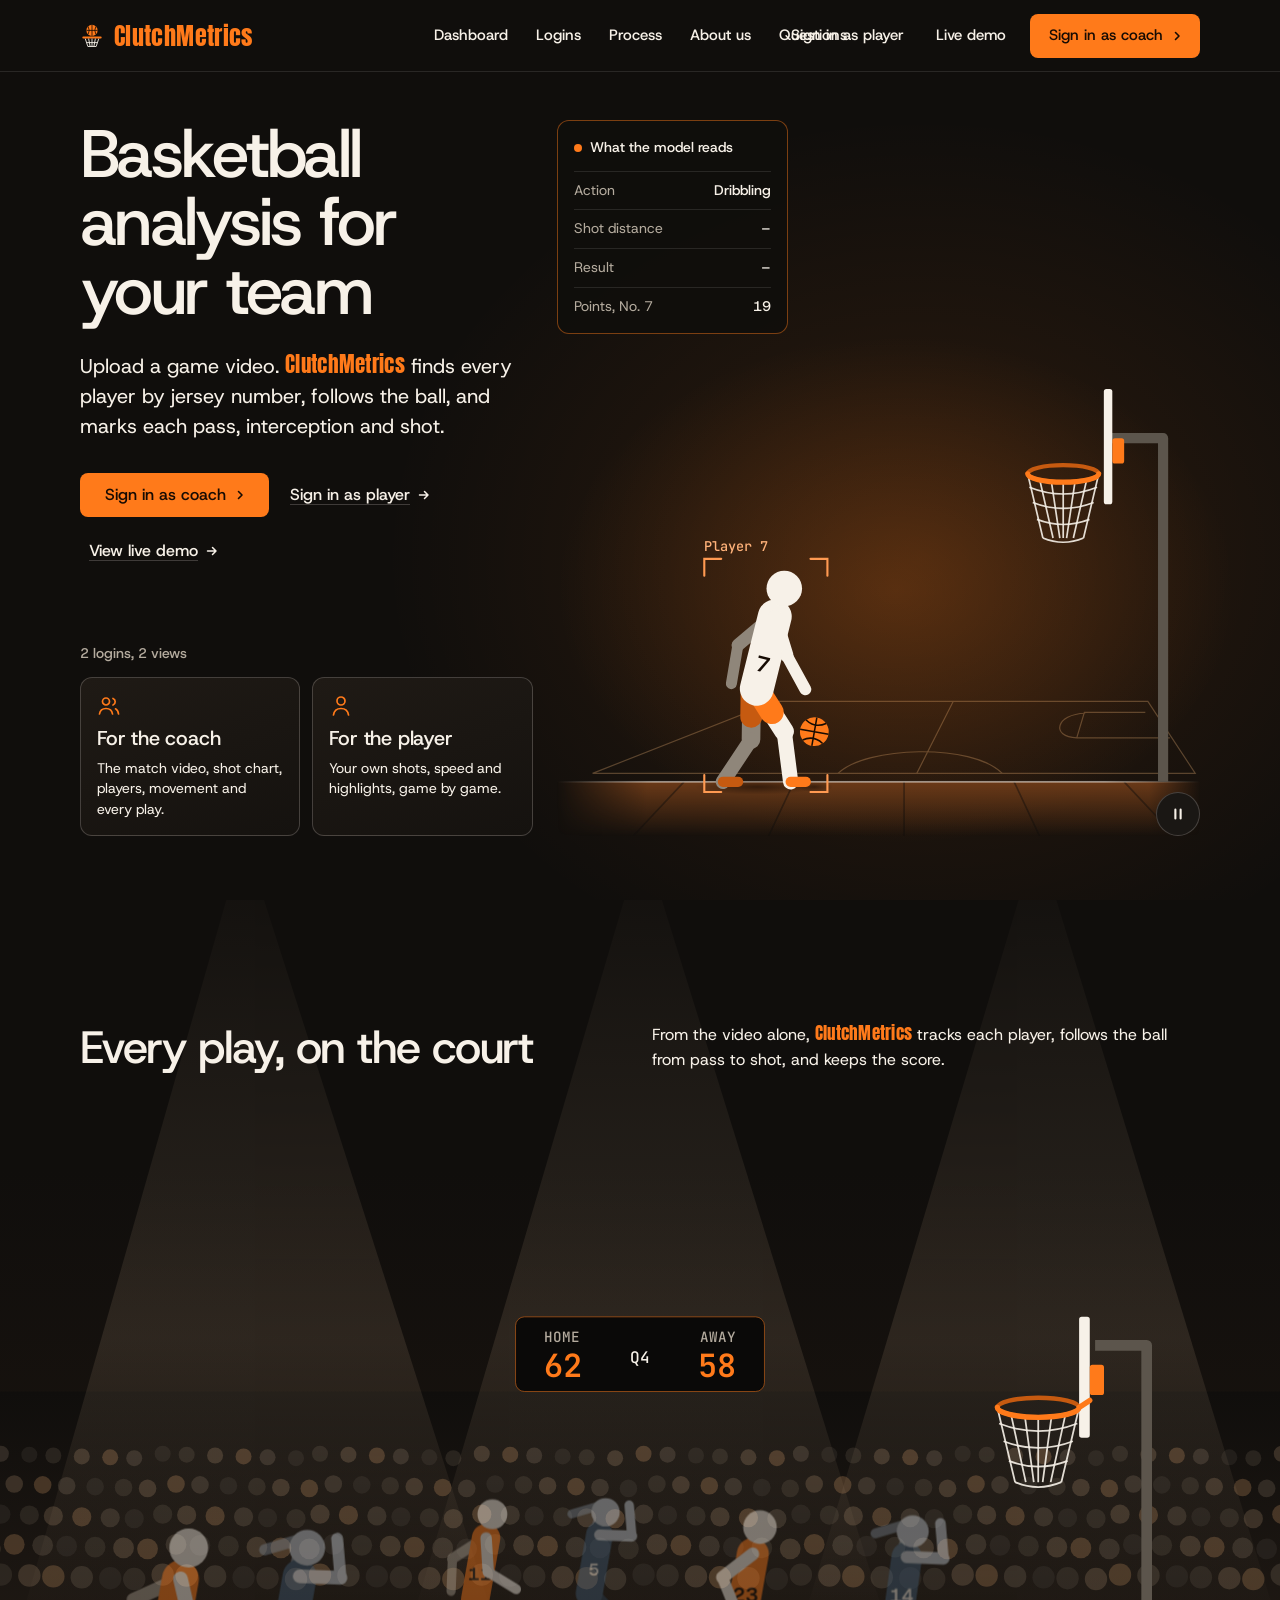
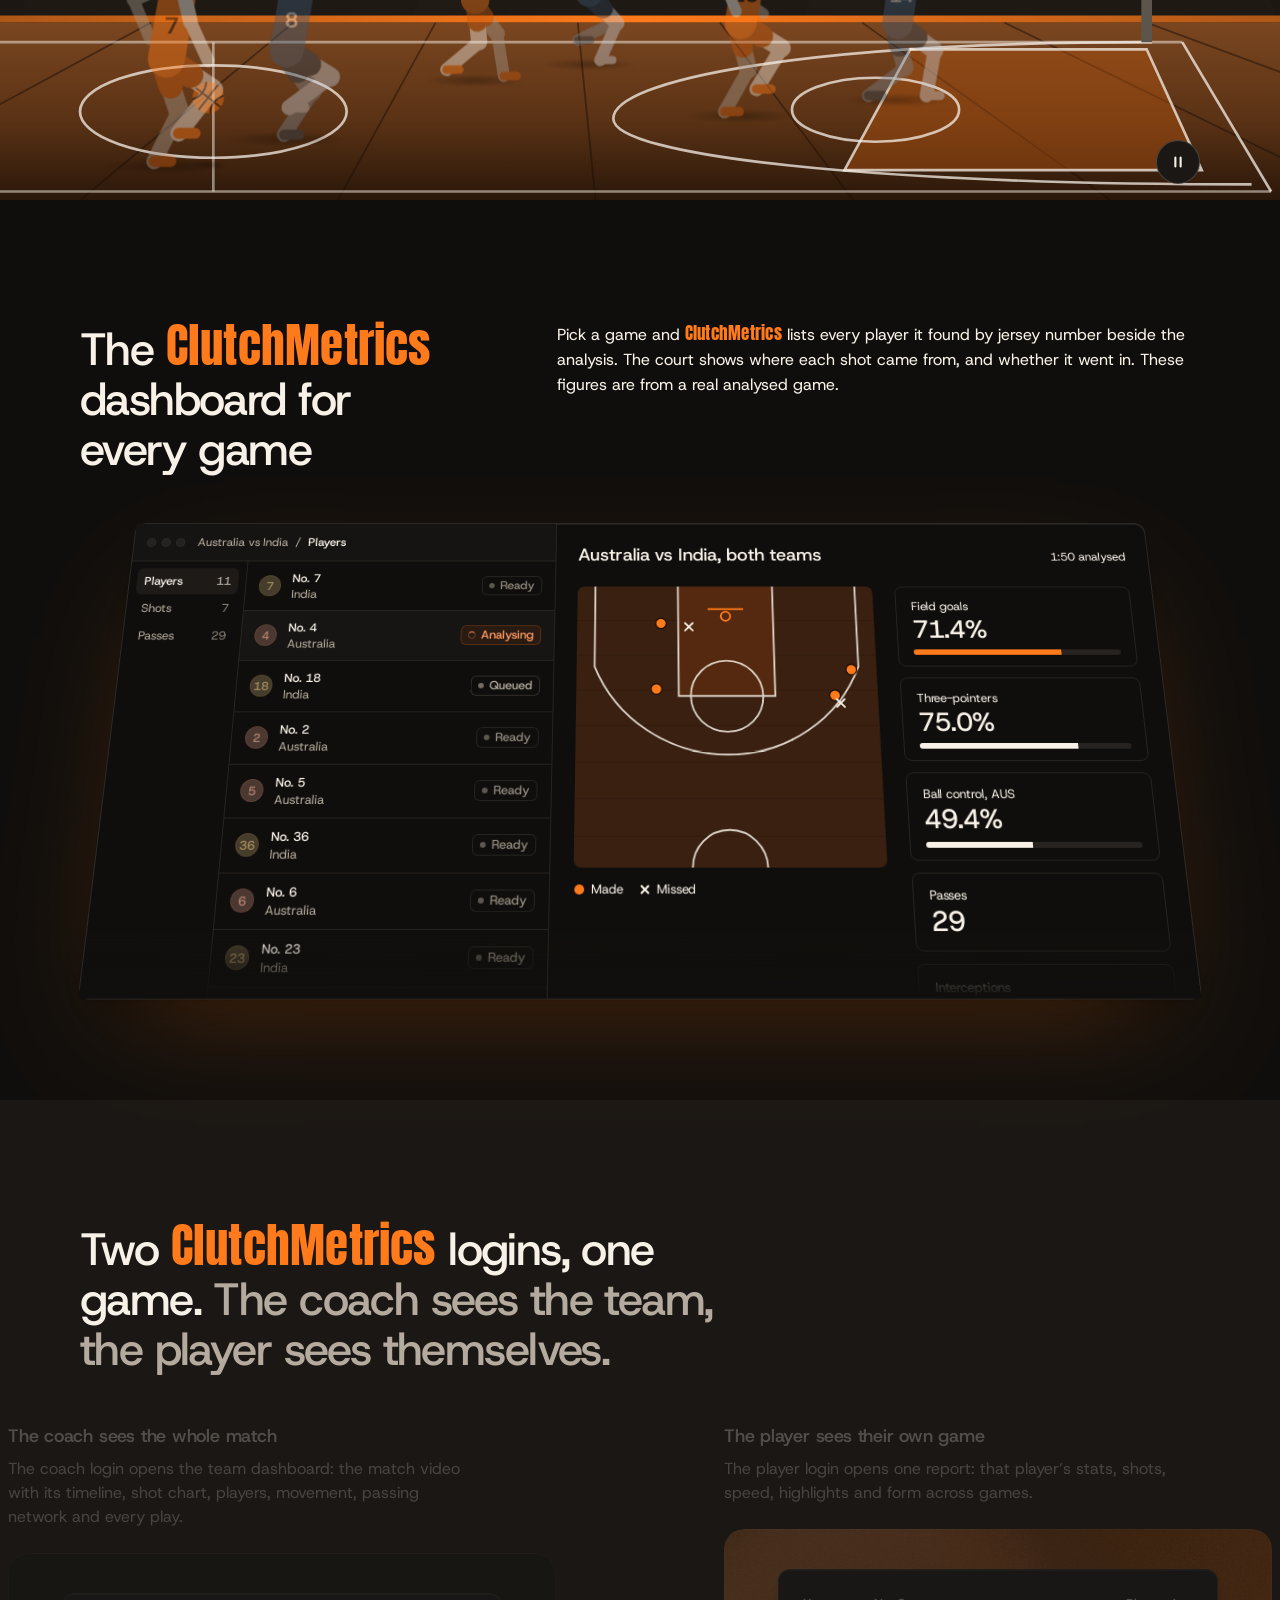
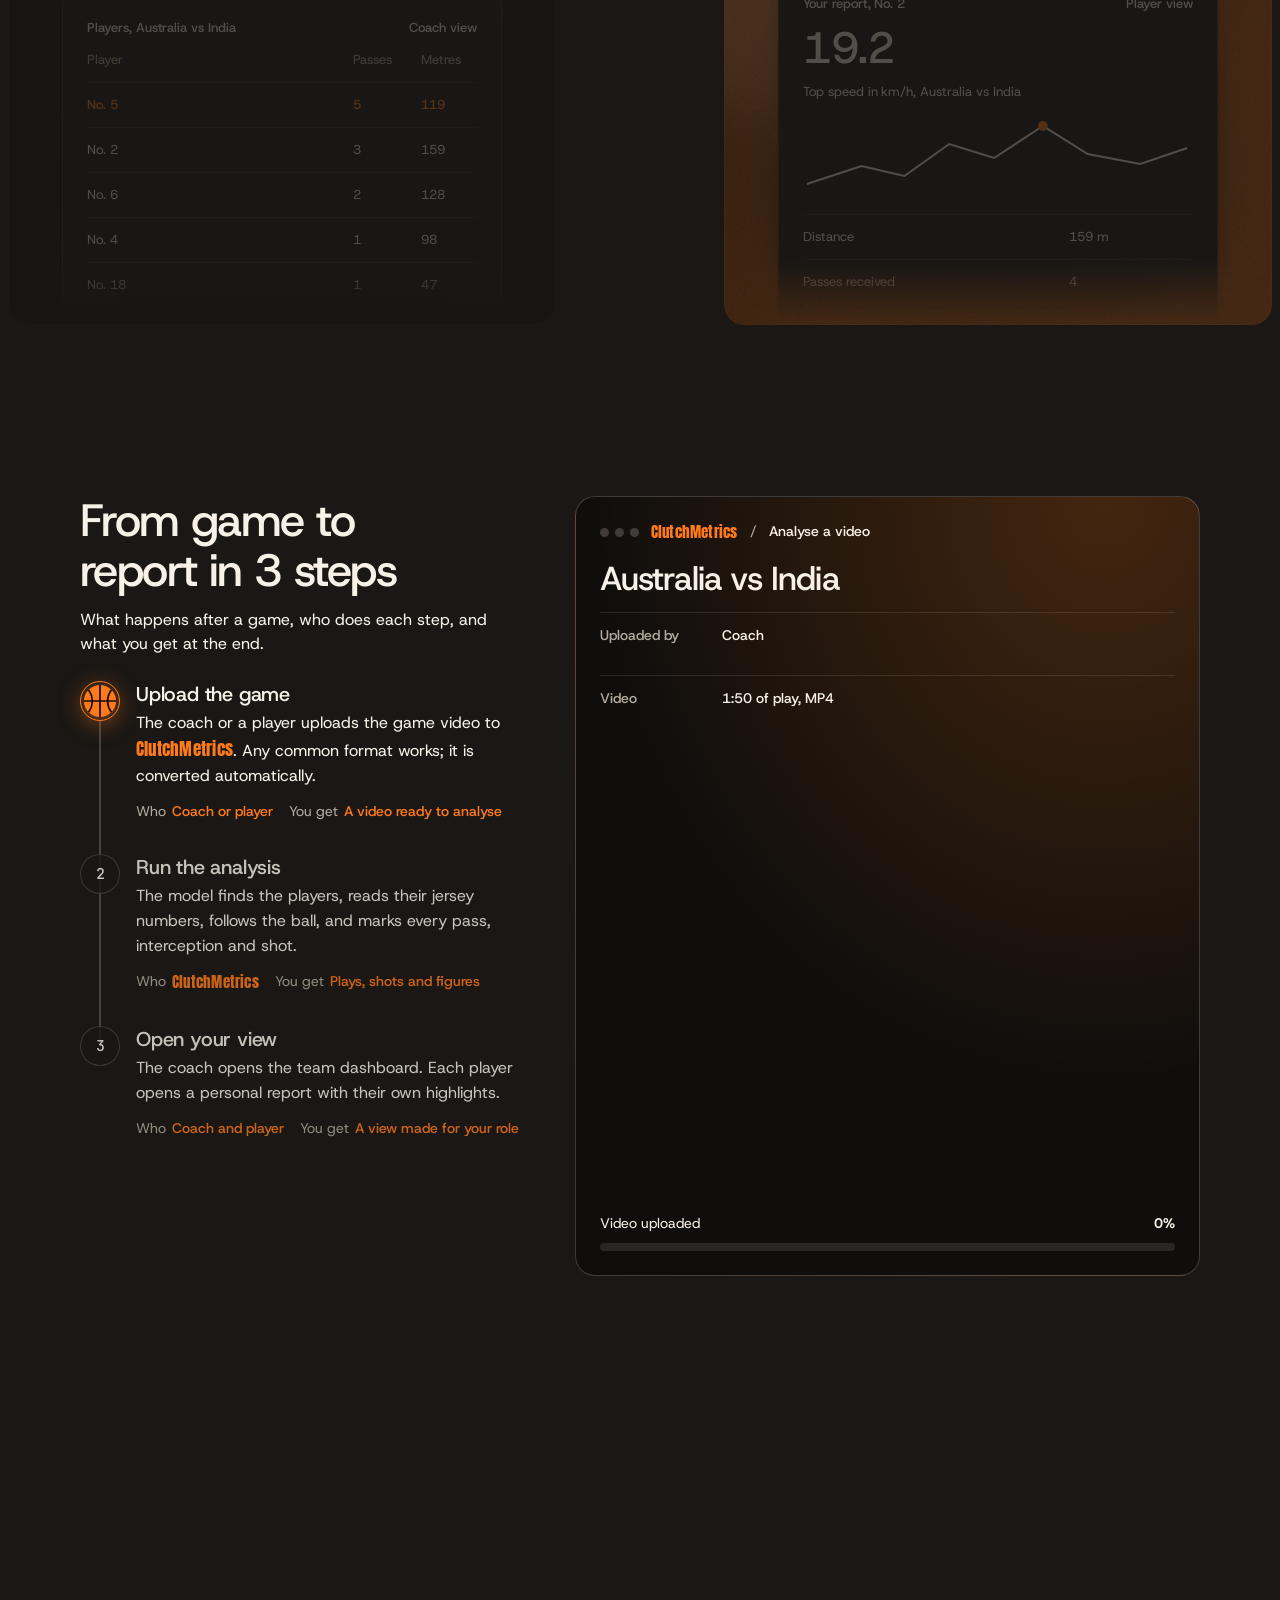
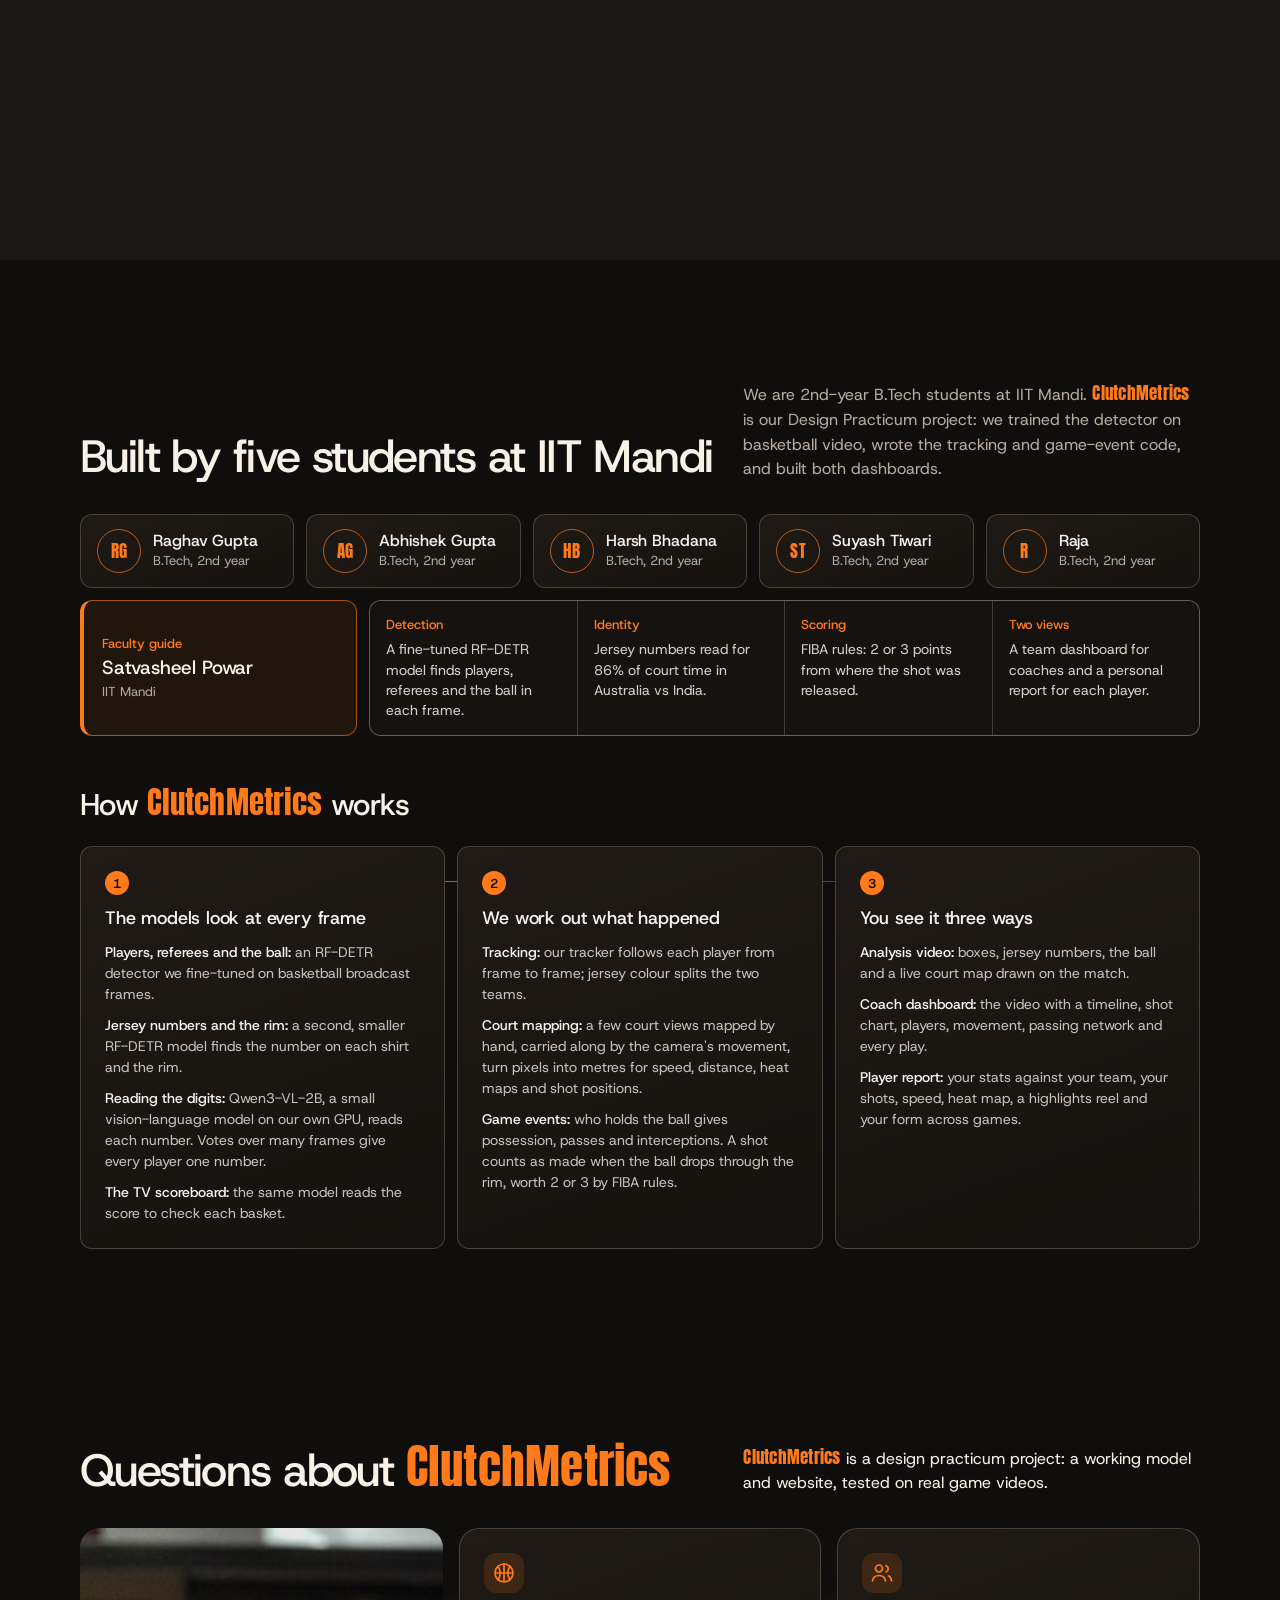
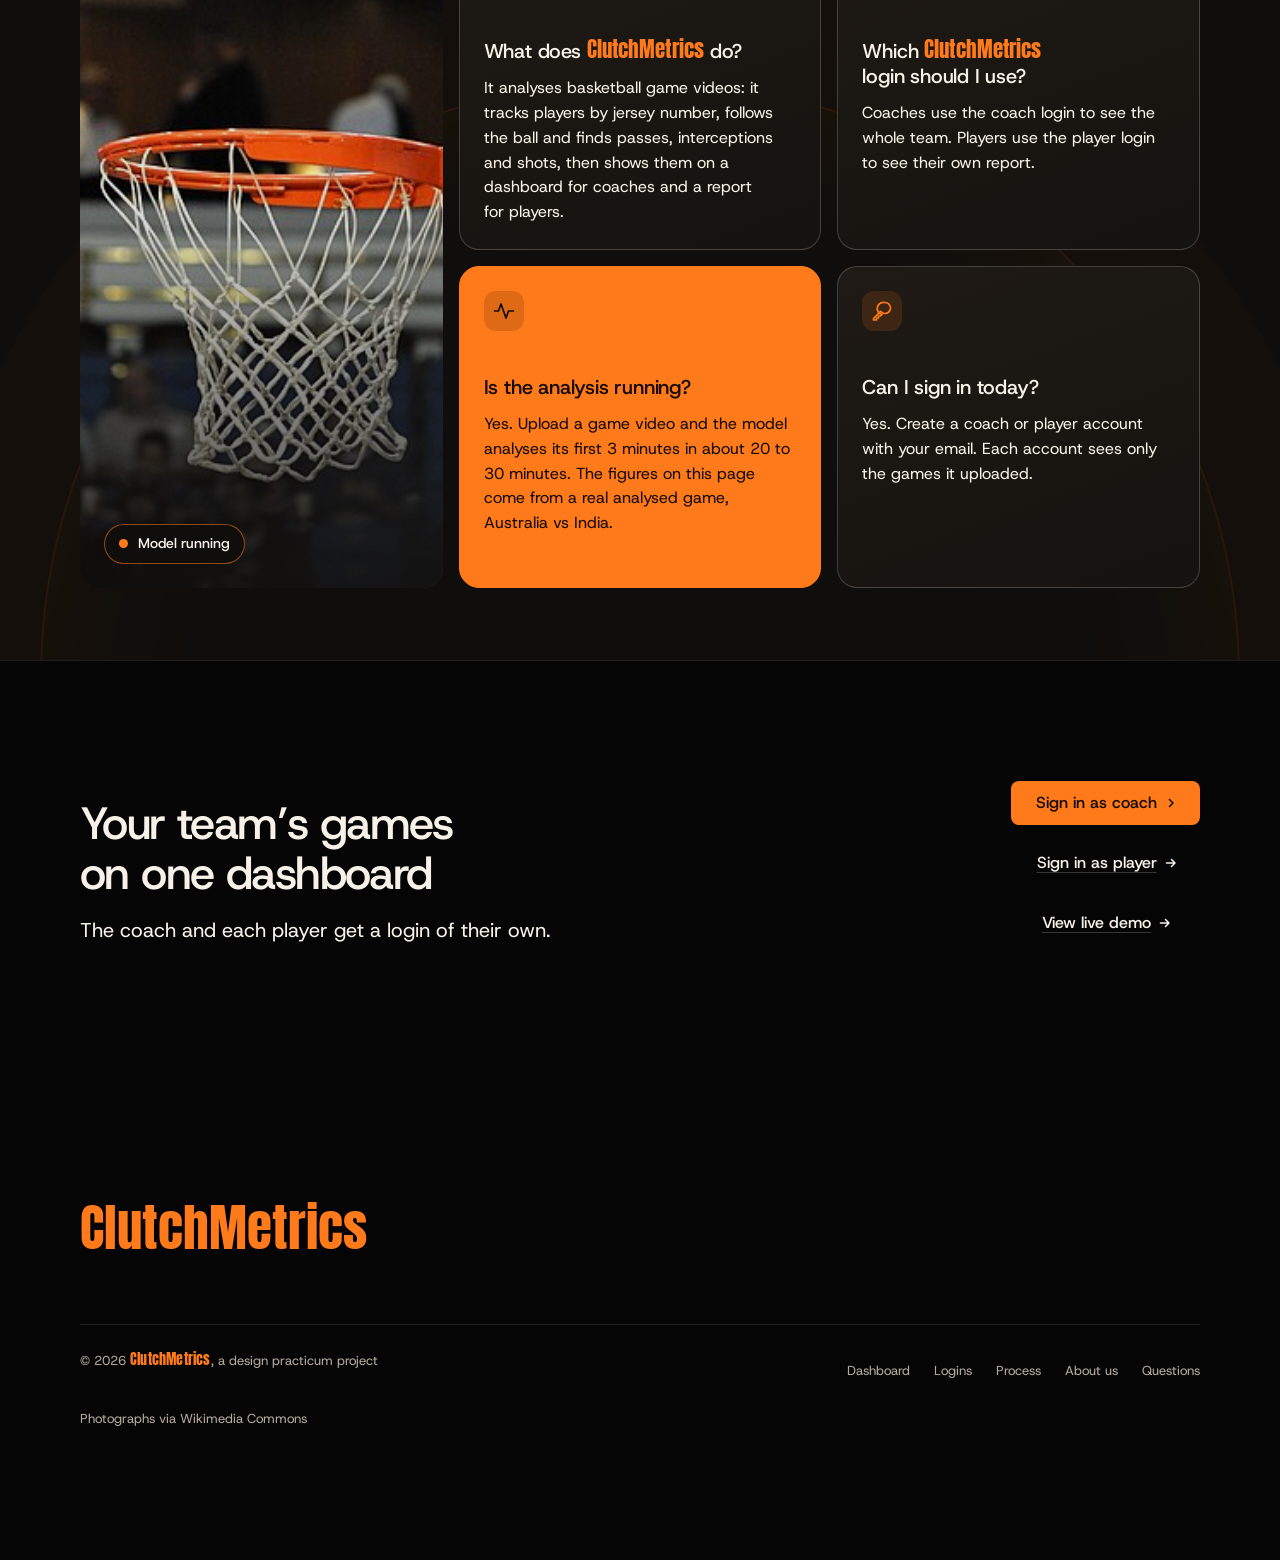
<file: website/index.html>
<!doctype html>
<html lang="en" style="color-scheme: dark" data-type="software" data-radius="soft" data-buttons="arrow" data-motion>
<head>
<meta charset="utf-8">
<meta name="viewport" content="width=device-width, initial-scale=1, viewport-fit=cover">
<title>ClutchMetrics: basketball analysis for coaches and players</title>
<meta name="description" content="ClutchMetrics turns each game into shot charts and player reports, with one login for the coach and another for the player.">
<meta property="og:type" content="website">
<meta property="og:title" content="ClutchMetrics: basketball analysis for coaches and players">
<meta property="og:description" content="Shot charts and player reports from every game, with separate coach and player logins.">
<meta property="og:image" content="share.jpg">
<meta name="twitter:card" content="summary_large_image">
<link rel="icon" href="favicon.svg" type="image/svg+xml">
<meta name="theme-color" content="#100e0c">
<!-- <link rel="canonical" href="https://the-final-domain/"> -->
<meta name="site-kind" content="software">
<meta name="page-type" content="software">
<link rel="preconnect" href="https://fonts.googleapis.com">
<link rel="preconnect" href="https://fonts.gstatic.com" crossorigin>
<link href="https://fonts.googleapis.com/css2?family=Host+Grotesk:wght@400..700&family=JetBrains+Mono:wght@400..500&display=swap" rel="stylesheet">
<link href="https://fonts.googleapis.com/css2?family=Anton&display=swap" rel="stylesheet">
<link rel="stylesheet" href="assets/system.css">
<link rel="stylesheet" href="assets/ui/cards.css">
<link rel="stylesheet" href="assets/motion/motion.css">
<link rel="stylesheet" href="assets/backgrounds/backgrounds.css">
<link rel="stylesheet" href="assets/layout/layout.css">
<link rel="stylesheet" href="assets/icons/icon.css">
<style>
:root {
  --p-bg: #100e0c; --p-surface: #1a1714; --p-ink: #f7f1e8; --p-muted: #b4ab9e;
  --p-accent: #ff7a1a; --p-accent-ink: #160b03; --p-action: #ff7a1a; --p-action-ink: #160b03;
  --p-inv-bg: #0a0908; --p-inv-surface: #1a1714; --p-inv-ink: #f7f1e8; --p-inv-muted: #b4ab9e;
  --p-inv-accent: #ff7a1a; --p-inv-accent-ink: #160b03; --p-inv-action: #ff7a1a; --p-inv-action-ink: #160b03;
  --font-display: "Host Grotesk", system-ui, sans-serif;
  --font-text: "Host Grotesk", system-ui, sans-serif;
  --font-mono: "JetBrains Mono", ui-monospace, "SFMono-Regular", Menlo, Consolas, monospace;
  --display-weight: 500;
  --display-tracking: -0.035em;
  --display-tracking-xl: -0.04em;
}
</style>
<link rel="stylesheet" href="assets/ui/base.css">
<link rel="stylesheet" href="assets/ui/window/fragment.css">
<script>document.documentElement.classList.add('m-enter');setTimeout(()=>document.documentElement.classList.add('m-enter-done'),700)</script>
<script src="assets/backgrounds/backgrounds.js"></script>
<style>
  /* the hero's animated scene */
  .scene { position: relative; }
  .scene__svg { position: absolute; inset: 0; width: 100%; height: 100%; overflow: visible; }
  .scene__num { font: 700 26px var(--font-display); fill: #160b03; stroke: none; }
  .scene__score { font: 600 34px var(--font-display); fill: #ff7a1a; }
  .scene__pause { position: absolute; right: 0; bottom: 0; width: 44px; height: 44px; display: grid; place-items: center; border: 1px solid var(--line-strong); border-radius: 50%; background: var(--surface); color: var(--ink); cursor: pointer; touch-action: manipulation; }
  .scene__pause:hover { border-color: var(--accent); color: var(--accent); }
  .scene__pause[aria-pressed="true"] svg path { d: path("M5 3 13 8 5 13Z"); fill: currentColor; stroke-width: 1; }
  .hero { background: radial-gradient(60% 70% at 72% 62%, rgb(255 122 26 / .12), transparent 70%); }

  /* the court, in dark hardwood */
  .court { display: block; width: 100%; height: 100%; }
  .court__floor { fill: #3a2010; }
  .court__paint { fill: #54290f; }
  .court__plank { stroke: #2c180b; stroke-width: 1; }
  .court__line { fill: none; stroke: #f7f1e8; stroke-opacity: .85; stroke-width: 3; }
  .court__rim { fill: none; stroke: #ff7a1a; stroke-width: 3; }
  .shot--in { fill: #ff7a1a; stroke: #160b03; stroke-width: 2; }
  .shot--out { fill: none; stroke: #f7f1e8; stroke-width: 3; stroke-linecap: round; }

  /* the chart plots itself once, on first view */
  [data-shot] { transform-box: fill-box; transform-origin: center; }
  .is-waiting [data-shot] { opacity: 0; transform: scale(0); }
  .is-plotted [data-shot] { animation: shot-in .42s cubic-bezier(.22, 1.4, .36, 1) backwards; animation-delay: calc(var(--i) * 55ms); }
  @keyframes shot-in { from { opacity: 0; transform: scale(0); } to { opacity: 1; transform: scale(1); } }
  .meter i { transform-origin: left; }
  .is-waiting .meter i { transform: scaleX(0); }
  .is-plotted .meter i { animation: meter-in 1.1s cubic-bezier(.22, 1, .36, 1) backwards; }
  @keyframes meter-in { from { transform: scaleX(0); } to { transform: scaleX(1); } }

  /* a soft orange light on what the pointer is over */
  .app.ui { box-shadow: 0 40px 120px -50px rgb(255 122 26 / .35), var(--u-shadow); }
  #logins .panel { transition: box-shadow .3s ease; }
  #logins .card:hover .panel { box-shadow: 0 0 0 1px rgb(255 122 26 / .6), 0 24px 70px -24px rgb(255 122 26 / .55); }
  .btn--primary:hover { box-shadow: 0 8px 32px -6px rgb(255 122 26 / .7); }
  .app .ui-win__sub { color: var(--u-muted); }
  .closing .close__word { color: var(--accent); }

  /* app frame (sections-library.md, app-frame) */
  #dashboard .wrap { display: flex; flex-direction: column; }
  .app.ui { display: grid; grid-template-columns: minmax(0, 5fr) minmax(0, 7fr); margin-top: var(--s-7); background: var(--u-bg); border: 1px solid var(--u-border); border-radius: var(--u-r); }
  .app > .app__pane { position: relative; min-width: 0; min-height: 0; overflow: hidden; }
  .app > .app__pane + .app__pane { border-left: 1px solid var(--u-line); }
  .app > .app__pane > .ui-panel { width: 100%; border: 0; border-radius: 0; box-shadow: none; }
  .app > .app__pane::after { content: ""; position: absolute; inset: auto 0 0 0; height: 64px; background: linear-gradient(transparent, var(--u-bg)); pointer-events: none; }
  .game { display: grid; grid-template-columns: minmax(0, 1.25fr) minmax(0, 1fr); gap: var(--s-5); padding: var(--s-5); font-size: 13px; }
  .game__head { grid-column: 1 / -1; display: flex; justify-content: space-between; align-items: baseline; gap: var(--s-4); }
  .game__head b { font: 500 20px/1.2 var(--font-display); }
  .game__court { border-radius: var(--r-sm); overflow: hidden; aspect-ratio: 500 / 470; }
  .game__stats { display: grid; align-content: start; gap: var(--s-3); }
  .game__tile { padding: var(--s-3) var(--s-4); border: 1px solid var(--u-line); border-radius: var(--r-sm); font-variant-numeric: tabular-nums; }
  .game__tile b { display: block; font: 500 28px/1.15 var(--font-display); letter-spacing: -.02em; }
  .game__left { display: grid; gap: var(--s-3); align-content: start; }
  .game__legend { display: flex; gap: var(--s-4); }
  .game__legend span { display: inline-flex; align-items: center; gap: 6px; }
  .game__legend svg { width: 12px; height: 12px; }
  .meter { height: 6px; margin-top: 6px; background: var(--u-line); border-radius: 3px; overflow: hidden; }
  .meter i { display: block; height: 100%; background: var(--u-ink); }
  .meter i.is-mark { background: var(--accent); }

  /* the coach and player views */
  #logins .panel { --p-h: 372px; }
  .view { font-size: 13px; padding: var(--s-5); display: grid; gap: var(--s-3); }
  .view__title { display: flex; justify-content: space-between; gap: var(--s-4); font-weight: 500; }
  .view__row { display: grid; grid-template-columns: minmax(0, 1fr) 56px 56px; gap: var(--s-3); padding-top: var(--s-3); border-top: 1px solid var(--u-line); font-variant-numeric: tabular-nums; }
  .view__row--head { color: var(--u-muted, #5d6470); border-top: 0; padding-top: 0; }
  .view__row.is-mark { color: var(--accent); font-weight: 500; }
  .view__big { font: 500 44px/1 var(--font-display); letter-spacing: -.03em; font-variant-numeric: tabular-nums; }
  .view__line { width: 100%; height: 88px; display: block; }
  .view__line path { fill: none; stroke: var(--u-ink); stroke-width: 2; }
  .view__line circle { fill: var(--accent); }

  .foot-nav { display: flex; flex-wrap: wrap; gap: var(--s-2) var(--s-5); }
  .foot-nav a { display: inline-flex; align-items: center; min-height: 44px; }
  .closing .close__word { font-size: calc(min(100vw - 2 * var(--gut), 1280px) * .27); line-height: 1; overflow: visible; }

  @media (max-width: 1023px) {
    .app.ui { grid-template-columns: minmax(0, 1fr); grid-template-rows: auto minmax(0, 1fr); }
    .app > .app__pane--list { max-height: 252px; }
    .app > .app__pane--list::after { display: none; }
    .app .ui-win__side { display: none; }
    .app .ui-win__body { grid-template-columns: minmax(0, 1fr); }
    .app > .app__pane + .app__pane { border-left: 0; border-top: 1px solid var(--u-line); }
  }
  @media (max-width: 639px) {
    .app.ui { grid-template-rows: minmax(0, 1fr); }
    .app > .app__pane--list { display: none; }
    .app > .app__pane + .app__pane { border-top: 0; }
    .game { grid-template-columns: minmax(0, 1fr); }
    #logins .panel { --p-h: 240px; }
  }
  @media (prefers-reduced-motion: reduce) { html { scroll-behavior: auto; } #logins .panel { transition: none; } }
  @media (max-width: 1023px) { .scene { min-height: 280px; } }
</style>
<link rel="stylesheet" href="scroll-fx.css?v=3">
<link rel="stylesheet" href="court-scene.css?v=5">
<link rel="stylesheet" href="cursor.css">
<link rel="stylesheet" href="stat-motion.css?v=1">
<link rel="stylesheet" href="courtside.css?v=1">
</head>
<body>
<!-- type: software
     deal: hero triptych, nav nav-centre, close close-word, footer footer-dark, rhythm surface-pairs, buttons arrow, mark arc, ground sky, effect grain-gradient on the two view panels
     moments: pinned-chapters in #process, because three steps read best beside one frame
     voice: plain courtside language, short sentences, the coach and player named in every section -->

<header class="nav nav--centre">
  <div class="wrap nav__bar">
    <a class="skip-link" href="#top">Skip to content</a>
    <a class="nav__logo" href="#top" translate="no"><svg class="logo" viewBox="0 0 32 32" aria-hidden="true"><circle cx="16" cy="8.500" r="7.500" fill="#ff7a1a"/><path d="M8.500 8.500h15M16 1v15M10.800 3.200q3 5.300 0 10.600M21.200 3.200q-3 5.300 0 10.600" fill="none" stroke="#160b03" stroke-width="1.100"/><path d="M4.500 18h23" fill="none" stroke="#ff7a1a" stroke-width="2.800" stroke-linecap="round"/><path d="M7 19.500 10.500 30h11L25 19.500M11.500 19.500 13.500 30M20.500 19.500 18.500 30M16 19.500V30M8.800 24.800h14.400" fill="none" stroke="#f7f1e8" stroke-width="1.200" stroke-linejoin="round"/></svg><span class="brand" translate="no">ClutchMetrics</span></a>
    <nav class="nav__links" aria-label="Main">
      <div class="nav__item"><a class="nav__link" href="#dashboard">Dashboard</a></div>
      <div class="nav__item"><a class="nav__link" href="#logins">Logins</a></div>
      <div class="nav__item"><a class="nav__link" href="#process">Process</a></div>
      <div class="nav__item"><a class="nav__link" href="#about">About us</a></div>
      <div class="nav__item"><a class="nav__link" href="#questions">Questions</a></div>
    </nav>
    <div class="nav__actions">
      <a class="nav__link" href="login-player.html">Sign in as player</a>
      <a class="nav__link" href="coach-dashboard.html?demo=1">Live demo</a>
      <a class="btn btn--primary" href="login-coach.html">Sign in as coach<svg class="m-arrow" viewBox="0 0 12 12" aria-hidden="true"><path class="m-arrow__stem" d="M1 6h8"/><path class="m-arrow__head" d="M4.5 2.5 8 6l-3.5 3.5"/></svg></a>
    </div>
    <button class="nav__toggle" type="button" aria-expanded="false" aria-label="Menu">
      <svg width="18" height="18" viewBox="0 0 18 18" aria-hidden="true"><path d="M2 5h14M2 13h14" stroke="currentColor" stroke-width="1.6" stroke-linecap="round"/></svg>
    </button>
  </div>
</header>

<main id="top">
  <section class="hero" data-enter aria-labelledby="hero-h">
    <div class="wrap">
      <div class="hero-text grid hero-split">
        <div class="hero-copy span-5">
          <h1 id="hero-h">Basketball analysis for your team</h1>
          <p class="t-lead">Upload a game video. <span class="brand" translate="no">ClutchMetrics</span> finds every player by jersey number, follows the ball, and marks each pass, interception and shot.</p>
          <div class="btn-row">
            <a class="btn btn--primary" href="login-coach.html">Sign in as coach<svg class="m-arrow" viewBox="0 0 12 12" aria-hidden="true"><path class="m-arrow__stem" d="M1 6h8"/><path class="m-arrow__head" d="M4.5 2.5 8 6l-3.5 3.5"/></svg></a>
            <a class="btn btn--secondary" href="login-player.html">Sign in as player</a>
            <a class="btn btn--secondary" href="coach-dashboard.html?demo=1">View live demo</a>
          </div>
          <div class="hero-roles">
            <p class="hero-roles__label">2 logins, 2 views</p>
            <div class="role"><svg class="role__icon" viewBox="0 0 24 24" aria-hidden="true"><path d="M9 11a3.500 3.500 0 1 0 0-7 3.500 3.500 0 0 0 0 7ZM2.500 20c.5-3.600 3-5.500 6.500-5.500s6 1.900 6.500 5.500M16 4.500a3.500 3.500 0 0 1 0 6.500M18.500 14.800c1.700.8 2.700 2.500 3 5.200"/></svg><h2 class="role__title">For the coach</h2><p>The match video, shot chart, players, movement and every play.</p></div>
            <div class="role"><svg class="role__icon" viewBox="0 0 24 24" aria-hidden="true"><path d="M12 11a4 4 0 1 0 0-8 4 4 0 0 0 0 8ZM4.500 21c.6-4.300 3.500-6.500 7.500-6.500s6.900 2.200 7.500 6.500"/></svg><h2 class="role__title">For the player</h2><p>Your own shots, speed and highlights, game by game.</p></div>
          </div>
        </div>
        <div class="hero-visual span-7 start-6 scene">
          <svg class="scene__svg" data-scene viewBox="0 0 760 620" preserveAspectRatio="xMidYMax meet" role="img" aria-label="A basketball player dribbles, jumps and shoots, and the ball drops through the net for 2 points">
            <defs>
              <radialGradient id="scene-pool"><stop offset="0" stop-color="#ff7a1a" stop-opacity=".30"/><stop offset="1" stop-color="#ff7a1a" stop-opacity="0"/></radialGradient>
              <linearGradient id="scene-floor" x1="0" x2="0" y1="0" y2="1"><stop offset="0" stop-color="#6b3a18"/><stop offset="1" stop-color="#6b3a18" stop-opacity="0"/></linearGradient>
              <linearGradient id="scene-edge"><stop offset="0" stop-color="#f7f1e8" stop-opacity="0"/><stop offset=".15" stop-color="#f7f1e8" stop-opacity=".55"/><stop offset=".85" stop-color="#f7f1e8" stop-opacity=".55"/><stop offset="1" stop-color="#f7f1e8" stop-opacity="0"/></linearGradient>
              <linearGradient id="scene-fade-x"><stop offset="0" stop-color="#fff" stop-opacity="0"/><stop offset=".14" stop-color="#fff"/><stop offset=".92" stop-color="#fff"/><stop offset="1" stop-color="#fff" stop-opacity="0"/></linearGradient>
              <mask id="scene-fade" maskUnits="userSpaceOnUse" x="0" y="540" width="760" height="80"><rect y="540" width="760" height="80" fill="url(#scene-fade-x)"/></mask>
              <radialGradient id="scene-shadow"><stop offset="0" stop-color="#000" stop-opacity=".8"/><stop offset="1" stop-color="#000" stop-opacity="0"/></radialGradient>
            </defs>
            <g class="arena-lines" fill="none" stroke="currentColor" aria-hidden="true">
              <path pathLength="1" d="M42 546 258 461H698L754 546Z"/>
              <path pathLength="1" d="M468 461 425 546M332 546C365 514 490 510 526 546"/>
              <path pathLength="1" d="M695 474H623L614 504H724M624 475C589 476 583 503 614 504"/>
            </g>
            <ellipse data-p="pool" cx="400" cy="330" rx="400" ry="300" fill="url(#scene-pool)"/>
            <g mask="url(#scene-fade)"><rect y="556" width="760" height="64" fill="url(#scene-floor)"/>
            <path d="M90 620 150 556M250 620 280 556M410 620 410 556M570 620 540 556M730 620 670 556" stroke="#100e0c" stroke-opacity=".45" stroke-width="2"/></g>
            <rect y="555" width="760" height="2" fill="url(#scene-edge)"/>

            <path d="M716 556V150H654" fill="none" stroke="#5c554c" stroke-width="12" stroke-linejoin="round"/>
            <rect x="646" y="92" width="10" height="136" rx="3" fill="#f7f1e8"/>
            <rect x="656" y="150" width="14" height="30" rx="3" fill="#ff7a1a"/>
            <ellipse cx="598" cy="192" rx="42" ry="10" fill="none" stroke="#c65a10" stroke-width="5"/>

            <ellipse data-p="playerShadow" rx="74" ry="9" fill="url(#scene-shadow)"/>
            <ellipse data-p="ballShadow" rx="24" ry="6" fill="url(#scene-shadow)"/>
            <path data-p="trail" fill="none" stroke="#ff7a1a" stroke-width="3" stroke-linecap="round" stroke-linejoin="round" opacity="0"/>

            <g fill="none" stroke-linecap="round">
              <g stroke="#8f867a">
                <line data-p="farArmU" stroke-width="15"/><line data-p="farArmL" stroke-width="13"/>
                <line data-p="farThigh" stroke-width="22"/><line data-p="farShin" stroke-width="17"/>
              </g>
              <line data-p="farShoe" stroke="#c65a10" stroke-width="12"/>
              <line data-p="shortsF" stroke="#c65a10" stroke-width="26"/>
              <g stroke="#f7f1e8">
                <line data-p="nearThigh" stroke-width="23"/><line data-p="nearShin" stroke-width="18"/>
              </g>
              <line data-p="nearShoe" stroke="#ff7a1a" stroke-width="12"/>
              <line data-p="shortsN" stroke="#ff7a1a" stroke-width="28"/>
              <line data-p="torso" stroke="#f7f1e8" stroke-width="40"/>
              <g data-p="number"><text class="scene__num" text-anchor="middle" y="9">7</text></g>
            </g>
            <circle data-p="head" r="21" fill="#f7f1e8"/>

            <g data-p="ball">
              <circle r="17" fill="#ff7a1a"/>
              <path d="M-17 0H17M0-17V17M-12-12Q-4 0-12 12M12-12Q4 0 12 12" fill="none" stroke="#160b03" stroke-width="1.8"/>
            </g>
            <g fill="none" stroke-linecap="round">
              <g stroke="#f7f1e8">
                <line data-p="nearArmU" stroke-width="16"/><line data-p="nearArmL" stroke-width="14"/>
              </g>
            </g>

            <g data-p="net" fill="none" stroke="#f7f1e8" stroke-opacity=".9" stroke-width="2">
              <path d="M556 192 574 268M570 198 586 268M584 201 594 268M598 202 598 268M612 201 602 268M626 198 610 268M640 192 622 268"/>
              <path d="M558 208Q598 224 638 208M562 226Q598 240 634 226M567 246Q598 258 629 246M574 268Q598 278 622 268"/>
            </g>
            <ellipse data-p="flash" rx="42" ry="10" fill="none" stroke="#ffb27a" stroke-width="3" opacity="0"/>
            <path data-p="rimFront" d="M556 192A42 10 0 0 0 640 192" fill="none" stroke="#ff7a1a" stroke-width="6" stroke-linecap="round"/>
            <g data-p="sparks"></g>
            <g data-p="trackPlayer" fill="none" stroke="#ff9a52" stroke-width="2.5" stroke-linecap="round">
              <path data-p="trackCorners"/>
              <text data-p="trackLabel" class="scene__tag" stroke="none">Player 7</text>
            </g>
            <g data-p="trackBall" opacity="0"><circle r="27" fill="none" stroke="#ff9a52" stroke-width="2" stroke-dasharray="5 6"/><text class="scene__tag" text-anchor="middle" y="-37">Ball</text></g>
            <g data-p="arcTag" opacity="0" transform="translate(446 -16)"><text class="scene__stat" text-anchor="middle">Shot, 4.2 m out</text></g>
            <g data-p="score" opacity="0"><text class="scene__score" text-anchor="end">+2</text></g>
          </svg>
          <div class="read" data-read aria-hidden="true">
            <p class="read__title"><span class="read__dot"></span>What the model reads</p>
            <div class="read__row"><span>Action</span><b data-read-action>Dribbling</b></div>
            <div class="read__row"><span>Shot distance</span><b data-read-arc>–</b></div>
            <div class="read__row"><span>Result</span><b data-read-result>–</b></div>
            <div class="read__row"><span>Points, No. 7</span><b data-read-points>19</b></div>
          </div>
          <button class="scene__pause" type="button" data-scene-pause aria-pressed="false" aria-label="Pause the animation">
            <svg viewBox="0 0 16 16" width="14" height="14" aria-hidden="true"><path d="M5 3v10M11 3v10" stroke="currentColor" stroke-width="2.4" stroke-linecap="round"/></svg>
          </button>
        </div>
      </div>
    </div>
  </section>

  <section class="court-sec" id="court" aria-labelledby="court-h">
    <div class="wrap court-sec__wrap"><div class="court-sec__head">
      <h2 id="court-h">Every play, on the court</h2>
      <p>From the video alone, <span class="brand" translate="no">ClutchMetrics</span> tracks each player, follows the ball from pass to shot, and keeps the score.</p>
    </div></div>
    <div class="court-stage">
      <svg class="court-stage__svg" data-court-scene viewBox="0 0 1440 640" preserveAspectRatio="xMidYMax meet" role="img" aria-label="Six players on a court run one play: a guard dribbles and passes to the wing, the wing lobs to a cutting team-mate, he dunks for 2 points and the crowd reacts">
        <defs>
          <linearGradient id="court-wood" x1="0" x2="0" y1="0" y2="1"><stop offset="0" stop-color="#7a4620"/><stop offset=".55" stop-color="#5a3215"/><stop offset="1" stop-color="#2a170a"/></linearGradient>
          <linearGradient id="court-beam" x1="0" x2="0" y1="0" y2="1"><stop offset="0" stop-color="#ffd9b0" stop-opacity=".02"/><stop offset=".62" stop-color="#ffd9b0" stop-opacity=".2"/><stop offset="1" stop-color="#ffd9b0" stop-opacity="0"/></linearGradient>
          <radialGradient id="court-shadow"><stop offset="0" stop-color="#000" stop-opacity=".85"/><stop offset="1" stop-color="#000" stop-opacity="0"/></radialGradient>
          <linearGradient id="court-led"><stop offset="0" stop-color="#ff7a1a" stop-opacity=".2"/><stop offset=".5" stop-color="#ff7a1a"/><stop offset="1" stop-color="#ff7a1a" stop-opacity=".2"/></linearGradient>
          <linearGradient id="court-stands" x1="0" x2="0" y1="0" y2="1"><stop offset="0" stop-color="#100e0c"/><stop offset="1" stop-color="#1e1813"/></linearGradient>
        </defs>

        <rect x="-900" y="180" width="3240" height="260" fill="url(#court-stands)"/>
        <g data-c="crowd"></g>
        <g data-c="beams" fill="url(#court-beam)">
          <path d="M268 -420 282 -420 560 450 20 450Z"/>
          <path d="M716 -420 730 -420 1000 450 460 450Z"/>
          <path d="M1160 -420 1174 -420 1440 450 900 450Z"/>
        </g>

        <g class="scoreboard">
          <rect x="580" y="96" width="280" height="84" rx="10" fill="#0a0908" stroke="#ff7a1a" stroke-opacity=".55"/>
          <text x="612" y="124" class="scoreboard__label">HOME</text><text x="828" y="124" class="scoreboard__label" text-anchor="end">AWAY</text>
          <text x="612" y="164" class="scoreboard__num" data-c="home">62</text><text x="828" y="164" class="scoreboard__num" text-anchor="end">58</text>
          <text x="720" y="148" class="scoreboard__clock" text-anchor="middle">Q4</text>
        </g>

        <rect x="-900" y="432" width="3240" height="8" fill="url(#court-led)"/>
        <rect x="-900" y="440" width="3240" height="200" fill="url(#court-wood)"/>
        <path d="M-200 640 170 440M90 640 330 440M380 640 490 440M670 640 650 440M960 640 810 440M1250 640 970 440M1540 640 1130 440M1830 640 1290 440" stroke="#1d0f06" stroke-opacity=".5" stroke-width="2"/>
        <g fill="none" stroke="#f7f1e8" stroke-opacity=".75" stroke-width="3">
          <path d="M-900 462H1330M-900 630H1430" stroke-opacity=".5"/>
          <path d="M1330 462 1430 630"/>
          <path d="M1024 470H1290L1352 606H950Z" fill="#b5540f" fill-opacity=".42"/>
          <ellipse cx="985" cy="538" rx="94" ry="36"/>
          <path d="M1296 462C900 462 690 505 690 548C690 590 980 622 1408 622"/>
          <ellipse cx="240" cy="540" rx="150" ry="52"/>
          <path d="M240 462V630" stroke-opacity=".5"/>
        </g>

        <g data-c="board">
          <path d="M1290 462V128H1232" fill="none" stroke="#5c554c" stroke-width="12" stroke-linejoin="round"/>
          <rect x="1214" y="96" width="12" height="136" rx="3" fill="#f7f1e8"/>
          <rect x="1226" y="150" width="16" height="34" rx="3" fill="#ff7a1a"/>
        </g>
        <ellipse cx="1168" cy="198" rx="46" ry="11" fill="none" stroke="#c65a10" stroke-width="5"/>

        <g data-c="players"></g>
        <g data-c="ballLayer">
          <ellipse data-c="ballShadow" ry="5" fill="url(#court-shadow)"/>
          <g data-c="ball"><circle r="17" fill="#ff7a1a"/><path d="M-17 0H17M0-17V17M-12-12Q-4 0-12 12M12-12Q4 0 12 12" fill="none" stroke="#160b03" stroke-width="1.8"/></g>
        </g>

        <g data-c="net" fill="none" stroke="#f7f1e8" stroke-opacity=".9" stroke-width="2">
          <path d="M1122 198 1142 282M1137 204 1154 282M1153 208 1163 282M1168 209 1168 282M1183 208 1173 282M1199 204 1182 282M1214 198 1194 282"/>
          <path d="M1124 216Q1168 233 1212 216M1129 236Q1168 251 1207 236M1135 258Q1168 271 1201 258M1142 282Q1168 293 1194 282"/>
        </g>
        <path data-c="rim" d="M1122 198A46 11 0 0 0 1214 198L1226 190" fill="none" stroke="#ff7a1a" stroke-width="6" stroke-linecap="round"/>
        <g data-c="sparks"></g>
        <g data-c="points" opacity="0"><text class="court__points" text-anchor="end">+2</text></g>
        <g data-c="tagPass" opacity="0" transform="translate(640 270)"><text class="court__tag" text-anchor="middle">Pass</text></g>
        <g data-c="tagAssist" opacity="0" transform="translate(1000 60)"><text class="court__tag" text-anchor="middle">Shot</text></g>
      </svg>
      <button class="scene__pause court-stage__pause" type="button" data-court-pause aria-pressed="false" aria-label="Pause the animation">
        <svg viewBox="0 0 16 16" width="14" height="14" aria-hidden="true"><path d="M5 3v10M11 3v10" stroke="currentColor" stroke-width="2.4" stroke-linecap="round"/></svg>
      </button>
    </div>
  </section>

  <section class="section" id="dashboard" aria-labelledby="dashboard-h">
    <div class="wrap">
      <div class="grid grid--top">
        <h2 class="span-5" id="dashboard-h">The <span class="brand" translate="no">ClutchMetrics</span> dashboard for every game</h2>
        <p class="span-7 start-6">Pick a game and <span class="brand" translate="no">ClutchMetrics</span> lists every player it found by jersey number beside the analysis. The court shows where each shot came from, and whether it went in. These figures are from a real analysed game.</p>
      </div>
      <div class="ui app fill" role="img" aria-label="The ClutchMetrics dashboard for Australia vs India: the players found by jersey number beside a half-court shot chart, with field goals, three-pointers, ball control, passes and interceptions" data-ui-pause-host>
        <div class="app__pane app__pane--list" data-ui-loop>
          <div class="ui ui-panel ui-win" data-ui="window" data-open="Queued" data-work="Analysing" data-done="Ready">
            <div class="ui-win__bar">
              <span class="ui-dots" aria-hidden="true"><i></i><i></i><i></i></span>
              <span class="ui-win__crumb">Australia vs India <i>/</i> <b>Players</b></span>
              <span class="ui-spacer"></span>
            </div>
            <div class="ui-win__body">
              <nav class="ui-win__side" aria-hidden="true">
                <span class="ui-win__nav is-on">Players<em>11</em></span>
                <span class="ui-win__nav">Shots<em>7</em></span>
                <span class="ui-win__nav">Passes<em>29</em></span>
              </nav>
              <div class="ui-win__main">
                <div class="ui-win__cols" aria-hidden="true"><span>No.</span><span>Team</span><span>Status</span><span>Pts</span></div>
                <ul class="ui-win__rows">
                  <li class="ui-win__row" data-row><span class="ui-avatar" data-tone="2">7</span><span class="ui-win__who">No. 7</span><span class="ui-win__sub">India</span><span class="ui-win__st" data-st>Queued</span><span class="ui-win__age">5</span></li>
                  <li class="ui-win__row" data-row><span class="ui-avatar" data-tone="1">4</span><span class="ui-win__who">No. 4</span><span class="ui-win__sub">Australia</span><span class="ui-win__st" data-st>Queued</span><span class="ui-win__age">3</span></li>
                  <li class="ui-win__row" data-row><span class="ui-avatar" data-tone="2">18</span><span class="ui-win__who">No. 18</span><span class="ui-win__sub">India</span><span class="ui-win__st" data-st>Queued</span><span class="ui-win__age">2</span></li>
                  <li class="ui-win__row" data-row><span class="ui-avatar" data-tone="1">2</span><span class="ui-win__who">No. 2</span><span class="ui-win__sub">Australia</span><span class="ui-win__st is-done" data-st>Ready</span><span class="ui-win__age">0</span></li>
                  <li class="ui-win__row" data-row><span class="ui-avatar" data-tone="1">5</span><span class="ui-win__who">No. 5</span><span class="ui-win__sub">Australia</span><span class="ui-win__st is-done" data-st>Ready</span><span class="ui-win__age">0</span></li>
                  <li class="ui-win__row" data-row><span class="ui-avatar" data-tone="2">36</span><span class="ui-win__who">No. 36</span><span class="ui-win__sub">India</span><span class="ui-win__st is-done" data-st>Ready</span><span class="ui-win__age">0</span></li>
                  <li class="ui-win__row" data-row><span class="ui-avatar" data-tone="1">6</span><span class="ui-win__who">No. 6</span><span class="ui-win__sub">Australia</span><span class="ui-win__st is-done" data-st>Ready</span><span class="ui-win__age">0</span></li>
                  <li class="ui-win__row" data-row><span class="ui-avatar" data-tone="2">23</span><span class="ui-win__who">No. 23</span><span class="ui-win__sub">India</span><span class="ui-win__st is-done" data-st>Ready</span><span class="ui-win__age">0</span></li>
                  <li class="ui-win__row" data-row><span class="ui-avatar" data-tone="1">16</span><span class="ui-win__who">No. 16</span><span class="ui-win__sub">Australia</span><span class="ui-win__st is-done" data-st>Ready</span><span class="ui-win__age">0</span></li>
                  <li class="ui-win__row" data-row><span class="ui-avatar" data-tone="1">18</span><span class="ui-win__who">No. 18</span><span class="ui-win__sub">Australia</span><span class="ui-win__st is-done" data-st>Ready</span><span class="ui-win__age">0</span></li>
                </ul>
              </div>
            </div>
          </div>
        </div>
        <div class="app__pane app__pane--open">
          <div class="game" data-plot>
            <div class="game__head"><b>Australia vs India, both teams</b><span>1:50 analysed</span></div>
            <div class="game__left"><div class="game__court">
              <svg class="court" viewBox="0 0 500 470" aria-hidden="true">
                <rect class="court__floor" width="500" height="470"/>
                <path class="court__plank" d="M0 60H500M0 120H500M0 180H500M0 240H500M0 300H500M0 360H500M0 420H500"/>
                <rect class="court__paint" x="170" width="160" height="190"/>
                <path class="court__line" d="M170 0V190H330V0M190 190A60 60 0 0 0 310 190M190 190A60 60 0 0 1 310 190M30 0V140A237.5 237.5 0 0 0 470 140V0M190 470A60 60 0 0 1 310 470"/>
                <path class="court__rim" d="M220 40H280"/>
                <circle class="court__rim" cx="250" cy="52.5" r="8"/>
                <circle data-shot class="shot--in" cx="458" cy="145" r="9"/><circle data-shot class="shot--in" cx="429" cy="189" r="9"/><circle data-shot class="shot--in" cx="133" cy="178" r="9"/><circle data-shot class="shot--in" cx="141" cy="65" r="9"/>
                <path data-shot class="shot--out" d="M431.5 195.5l13 13m0-13l-13 13"/><path data-shot class="shot--out" d="M181.5 64.5l13 13m0-13l-13 13"/>
              </svg>
            </div>
            <div class="game__legend">
              <span><svg viewBox="0 0 12 12" aria-hidden="true"><circle cx="6" cy="6" r="5" fill="#ff7a1a"/></svg>Made</span>
              <span><svg viewBox="0 0 12 12" aria-hidden="true"><path d="M2 2l8 8m0-8l-8 8" stroke="#f7f1e8" stroke-width="2"/></svg>Missed</span>
            </div></div>
            <div class="game__stats">
              <div class="game__tile">Field goals<b data-count="71.4" data-places="1" data-unit="%">71.4%</b><div class="meter"><i class="is-mark" style="width: 71.4%"></i></div></div>
              <div class="game__tile">Three-pointers<b data-count="75" data-places="1" data-unit="%">75.0%</b><div class="meter"><i style="width: 75%"></i></div></div>
              <div class="game__tile">Ball control, AUS<b data-count="49.4" data-places="1" data-unit="%">49.4%</b><div class="meter"><i style="width: 49.4%"></i></div></div>
              <div class="game__tile">Passes<b data-count="29">29</b></div>
              <div class="game__tile">Interceptions<b data-count="2">2</b></div>
            </div>
          </div>
        </div>
      </div>
    </div>
  </section>

  <section class="section ground-surface" id="logins" aria-labelledby="logins-h">
    <div class="wrap">
      <div class="section-head">
        <h2 id="logins-h">Two <span class="brand" translate="no">ClutchMetrics</span> logins, one game. <span class="muted">The coach sees the team, the player sees themselves.</span></h2>
      </div>
      <div class="grid">
        <article class="card card--row card--open span-6 m-nolift">
          <h3>The coach sees the whole match</h3>
          <p>The coach login opens the team dashboard: the match video with its timeline, shot chart, players, movement, passing network and every play.</p>
          <div class="panel" data-fx="grain-gradient" data-fx-seed="31" data-fx-palette='{"bg":"#b4581c","surface":"#d9762e","ink":"#160b03","muted":"#3a2413","accent":"#f09a54"}' data-fx-params='{"speed":0,"grainMotion":0,"calm":0.2}'>
            <div class="stage stage--fade-b"><div class="at-rise fit" style="--fit-max:440px;--ax:max(24px, 50% - 220px);--ay:40px;--ay-sm:16px">
              <div class="ui ui-panel view" role="img" aria-label="Coach view: Australia's players in the game against India, with passes made and metres covered">
                <div class="view__title"><span>Players, Australia vs India</span><span>Coach view</span></div>
                <div class="view__row view__row--head"><span>Player</span><span>Passes</span><span>Metres</span></div>
                <div class="view__row is-mark"><span>No. 5</span><span>5</span><span>119</span></div>
                <div class="view__row"><span>No. 2</span><span>3</span><span>159</span></div>
                <div class="view__row"><span>No. 6</span><span>2</span><span>128</span></div>
                <div class="view__row"><span>No. 4</span><span>1</span><span>98</span></div>
                <div class="view__row"><span>No. 18</span><span>1</span><span>47</span></div>
                <div class="view__row"><span>No. 16</span><span>0</span><span>101</span></div>
              </div>
            </div></div>
          </div>
        </article>
        <article class="card card--row card--open span-6 m-nolift">
          <h3>The player sees their own game</h3>
          <p>The player login opens one report: that player’s stats, shots, speed, highlights and form across games.</p>
          <div class="panel" data-fx="grain-gradient" data-fx-seed="58" data-fx-palette='{"bg":"#b4581c","surface":"#d9762e","ink":"#160b03","muted":"#3a2413","accent":"#f09a54"}' data-fx-params='{"speed":0,"grainMotion":0,"calm":0.2}'>
            <div class="stage stage--fade-b"><div class="at-rise fit" style="--fit-max:440px;--ax:max(24px, 50% - 220px);--ay:40px;--ay-sm:16px">
              <div class="ui ui-panel view" role="img" aria-label="Player view: number 2 of Australia reached 19.2 km/h and covered 159 metres, the most in his team">
                <div class="view__title"><span>Your report, No. 2</span><span>Player view</span></div>
                <div class="view__big">19.2</div>
                <span>Top speed in km/h, Australia vs India</span>
                <svg class="view__line" viewBox="0 0 400 88" preserveAspectRatio="none" aria-hidden="true"><path vector-effect="non-scaling-stroke" d="M4 70L60 52L104 62L150 30L196 44L246 12L292 40L346 50L394 34"/><circle cx="246" cy="12" r="5"/></svg>
                <div class="view__row"><span>Distance</span><span>159 m</span><span></span></div>
                <div class="view__row"><span>Passes received</span><span>4</span><span></span></div>
                <div class="view__row"><span>Interceptions</span><span>1</span><span></span></div>
              </div>
            </div></div>
          </div>
        </article>
      </div>
    </div>
  </section>

  <section class="process ground-surface" id="process" data-process aria-labelledby="process-h">
    <div class="process__stage"><div class="wrap process__grid">
      <div class="process__head">
        <h2 id="process-h">From game to report in 3 steps</h2>
        <p>What happens after a game, who does each step, and what you get at the end.</p>
      </div>
      <ol class="steps">
        <svg class="steps__ball" viewBox="-18 -18 36 36" aria-hidden="true"><circle r="17" fill="#ff7a1a"/><path d="M-17 0H17M0-17V17M-12-12Q-4 0-12 12M12-12Q4 0 12 12" fill="none" stroke="#160b03" stroke-width="1.8"/></svg>
        <li class="step is-on">
          <span class="step__disc" aria-hidden="true">1</span>
          <h3>Upload the game</h3>
          <p>The coach or a player uploads the game video to <span class="brand" translate="no">ClutchMetrics</span>. Any common format works; it is converted automatically.</p>
          <dl class="step__meta"><div><dt>Who</dt><dd>Coach or player</dd></div><div><dt>You get</dt><dd>A video ready to analyse</dd></div></dl>
        </li>
        <li class="step">
          <span class="step__disc" aria-hidden="true">2</span>
          <h3>Run the analysis</h3>
          <p>The model finds the players, reads their jersey numbers, follows the ball, and marks every pass, interception and shot.</p>
          <dl class="step__meta"><div><dt>Who</dt><dd><span class="brand" translate="no">ClutchMetrics</span></dd></div><div><dt>You get</dt><dd>Plays, shots and figures</dd></div></dl>
        </li>
        <li class="step">
          <span class="step__disc" aria-hidden="true">3</span>
          <h3>Open your view</h3>
          <p>The coach opens the team dashboard. Each player opens a personal report with their own highlights.</p>
          <dl class="step__meta"><div><dt>Who</dt><dd>Coach and player</dd></div><div><dt>You get</dt><dd>A view made for your role</dd></div></dl>
        </li>
      </ol>
      <div class="screens">
        <div class="screen is-on" role="group" aria-label="Step 1 on screen: uploading the Australia vs India video, with the ten steps the model will run">
          <div class="screen__bar"><span class="screen__dots" aria-hidden="true"><i></i><i></i><i></i></span><span class="brand" translate="no">ClutchMetrics</span> / <b>Analyse a video</b></div>
          <p class="screen__title">Australia vs India</p>
          <div class="field"><span>Uploaded by</span><b>Coach</b></div>
          <div class="field"><span>Video</span><b>1:50 of play, MP4</b></div>
          <div class="roster"><div class="roster__tile" style="--at: 0.080"><b>Convert</b><span>the video</span></div><div class="roster__tile" style="--at: 0.135"><b>Find</b><span>players</span></div><div class="roster__tile" style="--at: 0.190"><b>Track</b><span>both teams</span></div><div class="roster__tile" style="--at: 0.245"><b>Follow</b><span>the ball</span></div><div class="roster__tile" style="--at: 0.300"><b>Read</b><span>numbers</span></div><div class="roster__tile" style="--at: 0.355"><b>Map</b><span>the court</span></div><div class="roster__tile" style="--at: 0.410"><b>Find</b><span>passes</span></div><div class="roster__tile" style="--at: 0.465"><b>Find</b><span>shots</span></div><div class="roster__tile" style="--at: 0.520"><b>Draw</b><span>the video</span></div><div class="roster__tile" style="--at: 0.575"><b>Build</b><span>dashboards</span></div></div>
          <div class="upload">
            <div class="upload__row"><span>Video uploaded</span><b data-count="100" data-unit="%">100%</b></div>
            <div class="bar"><i></i></div>
          </div>
        </div>
        <div class="screen" role="group" aria-label="Step 2 on screen: the analysis marks 38 plays in 1 minute 50 seconds of Australia vs India: 7 shots, 29 passes and 2 interceptions, with 11 players identified">
          <div class="screen__bar"><span class="screen__dots" aria-hidden="true"><i></i><i></i><i></i></span><span class="brand" translate="no">ClutchMetrics</span> / <b>Analysis</b><span class="screen__status">Analysing</span></div>
          <p class="screen__title">Every play, in order</p>
          <div class="quarters" data-timeline>
            <div class="quarter"><span>0:00</span><div class="quarter__track" data-quarter="0"></div></div>
            <div class="quarter"><span>0:28</span><div class="quarter__track" data-quarter="1"></div></div>
            <div class="quarter"><span>0:55</span><div class="quarter__track" data-quarter="2"></div></div>
            <div class="quarter"><span>1:23</span><div class="quarter__track" data-quarter="3"></div></div>
            <div class="playhead" aria-hidden="true"><i></i></div>
          </div>
          <div class="legend"><span><i class="is-made"></i>Shot made</span><span><i></i>Shot missed</span><span><i class="is-play"></i>Pass or interception</span></div>
          <div class="tiles">
            <div class="tile-n">Plays<b data-count="38">38</b></div>
            <div class="tile-n">Shots<b data-count="7">7</b></div>
            <div class="tile-n">Players<b data-count="11">11</b></div>
          </div>
        </div>
        <div class="screen" role="group" aria-label="Step 3 on screen: the coach view and the player view of Australia vs India, each with its login">
          <div class="screen__bar"><span class="screen__dots" aria-hidden="true"><i></i><i></i><i></i></span><span class="brand" translate="no">ClutchMetrics</span> / <b>Results</b><span class="screen__status"><svg viewBox="0 0 16 16" width="14" height="14" aria-hidden="true"><path d="m3 8.4 3 3 7-7" fill="none" stroke="currentColor" stroke-width="1.8" stroke-linecap="round" stroke-linejoin="round"/></svg> Ready</span></div>
          <p class="screen__title">One game, 2 views</p>
          <div class="results">
            <article class="result">
              <h4>Coach view</h4>
              <span>Passes made, Australia</span>
              <span class="result__big">14</span>
              <div class="lineups">
                <div class="lineup" style="--v: 1"><div class="lineup__row"><span>No. 5</span><b>5</b></div><div class="bar"><i></i></div></div>
                <div class="lineup" style="--v: .6"><div class="lineup__row"><span>No. 2</span><b>3</b></div><div class="bar"><i></i></div></div>
                <div class="lineup lineup--low" style="--v: .4"><div class="lineup__row"><span>No. 6</span><b>2</b></div><div class="bar"><i></i></div></div>
              </div>
              <a class="link" href="login-coach.html">Sign in as coach</a>
            </article>
            <article class="result">
              <h4>Player view</h4>
              <span>Top speed, No. 2 (km/h)</span>
              <span class="result__big">19.2</span>
              <svg class="trend" viewBox="0 0 300 110" preserveAspectRatio="none" aria-hidden="true"><path vector-effect="non-scaling-stroke" d="M4 88L46 66L80 78L114 40L148 58L184 14L218 50L258 62L296 44"/></svg>
              <div class="result__row"><span>Distance covered</span><b>159 m</b></div>
              <a class="link" href="login-player.html">Sign in as player</a>
            </article>
          </div>
        </div>
      </div>
    </div></div>
  </section>

  <section class="section about" id="about" aria-labelledby="about-h">
    <div class="wrap">
      <div class="about__head">
        <h2 id="about-h">Built by five students at IIT Mandi</h2>
        <p>We are 2nd-year B.Tech students at IIT Mandi. <span class="brand" translate="no">ClutchMetrics</span> is our Design Practicum project: we trained the detector on basketball video, wrote the tracking and game-event code, and built both dashboards.</p>
      </div>

      <ul class="about__team" aria-label="The team">
        <li class="member"><span class="member__mark" aria-hidden="true">RG</span><h3>Raghav Gupta</h3><p>B.Tech, 2nd year</p></li>
        <li class="member"><span class="member__mark" aria-hidden="true">AG</span><h3>Abhishek Gupta</h3><p>B.Tech, 2nd year</p></li>
        <li class="member"><span class="member__mark" aria-hidden="true">HB</span><h3>Harsh Bhadana</h3><p>B.Tech, 2nd year</p></li>
        <li class="member"><span class="member__mark" aria-hidden="true">ST</span><h3>Suyash Tiwari</h3><p>B.Tech, 2nd year</p></li>
        <li class="member"><span class="member__mark" aria-hidden="true">R</span><h3>Raja</h3><p>B.Tech, 2nd year</p></li>
      </ul>

      <div class="about__foot">
        <div class="guide">
          <span class="guide__label">Faculty guide</span>
          <p class="guide__name">Satvasheel Powar</p>
          <p class="guide__where">IIT Mandi</p>
        </div>
        <dl class="about__facts" aria-label="What we built">
          <div><dt>Detection</dt><dd>A fine-tuned RF-DETR model finds players, referees and the ball in each frame.</dd></div>
          <div><dt>Identity</dt><dd>Jersey numbers read for 86% of court time in Australia vs India.</dd></div>
          <div><dt>Scoring</dt><dd>FIBA rules: 2 or 3 points from where the shot was released.</dd></div>
          <div><dt>Two views</dt><dd>A team dashboard for coaches and a personal report for each player.</dd></div>
        </dl>
      </div>

      <div class="how" aria-labelledby="how-h">
        <h3 class="how__title" id="how-h">How <span class="brand" translate="no">ClutchMetrics</span> works</h3>
        <ol class="how__steps">
          <li class="how__step">
            <span class="how__no" aria-hidden="true">1</span>
            <h4>The models look at every frame</h4>
            <ul>
              <li><b>Players, referees and the ball:</b> an RF-DETR detector we fine-tuned on basketball broadcast frames.</li>
              <li><b>Jersey numbers and the rim:</b> a second, smaller RF-DETR model finds the number on each shirt and the rim.</li>
              <li><b>Reading the digits:</b> Qwen3-VL-2B, a small vision-language model on our own GPU, reads each number. Votes over many frames give every player one number.</li>
              <li><b>The TV scoreboard:</b> the same model reads the score to check each basket.</li>
            </ul>
          </li>
          <li class="how__step">
            <span class="how__no" aria-hidden="true">2</span>
            <h4>We work out what happened</h4>
            <ul>
              <li><b>Tracking:</b> our tracker follows each player from frame to frame; jersey colour splits the two teams.</li>
              <li><b>Court mapping:</b> a few court views mapped by hand, carried along by the camera's movement, turn pixels into metres for speed, distance, heat maps and shot positions.</li>
              <li><b>Game events:</b> who holds the ball gives possession, passes and interceptions. A shot counts as made when the ball drops through the rim, worth 2 or 3 by FIBA rules.</li>
            </ul>
          </li>
          <li class="how__step">
            <span class="how__no" aria-hidden="true">3</span>
            <h4>You see it three ways</h4>
            <ul>
              <li><b>Analysis video:</b> boxes, jersey numbers, the ball and a live court map drawn on the match.</li>
              <li><b>Coach dashboard:</b> the video with a timeline, shot chart, players, movement, passing network and every play.</li>
              <li><b>Player report:</b> your stats against your team, your shots, speed, heat map, a highlights reel and your form across games.</li>
            </ul>
          </li>
        </ol>
      </div>
    </div>
  </section>

  <section class="section asks" id="questions" aria-labelledby="questions-h">
    <div class="wrap">
      <div class="asks__head">
        <h2 id="questions-h">Questions about <span class="brand" translate="no">ClutchMetrics</span></h2>
        <p><span class="brand" translate="no">ClutchMetrics</span> is a design practicum project: a working model and website, tested on real game videos.</p>
      </div>
      <div class="asks__grid">
        <figure class="asks__photo">
          <img src="assets/img/photo-f9917549-960.jpg" srcset="assets/img/photo-f9917549-500.jpg 500w, assets/img/photo-f9917549-960.jpg 960w" sizes="(max-width: 1023px) 100vw, 34vw" width="960" height="744" alt="An orange rim and white net in an indoor arena" loading="lazy" decoding="async" data-source="stand-in" data-subject="a basketball rim in an arena">
          <div class="asks__status"><span class="asks__dot" aria-hidden="true"></span>Model running</div>
        </figure>
        <article class="ask"><svg class="ask__icon" viewBox="0 0 24 24" aria-hidden="true"><path d="M12 3a9 9 0 1 0 0 18 9 9 0 0 0 0-18ZM3 12h18M12 3v18M6 5.2c3 3.8 3 9.8 0 13.6M18 5.2c-3 3.8-3 9.8 0 13.6"/></svg><h3>What does <span class="brand" translate="no">ClutchMetrics</span> do?</h3><p>It analyses basketball game videos: it tracks players by jersey number, follows the ball and finds passes, interceptions and shots, then shows them on a dashboard for coaches and a report for players.</p></article>
        <article class="ask"><svg class="ask__icon" viewBox="0 0 24 24" aria-hidden="true"><path d="M9 11a3.5 3.5 0 1 0 0-7 3.5 3.5 0 0 0 0 7ZM2.5 20c.5-3.6 3-5.5 6.5-5.5s6 1.900 6.500 5.500M16 4.500a3.500 3.500 0 0 1 0 6.500M18.500 14.800c1.700.8 2.700 2.500 3 5.200"/></svg><h3>Which <span class="brand" translate="no">ClutchMetrics</span> login should I use?</h3><p>Coaches use the coach login to see the whole team. Players use the player login to see their own report.</p></article>
        <article class="ask ask--hot"><svg class="ask__icon" viewBox="0 0 24 24" aria-hidden="true"><path d="M2.500 12h4l2.500-7 5 14 2.500-7h5"/></svg><h3>Is the analysis running?</h3><p>Yes. Upload a game video and the model analyses its first 3 minutes in about 20 to 30 minutes. The figures on this page come from a real analysed game, Australia vs India.</p></article>
        <article class="ask"><svg class="ask__icon" viewBox="0 0 24 24" aria-hidden="true"><path d="M15 3.500a5.500 5.500 0 1 1-4.400 8.800L3.500 19.500V21h3v-2h2v-2h2l1.400-1.400A5.500 5.500 0 0 1 15 3.500Z"/></svg><h3>Can I sign in today?</h3><p>Yes. Create a coach or player account with your email. Each account sees only the games it uploaded.</p></article>
      </div>
    </div>
  </section>
</main>

<footer class="footer closing footer--dark ground-inverse" id="contact" aria-labelledby="close-h">
  <div class="wrap">
    <div class="closing__cta close--word">
      <div class="section-head--split">
        <div><h2 id="close-h">Your team’s games on one dashboard</h2><p class="t-lead">The coach and each player get a login of their own.</p></div>
        <div class="btn-row">
          <a class="btn btn--primary" href="login-coach.html">Sign in as coach<svg class="m-arrow" viewBox="0 0 12 12" aria-hidden="true"><path class="m-arrow__stem" d="M1 6h8"/><path class="m-arrow__head" d="M4.5 2.5 8 6l-3.5 3.5"/></svg></a>
          <a class="btn btn--secondary" href="login-player.html">Sign in as player</a>
          <a class="btn btn--secondary" href="coach-dashboard.html?demo=1">View live demo</a>
        </div>
      </div>
      <p class="close__word" aria-hidden="true" translate="no"><span class="brand" translate="no">ClutchMetrics</span></p>
    </div>
    <div class="closing__links">
      <div class="footer__legal">
        <span>&copy; 2026 <span class="brand" translate="no">ClutchMetrics</span>, a design practicum project</span>
        <nav aria-label="Footer" class="foot-nav"><a href="#dashboard">Dashboard</a><a href="#logins">Logins</a><a href="#process">Process</a><a href="#about">About us</a><a href="#questions">Questions</a></nav>
        <a class="credits" href="credits.html">Photographs via Wikimedia Commons</a>
      </div>
    </div>
  </div>
</footer>

<nav class="actionbar" aria-label="Quick actions">
  <a class="btn btn--primary" href="login-coach.html">Sign in as coach</a>
  <a class="btn btn--secondary" href="login-player.html">Sign in as player</a>
</nav>

<script type="module" src="assets/system.js"></script>
<script type="module" src="assets/motion/motion.js"></script>
<script type="module" src="assets/layout/layout.js"></script>
<script type="module" src="hero-scene.js?v=2"></script>
<script type="module" src="scroll-fx.js?v=2"></script>
<script type="module" src="court-scene.js"></script>
</body>
</html>
</file>
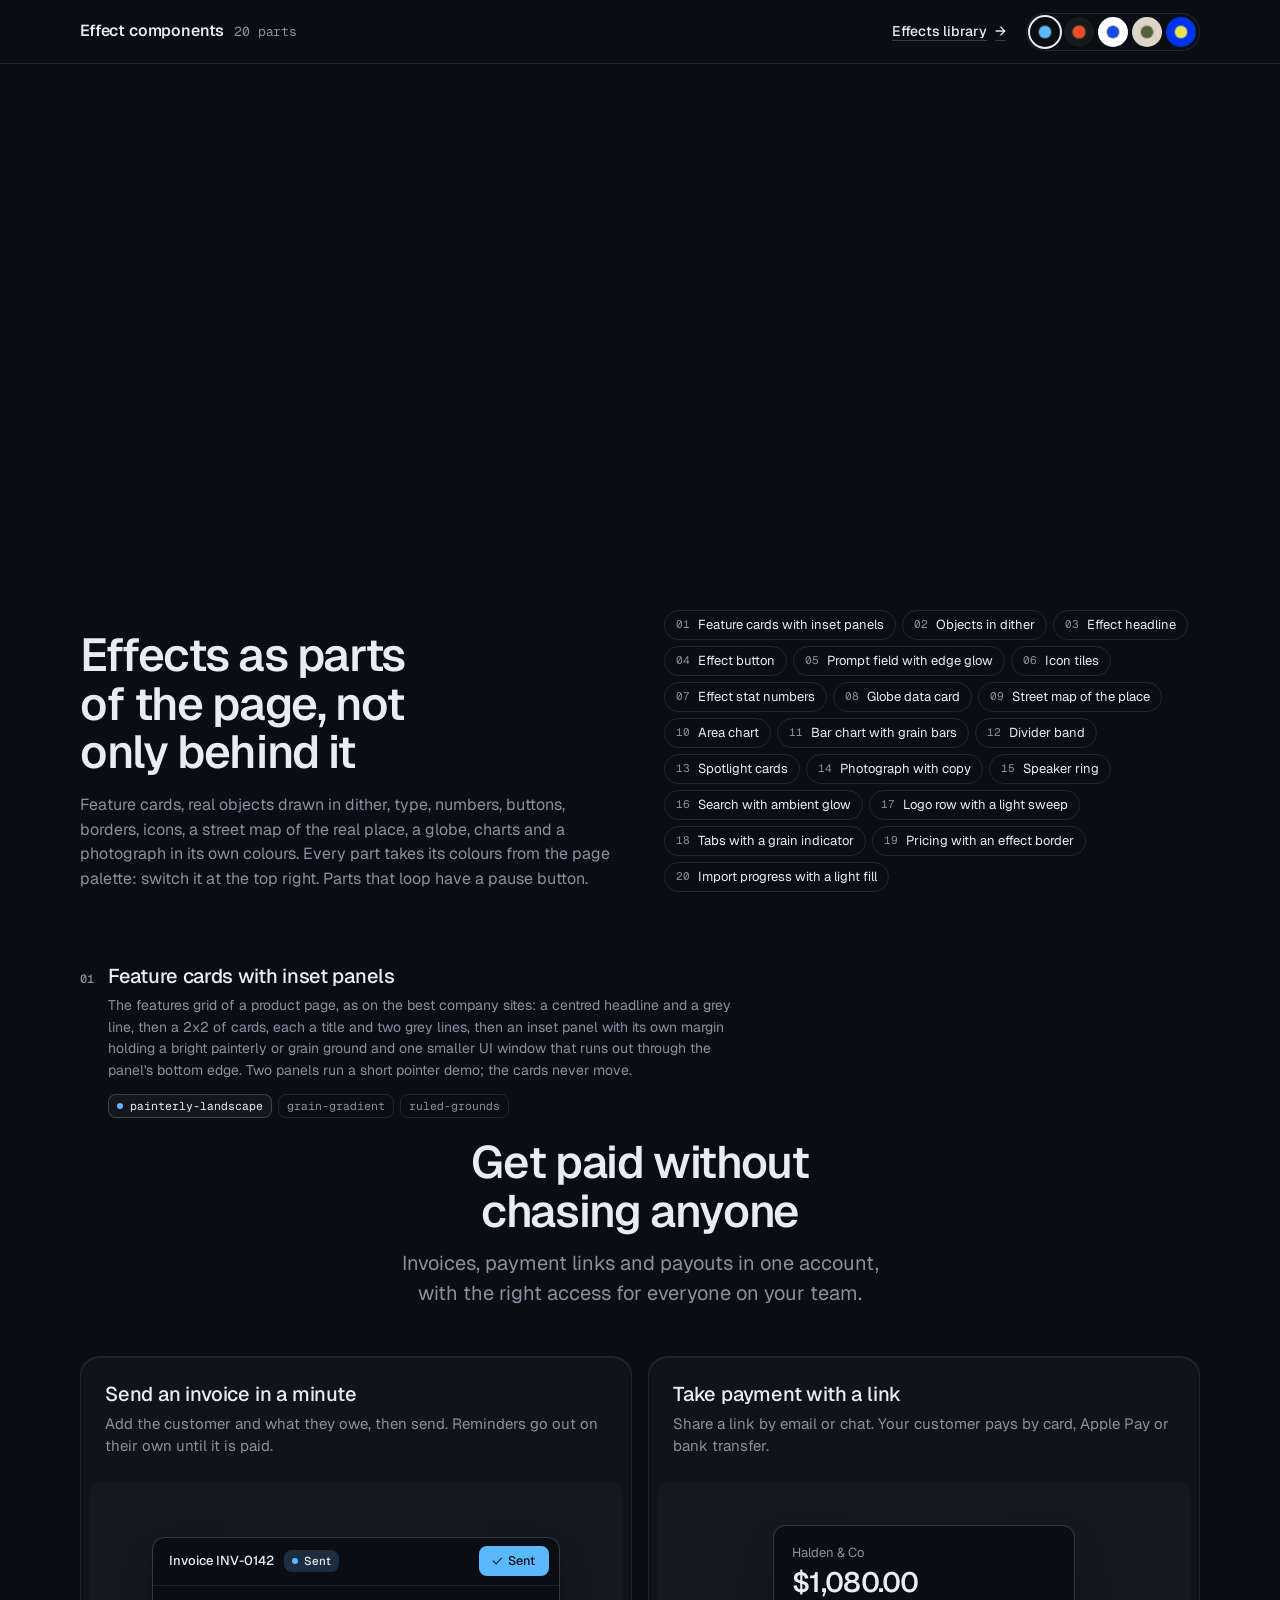
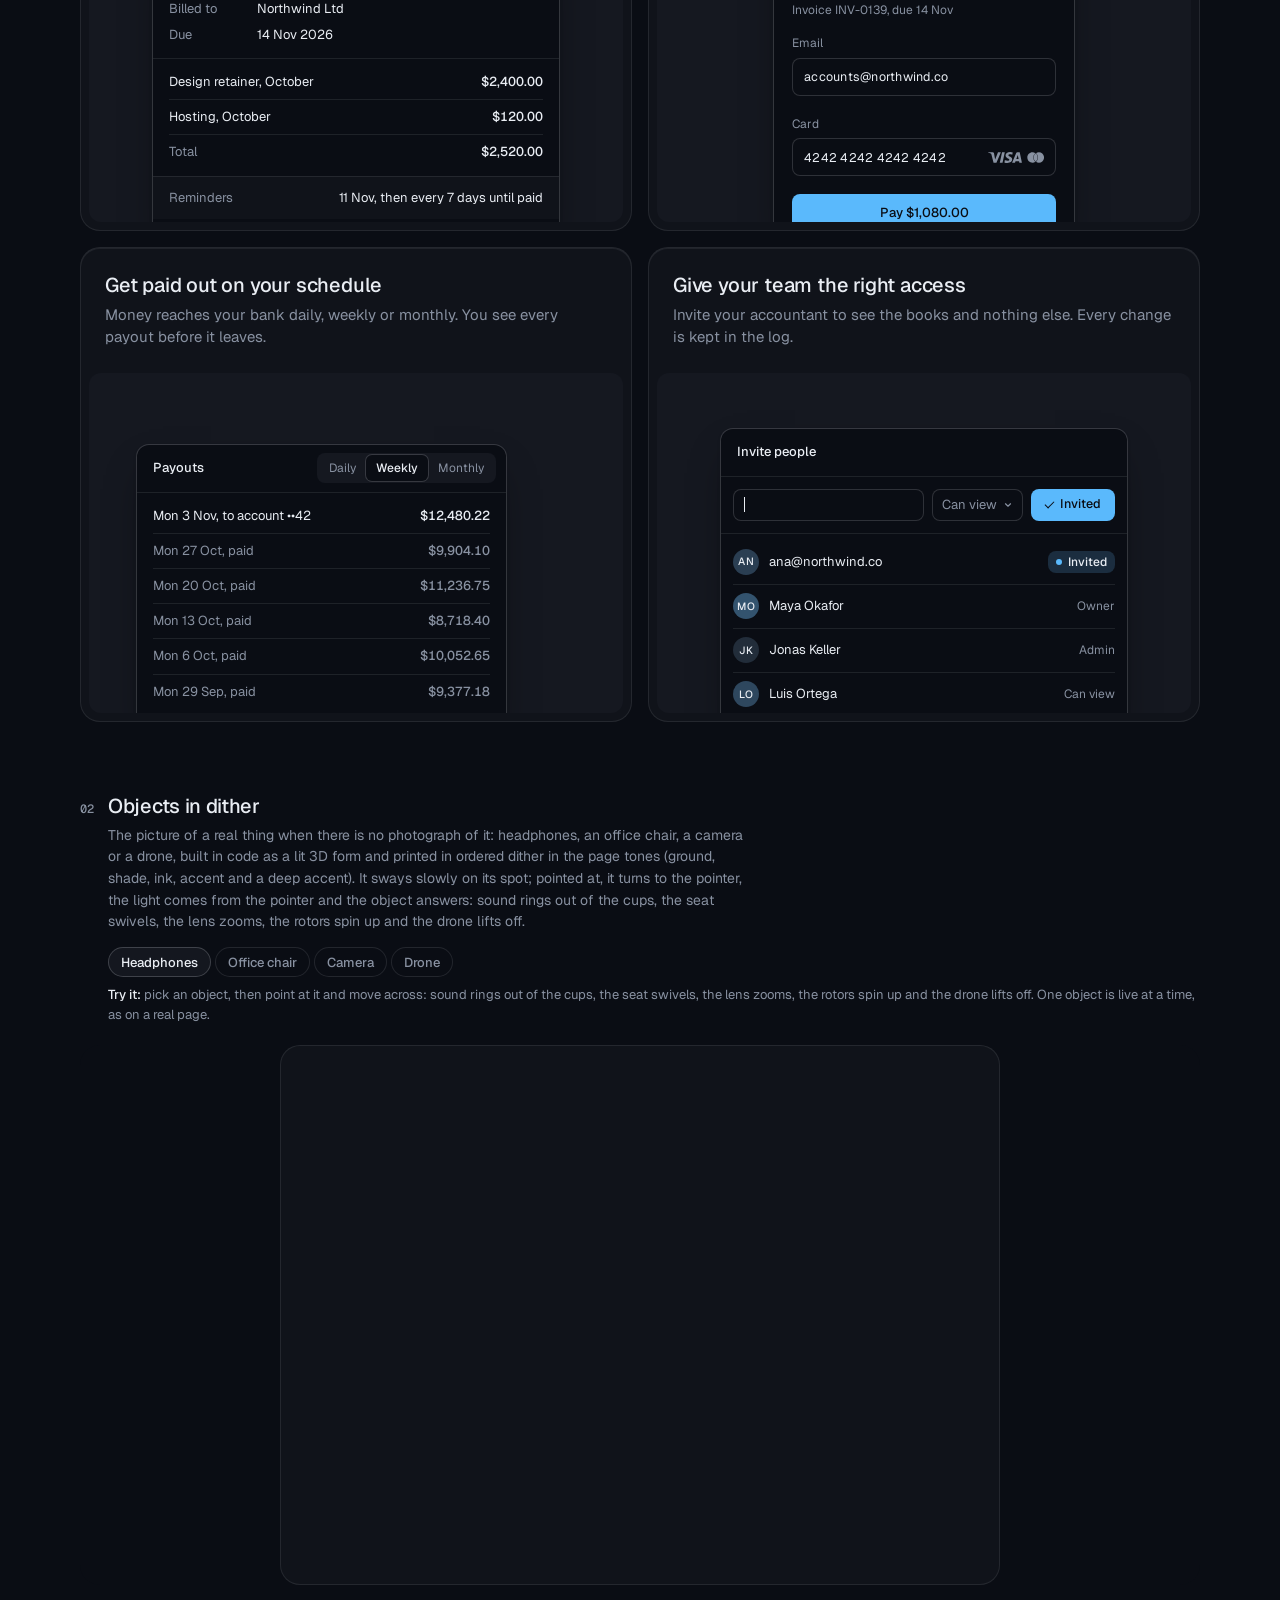
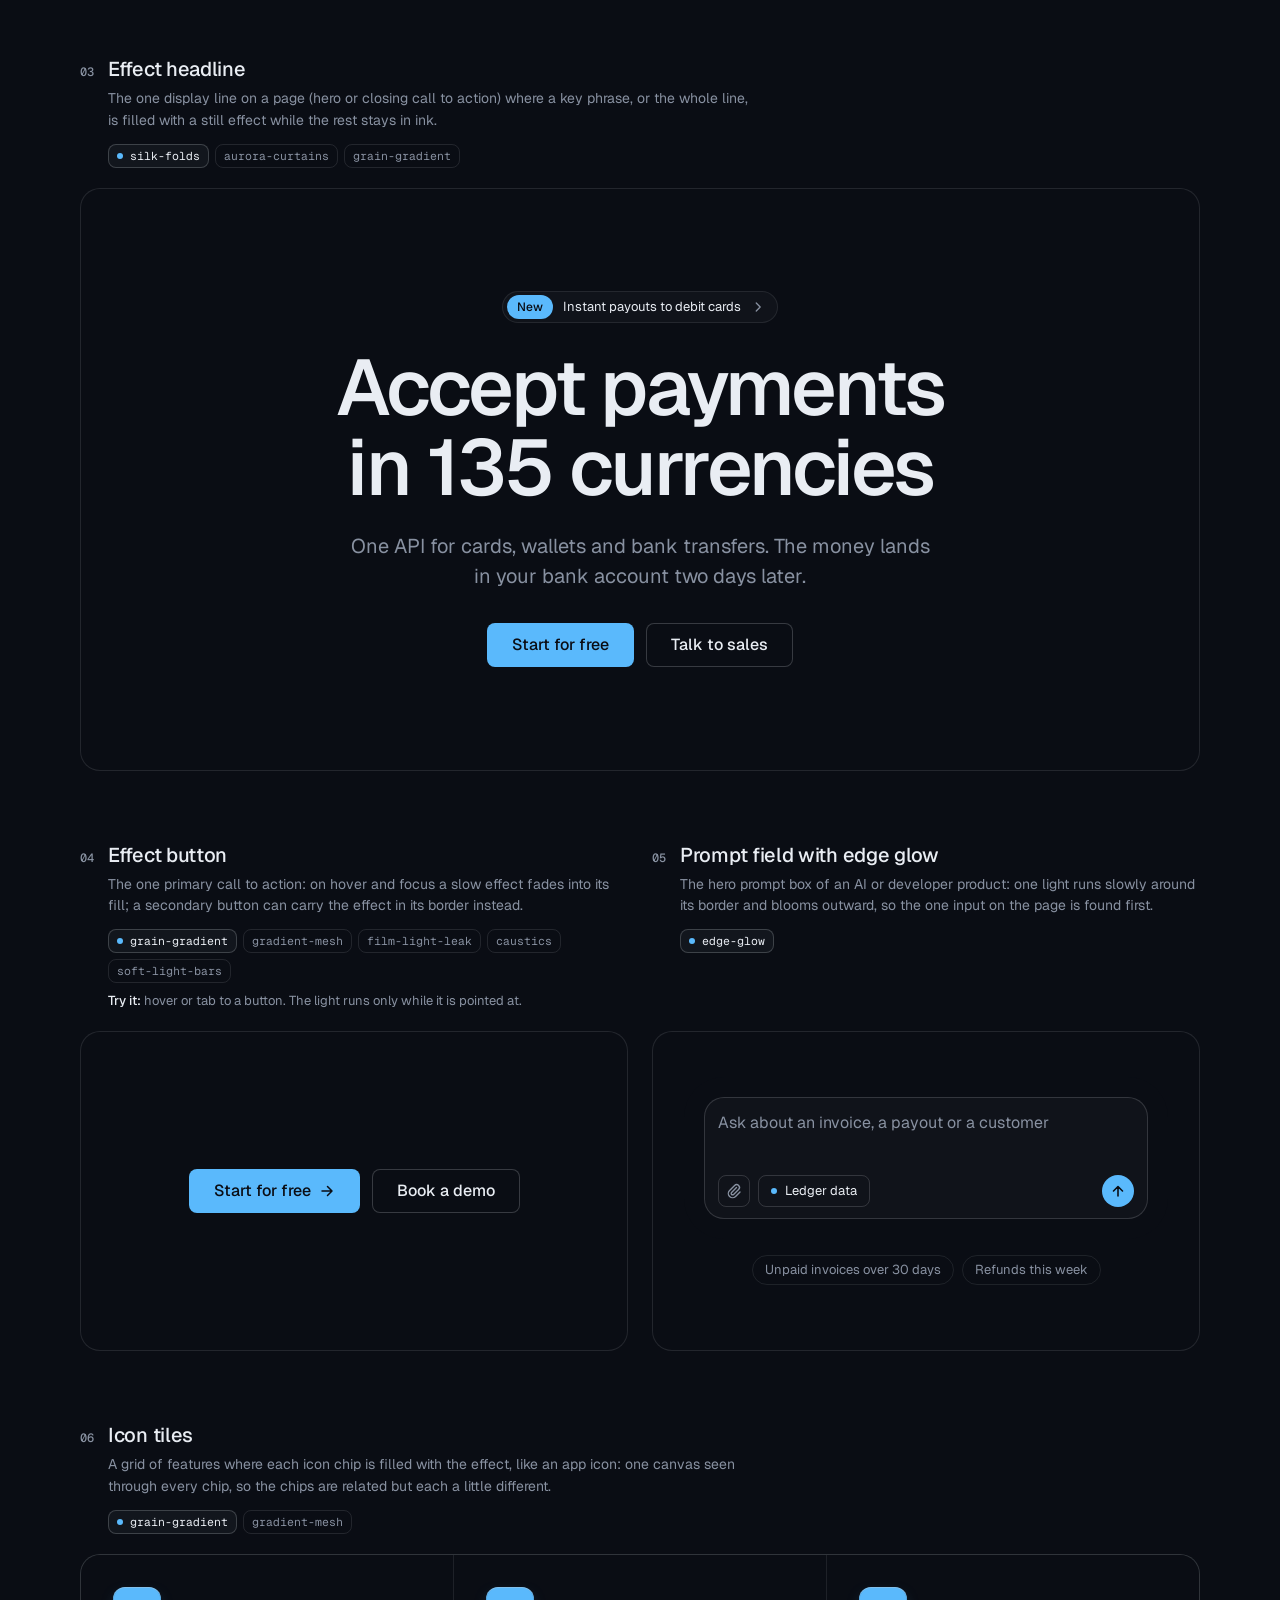
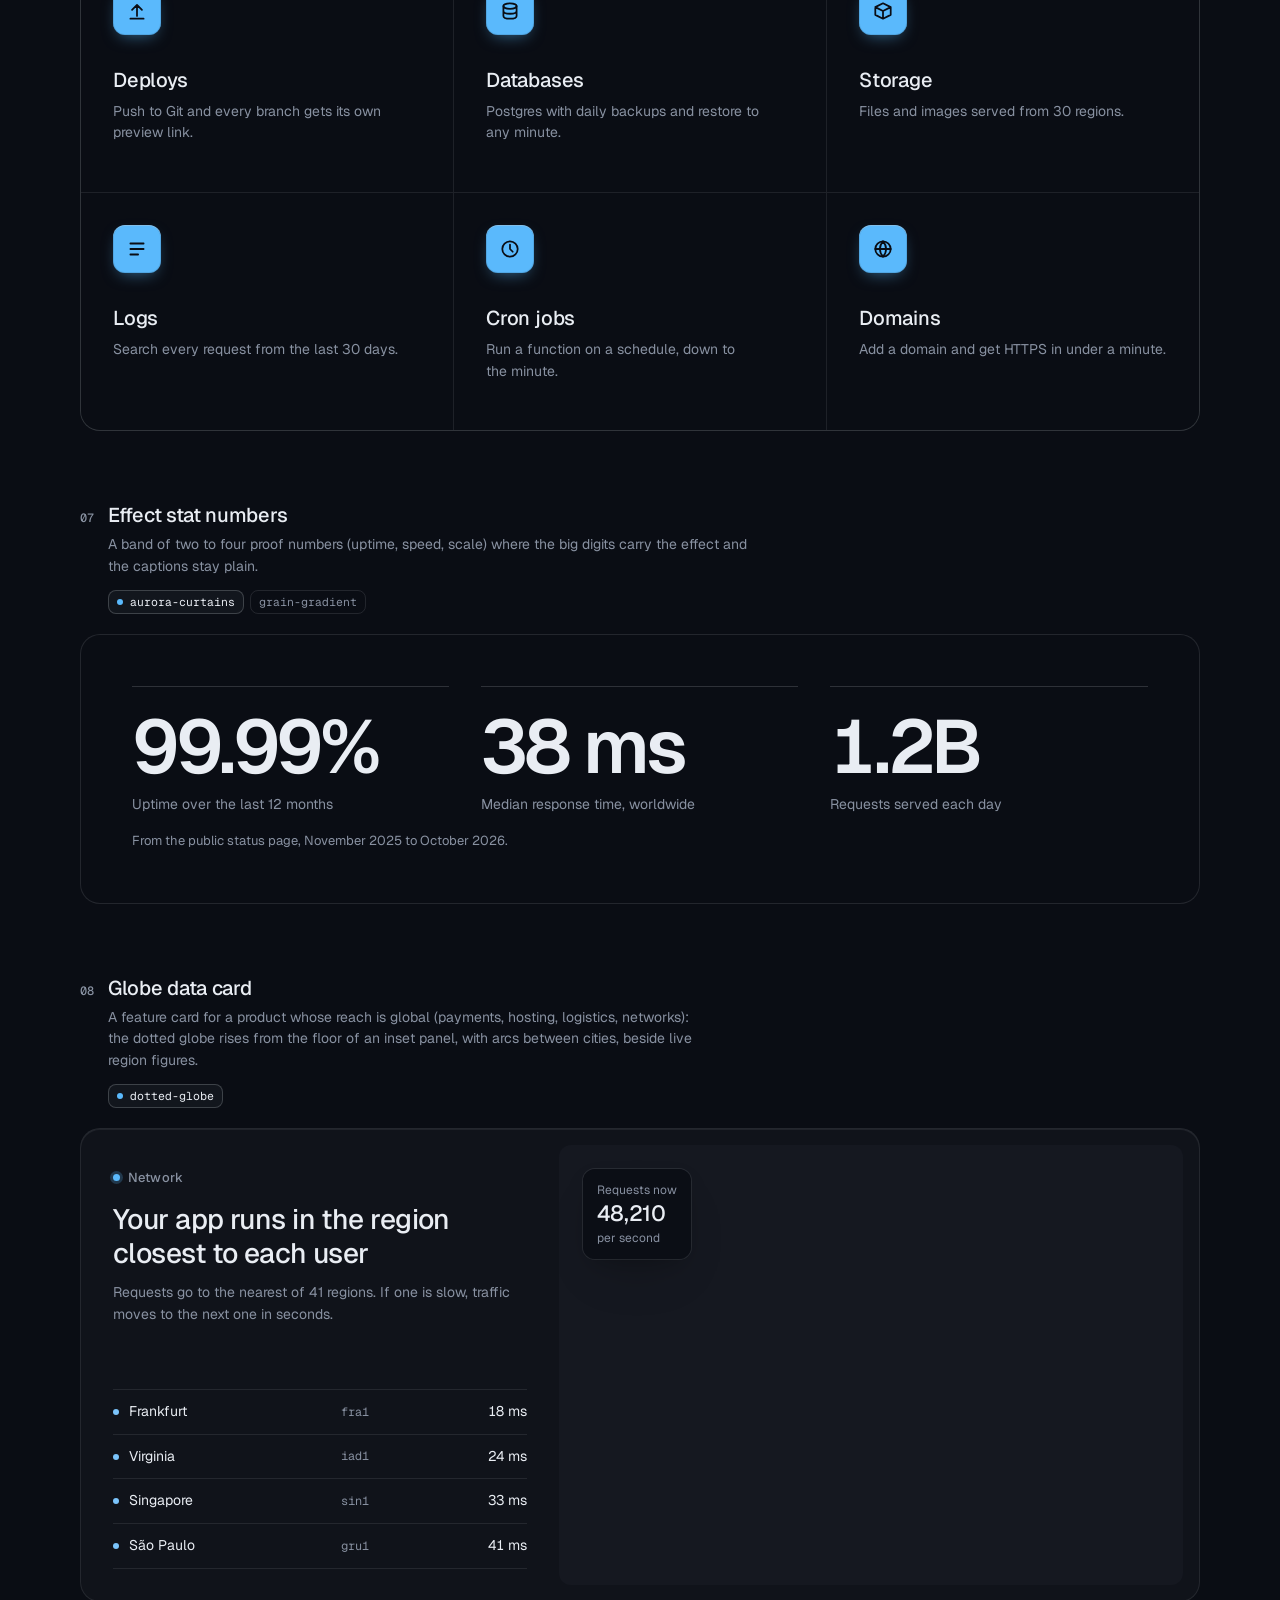
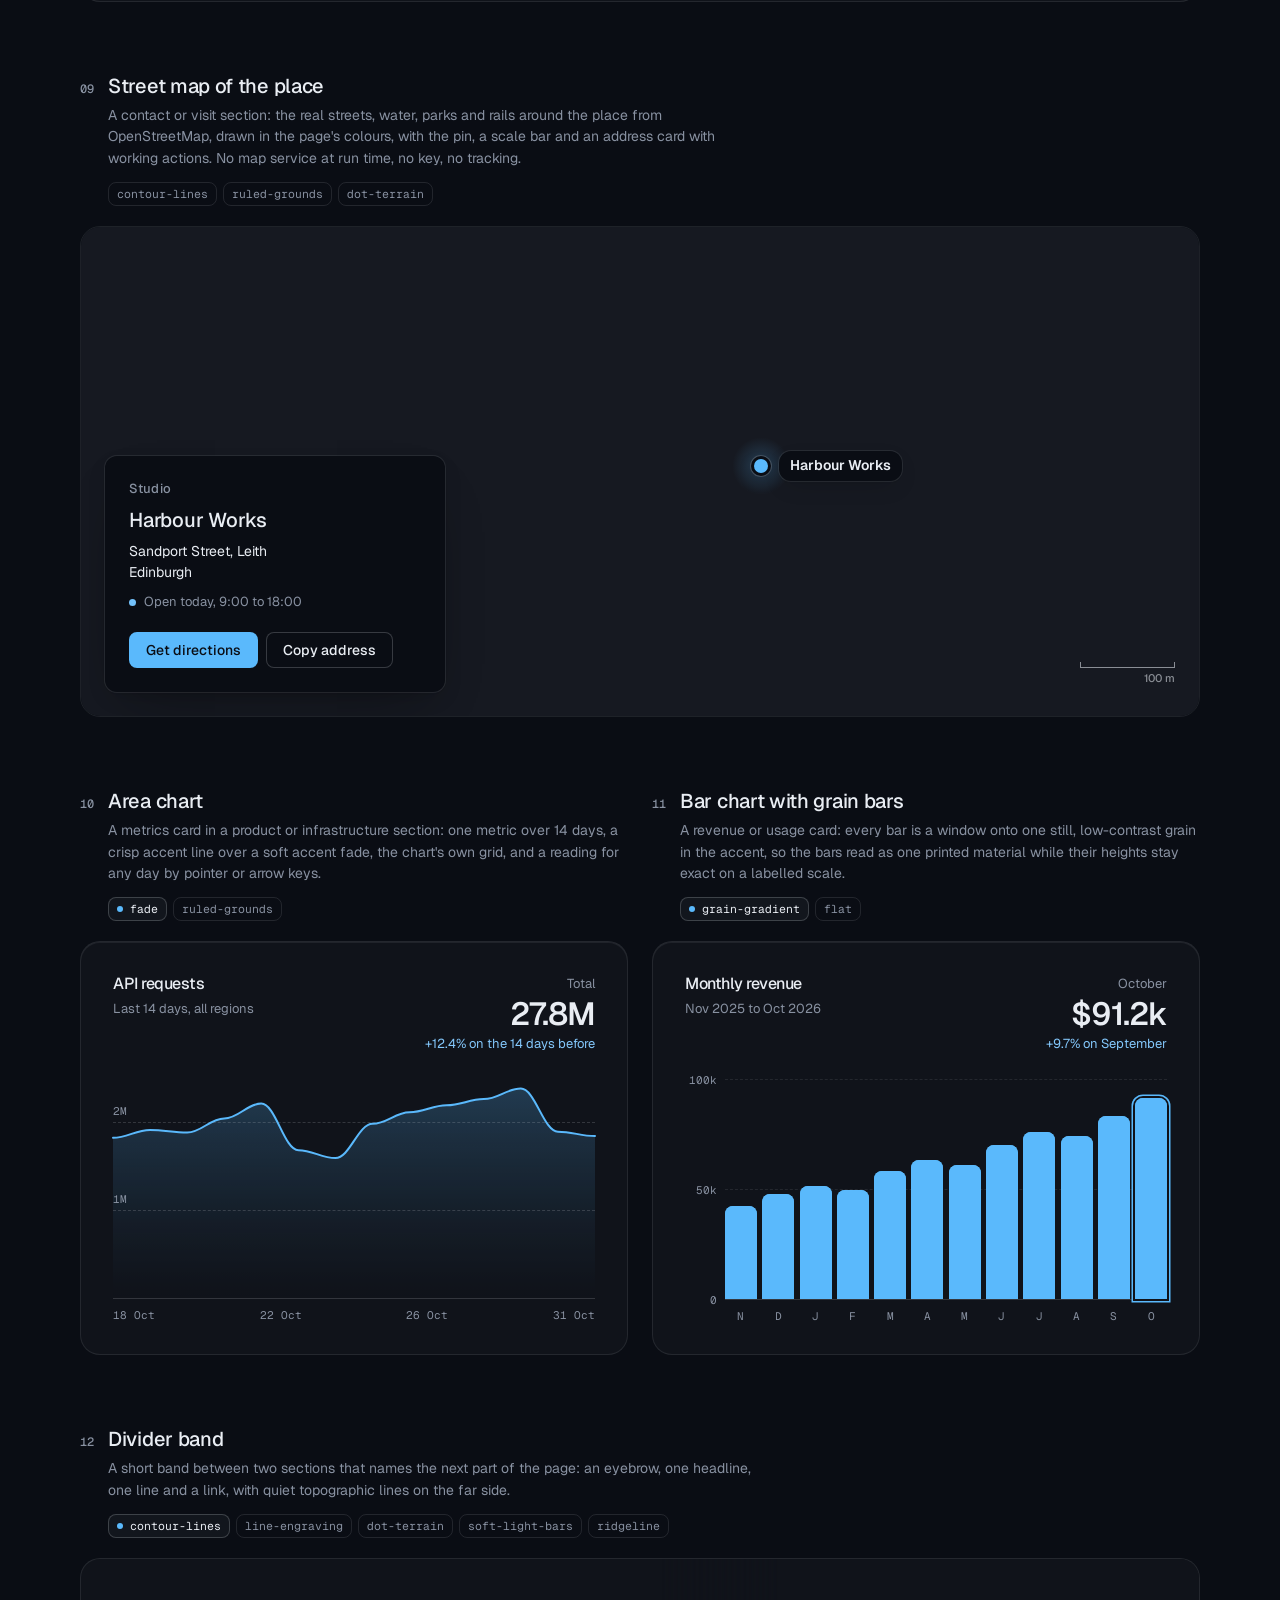
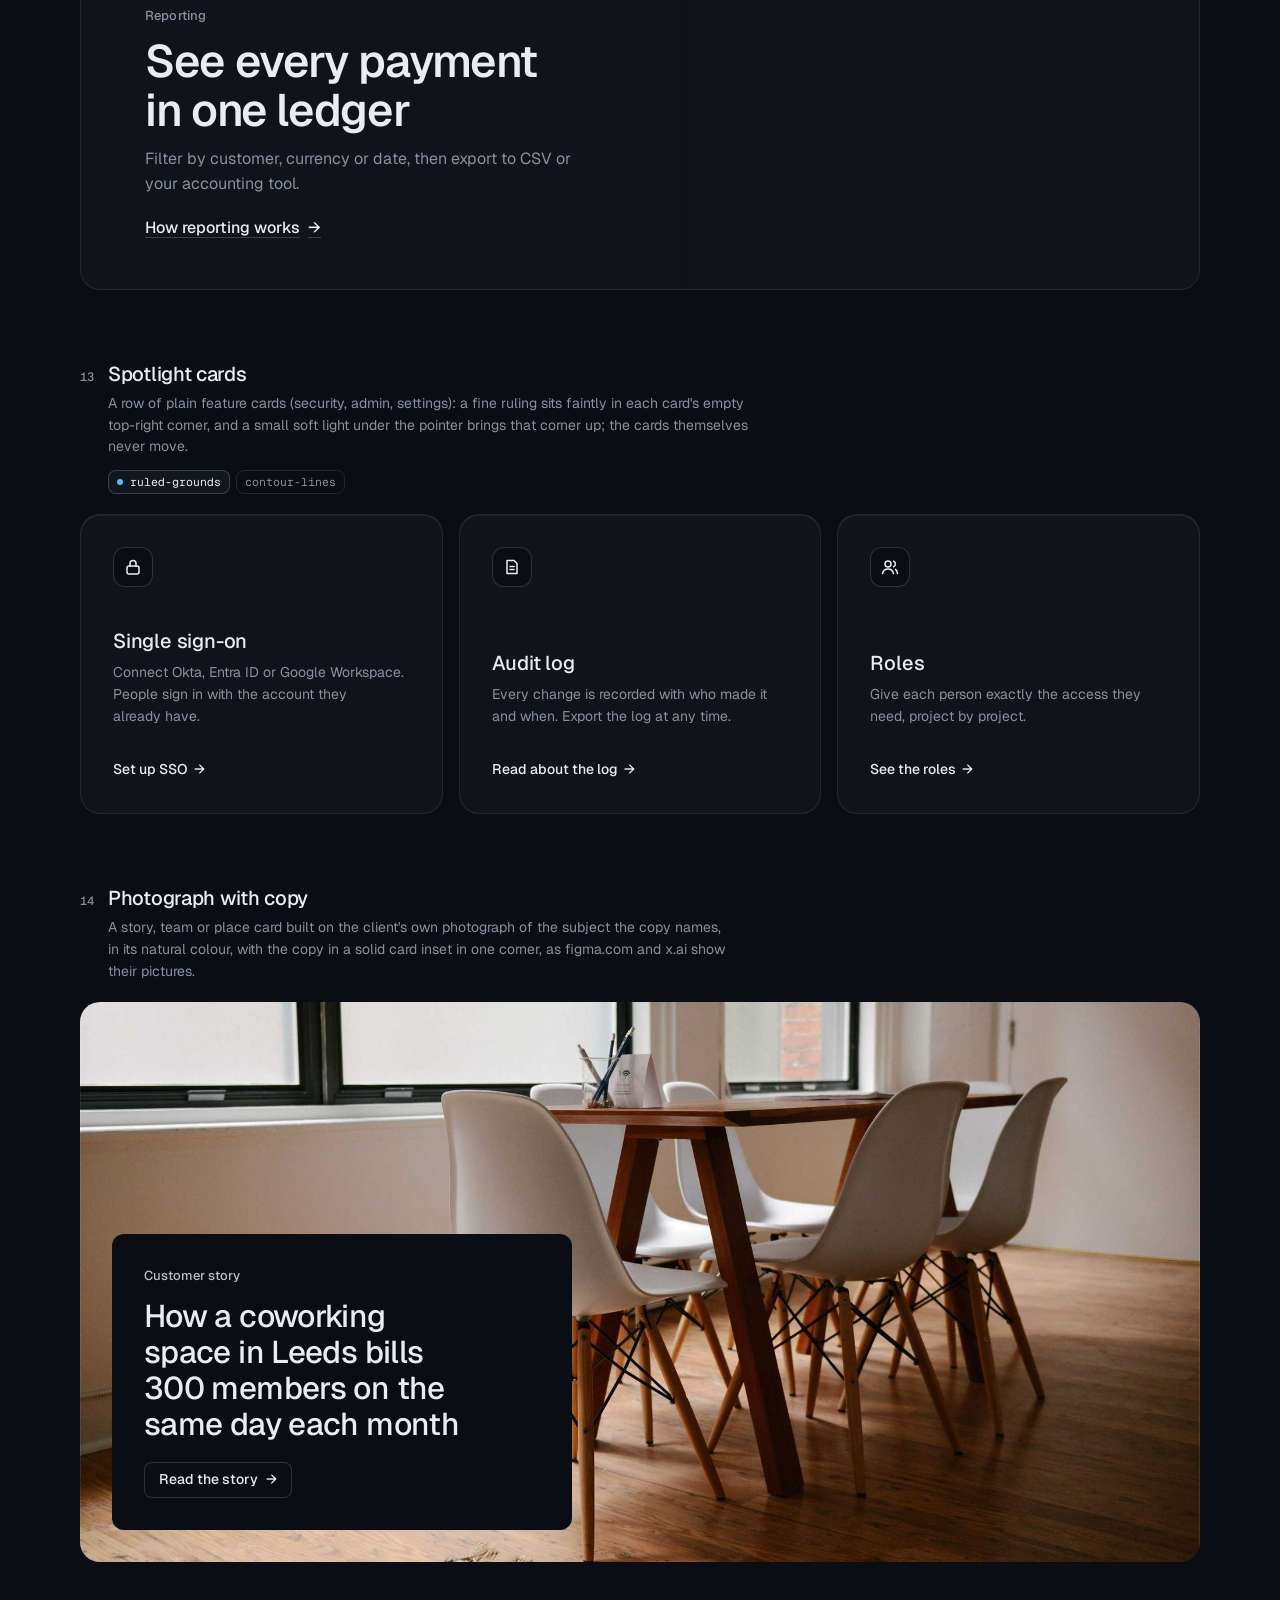
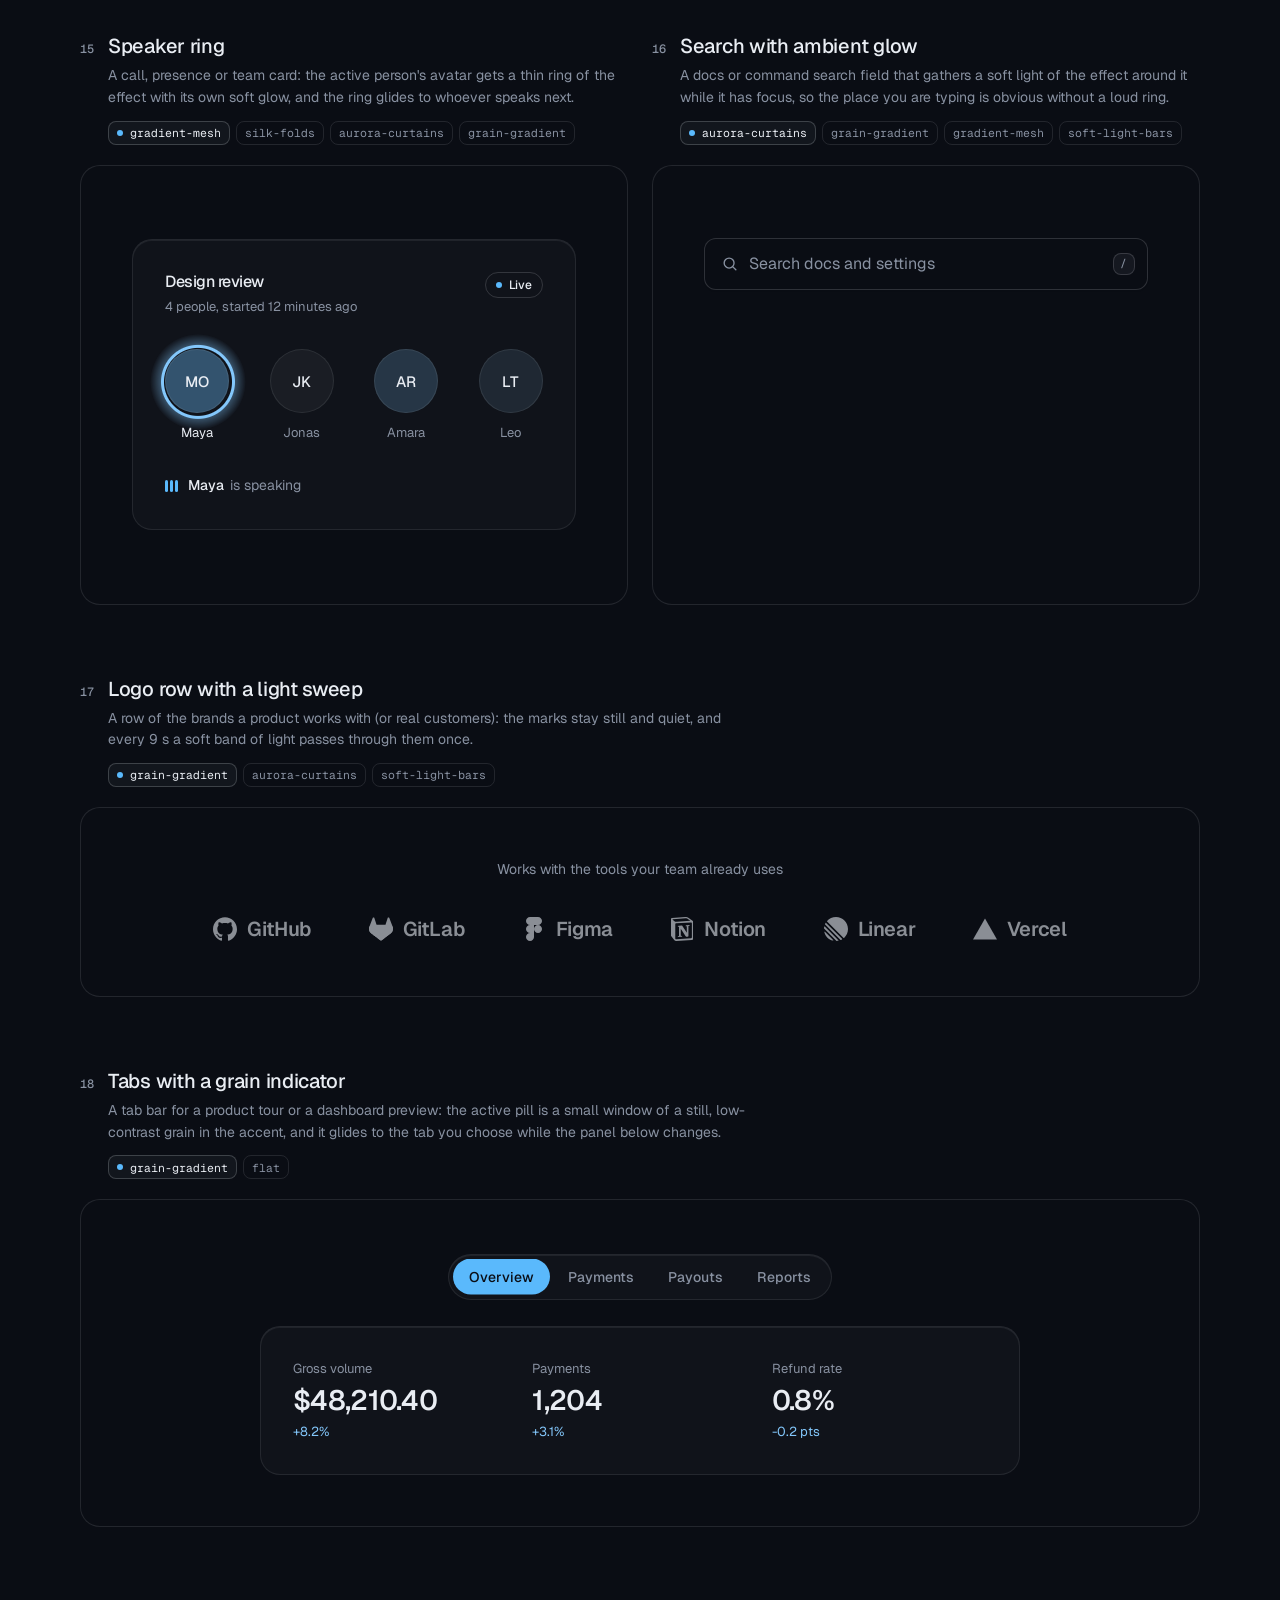
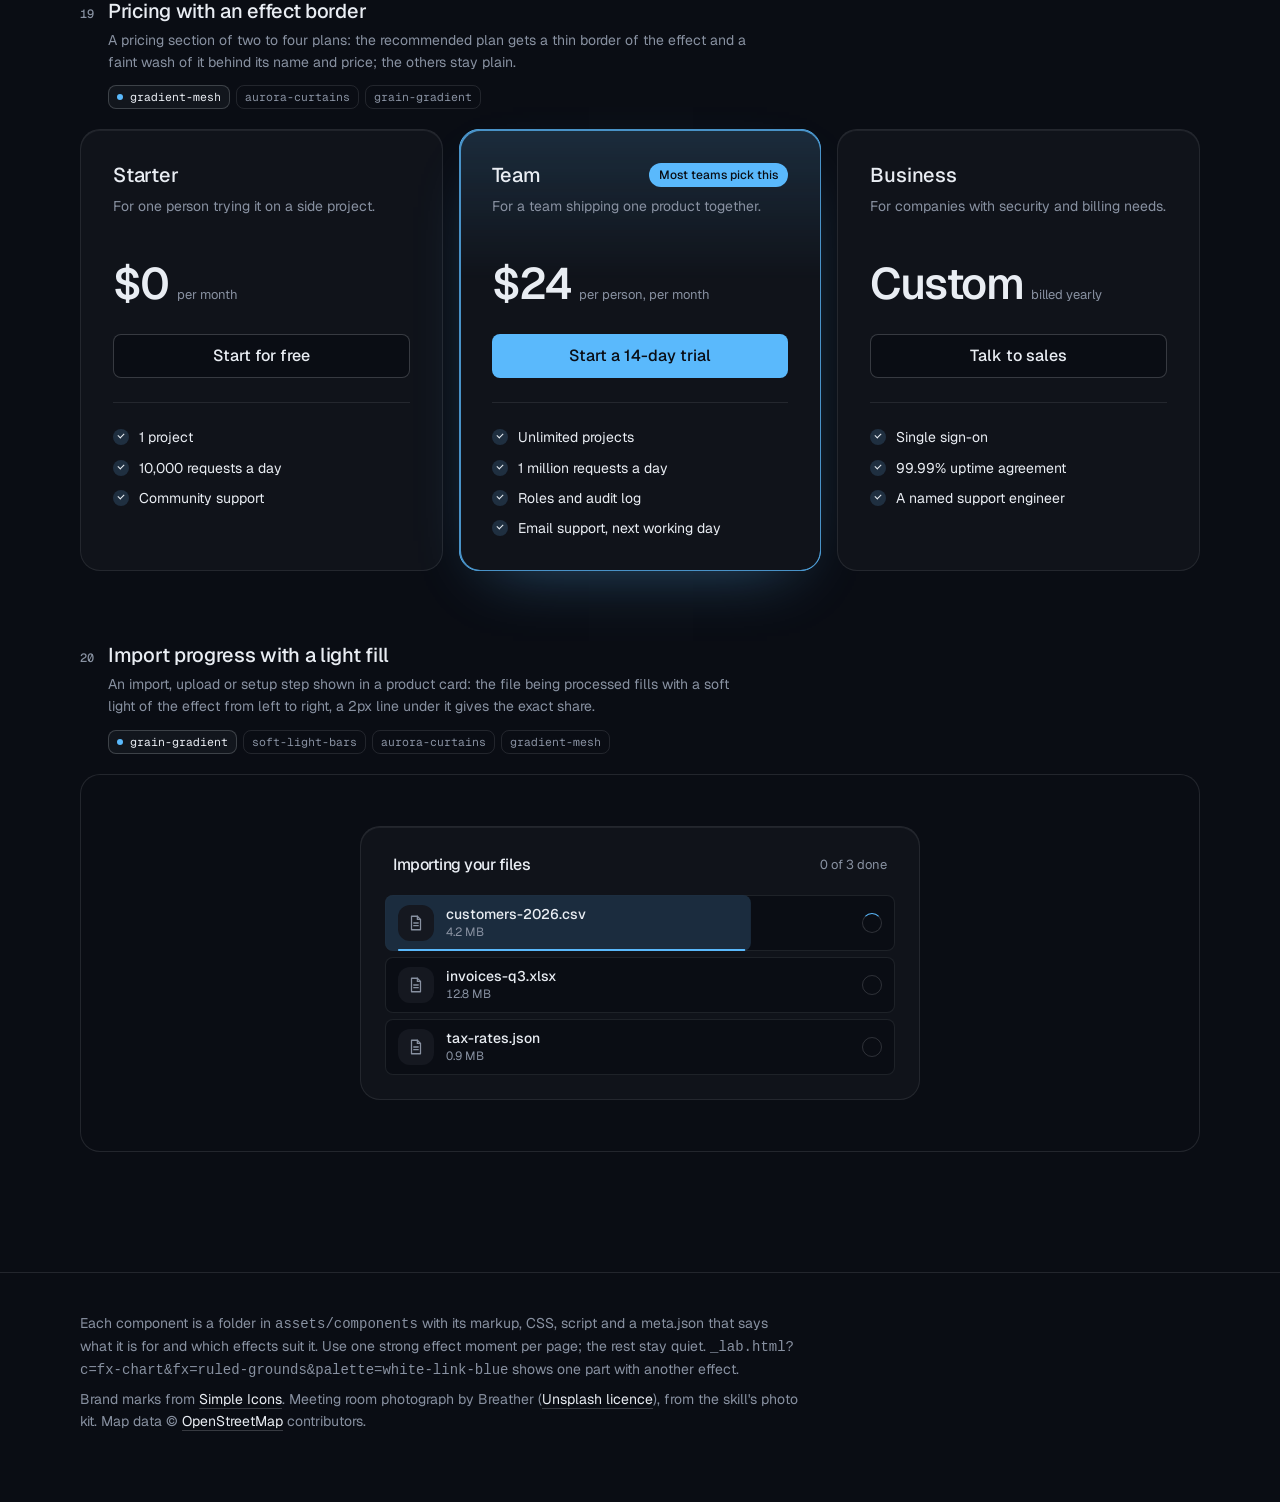
<file: website/assets/components/index.html>
<!doctype html>
<html lang="en" data-radius="soft">
<head>
<script>window.__tpGlMax = 16;   /* a gallery shows many live effects at once; a page of a site keeps the default 4 (fx.js) */</script>
<meta charset="utf-8">
<meta name="viewport" content="width=device-width, initial-scale=1">
<title>Effect components</title>
<link rel="preconnect" href="https://fonts.googleapis.com">
<link rel="preconnect" href="https://fonts.gstatic.com" crossorigin>
<link href="https://fonts.googleapis.com/css2?family=Geist:wght@100..900&family=Geist+Mono:wght@400..600&display=swap" rel="stylesheet">
<link rel="stylesheet" href="../system.css">
<link rel="stylesheet" href="./base.css">
<style>
  :root {
    --font-display: "Geist", system-ui, sans-serif;
    --font-text: "Geist", system-ui, sans-serif;
    --font-mono: "Geist Mono", ui-monospace, monospace;
    --display-weight: 560;
    --display-tracking: -0.03em;
    --container: 1200px;
  }
  body { min-height: 100vh; }
  .top {
    position: sticky; top: 0; z-index: 50; height: 64px; background: var(--bg);
    border-bottom: 1px solid var(--line);
  }
  .top .container { height: 100%; display: flex; align-items: center; justify-content: space-between; gap: 16px; }
  .brand { display: flex; align-items: center; gap: 10px; font-weight: 560; letter-spacing: -0.01em; }
  .brand small { font: 400 13px/1 var(--font-mono); color: var(--muted); }
  .top nav { display: flex; align-items: center; gap: 20px; }
  .top nav a.link { font-size: 14px; }
  .swatches { display: flex; gap: 4px; padding: 3px; border: 1px solid var(--line); border-radius: 999px; background: var(--bg); }
  .swatches button {
    width: 30px; height: 30px; border-radius: 999px; border: 0; padding: 0; cursor: pointer; position: relative;
    background: var(--sw-bg);
  }
  .swatches button::after {
    content: ""; position: absolute; inset: 9px; border-radius: 999px; background: var(--sw-accent);
    box-shadow: 0 0 0 1px color-mix(in oklab, var(--sw-ink) 25%, transparent);
  }
  .swatches button[aria-pressed="true"] { box-shadow: 0 0 0 2px var(--ink); }
  .swatches button:focus-visible { outline-offset: 3px; }

  .intro { padding-block: 64px 40px; display: grid; grid-template-columns: minmax(0, 6fr) minmax(0, 6fr); gap: 48px; align-items: end; }
  .intro h1 { font-size: clamp(34px, 2.2vw + 18px, 52px); line-height: 1.05; max-width: 15ch; }
  .intro p { margin-top: 16px; color: var(--muted); font-size: var(--t-body); line-height: 1.55; max-width: 52ch; }
  .index { display: flex; flex-wrap: wrap; gap: 6px; justify-content: flex-start; }
  @media (max-width: 1023px) { .intro { grid-template-columns: minmax(0, 1fr); gap: 28px; } }
  .index a {
    display: inline-flex; align-items: center; gap: 8px; height: 30px; padding: 0 11px; border-radius: 999px;
    border: 1px solid var(--line); font-size: 13px; color: var(--ink);
    transition: border-color var(--dur) var(--ease), background-color var(--dur) var(--ease);
  }
  .index a span { font-family: var(--font-mono); font-size: 11px; color: var(--muted); }
  .index a:hover { border-color: var(--line-strong); background: color-mix(in oklab, var(--ink) 4%, var(--bg)); }

  /* every part spans two rows of the list (its notes, its stage) as a subgrid, so the two parts of a
     half-width pair share one notes height and one stage height: their stages start and end level */
  .list { display: grid; grid-template-columns: repeat(2, minmax(0, 1fr)); column-gap: 24px; row-gap: 0; padding-bottom: 120px; }
  .sc { grid-column: 1 / -1; grid-row: span 2; display: grid; grid-template-rows: subgrid; row-gap: 20px; min-width: 0; scroll-margin-top: 88px; padding-top: 72px; }
  .sc:first-child { padding-top: 0; }
  .sc.is-half { grid-column: auto; }
  .sc.is-half .sc__stage:not(.is-center) { display: grid; }
  .sc__meta { display: grid; grid-template-columns: auto 1fr; column-gap: 14px; row-gap: 6px; align-items: baseline; align-content: start; }
  .sc__note { grid-column: 2; margin: 2px 0 0; font-size: 13px; color: var(--muted); }
  .sc__note::before { content: "Try it: "; color: var(--ink); font-weight: 500; }
  .sc__no { font: 500 12px/1 var(--font-mono); color: var(--muted); padding-top: 2px; }
  .sc__name { font: 500 20px/1.25 var(--font-text); letter-spacing: -0.015em; margin: 0; }
  .sc__for { grid-column: 2; color: var(--muted); font-size: 14px; line-height: 1.55; max-width: 72ch; margin: 0; }
  .sc__fx { grid-column: 2; display: flex; flex-wrap: wrap; gap: 6px; margin-top: 6px; }
  .sc__fx li {
    font: 400 11.5px/1 var(--font-mono); color: var(--muted); height: 24px; display: inline-flex; align-items: center;
    padding: 0 8px; border-radius: var(--r-sm); border: 1px solid var(--line);
  }
  .sc__fx li.is-on { color: var(--ink); border-color: var(--line-strong); background: color-mix(in oklab, var(--ink) 5%, var(--bg)); }
  .sc__fx li.is-on::before { content: ""; width: 6px; height: 6px; border-radius: 99px; background: var(--accent); margin-right: 7px; }
  .sc__stage {
    position: relative; min-width: 0; border: 1px solid var(--line); border-radius: var(--r-lg);
    padding: clamp(20px, 4vw, 56px); background: var(--bg);
  }
  .sc__stage.is-tall { padding-block: clamp(56px, 8vw, 120px); }
  .sc__stage.is-flush { padding: 0; border: 0; }
  .sc__stage.is-center { display: grid; place-items: center; min-height: 320px; }
  /* one object, at a size a page would give it */
  #fx-dither-object .sc__stage { display: grid; justify-items: center; }
  #fx-dither-object .cx-obj { width: min(100%, 720px); }
  .sc__pick { grid-column: 2; display: flex; flex-wrap: wrap; gap: 4px; margin-top: 8px; }
  .sc__pick button {
    height: 30px; padding: 0 12px; border-radius: 999px; border: 1px solid var(--line); background: var(--bg);
    font: 500 13px/1 var(--font-text); color: var(--muted); cursor: pointer;
  }
  .sc__pick button:hover { color: var(--ink); border-color: var(--line-strong); }
  .sc__pick button[aria-pressed="true"] { color: var(--ink); border-color: var(--line-strong); background: color-mix(in oklab, var(--ink) 6%, var(--bg)); }
  /* the search list opens below its field: leave it room inside the frame */
  #fx-search .sc__stage { min-height: 440px; place-items: start center; padding-top: 72px; }
  .sc__stage:empty::after { content: "Loading"; color: var(--muted); font-size: 13px; }

  .foot { border-top: 1px solid var(--line); padding: 40px 0 64px; color: var(--muted); font-size: 14px; }
  .foot p { max-width: 80ch; margin: 0 0 8px; }
  .foot a { color: var(--ink); text-decoration: underline; text-decoration-color: var(--line-strong); text-underline-offset: 4px; }

  @media (max-width: 899px) {
    .list { grid-template-columns: minmax(0, 1fr); }
    .sc.is-half { grid-column: 1 / -1; }
    .top nav a.link { display: none; }
  }
  @media (max-width: 639px) {
    .intro { padding-block: 48px 32px; }
    .sc { padding-top: 48px; }
    .sc__meta { grid-template-columns: 1fr; }
    .sc__no { display: none; }
    .sc__for, .sc__fx, .sc__note, .sc__pick { grid-column: 1; }
    .sc__stage.is-center { min-height: 240px; }
    .brand small { display: none; }
  }
</style>
</head>
<body>
<header class="top">
  <div class="container">
    <div class="brand">Effect components <small id="count"></small></div>
    <nav aria-label="Palette and links">
      <a class="link" href="../effects/gallery.html">Effects library</a>
      <div class="swatches" id="swatches" role="group" aria-label="Page palette"></div>
    </nav>
  </div>
</header>

<main>
  <section class="intro container">
    <div>
      <h1>Effects as parts of the page, not only behind it</h1>
      <p id="lede">Feature cards, real objects drawn in dither, type, numbers, buttons, borders, icons, a street map of the real place, a globe, charts and a photograph in its own colours. Every part takes its colours from the page palette: switch it at the top right. Parts that loop have a pause button.</p>
    </div>
    <nav class="index" id="index" aria-label="Components"></nav>
  </section>
  <div class="container list" id="list"></div>
</main>

<footer class="foot">
  <div class="container">
    <p>Each component is a folder in <code>assets/components</code> with its markup, CSS, script and a meta.json that says what it is for and which effects suit it. Use one strong effect moment per page; the rest stay quiet. <code>_lab.html?c=fx-chart&amp;fx=ruled-grounds&amp;palette=white-link-blue</code> shows one part with another effect.</p>
    <p>Brand marks from <a href="https://simpleicons.org/">Simple Icons</a>. Meeting room photograph by Breather (<a href="https://unsplash.com/photos/DEdM9Vs6s8w">Unsplash licence</a>), from the skill's photo kit. Map data © <a href="https://www.openstreetmap.org/copyright">OpenStreetMap</a> contributors.</p>
  </div>
</footer>

<script type="module">
  import fx from '../effects/fx.js';

  // component id, layout and stage style, in page order
  const COMPONENTS = [
    { id: 'fx-feature-card', stage: 'is-flush' },
    { id: 'fx-dither-object', stage: 'is-flush', note: 'pick an object, then point at it and move across: sound rings out of the cups, the seat swivels, the lens zooms, the rotors spin up and the drone lifts off. One object is live at a time, as on a real page.' },
    { id: 'fx-headline', stage: 'is-tall' },
    { id: 'fx-button', half: true, stage: 'is-center', note: 'hover or tab to a button. The light runs only while it is pointed at.' },
    { id: 'fx-prompt', half: true, stage: 'is-center' },
    { id: 'fx-icon-tiles', stage: 'is-flush' },
    { id: 'fx-stat' },
    { id: 'fx-globe', stage: 'is-flush' },
    { id: 'fx-map', stage: 'is-flush' },
    { id: 'fx-chart', half: true, stage: 'is-flush' },
    { id: 'fx-bars', half: true, stage: 'is-flush' },
    { id: 'fx-band', stage: 'is-flush' },
    { id: 'fx-spotlight', stage: 'is-flush' },
    { id: 'fx-photo', stage: 'is-flush' },
    { id: 'fx-avatar', half: true, stage: 'is-center' },
    { id: 'fx-search', half: true, stage: 'is-center' },
    { id: 'fx-logos' },
    { id: 'fx-tabs' },
    { id: 'fx-pricing', stage: 'is-flush' },
    { id: 'fx-progress', stage: 'is-center' },
  ];

  const PALETTES = [
    { id: 'blue-black-cornflower', name: 'Night, cornflower', bg: '#0a0d14', surface: '#131824', ink: '#e9edf3', muted: '#8891a1', accent: '#5ab9fc', accentInk: '#0a0d14' },
    { id: 'graphite-safety-orange', name: 'Graphite, orange', bg: '#18191b', surface: '#222427', ink: '#eff0f1', muted: '#9c9ea3', accent: '#ff4a1f', accentInk: '#18191b' },
    { id: 'white-link-blue', name: 'White, blue', bg: '#ffffff', surface: '#f4f4f4', ink: '#111111', muted: '#6b6b6b', accent: '#1a4be0', accentInk: '#ffffff' },
    { id: 'moss-sand', name: 'Sand, moss', bg: '#ddd6c6', surface: '#d2cab8', ink: '#2a2a26', muted: '#59574e', accent: '#4f6238', accentInk: '#ffffff' },
    { id: 'cobalt-field', name: 'Cobalt field', bg: '#0034eb', surface: '#002fd6', ink: '#ffffff', muted: '#dfe4f2', accent: '#e9e34a', accentInk: '#111111' },
  ];

  const q = new URLSearchParams(location.search);
  if (q.has('time')) fx.setClock(+q.get('time'));
  if (q.has('fallback')) fx.config.forceFallback = true;
  const only = q.get('only') ? q.get('only').split(',') : null;
  const list = document.getElementById('list');
  const index = document.getElementById('index');
  const swatches = document.getElementById('swatches');

  /*
    The budget: a laptop's integrated GPU shares its memory with everything else, so this page never
    holds more than 4 live WebGL contexts. A part is started when it comes near the viewport and
    destroyed when it leaves it; still parts draw once and free their context; fx.js frees any idle
    off-screen context past 4. liveGL() counts the contexts that are open right now.
  */
  fx.config.maxLive = 4;
  const contexts = new Set();
  let peakGL = 0;
  const getContext = HTMLCanvasElement.prototype.getContext;
  HTMLCanvasElement.prototype.getContext = function (type, ...rest) {
    const c = getContext.call(this, type, ...rest);
    if (c && /webgl/i.test(type) && !contexts.has(c)) { contexts.add(c); peakGL = Math.max(peakGL, liveGL()); }
    return c;
  };
  function liveGL() {
    for (const c of contexts) if (c.isContextLost()) contexts.delete(c);
    return contexts.size;
  }

  // the dither object: one live at a time, switched here (a real page shows one object)
  const OBJECTS = {
    headphones: ['Headphones', 'Over-ear, wireless'],
    chair: ['Office chair', 'Swivel seat on five castors'],
    camera: ['Camera', 'Mirrorless, with a zoom lens'],
    drone: ['Drone', 'Four rotors and a camera'],
  };
  let object = OBJECTS[q.get('object')] ? q.get('object') : 'headphones';
  // print (ordered dither, the default) or studio (a smooth shaded render: no picker until it is anti-aliased; ?render=studio)
  let render = q.get('render') === 'studio' ? 'studio' : 'print';

  function applyPalette(p) {
    const c = fx.color;
    const action = c.contrast(p.accent, p.bg) >= 2.2 ? p.accent : p.ink;
    const actionInk = action === p.accent ? p.accentInk : p.bg;
    const s = document.documentElement.style;
    const set = (k, v) => s.setProperty(k, v);
    set('--p-bg', p.bg); set('--p-surface', p.surface); set('--p-ink', p.ink); set('--p-muted', p.muted);
    set('--p-accent', p.accent); set('--p-accent-ink', p.accentInk); set('--p-action', action); set('--p-action-ink', actionInk);
    document.documentElement.style.colorScheme = c.isDark(p.bg) ? 'dark' : 'light';
    for (const b of swatches.children) b.setAttribute('aria-pressed', String(b.dataset.id === p.id));
  }

  async function load(entry) {
    const base = `./${entry.id}/`;
    const [meta, html, mod] = await Promise.all([
      fetch(base + 'meta.json').then(r => (r.ok ? r.json() : null)),
      fetch(base + 'component.html').then(r => (r.ok ? r.text() : null)),
      import(base + 'component.js').catch(err => { console.warn(entry.id, err); return null; }),
    ]).catch(() => [null, null, null]);
    if (!meta || !html || !mod) return null;
    const link = document.createElement('link');
    link.rel = 'stylesheet';
    link.href = base + 'component.css';
    document.head.append(link);
    await new Promise(r => { link.onload = link.onerror = r; });
    return { ...entry, meta, html, mod };
  }

  function section(e, n) {
    const s = document.createElement('section');
    s.className = 'sc' + (e.half ? ' is-half' : '');
    s.id = e.id;
    const fxList = (e.meta.effects || []).map(id => `<li class="${id === e.meta.default ? 'is-on' : ''}">${id}</li>`).join('');
    const pick = e.id === 'fx-dither-object'
      ? `<div class="sc__pick" role="group" aria-label="Object">${Object.keys(OBJECTS).map(k => `<button type="button" data-object="${k}" aria-pressed="${k === object}">${OBJECTS[k][0]}</button>`).join('')}</div>`
      : '';
    s.innerHTML = `
      <div class="sc__meta">
        <span class="sc__no">${String(n).padStart(2, '0')}</span>
        <h2 class="sc__name">${e.meta.name}</h2>
        <p class="sc__for">${e.meta.for}</p>
        ${fxList ? `<ul class="sc__fx" aria-label="Effects that suit it">${fxList}</ul>` : ''}
        ${pick}
        ${e.note ? `<p class="sc__note">${e.note}</p>` : ''}
      </div>
      <div class="sc__stage ${e.stage || ''}"></div>`;
    return s;
  }

  // the markup is placed at once (the page keeps its full height); the scripts run only near the viewport
  function markup(e) {
    const stage = e.section.querySelector('.sc__stage');
    stage.innerHTML = e.html;
    if (e.id === 'fx-dither-object') {
      const fig = stage.querySelector('.cx-obj');
      fig.dataset.cxObject = object;
      if (render === 'studio') fig.dataset.cxRender = 'studio'; else delete fig.dataset.cxRender;
      fig.querySelector('.cx-obj__stage').removeAttribute('aria-label');
    }
    return stage;
  }
  function start(e) {
    if (e.ctrl) return;
    const stage = markup(e);
    try { e.ctrl = e.mod.default(stage.firstElementChild || stage) || { destroy() {} }; } catch (err) { console.error(e.id, err); e.ctrl = { destroy() {} }; }
  }
  function stop(e) {
    if (!e.ctrl) return;
    try { e.ctrl.destroy?.(); } catch (err) { console.warn(e.id, err); }
    fx.unmountAll(e.section);
    e.ctrl = null;
  }

  function setPalette(p, entries) {
    entries.forEach(stop);
    applyPalette(p);
    try { localStorage.setItem('cx-palette', p.id); } catch (_) {}
    requestAnimationFrame(() => entries.forEach(e => (e.near ? start(e) : markup(e))));
  }

  let saved = null;
  try { saved = localStorage.getItem('cx-palette'); } catch (_) {}
  const first = PALETTES.find(p => p.id === q.get('palette')) || PALETTES.find(p => p.id === saved) || PALETTES[0];
  for (const p of PALETTES) {
    const b = document.createElement('button');
    b.type = 'button';
    b.dataset.id = p.id;
    b.title = p.name;
    b.setAttribute('aria-label', p.name);
    b.style.setProperty('--sw-bg', p.bg);
    b.style.setProperty('--sw-accent', p.accent);
    b.style.setProperty('--sw-ink', p.ink);
    swatches.append(b);
  }
  applyPalette(first);

  const wanted = COMPONENTS.filter(c => !only || only.includes(c.id));
  const entries = (await Promise.all(wanted.map(load))).filter(Boolean);
  document.getElementById('count').textContent = `${entries.length} parts`;
  entries.forEach((e, i) => {
    e.section = section(e, i + 1);
    list.append(e.section);
    markup(e);
    const a = document.createElement('a');
    a.href = '#' + e.id;
    a.innerHTML = `<span>${String(i + 1).padStart(2, '0')}</span>${e.meta.name}`;
    index.append(a);
  });
  await document.fonts.ready;
  const near = new IntersectionObserver(seen => {
    for (const en of seen) {
      const e = entries.find(x => x.section === en.target);
      if (!e) continue;
      e.near = en.isIntersecting;
      if (e.near) start(e); else stop(e);
    }
  }, { rootMargin: '10% 0px' });
  entries.forEach(e => near.observe(e.section));
  setTimeout(() => { document.documentElement.dataset.ready = '1'; }, 1500);

  swatches.addEventListener('click', ev => {
    const b = ev.target.closest('button');
    if (!b) return;
    const p = PALETTES.find(x => x.id === b.dataset.id);
    if (p) setPalette(p, entries);
  });
  list.addEventListener('click', ev => {
    const b = ev.target.closest('[data-object], [data-render]');
    if (!b || !(OBJECTS[b.dataset.object] || b.dataset.render)) return;
    if (b.dataset.render) render = b.dataset.render; else object = b.dataset.object;
    b.parentElement.querySelectorAll('button').forEach(x => x.setAttribute('aria-pressed', String(x === b)));
    const e = entries.find(x => x.id === 'fx-dither-object');
    stop(e);
    if (e.near) start(e); else markup(e);
  });
  window.__cx = {
    entries,
    setPalette: id => setPalette(PALETTES.find(p => p.id === id), entries),
    setObject: k => list.querySelector(`[data-object="${k}"]`)?.click(),
    gl: () => ({ live: liveGL(), peak: peakGL, started: entries.filter(e => e.ctrl).map(e => e.id) }),
  };
</script>

</body>
</html>
</file>
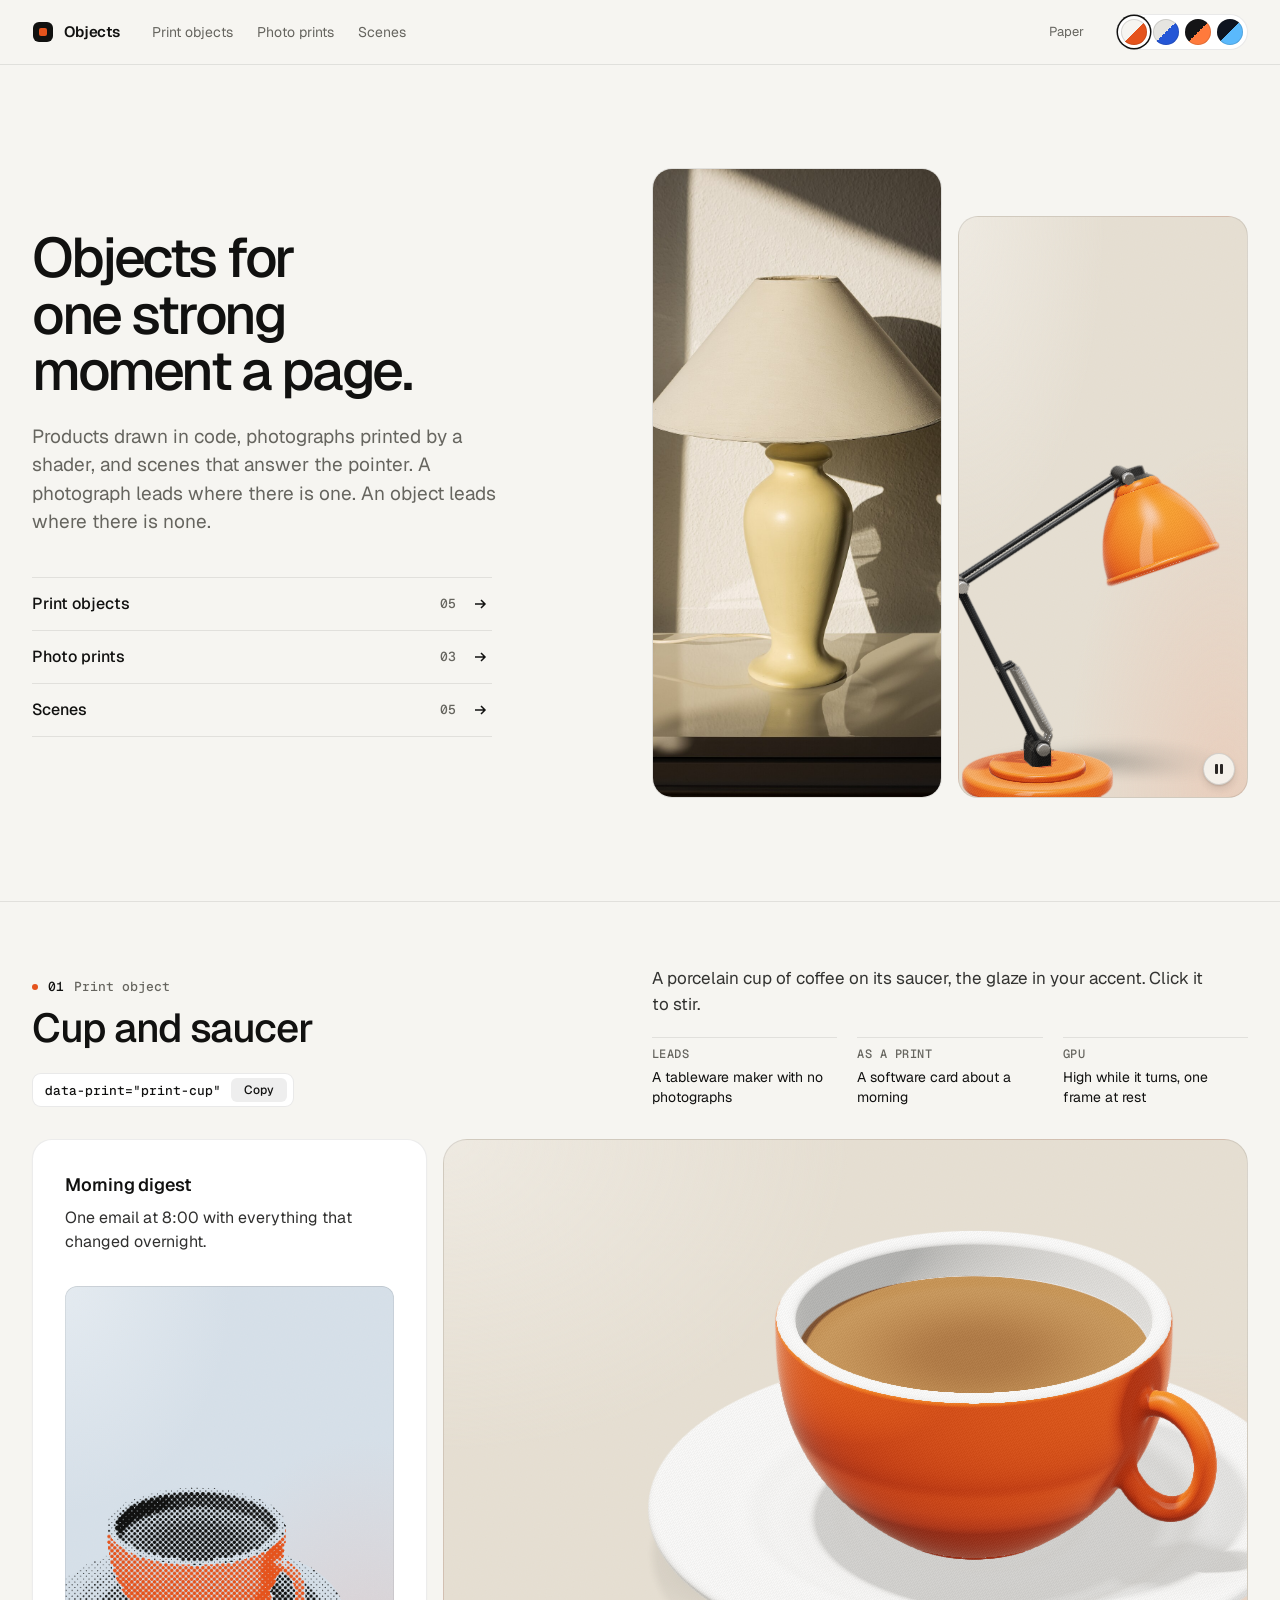
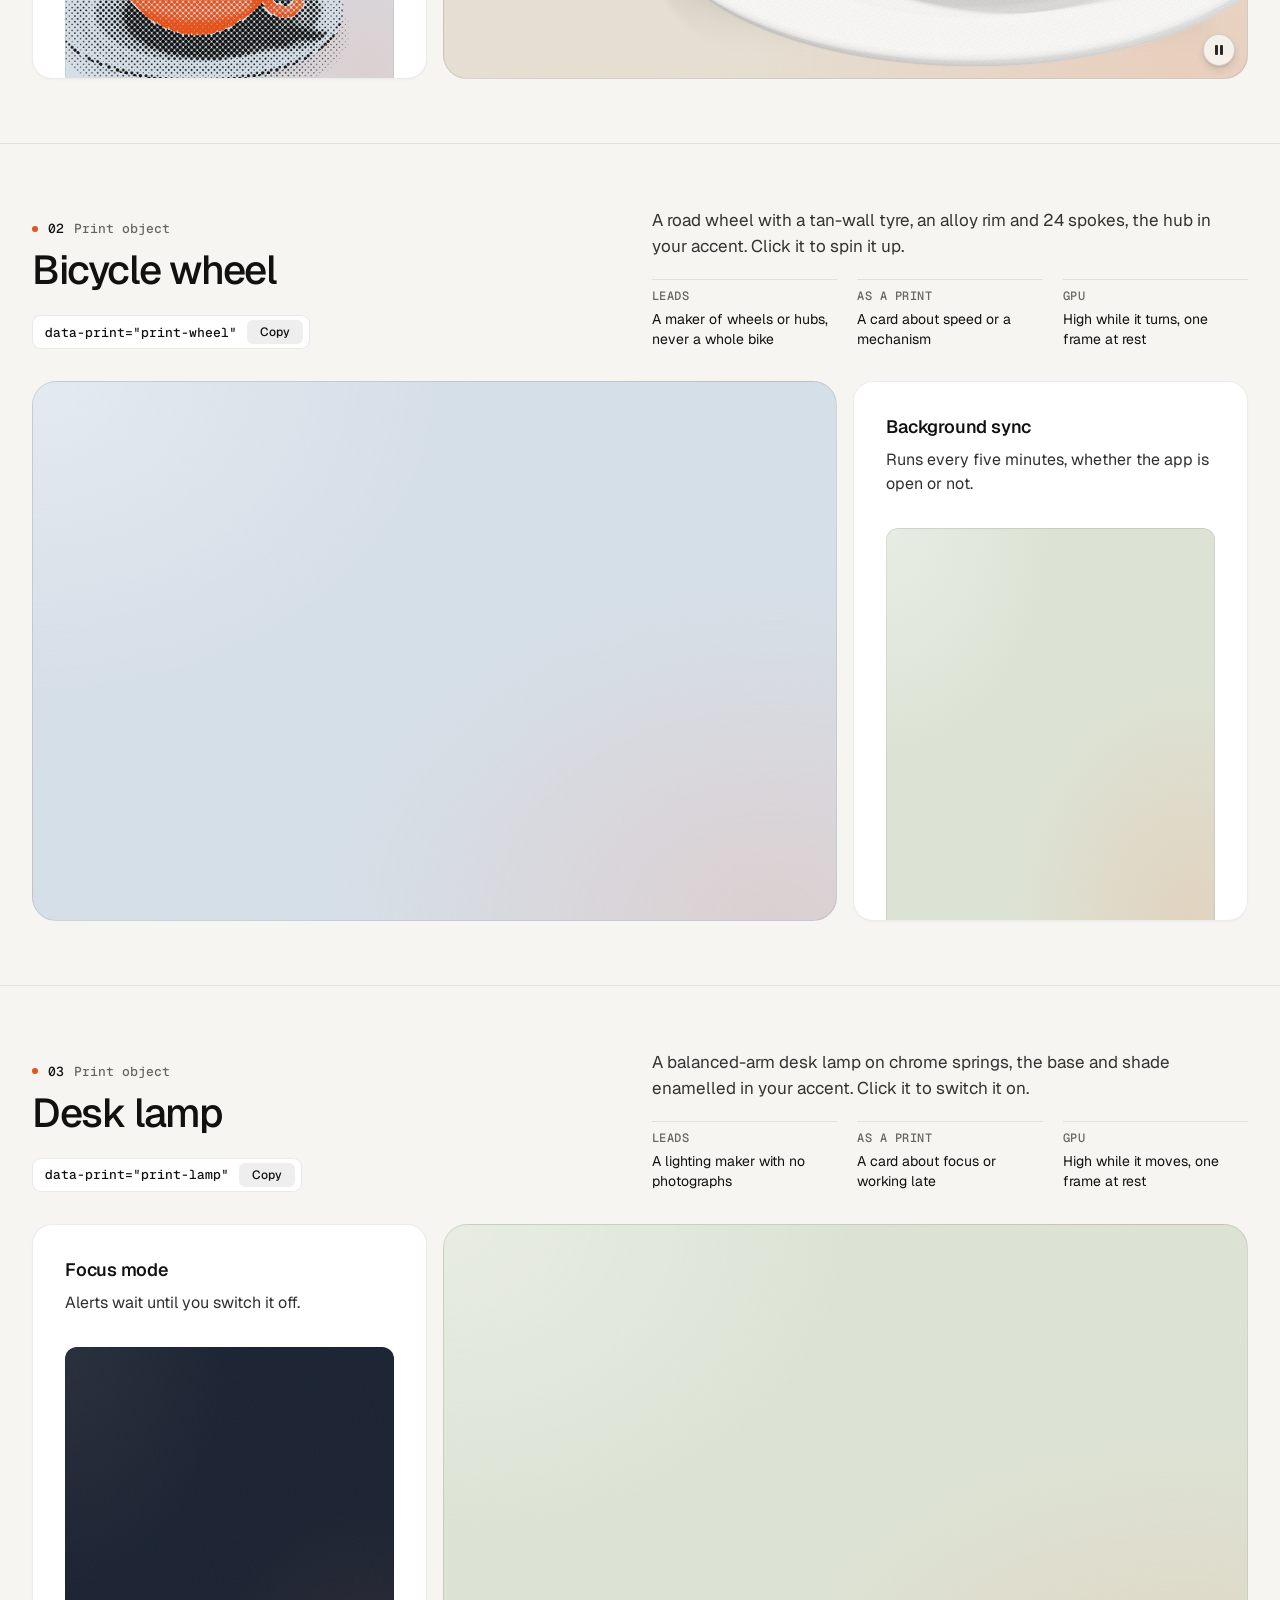
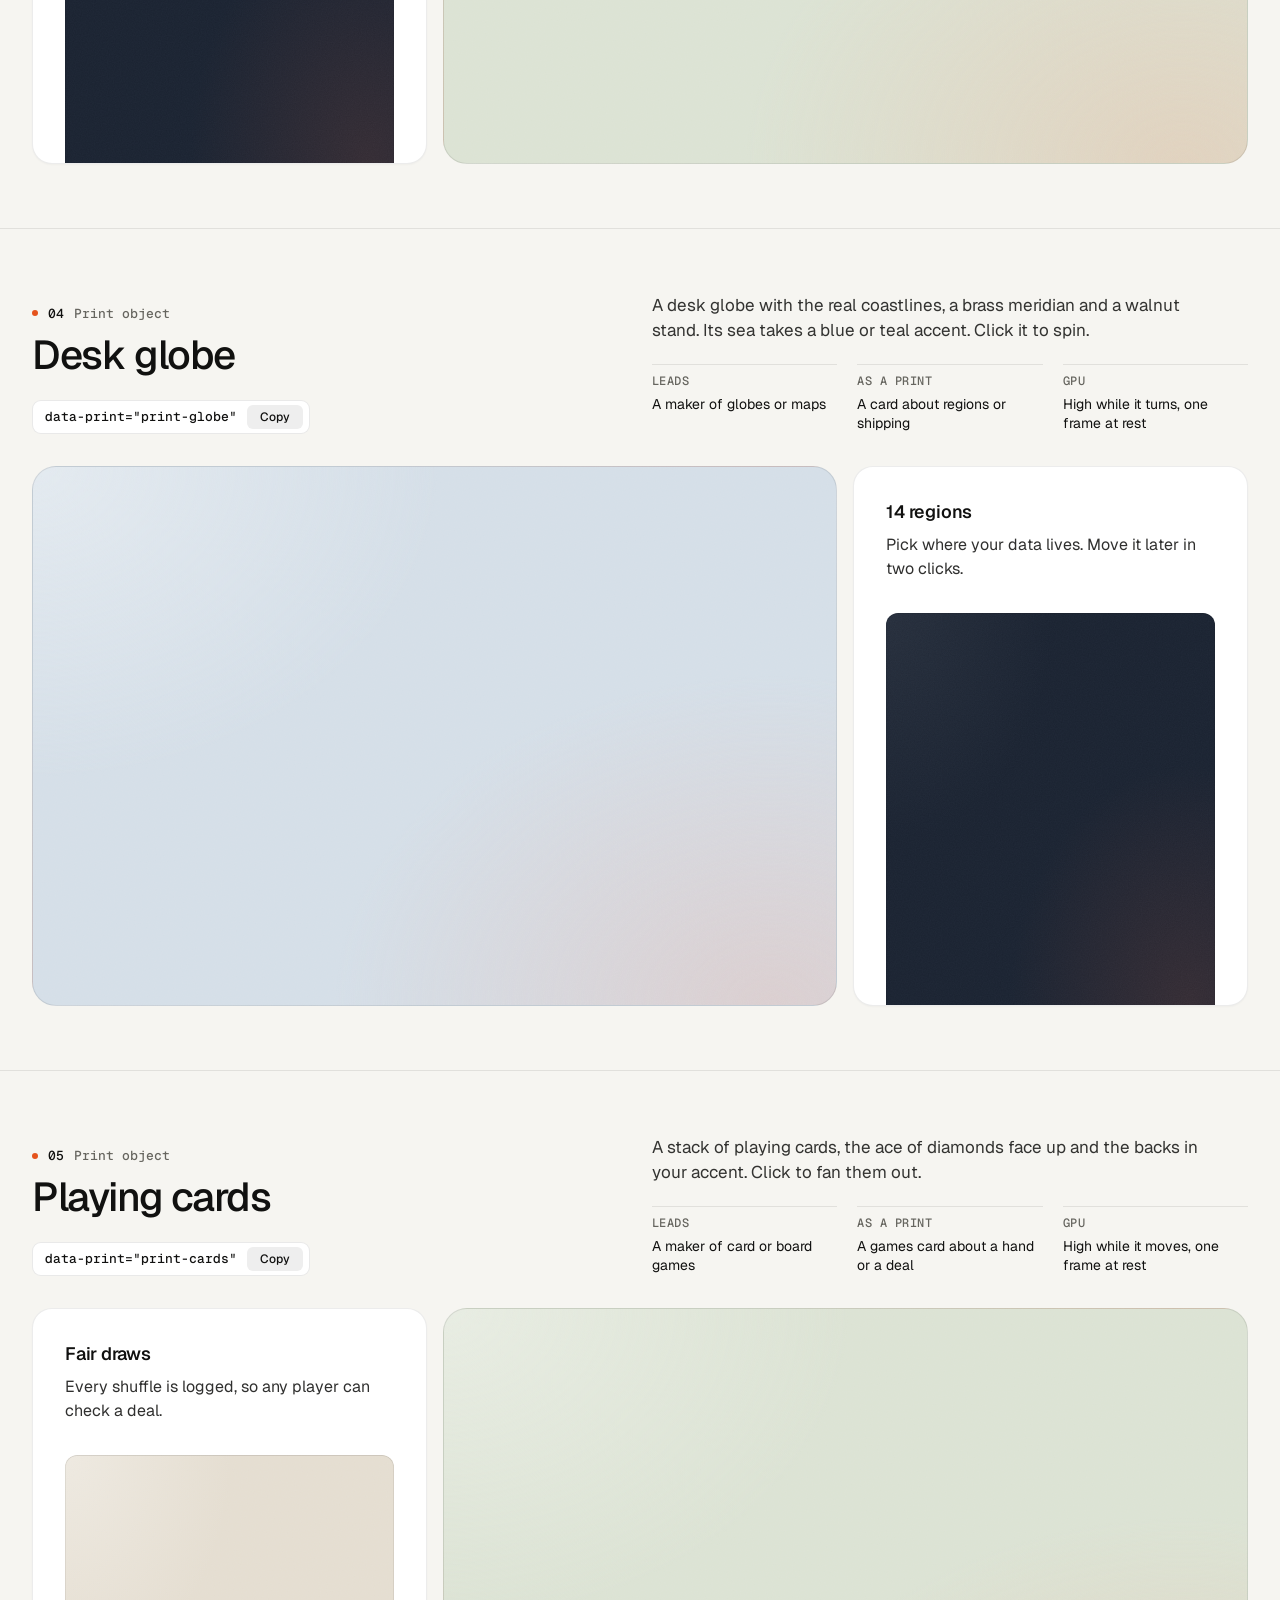
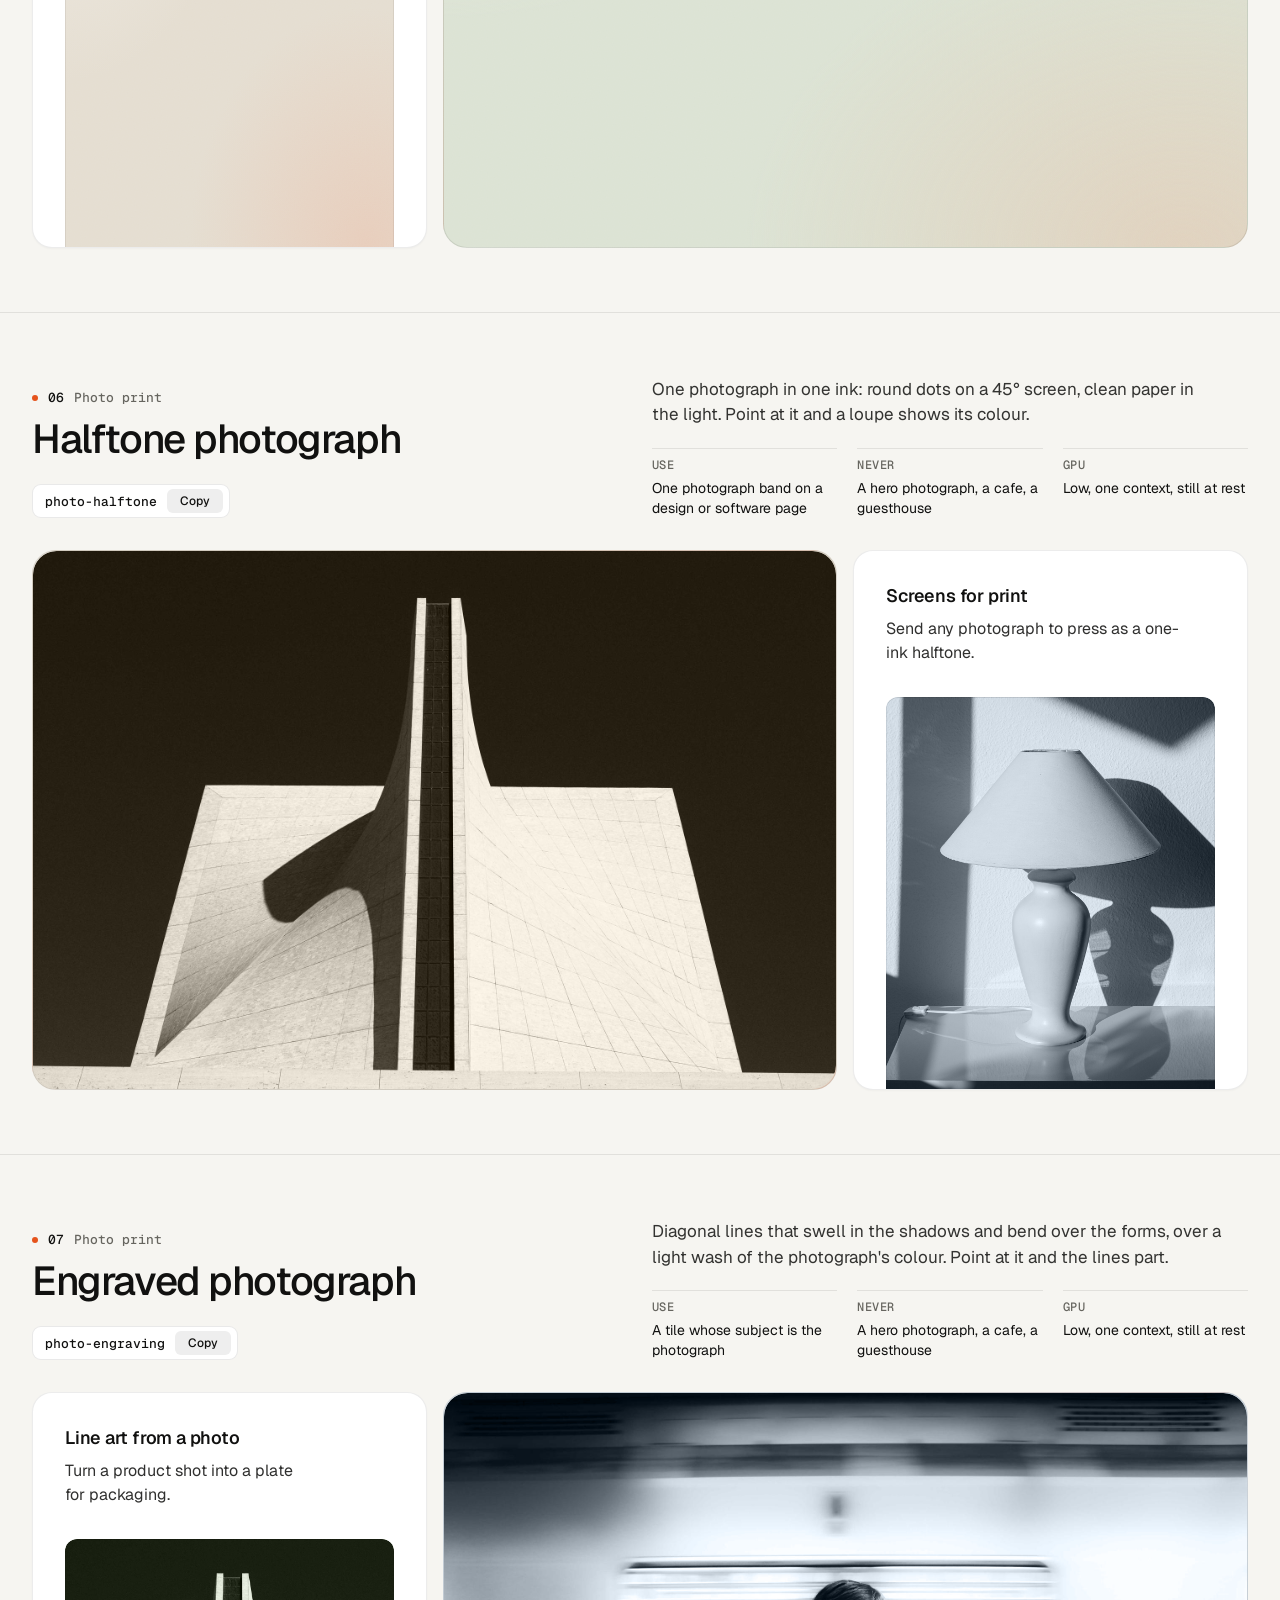
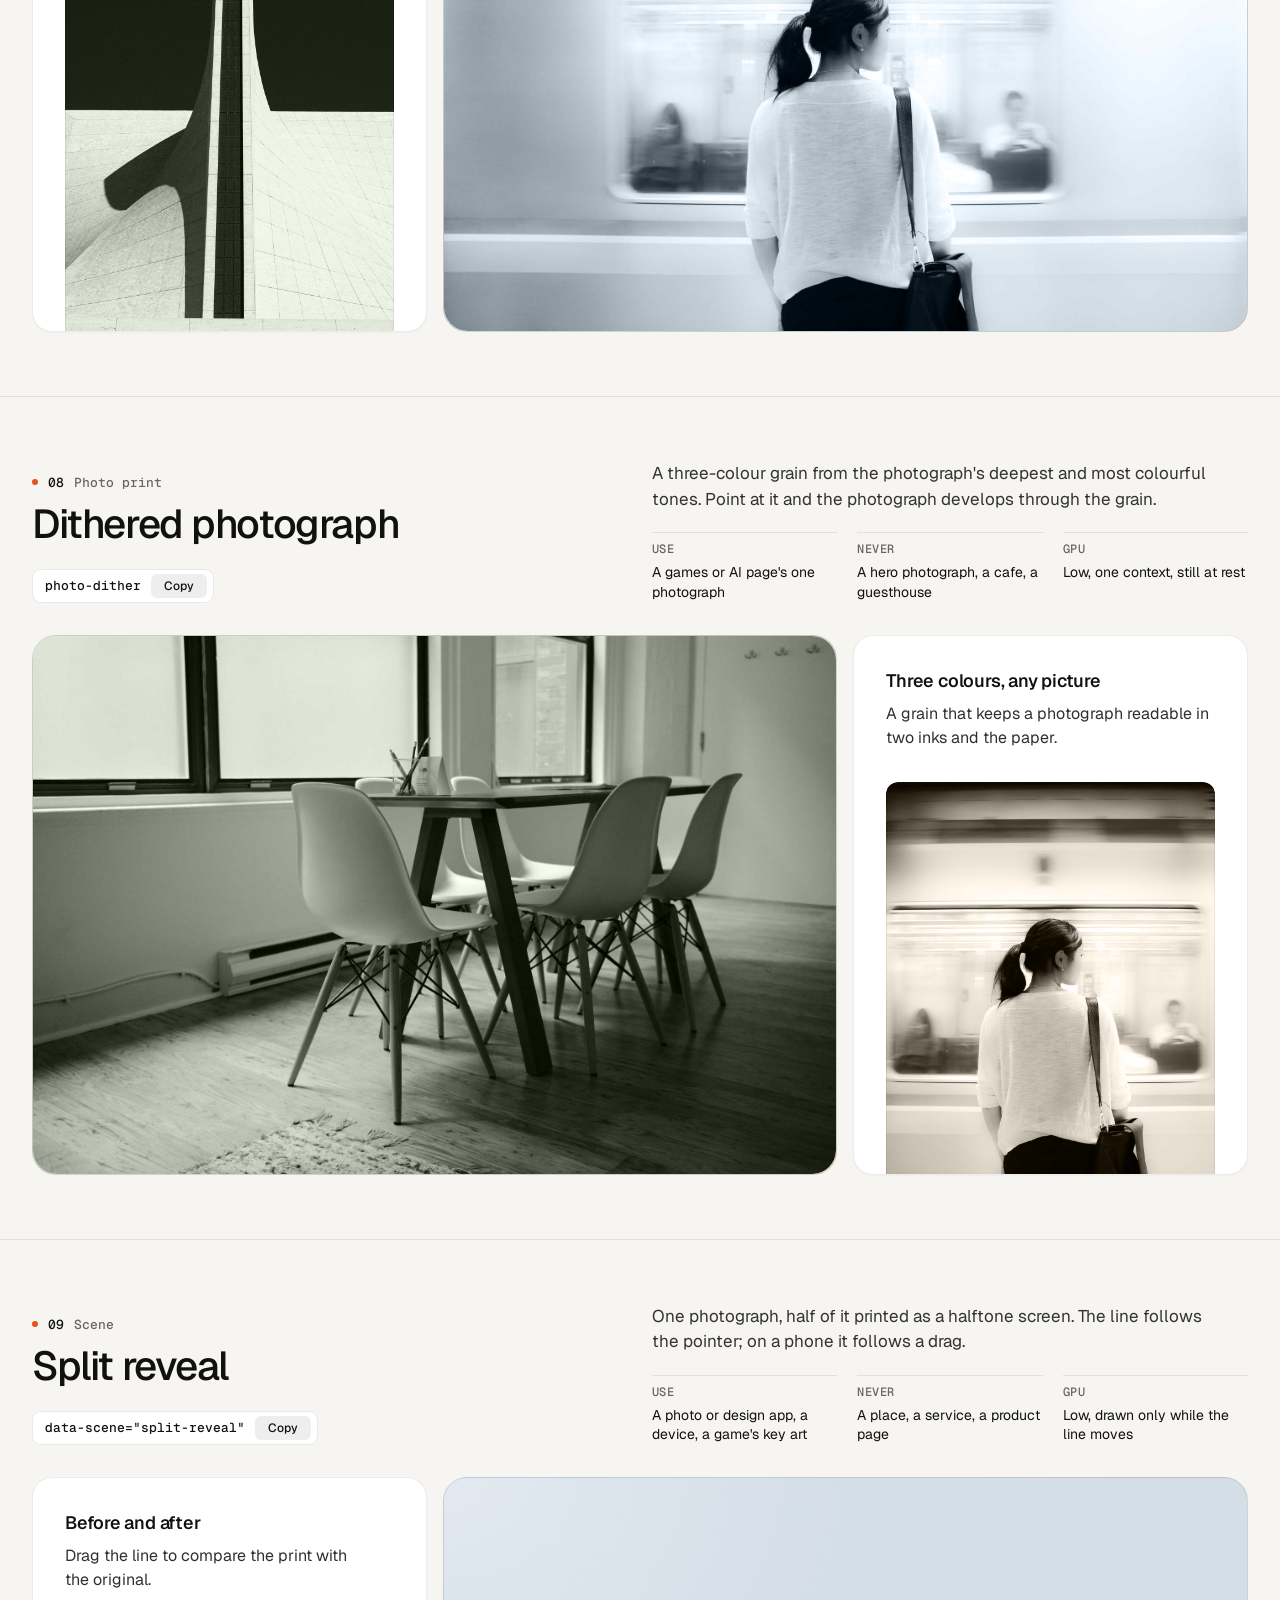
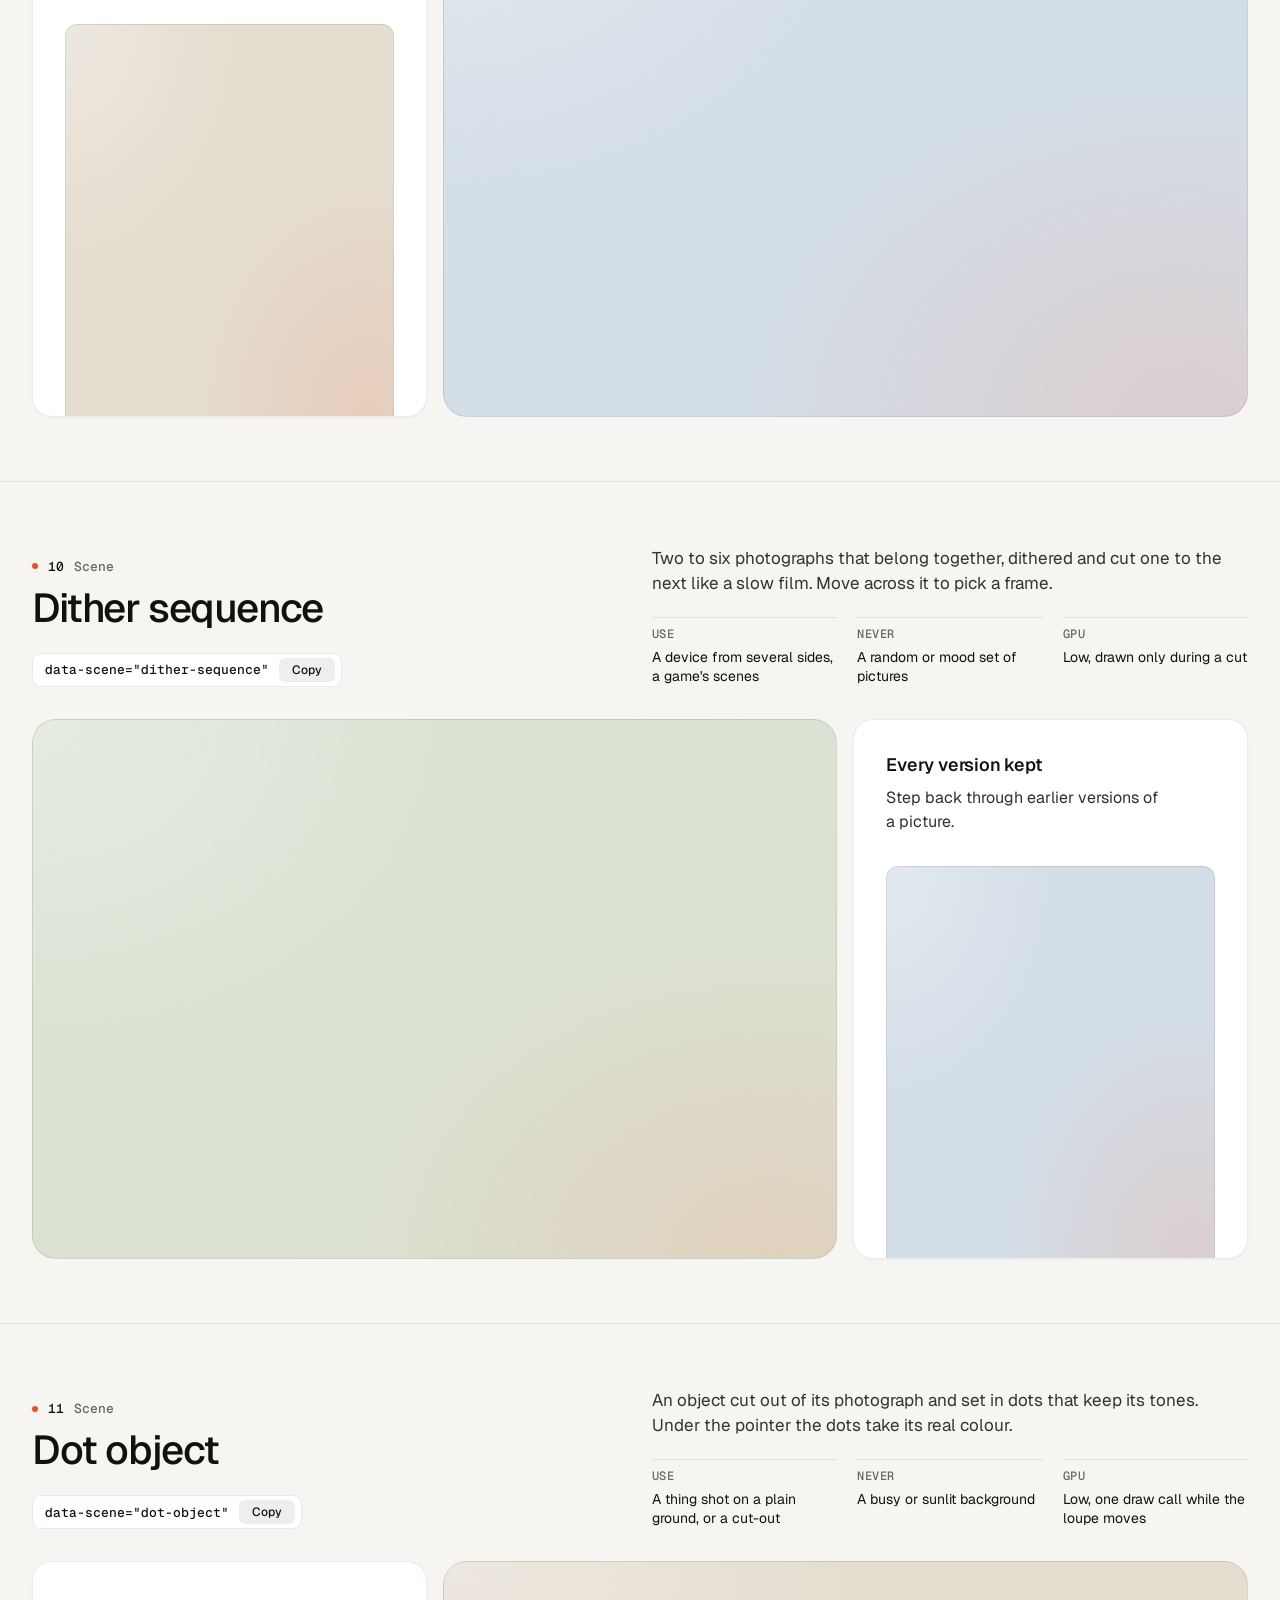
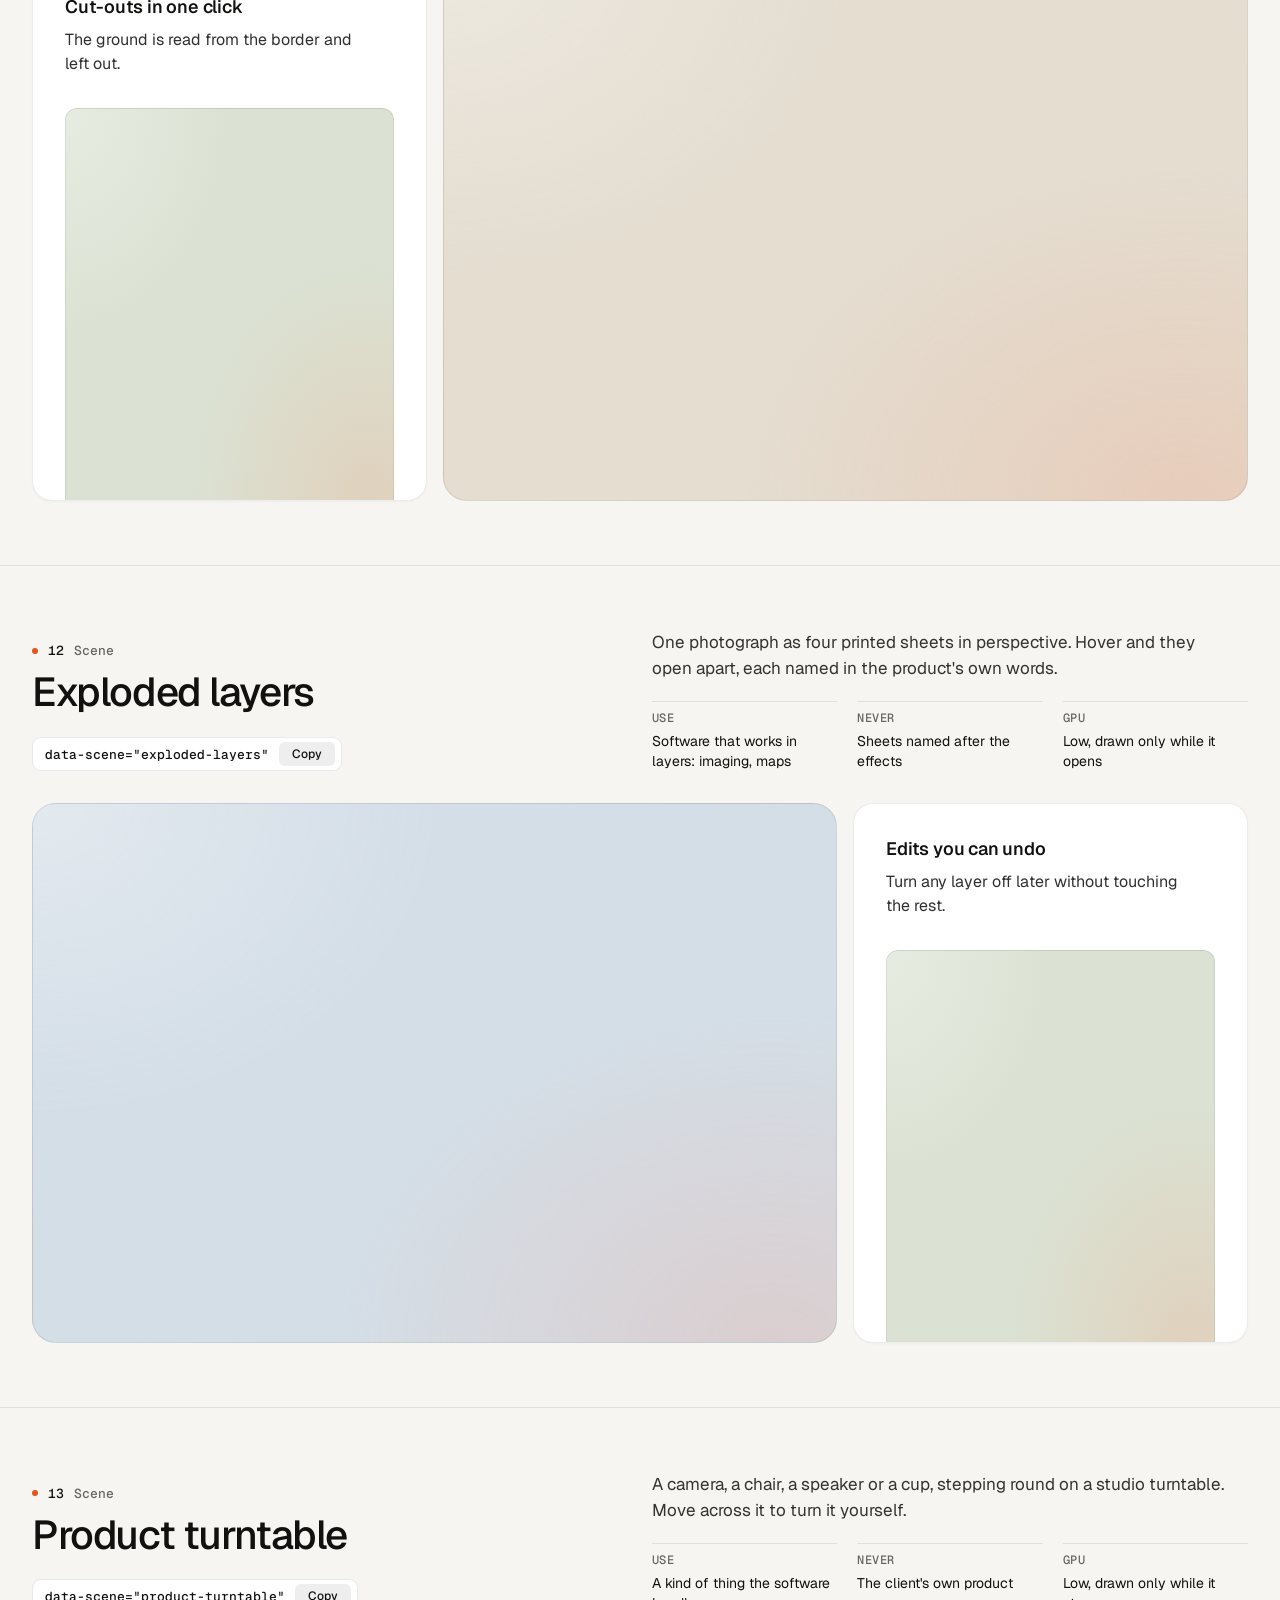
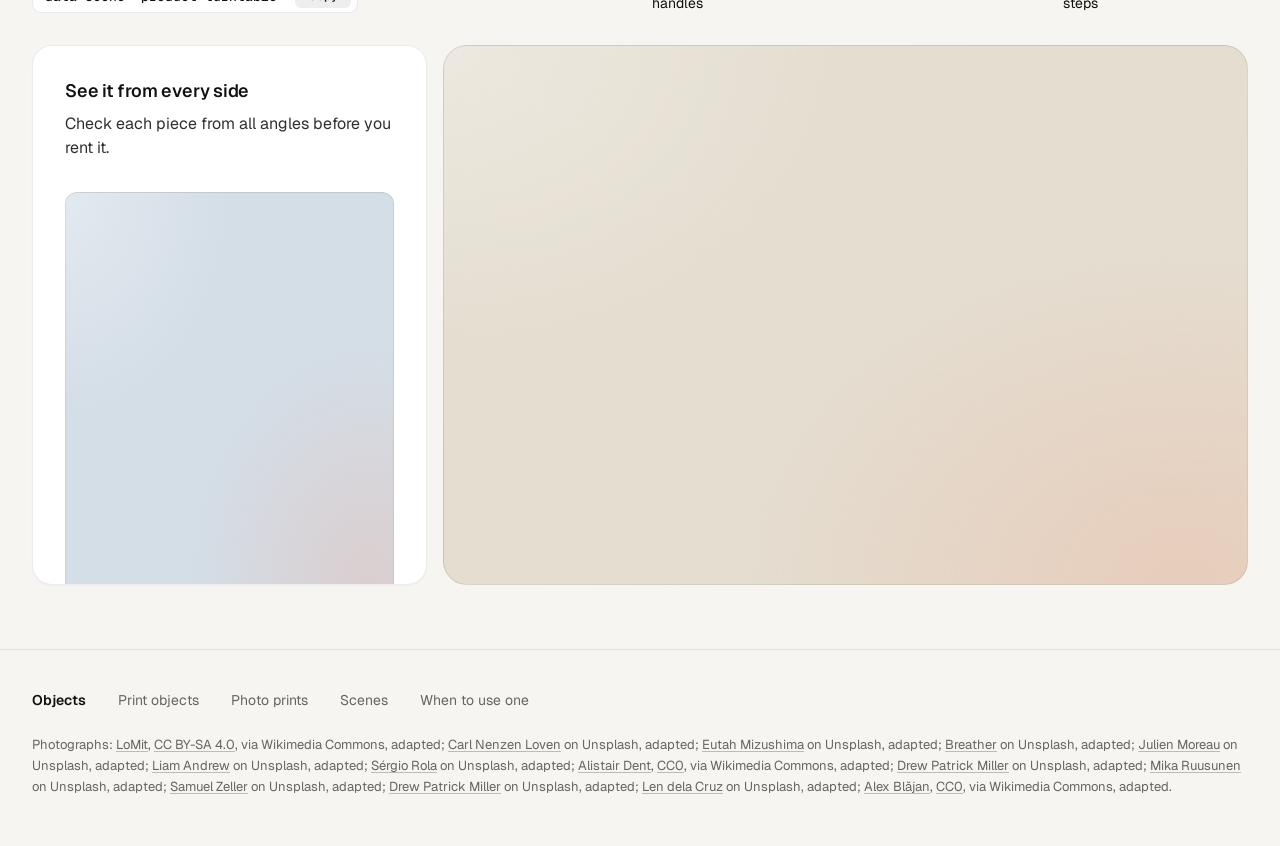
<file: website/assets/objects/index.html>
<!doctype html>
<html lang="en" data-palette="paper">
<head>
<script>window.__tpGlMax = 16;   /* a gallery shows many live effects at once; a page of a site keeps the default 4 (fx.js) */</script>
<meta charset="utf-8">
<meta name="viewport" content="width=device-width, initial-scale=1">
<title>Objects</title>
<meta name="description" content="Thirteen objects for one strong moment a page: products drawn in code, photographs printed by a shader, scenes that answer the pointer.">
<link rel="icon" href="data:,">
<link rel="preconnect" href="https://fonts.googleapis.com">
<link rel="preconnect" href="https://fonts.gstatic.com" crossorigin>
<link href="https://fonts.googleapis.com/css2?family=Geist:wght@300..700&family=Geist+Mono:wght@400;500&display=swap" rel="stylesheet">
<link rel="stylesheet" href="../ui/base.css">
<link rel="stylesheet" href="../ui/cards.css">
<style>
  /* palettes: page tokens, four grounds (--g1 sand, --g2 sky, --g3 sage, --g4 deep) and the globe's sea */
  :root {
    --font-text: "Geist", system-ui, sans-serif; --font-mono: "Geist Mono", ui-monospace, monospace;
    --ease: cubic-bezier(.2, .7, .2, 1);
    --gutter: 32px; --max: 1312px;
  }
  [data-palette="paper"] { --bg: #f6f5f1; --card: #ffffff; --surface: #ffffff; --ink: #111110; --muted: #66655f; --accent: #e5531c; --accent-ink: #ffffff;
    --g1: #e4ddd0; --g2: #d4dee7; --g3: #dbe2d3; --g4: #1a2230; --sea: #2f6aa8; --line: rgb(17 17 16 / 0.09); }
  [data-palette="stone"] { --bg: #e6e5e1; --card: #f3f2ef; --surface: #f3f2ef; --ink: #1a1b1d; --muted: #5d5e62; --accent: #2456d6; --accent-ink: #ffffff;
    --g1: #d6d5d0; --g2: #c9d4df; --g3: #dad3c6; --g4: #1d2633; --sea: #2456d6; --line: rgb(26 27 29 / 0.1); }
  [data-palette="graphite"] { --bg: #0b0b0c; --card: #141416; --surface: #141416; --ink: #f2f2ef; --muted: #96979c; --accent: #ff7a3c; --accent-ink: #120c08;
    --g1: #1e1d1b; --g2: #17202a; --g3: #1b201b; --g4: #23262c; --sea: #4f9be0; --line: rgb(242 242 239 / 0.09); }
  [data-palette="night"] { --bg: #070b14; --card: #0e1420; --surface: #0e1420; --ink: #e9edf3; --muted: #8b94a4; --accent: #5ab9fc; --accent-ink: #07101a;
    --g1: #121a29; --g2: #0f2231; --g3: #16202b; --g4: #1b2536; --sea: #5ab9fc; --line: rgb(233 237 243 / 0.09); }

  * { box-sizing: border-box; }
  html { scroll-padding-top: 64px; }
  html, body { margin: 0; }
  body { font-family: var(--font-text); background: var(--bg); color: var(--ink); -webkit-font-smoothing: antialiased; font-size: 16px; line-height: 1.5;
    transition: background-color 320ms var(--ease), color 320ms var(--ease); }
  a { color: inherit; }
  .wrap { max-width: var(--max); margin: 0 auto; padding: 0 var(--gutter); }

  /* ------------------------------------------------ the bar */
  .bar { position: sticky; top: 0; z-index: 30; background: color-mix(in oklab, var(--bg) 84%, transparent); backdrop-filter: blur(16px) saturate(1.2); border-bottom: 1px solid var(--line); }
  .bar__in { height: 64px; display: flex; align-items: center; gap: 32px; }
  .brand { display: inline-flex; align-items: center; gap: 10px; font-weight: 600; font-size: 15px; letter-spacing: -0.01em; text-decoration: none; }
  .brand svg { width: 22px; height: 22px; }
  .brand svg .a { fill: var(--accent); transition: transform 420ms var(--ease); transform-origin: 11px 11px; }
  .brand:hover svg .a { transform: rotate(90deg); }
  .nav { display: flex; gap: 24px; font-size: 14px; }
  .nav a { position: relative; text-decoration: none; color: var(--muted); transition: color 180ms ease; padding: 6px 0; }
  .nav a::after { content: ""; position: absolute; left: 0; right: 0; bottom: 0; height: 1px; background: currentColor; transform: scaleX(0); transform-origin: left; transition: transform 260ms var(--ease); }
  .nav a:hover { color: var(--ink); }
  .nav a:hover::after { transform: scaleX(1); }
  .sp { flex: 1; }
  .swatches { display: flex; align-items: center; gap: 6px; padding: 4px; border-radius: 999px; border: 1px solid var(--line); background: var(--card); }
  .sw { position: relative; width: 26px; height: 26px; border-radius: 50%; border: 0; padding: 0; cursor: pointer; background: linear-gradient(135deg, var(--s-bg) 0 50%, var(--s-ac) 50% 100%);
    box-shadow: inset 0 0 0 1px rgb(0 0 0 / 0.12); transition: transform 200ms var(--ease); }
  .sw::after { content: ""; position: absolute; inset: -3px; border-radius: 50%; box-shadow: 0 0 0 1.5px var(--ink); opacity: 0; transform: scale(0.8); transition: opacity 200ms ease, transform 260ms var(--ease); }
  .sw:hover { transform: scale(1.08); }
  .sw:active { transform: scale(0.94); }
  .sw[aria-pressed="true"]::after { opacity: 1; transform: scale(1); }
  .sw:focus-visible { outline: 2px solid var(--ink); outline-offset: 3px; }
  .sw-label { font-size: 13px; color: var(--muted); min-width: 60px; text-align: right; }

  /* ------------------------------------------------ grounds: a soft lit mesh of the ground's own tone, a fine grain */
  .gr, .card > .panel.gr { --calm-k: 0%; background-color: var(--pg);
    background-image:
      radial-gradient(80% 90% at 92% 100%, color-mix(in oklab, var(--accent) 13%, var(--pg)), transparent 68%),
      radial-gradient(70% 80% at 0% 0%, color-mix(in oklab, var(--lift, #ffffff) var(--lift-k, 34%), var(--pg)), transparent 72%); }
  .gr.dk, [data-palette="graphite"] .gr, [data-palette="night"] .gr { --lift: #ffffff; --lift-k: 6%; }
  .grain { position: absolute; inset: 0; z-index: 0; pointer-events: none; opacity: .32; mix-blend-mode: soft-light; border-radius: inherit;
    background-image: url("data:image/svg+xml;utf8,<svg xmlns='http://www.w3.org/2000/svg' width='160' height='160'><filter id='n'><feTurbulence type='fractalNoise' baseFrequency='.85' numOctaves='2' stitchTiles='stitch'/><feColorMatrix values='0 0 0 0 .5  0 0 0 0 .5  0 0 0 0 .5  0 0 0 .9 0'/></filter><rect width='100%' height='100%' filter='url(%23n)'/></svg>"); }
  .slot { position: absolute; inset: 0; z-index: 1; border-radius: inherit; }
  .slot > .host { position: absolute; inset: 0; border-radius: inherit; overflow: hidden; }

  /* ------------------------------------------------ hero */
  .hero { min-height: calc(100svh - 64px); display: grid; align-items: center; padding: 56px 0; }
  .hero__grid { display: grid; grid-template-columns: repeat(12, minmax(0, 1fr)); gap: 24px; align-items: center; }
  .hero__copy { grid-column: 1 / span 5; }
  .hero h1 { margin: 0; font-size: clamp(44px, 3.4vw + 12px, 72px); line-height: 1.02; letter-spacing: -0.045em; font-weight: 520; text-wrap: balance; }
  .hero__lede { margin: 24px 0 0; font-size: 19px; line-height: 1.5; color: var(--muted); max-width: 40ch; text-wrap: pretty; }
  .index { margin: 40px 0 0; padding: 0; list-style: none; border-top: 1px solid var(--line); max-width: 460px; }
  .index a { display: grid; grid-template-columns: 1fr auto 20px; align-items: center; gap: 16px; padding: 14px 0; border-bottom: 1px solid var(--line); text-decoration: none; font-size: 16px; font-weight: 500; }
  .index a span { font: 500 13px/1 var(--font-mono); color: var(--muted); }
  .index a svg { width: 16px; height: 16px; transition: transform 260ms var(--ease); }
  .index a:hover svg { transform: translateX(4px); }
  .hero__pics { grid-column: 7 / span 6; display: grid; grid-template-columns: 1fr 1fr; gap: 16px; height: min(70svh, 660px); min-height: 440px; }
  .pic { position: relative; overflow: clip; border-radius: 20px; border: 1px solid var(--line); isolation: isolate; }
  .pic img { position: absolute; inset: 0; width: 100%; height: 100%; object-fit: cover; object-position: 50% 42%; display: block; }
  .pic--down { margin-top: 48px; }

  /* ------------------------------------------------ an object, one screen */
  .obj { min-height: calc(100svh - 64px); display: grid; align-content: center; padding: 64px 0; border-top: 1px solid var(--line); }
  .obj__head { display: grid; grid-template-columns: repeat(12, minmax(0, 1fr)); gap: 24px; align-items: end; margin-bottom: 32px; }
  .obj__title { grid-column: 1 / span 5; }
  .obj__n { margin: 0 0 14px; font: 500 13px/1 var(--font-mono); color: var(--muted); display: flex; gap: 10px; align-items: center; }
  .obj__n b { color: var(--ink); font-weight: 500; }
  .obj__n i { width: 6px; height: 6px; border-radius: 50%; background: var(--accent); display: inline-block; }
  .obj h2 { margin: 0; font-size: clamp(34px, 1.9vw + 16px, 52px); line-height: 1.04; letter-spacing: -0.035em; font-weight: 520; text-wrap: balance; }
  .obj__about { grid-column: 7 / span 6; }
  .obj__line { margin: 0; font-size: 17px; line-height: 1.5; color: color-mix(in oklab, var(--ink) 82%, var(--bg)); max-width: 52ch; text-wrap: pretty; }
  .facts { display: grid; grid-template-columns: repeat(3, minmax(0, 1fr)); gap: 20px; margin: 20px 0 0; }
  .facts div { border-top: 1px solid var(--line); padding-top: 10px; }
  .facts dt { font: 500 12px/1 var(--font-mono); color: var(--muted); text-transform: uppercase; letter-spacing: .04em; }
  .facts dd { margin: 8px 0 0; font-size: 14px; line-height: 1.4; }
  .copy { margin-top: 24px; display: inline-flex; align-items: center; gap: 10px; height: 34px; padding: 0 6px 0 12px; border-radius: 9px; border: 1px solid var(--line);
    background: var(--card); color: var(--ink); font: 500 13px/1 var(--font-mono); cursor: pointer; transition: border-color 180ms ease, transform 160ms var(--ease); }
  .copy:hover { border-color: color-mix(in oklab, var(--ink) 24%, transparent); }
  .copy:active { transform: scale(0.97); }
  .copy:focus-visible { outline: 2px solid var(--ink); outline-offset: 2px; }
  .copy em { font-style: normal; display: inline-grid; place-items: center; height: 24px; padding: 0 8px; border-radius: 6px; background: color-mix(in oklab, var(--ink) 7%, transparent); font-family: var(--font-text); font-size: 12px; overflow: hidden; }
  .copy em span { grid-area: 1 / 1; transition: transform 260ms var(--ease), opacity 200ms ease; }
  .copy em span + span { transform: translateY(110%); opacity: 0; }
  .copy.done em span:first-child { transform: translateY(-110%); opacity: 0; }
  .copy.done em span + span { transform: none; opacity: 1; }

  .duo { display: grid; grid-template-columns: repeat(12, minmax(0, 1fr)); gap: 16px; height: clamp(400px, calc(100svh - 360px), 600px); }
  .big { grid-column: 1 / span 8; position: relative; overflow: clip; isolation: isolate; border-radius: 24px; border: 1px solid var(--line); }
  .duo .card { grid-column: 9 / span 4; }
  .obj:nth-of-type(even) .big { grid-column: 5 / span 8; grid-row: 1; }
  .obj:nth-of-type(even) .duo .card { grid-column: 1 / span 4; grid-row: 1; }
  .duo .card > .panel { flex: 1 1 auto; min-height: 0; }

  /* ------------------------------------------------ footer */
  .foot { border-top: 1px solid var(--line); padding: 40px 0 48px; font-size: 14px; color: var(--muted); }
  .foot__row { display: flex; flex-wrap: wrap; gap: 12px 32px; align-items: baseline; }
  .foot__row b { color: var(--ink); font-weight: 600; }
  .foot__row a { text-decoration: none; }
  .foot__row a:hover { color: var(--ink); }
  .credits { margin: 24px 0 0; font-size: 13px; line-height: 1.6; color: var(--muted); }
  .credits a { text-decoration: underline; text-decoration-color: color-mix(in oklab, currentColor 40%, transparent); text-underline-offset: 2px; }

  @media (max-width: 1023px) {
    .hero__copy, .hero__pics { grid-column: 1 / -1; }
    .hero__pics { height: auto; min-height: 0; }
    .pic { aspect-ratio: 3 / 4; }
    .obj__title, .obj__about { grid-column: 1 / -1; }
    .duo { height: auto; grid-template-columns: minmax(0, 1fr); }
    .big, .duo .card, .obj:nth-of-type(even) .big, .obj:nth-of-type(even) .duo .card { grid-column: 1 / -1; grid-row: auto; }
    .big { aspect-ratio: 4 / 3; }
    .duo .card > .panel { flex: none; height: 320px; }
  }
  @media (max-width: 760px) {
    :root { --gutter: 16px; }
    .nav, .sw-label { display: none; }
    .hero { padding: 32px 0 40px; }
    .hero__lede { font-size: 17px; }
    .hero__pics { gap: 10px; }
    .pic { border-radius: 16px; }
    .pic--down { margin-top: 28px; }
    .obj { padding: 72px 0; min-height: 0; }
    .obj .wrap { display: flex; flex-direction: column; }
    .obj__head, .obj__about { display: contents; }
    .obj__title { order: 1; margin-bottom: 16px; }
    .obj__line { order: 2; margin-bottom: 28px; }
    .duo { order: 3; }
    .facts { order: 4; margin-top: 28px; }
    .copy, .index { display: none; }
    .facts { grid-template-columns: minmax(0, 1fr); gap: 0; }
    .facts div { display: grid; grid-template-columns: 96px 1fr; gap: 12px; padding: 10px 0; }
    .facts dd { margin: 0; }
    .big { aspect-ratio: 4 / 5; border-radius: 18px; }
    .duo .card > .panel { height: 300px; }
  }
  @media (prefers-reduced-motion: reduce) { *, *::before, *::after { transition-duration: 0ms !important; } }
</style>
</head>
<body>
<header class="bar">
  <div class="wrap bar__in">
    <a class="brand" href="#top" aria-label="Objects, back to the top">
      <svg viewBox="0 0 22 22" aria-hidden="true"><rect x="1" y="1" width="20" height="20" rx="6" fill="currentColor"/><rect class="a" x="7" y="7" width="8" height="8" rx="2"/></svg>
      Objects
    </a>
    <nav class="nav" aria-label="Families">
      <a href="#print-cup">Print objects</a>
      <a href="#photo-halftone">Photo prints</a>
      <a href="#split-reveal">Scenes</a>
    </nav>
    <span class="sp"></span>
    <span class="sw-label" id="sw-label">Paper</span>
    <div class="swatches" role="group" aria-label="Palette">
      <button type="button" class="sw" data-pal="paper" aria-label="Paper" aria-pressed="true" style="--s-bg:#f6f5f1;--s-ac:#e5531c"></button>
      <button type="button" class="sw" data-pal="stone" aria-label="Stone" aria-pressed="false" style="--s-bg:#e6e5e1;--s-ac:#2456d6"></button>
      <button type="button" class="sw" data-pal="graphite" aria-label="Graphite" aria-pressed="false" style="--s-bg:#141416;--s-ac:#ff7a3c"></button>
      <button type="button" class="sw" data-pal="night" aria-label="Night" aria-pressed="false" style="--s-bg:#0e1420;--s-ac:#5ab9fc"></button>
    </div>
  </div>
</header>

<main id="top">
  <section class="hero">
    <div class="wrap hero__grid">
      <div class="hero__copy">
        <h1>Objects for one strong moment a page.</h1>
        <p class="hero__lede">Products drawn in code, photographs printed by a shader, and scenes that answer the pointer. A photograph leads where there is one. An object leads where there is none.</p>
        <ul class="index">
          <li><a href="#print-cup">Print objects <span>05</span><svg viewBox="0 0 16 16" fill="none" stroke="currentColor" stroke-width="1.5" aria-hidden="true"><path d="M3 8h10M9 4l4 4-4 4"/></svg></a></li>
          <li><a href="#photo-halftone">Photo prints <span>03</span><svg viewBox="0 0 16 16" fill="none" stroke="currentColor" stroke-width="1.5" aria-hidden="true"><path d="M3 8h10M9 4l4 4-4 4"/></svg></a></li>
          <li><a href="#split-reveal">Scenes <span>05</span><svg viewBox="0 0 16 16" fill="none" stroke="currentColor" stroke-width="1.5" aria-hidden="true"><path d="M3 8h10M9 4l4 4-4 4"/></svg></a></li>
        </ul>
      </div>
      <div class="hero__pics">
        <div class="pic"><img src="photo-kit/photos/lamp.jpg" width="1280" height="1757" alt="Cream ceramic table lamp on a glossy side table in low sun" decoding="async"></div>
        <article class="pic pic--down gr" style="--pg: var(--g1)" aria-label="A balanced-arm desk lamp">
          <div class="grain"></div>
          <div class="slot" data-slot='{"kind":"print","id":"print-lamp","place":"card","ground":"g1","params":{"size":1.06,"x":-0.08,"y":-0.2}}'></div>
        </article>
      </div>
    </div>
  </section>

  <!-- ===================================================== print objects -->
  <section class="obj" id="print-cup">
    <div class="wrap">
      <div class="obj__head">
        <div class="obj__title"><p class="obj__n"><i></i><b>01</b> Print object</p><h2>Cup and saucer</h2>
          <button type="button" class="copy" data-copy='<div data-print="print-cup" data-print-place="card"></div>'>data-print="print-cup"<em><span>Copy</span><span>Copied</span></em></button></div>
        <div class="obj__about">
          <p class="obj__line">A porcelain cup of coffee on its saucer, the glaze in your accent. Click it to stir.</p>
          <dl class="facts"><div><dt>Leads</dt><dd>A tableware maker with no photographs</dd></div><div><dt>As a print</dt><dd>A software card about a morning</dd></div><div><dt>GPU</dt><dd>High while it turns, one frame at rest</dd></div></dl>
        </div>
      </div>
      <div class="duo">
        <article class="big gr" style="--pg: var(--g1)"><div class="grain"></div>
          <div class="slot" data-slot='{"kind":"print","id":"print-cup","place":"hero","ground":"g1","params":{"size":0.96,"x":0.16,"y":-0.04}}'></div></article>
        <article class="card"><h3>Morning digest</h3><p>One email at 8:00 with everything that changed overnight.</p>
          <div class="panel gr" style="--pg: var(--g2)"><div class="grain"></div>
            <div class="slot" data-slot='{"kind":"print","id":"print-cup","place":"card","ground":"g2","params":{"effect":"halftone","turn":0}}'></div></div></article>
      </div>
    </div>
  </section>

  <section class="obj" id="print-wheel">
    <div class="wrap">
      <div class="obj__head">
        <div class="obj__title"><p class="obj__n"><i></i><b>02</b> Print object</p><h2>Bicycle wheel</h2>
          <button type="button" class="copy" data-copy='<div data-print="print-wheel" data-print-place="card"></div>'>data-print="print-wheel"<em><span>Copy</span><span>Copied</span></em></button></div>
        <div class="obj__about">
          <p class="obj__line">A road wheel with a tan-wall tyre, an alloy rim and 24 spokes, the hub in your accent. Click it to spin it up.</p>
          <dl class="facts"><div><dt>Leads</dt><dd>A maker of wheels or hubs, never a whole bike</dd></div><div><dt>As a print</dt><dd>A card about speed or a mechanism</dd></div><div><dt>GPU</dt><dd>High while it turns, one frame at rest</dd></div></dl>
        </div>
      </div>
      <div class="duo">
        <article class="big gr" style="--pg: var(--g2)"><div class="grain"></div>
          <div class="slot" data-slot='{"kind":"print","id":"print-wheel","place":"card","ground":"g2","params":{"size":1.34,"x":-0.08,"y":-0.3}}'></div></article>
        <article class="card"><h3>Background sync</h3><p>Runs every five minutes, whether the app is open or not.</p>
          <div class="panel gr" style="--pg: var(--g3)"><div class="grain"></div>
            <div class="slot" data-slot='{"kind":"print","id":"print-wheel","place":"card","ground":"g3","params":{"effect":"halftone","turn":0}}'></div></div></article>
      </div>
    </div>
  </section>

  <section class="obj" id="print-lamp">
    <div class="wrap">
      <div class="obj__head">
        <div class="obj__title"><p class="obj__n"><i></i><b>03</b> Print object</p><h2>Desk lamp</h2>
          <button type="button" class="copy" data-copy='<div data-print="print-lamp" data-print-place="card"></div>'>data-print="print-lamp"<em><span>Copy</span><span>Copied</span></em></button></div>
        <div class="obj__about">
          <p class="obj__line">A balanced-arm desk lamp on chrome springs, the base and shade enamelled in your accent. Click it to switch it on.</p>
          <dl class="facts"><div><dt>Leads</dt><dd>A lighting maker with no photographs</dd></div><div><dt>As a print</dt><dd>A card about focus or working late</dd></div><div><dt>GPU</dt><dd>High while it moves, one frame at rest</dd></div></dl>
        </div>
      </div>
      <div class="duo">
        <article class="big gr" style="--pg: var(--g3)"><div class="grain"></div>
          <div class="slot" data-slot='{"kind":"print","id":"print-lamp","place":"hero","ground":"g3","params":{"size":0.98,"x":0.14,"y":-0.06,"angle":-24}}'></div></article>
        <article class="card"><h3>Focus mode</h3><p>Alerts wait until you switch it off.</p>
          <div class="panel gr dk" style="--pg: var(--g4)"><div class="grain"></div>
            <div class="slot" data-slot='{"kind":"print","id":"print-lamp","place":"card","ground":"g4","params":{"effect":"dither","step":1,"turn":0}}' aria-label="A desk lamp, switched on"></div></div></article>
      </div>
    </div>
  </section>

  <section class="obj" id="print-globe">
    <div class="wrap">
      <div class="obj__head">
        <div class="obj__title"><p class="obj__n"><i></i><b>04</b> Print object</p><h2>Desk globe</h2>
          <button type="button" class="copy" data-copy='<div data-print="print-globe" data-print-place="card" data-print-params=&apos;{"effect":"engrave"}&apos;></div>'>data-print="print-globe"<em><span>Copy</span><span>Copied</span></em></button></div>
        <div class="obj__about">
          <p class="obj__line">A desk globe with the real coastlines, a brass meridian and a walnut stand. Its sea takes a blue or teal accent. Click it to spin.</p>
          <dl class="facts"><div><dt>Leads</dt><dd>A maker of globes or maps</dd></div><div><dt>As a print</dt><dd>A card about regions or shipping</dd></div><div><dt>GPU</dt><dd>High while it turns, one frame at rest</dd></div></dl>
        </div>
      </div>
      <div class="duo">
        <article class="big gr" style="--pg: var(--g2)"><div class="grain"></div>
          <div class="slot" data-slot='{"kind":"print","id":"print-globe","place":"card","ground":"g2","sea":true,"params":{"size":1.3,"x":-0.1,"y":-0.3}}'></div></article>
        <article class="card"><h3>14 regions</h3><p>Pick where your data lives. Move it later in two clicks.</p>
          <div class="panel gr dk" style="--pg: var(--g4)"><div class="grain"></div>
            <div class="slot" data-slot='{"kind":"print","id":"print-globe","place":"card","ground":"g4","sea":true,"params":{"effect":"engrave","turn":0}}'></div></div></article>
      </div>
    </div>
  </section>

  <section class="obj" id="print-cards">
    <div class="wrap">
      <div class="obj__head">
        <div class="obj__title"><p class="obj__n"><i></i><b>05</b> Print object</p><h2>Playing cards</h2>
          <button type="button" class="copy" data-copy='<div data-print="print-cards" data-print-place="card"></div>'>data-print="print-cards"<em><span>Copy</span><span>Copied</span></em></button></div>
        <div class="obj__about">
          <p class="obj__line">A stack of playing cards, the ace of diamonds face up and the backs in your accent. Click to fan them out.</p>
          <dl class="facts"><div><dt>Leads</dt><dd>A maker of card or board games</dd></div><div><dt>As a print</dt><dd>A games card about a hand or a deal</dd></div><div><dt>GPU</dt><dd>High while it moves, one frame at rest</dd></div></dl>
        </div>
      </div>
      <div class="duo">
        <article class="big gr" style="--pg: var(--g3)"><div class="grain"></div>
          <div class="slot" data-slot='{"kind":"print","id":"print-cards","place":"hero","ground":"g3","params":{"size":0.98,"x":0.16,"y":-0.04}}'></div></article>
        <article class="card"><h3>Fair draws</h3><p>Every shuffle is logged, so any player can check a deal.</p>
          <div class="panel gr" style="--pg: var(--g1)"><div class="grain"></div>
            <div class="slot" data-slot='{"kind":"print","id":"print-cards","place":"card","ground":"g1","params":{"effect":"halftone","turn":0}}'></div></div></article>
      </div>
    </div>
  </section>

  <!-- ===================================================== photo prints -->
  <section class="obj" id="photo-halftone">
    <div class="wrap">
      <div class="obj__head">
        <div class="obj__title"><p class="obj__n"><i></i><b>06</b> Photo print</p><h2>Halftone photograph</h2>
          <button type="button" class="copy" data-copy="import print from './assets/objects/photo-halftone/object.js'; print.mount(frame, { palette: fx.readPalette(frame) });">photo-halftone<em><span>Copy</span><span>Copied</span></em></button></div>
        <div class="obj__about">
          <p class="obj__line">One photograph in one ink: round dots on a 45° screen, clean paper in the light. Point at it and a loupe shows its colour.</p>
          <dl class="facts"><div><dt>Use</dt><dd>One photograph band on a design or software page</dd></div><div><dt>Never</dt><dd>A hero photograph, a cafe, a guesthouse</dd></div><div><dt>GPU</dt><dd>Low, one context, still at rest</dd></div></dl>
        </div>
      </div>
      <div class="duo">
        <article class="big gr" style="--pg: var(--g1)">
          <div class="slot" data-slot='{"kind":"photo","id":"photo-halftone","ground":"g1","photo":"concrete"}'></div></article>
        <article class="card"><h3>Screens for print</h3><p>Send any photograph to press as a one-ink halftone.</p>
          <div class="panel gr" style="--pg: var(--g2)">
            <div class="slot" data-slot='{"kind":"photo","id":"photo-halftone","ground":"g2","photo":"lamp","params":{"tint":1}}'></div></div></article>
      </div>
    </div>
  </section>

  <section class="obj" id="photo-engraving">
    <div class="wrap">
      <div class="obj__head">
        <div class="obj__title"><p class="obj__n"><i></i><b>07</b> Photo print</p><h2>Engraved photograph</h2>
          <button type="button" class="copy" data-copy="import print from './assets/objects/photo-engraving/object.js'; print.mount(frame, { palette: fx.readPalette(frame) });">photo-engraving<em><span>Copy</span><span>Copied</span></em></button></div>
        <div class="obj__about">
          <p class="obj__line">Diagonal lines that swell in the shadows and bend over the forms, over a light wash of the photograph's colour. Point at it and the lines part.</p>
          <dl class="facts"><div><dt>Use</dt><dd>A tile whose subject is the photograph</dd></div><div><dt>Never</dt><dd>A hero photograph, a cafe, a guesthouse</dd></div><div><dt>GPU</dt><dd>Low, one context, still at rest</dd></div></dl>
        </div>
      </div>
      <div class="duo">
        <article class="big gr" style="--pg: var(--g2)">
          <div class="slot" data-slot='{"kind":"photo","id":"photo-engraving","ground":"g2","photo":"platform","photoDark":"concrete"}'></div></article>
        <article class="card"><h3>Line art from a photo</h3><p>Turn a product shot into a plate for packaging.</p>
          <div class="panel gr" style="--pg: var(--g3)">
            <div class="slot" data-slot='{"kind":"photo","id":"photo-engraving","ground":"g3","photo":"concrete","photoDark":"room"}'></div></div></article>
      </div>
    </div>
  </section>

  <section class="obj" id="photo-dither">
    <div class="wrap">
      <div class="obj__head">
        <div class="obj__title"><p class="obj__n"><i></i><b>08</b> Photo print</p><h2>Dithered photograph</h2>
          <button type="button" class="copy" data-copy="import print from './assets/objects/photo-dither/object.js'; print.mount(frame, { palette: fx.readPalette(frame) });">photo-dither<em><span>Copy</span><span>Copied</span></em></button></div>
        <div class="obj__about">
          <p class="obj__line">A three-colour grain from the photograph's deepest and most colourful tones. Point at it and the photograph develops through the grain.</p>
          <dl class="facts"><div><dt>Use</dt><dd>A games or AI page's one photograph</dd></div><div><dt>Never</dt><dd>A hero photograph, a cafe, a guesthouse</dd></div><div><dt>GPU</dt><dd>Low, one context, still at rest</dd></div></dl>
        </div>
      </div>
      <div class="duo">
        <article class="big gr" style="--pg: var(--g3)">
          <div class="slot" data-slot='{"kind":"photo","id":"photo-dither","ground":"g3","photo":"room"}'></div></article>
        <article class="card"><h3>Three colours, any picture</h3><p>A grain that keeps a photograph readable in two inks and the paper.</p>
          <div class="panel gr" style="--pg: var(--g1)">
            <div class="slot" data-slot='{"kind":"photo","id":"photo-dither","ground":"g1","photo":"platform"}'></div></div></article>
      </div>
    </div>
  </section>

  <!-- ===================================================== scenes -->
  <section class="obj" id="split-reveal">
    <div class="wrap">
      <div class="obj__head">
        <div class="obj__title"><p class="obj__n"><i></i><b>09</b> Scene</p><h2>Split reveal</h2>
          <button type="button" class="copy" data-copy='<div data-scene="split-reveal" data-scene-src="assets/img/photo.jpg"></div>'>data-scene="split-reveal"<em><span>Copy</span><span>Copied</span></em></button></div>
        <div class="obj__about">
          <p class="obj__line">One photograph, half of it printed as a halftone screen. The line follows the pointer; on a phone it follows a drag.</p>
          <dl class="facts"><div><dt>Use</dt><dd>A photo or design app, a device, a game's key art</dd></div><div><dt>Never</dt><dd>A place, a service, a product page</dd></div><div><dt>GPU</dt><dd>Low, drawn only while the line moves</dd></div></dl>
        </div>
      </div>
      <div class="duo">
        <article class="big gr" style="--pg: var(--g2)">
          <div class="slot" data-slot='{"kind":"scene","id":"split-reveal","ground":"g2","src":"default"}'></div></article>
        <article class="card"><h3>Before and after</h3><p>Drag the line to compare the print with the original.</p>
          <div class="panel gr" style="--pg: var(--g1)">
            <div class="slot" data-slot='{"kind":"scene","id":"split-reveal","ground":"g1","src":"roof","params":{"side":"right","split":0.42}}'></div></div></article>
      </div>
    </div>
  </section>

  <section class="obj" id="dither-sequence">
    <div class="wrap">
      <div class="obj__head">
        <div class="obj__title"><p class="obj__n"><i></i><b>10</b> Scene</p><h2>Dither sequence</h2>
          <button type="button" class="copy" data-copy='<div data-scene="dither-sequence" data-scene-src=&apos;[{"src":"a.jpg"},{"src":"b.jpg"}]&apos;></div>'>data-scene="dither-sequence"<em><span>Copy</span><span>Copied</span></em></button></div>
        <div class="obj__about">
          <p class="obj__line">Two to six photographs that belong together, dithered and cut one to the next like a slow film. Move across it to pick a frame.</p>
          <dl class="facts"><div><dt>Use</dt><dd>A device from several sides, a game's scenes</dd></div><div><dt>Never</dt><dd>A random or mood set of pictures</dd></div><div><dt>GPU</dt><dd>Low, drawn only during a cut</dd></div></dl>
        </div>
      </div>
      <div class="duo">
        <article class="big gr" style="--pg: var(--g3)">
          <div class="slot" data-slot='{"kind":"scene","id":"dither-sequence","ground":"g3","src":"default"}'></div></article>
        <article class="card"><h3>Every version kept</h3><p>Step back through earlier versions of a picture.</p>
          <div class="panel gr" style="--pg: var(--g2)">
            <div class="slot" data-slot='{"kind":"scene","id":"dither-sequence","ground":"g2","src":"spirals","params":{"fit":"contain","autoplay":0}}'></div></div></article>
      </div>
    </div>
  </section>

  <section class="obj" id="dot-object">
    <div class="wrap">
      <div class="obj__head">
        <div class="obj__title"><p class="obj__n"><i></i><b>11</b> Scene</p><h2>Dot object</h2>
          <button type="button" class="copy" data-copy='<div data-scene="dot-object" data-scene-src="assets/img/object-on-white.jpg"></div>'>data-scene="dot-object"<em><span>Copy</span><span>Copied</span></em></button></div>
        <div class="obj__about">
          <p class="obj__line">An object cut out of its photograph and set in dots that keep its tones. Under the pointer the dots take its real colour.</p>
          <dl class="facts"><div><dt>Use</dt><dd>A thing shot on a plain ground, or a cut-out</dd></div><div><dt>Never</dt><dd>A busy or sunlit background</dd></div><div><dt>GPU</dt><dd>Low, one draw call while the loupe moves</dd></div></dl>
        </div>
      </div>
      <div class="duo">
        <article class="big gr" style="--pg: var(--g1)">
          <div class="slot" data-slot='{"kind":"scene","id":"dot-object","ground":"g1","src":"default"}'></div></article>
        <article class="card"><h3>Cut-outs in one click</h3><p>The ground is read from the border and left out.</p>
          <div class="panel gr" style="--pg: var(--g3)">
            <div class="slot" data-slot='{"kind":"scene","id":"dot-object","ground":"g3","src":"dahlia"}'></div></div></article>
      </div>
    </div>
  </section>

  <section class="obj" id="exploded-layers">
    <div class="wrap">
      <div class="obj__head">
        <div class="obj__title"><p class="obj__n"><i></i><b>12</b> Scene</p><h2>Exploded layers</h2>
          <button type="button" class="copy" data-copy='<div data-scene="exploded-layers" data-scene-src="assets/img/photo.jpg" data-scene-params=&apos;{"names":["Photo","Colour","Light","Depth"]}&apos;></div>'>data-scene="exploded-layers"<em><span>Copy</span><span>Copied</span></em></button></div>
        <div class="obj__about">
          <p class="obj__line">One photograph as four printed sheets in perspective. Hover and they open apart, each named in the product's own words.</p>
          <dl class="facts"><div><dt>Use</dt><dd>Software that works in layers: imaging, maps</dd></div><div><dt>Never</dt><dd>Sheets named after the effects</dd></div><div><dt>GPU</dt><dd>Low, drawn only while it opens</dd></div></dl>
        </div>
      </div>
      <div class="duo">
        <article class="big gr" style="--pg: var(--g2)">
          <div class="slot" data-slot='{"kind":"scene","id":"exploded-layers","ground":"g2","src":"default","params":{"names":["Photo","Colour","Light","Depth"]}}'></div></article>
        <article class="card"><h3>Edits you can undo</h3><p>Turn any layer off later without touching the rest.</p>
          <div class="panel gr" style="--pg: var(--g3)">
            <div class="slot" data-slot='{"kind":"scene","id":"exploded-layers","ground":"g3","src":"lattice"}'></div></div></article>
      </div>
    </div>
  </section>

  <section class="obj" id="product-turntable">
    <div class="wrap">
      <div class="obj__head">
        <div class="obj__title"><p class="obj__n"><i></i><b>13</b> Scene</p><h2>Product turntable</h2>
          <button type="button" class="copy" data-copy='<div data-scene="product-turntable" data-scene-params=&apos;{"form":"chair"}&apos;></div>'>data-scene="product-turntable"<em><span>Copy</span><span>Copied</span></em></button></div>
        <div class="obj__about">
          <p class="obj__line">A camera, a chair, a speaker or a cup, stepping round on a studio turntable. Move across it to turn it yourself.</p>
          <dl class="facts"><div><dt>Use</dt><dd>A kind of thing the software handles</dd></div><div><dt>Never</dt><dd>The client's own product</dd></div><div><dt>GPU</dt><dd>Low, drawn only while it steps</dd></div></dl>
        </div>
      </div>
      <div class="duo">
        <article class="big gr" style="--pg: var(--g1)">
          <div class="slot" data-slot='{"kind":"scene","id":"product-turntable","ground":"g1","params":{"form":"camera"}}' aria-label="A camera on a turntable"></div></article>
        <article class="card"><h3>See it from every side</h3><p>Check each piece from all angles before you rent it.</p>
          <div class="panel gr" style="--pg: var(--g2)">
            <div class="slot" data-slot='{"kind":"scene","id":"product-turntable","ground":"g2","params":{"form":"chair","start":-40,"autoplay":0}}' aria-label="A side chair"></div></div></article>
      </div>
    </div>
  </section>
</main>

<footer class="foot">
  <div class="wrap">
    <div class="foot__row">
      <b>Objects</b>
      <a href="_print-core/README.md">Print objects</a>
      <a href="photo-kit/README.md">Photo prints</a>
      <a href="_scenes/README.md">Scenes</a>
      <a href="../../references/effects-objects.md">When to use one</a>
    </div>
    <p class="credits" id="credits"></p>
  </div>
</footer>

<script type="module">
  /*
    The showcase's own mounting: every [data-slot] mounts when it comes near the screen and is destroyed
    when it leaves, and never more than MAX are mounted at once, so the page holds at most 4 live WebGL
    contexts (each mounted object holds one at most; still print objects hold none).
  */
  import fx from '../effects/fx.js';
  import { creditsLine } from './photo-kit/photo.js';
  import { DEFAULT_PHOTO as SPLIT } from './split-reveal/object.js';
  import { DEFAULT_SEQUENCE } from './dither-sequence/object.js';
  import { DEFAULT_PHOTO as TULIP } from './dot-object/object.js';
  import { DEFAULT_PHOTO as MIXER } from './exploded-layers/object.js';

  const MAX = 4, CAP = { print: 4, photo: 3, scene: 4 };
  const root = document.documentElement;
  const q = new URLSearchParams(location.search);
  const U = 'https://unsplash.com/license', CC0 = 'https://creativecommons.org/publicdomain/zero/1.0/';
  const SRC = {
    roof: { id: 618, ratio: 1.5, alt: 'Curving glass and steel lattice roof in black and white', by: 'Mika Ruusunen', licence: 'Unsplash licence', licenceUrl: U, page: 'https://unsplash.com/photos/ypVM8PnygUo' },
    lattice: { id: 893, ratio: 1.5, alt: 'Curved latticed building facade forming sweeping lines', by: 'Samuel Zeller', licence: 'Unsplash licence', licenceUrl: U, page: 'https://unsplash.com/photos/j0g8taxHZa0' },
    spirals: [
      { id: 949, ratio: 0.66, alt: 'A white spiral atrium under a glass dome, seen from below', by: 'Drew Patrick Miller', licence: 'Unsplash licence', licenceUrl: U, page: 'https://unsplash.com/photos/VLT62-JzddA' },
      { id: 679, ratio: 1, alt: 'Spiralling concrete curves around a small round window', by: 'Len dela Cruz', licence: 'Unsplash licence', licenceUrl: U, page: 'https://unsplash.com/photos/ScEKf8u7y-c' },
    ],
    dahlia: { id: 'commons-minimal-orange-dahlia', source: 'commons', ratio: 1.523, width: 5830, focus: [0.5, 0.5], alt: 'An orange dahlia on a black ground', by: 'Alex Blăjan', licence: 'CC0', licenceUrl: CC0,
      url: 'https://upload.wikimedia.org/wikipedia/commons/5/5e/Minimal_orange_dahlia_%28Unsplash%29.jpg', page: 'https://commons.wikimedia.org/wiki/File:Minimal_orange_dahlia_(Unsplash).jpg' },
  };
  const DEFAULTS = { 'split-reveal': SPLIT, 'dither-sequence': DEFAULT_SEQUENCE, 'dot-object': TULIP, 'exploded-layers': MIXER };
  const lib = await fetch(new URL('./photo-kit/photos.json', import.meta.url)).then(r => r.json()).catch(() => ({ photos: [] }));
  const PHOTOS = Object.fromEntries(lib.photos.map(p => [p.key, p]));

  // ---- palette: the page tokens, a ground's paper and an ink that reads on it
  const tok = n => getComputedStyle(root).getPropertyValue(n).trim();
  const lum = hex => { const h = hex.replace('#', ''); const c = [0, 2, 4].map(i => parseInt(h.slice(i, i + 2), 16) / 255); return 0.2126 * c[0] + 0.7152 * c[1] + 0.0722 * c[2]; };
  function paletteFor(cfg) {
    const bg = tok('--' + (cfg.ground || 'g1')), ink = tok('--ink');
    const light = lum(bg) > 0.4, pageLight = lum(ink) < 0.4;
    const gInk = light ? (pageLight ? ink : '#17181b') : (pageLight ? '#eef0f2' : ink);
    return fx.normalizePalette({ bg, surface: bg, ink: gInk, accent: cfg.sea ? tok('--sea') : tok('--accent'), accentInk: tok('--accent-ink') });
  }

  // ---- mounting
  const slots = [...document.querySelectorAll('[data-slot]')];
  const st = new Map(slots.map(el => [el, { cfg: JSON.parse(el.dataset.slot), near: false, ctrl: null, host: null, busy: false }]));
  const mods = new Map();
  const load = id => { if (!mods.has(id)) mods.set(id, import(`./${id}/object.js`).then(m => m.default)); return mods.get(id); };
  // a photo print may name a darker photograph for the dark palettes (a pale one prints as a light plate there)
  const isDark = () => lum(tok('--bg')) < 0.4;
  const photoKey = cfg => (cfg.photoDark && isDark() ? cfg.photoDark : cfg.photo);
  const srcOf = cfg => {
    if (cfg.kind === 'photo') return new URL('./photo-kit/' + PHOTOS[photoKey(cfg)].file, import.meta.url).href;
    if (!cfg.src) return undefined;
    return cfg.src === 'default' ? DEFAULTS[cfg.id] : SRC[cfg.src];
  };
  // a photo print's slot shows its photograph toned into the ground until the print draws, before it
  // mounts too: never an empty panel, even on a slow device
  function underlay(box, cfg) {
    if (cfg.kind !== 'photo') return;
    const p = PHOTOS[photoKey(cfg)];
    Object.assign(box.style, { backgroundColor: 'var(--pg)', backgroundImage: 'url(' + srcOf(cfg) + ')', backgroundSize: 'cover',
      backgroundPosition: (p.focus[0] * 100) + '% ' + (p.focus[1] * 100) + '%', backgroundBlendMode: 'luminosity' });
  }
  async function mount(el) {
    const s = st.get(el);
    s.busy = true;
    try {
      const obj = await load(s.cfg.id);
      if (!s.want) return;
      const host = document.createElement('div');
      host.className = 'host';
      if (el.hasAttribute('aria-label')) host.setAttribute('aria-label', el.getAttribute('aria-label'));
      el.appendChild(host);
      const cfg = s.cfg, palette = paletteFor(cfg);
      let ctrl;
      if (cfg.kind === 'print') ctrl = obj.mount(host, { place: cfg.place, params: cfg.params || {}, palette });
      else if (cfg.kind === 'photo') {
        const p = PHOTOS[photoKey(cfg)];
        s.photo = photoKey(cfg);
        underlay(host, cfg);
        ctrl = obj.mount(host, { palette, src: srcOf(cfg), params: { focusX: p.focus[0], focusY: p.focus[1], ...(cfg.params || {}) } });
      } else ctrl = obj.mount(host, { palette, src: srcOf(cfg), params: cfg.params || {} });
      s.ctrl = ctrl; s.host = host;
    } catch (e) { console.warn('objects:', s.cfg.id, e); }
    finally { s.busy = false; if (!s.want && s.ctrl) unmount(el); schedule(); }
  }
  function unmount(el) {
    const s = st.get(el);
    if (!s.ctrl) return;
    try { s.ctrl.destroy(); } catch (e) { console.warn(e); }
    s.host?.remove();
    s.ctrl = null; s.host = null;
  }
  let queued = 0;
  function reconcile() {
    queued = 0;
    const mid = innerHeight / 2;
    const dist = el => { const r = el.getBoundingClientRect(); return Math.abs((r.top + r.bottom) / 2 - mid); };
    // the nearest first, at most MAX, and at most CAP of one family (photo-kit warns past 3)
    const near = [], kinds = {};
    for (const el of slots.filter(e => st.get(e).near).sort((a, b) => dist(a) - dist(b))) {
      const k = st.get(el).cfg.kind;
      if (near.length < MAX && (kinds[k] || 0) < CAP[k]) { near.push(el); kinds[k] = (kinds[k] || 0) + 1; }
    }
    const want = new Set(near);
    for (const el of slots) { const s = st.get(el); s.want = want.has(el); if (!s.want && s.ctrl && !s.busy) unmount(el); }
    // never more than MAX mounted (or mounting) at once
    let count = slots.filter(el => { const s = st.get(el); return s.ctrl || s.busy; }).length;
    for (const el of near) { const s = st.get(el); if (!s.ctrl && !s.busy && count < MAX) { count++; mount(el); } }
  }
  const schedule = () => { if (!queued) queued = requestAnimationFrame(reconcile); };
  const io = new IntersectionObserver(es => { for (const e of es) st.get(e.target).near = e.isIntersecting; schedule(); }, { rootMargin: '60% 0px' });
  slots.forEach(el => io.observe(el));
  addEventListener('scroll', schedule, { passive: true });
  addEventListener('resize', schedule, { passive: true });

  // ---- palette switch
  const PAL = ['paper', 'stone', 'graphite', 'night'];
  const label = document.getElementById('sw-label');
  function setPalette(name, save) {
    if (!PAL.includes(name)) name = 'paper';
    root.dataset.palette = name;
    for (const b of document.querySelectorAll('[data-pal]')) b.setAttribute('aria-pressed', String(b.dataset.pal === name));
    label.textContent = name[0].toUpperCase() + name.slice(1);
    for (const [el, s] of st) {
      if (s.ctrl && s.cfg.kind === 'photo' && s.photo !== photoKey(s.cfg)) unmount(el);   // its photograph changes: mount it again
      else if (s.ctrl?.setPalette) s.ctrl.setPalette(paletteFor(s.cfg));
    }
    for (const [el, s] of st) underlay(el, s.cfg);
    schedule();
    if (save) try { localStorage.setItem('objects-palette', name); } catch (_) { /* private window */ }
  }
  let saved = null;
  try { saved = localStorage.getItem('objects-palette'); } catch (_) { /* private window */ }
  setPalette(q.get('palette') || saved || 'paper');
  document.querySelector('.swatches').addEventListener('click', e => { const b = e.target.closest('[data-pal]'); if (b) setPalette(b.dataset.pal, true); });

  // ---- copy a mount snippet
  document.addEventListener('click', async e => {
    const b = e.target.closest('.copy');
    if (!b) return;
    try { await navigator.clipboard.writeText(b.dataset.copy); } catch (_) { /* no clipboard: the button still answers */ }
    b.classList.add('done');
    clearTimeout(b._t); b._t = setTimeout(() => b.classList.remove('done'), 1400);
  });

  // ---- the one credit line
  const pk = ['lamp', 'concrete', 'platform', 'room'].map(k => PHOTOS[k]).filter(Boolean).map(p => ({ ...p, adapted: true }));
  const sc = [SPLIT, ...DEFAULT_SEQUENCE, TULIP, MIXER, SRC.roof, SRC.lattice, ...SRC.spirals, SRC.dahlia]
    .map(p => ({ ...p, source: p.source === 'commons' ? 'Wikimedia Commons' : (p.source || 'Unsplash'), adapted: true }));
  const seen = new Set();
  document.getElementById('credits').innerHTML = creditsLine([...pk, ...sc].filter(p => { const k = p.page || p.by; if (seen.has(k)) return false; seen.add(k); return true; }));

  // fetch every object's module and the photographs while the page is idle, so a panel mounts at once
  const prefetch = () => {
    const ids = [...new Set([...st.values()].map(s => s.cfg.id))];
    let i = 0;
    const next = () => { if (i < ids.length) load(ids[i++]).catch(() => {}).finally(() => setTimeout(next, 80)); };
    next();
    for (const p of Object.values(PHOTOS)) { const im = new Image(); im.decoding = 'async'; im.src = new URL('./photo-kit/' + p.file, import.meta.url).href; }
  };
  (window.requestIdleCallback || ((f) => setTimeout(f, 600)))(prefetch, { timeout: 1500 });

  window.__objects = { st, live: () => [...st.values()].filter(s => s.ctrl).length };
  if (document.fonts) await document.fonts.ready;
  root.dataset.ready = '1';
</script>
</body>
</html>
</file>
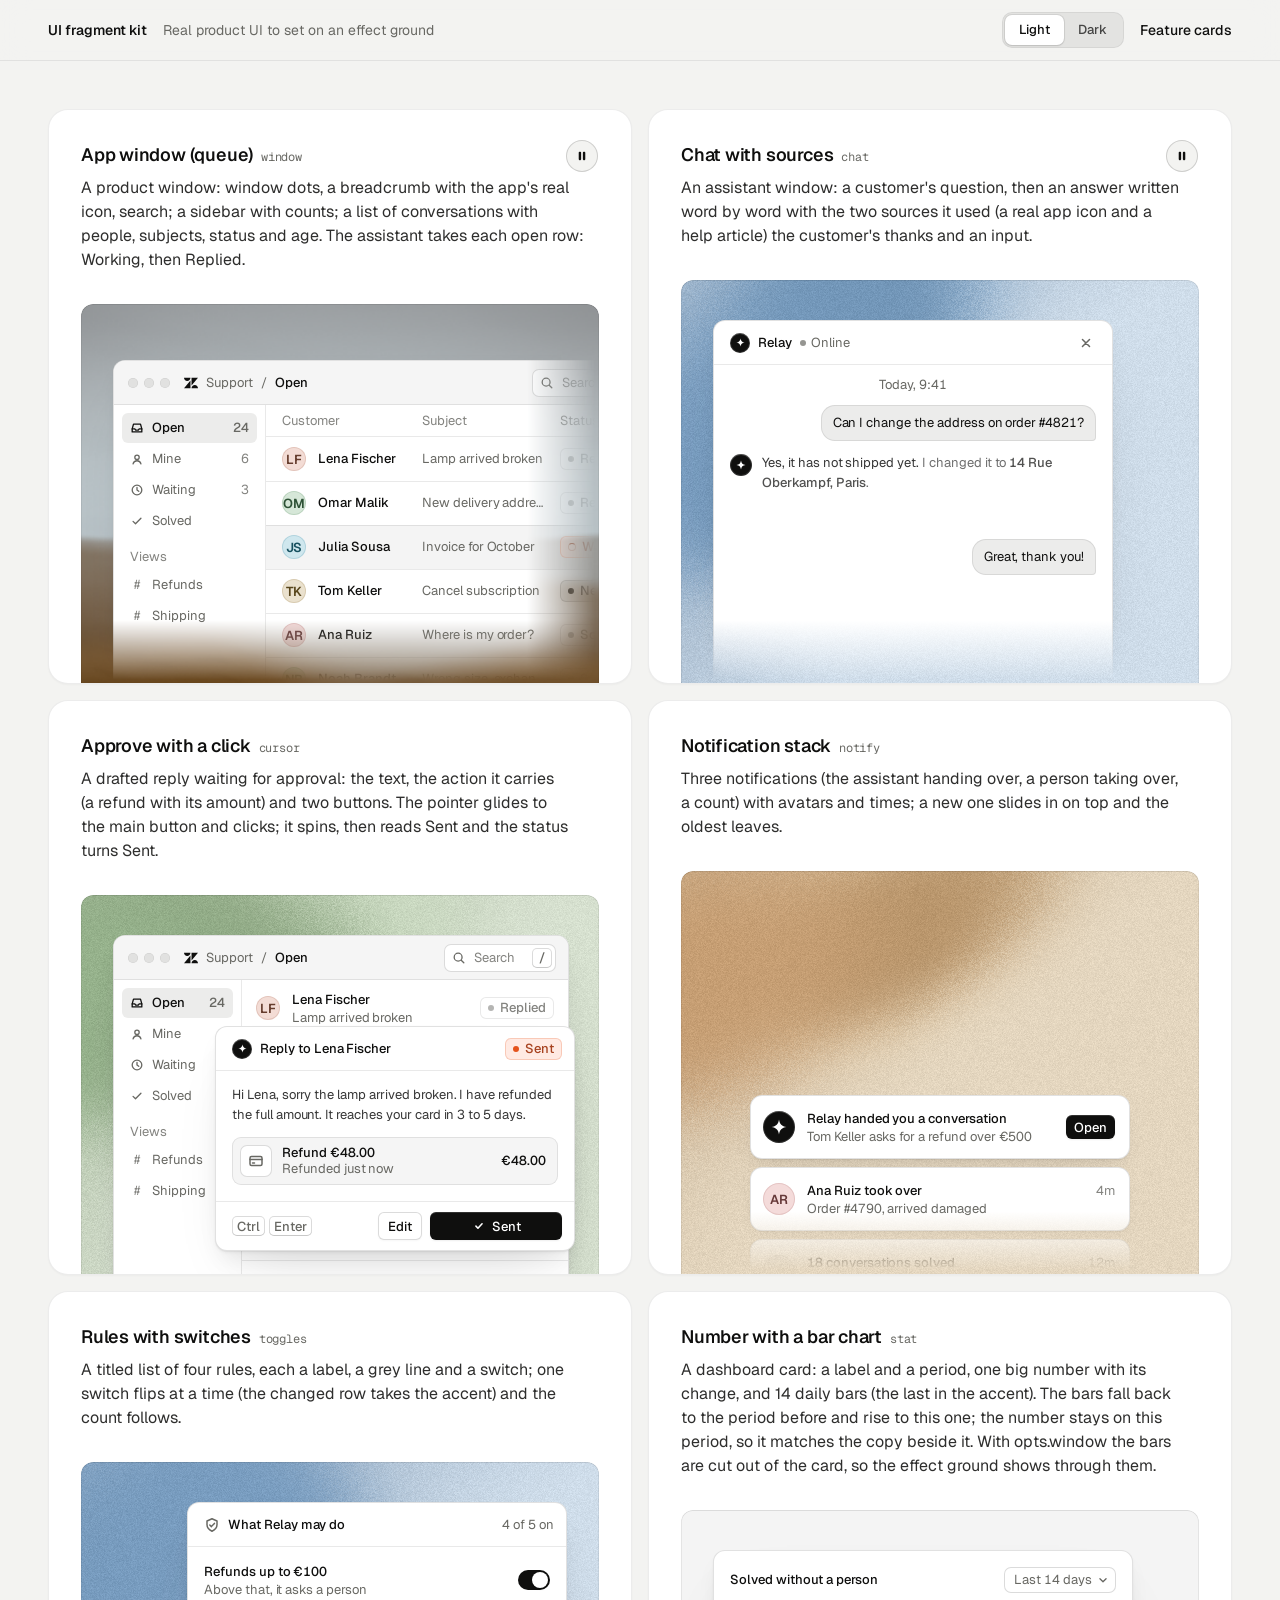
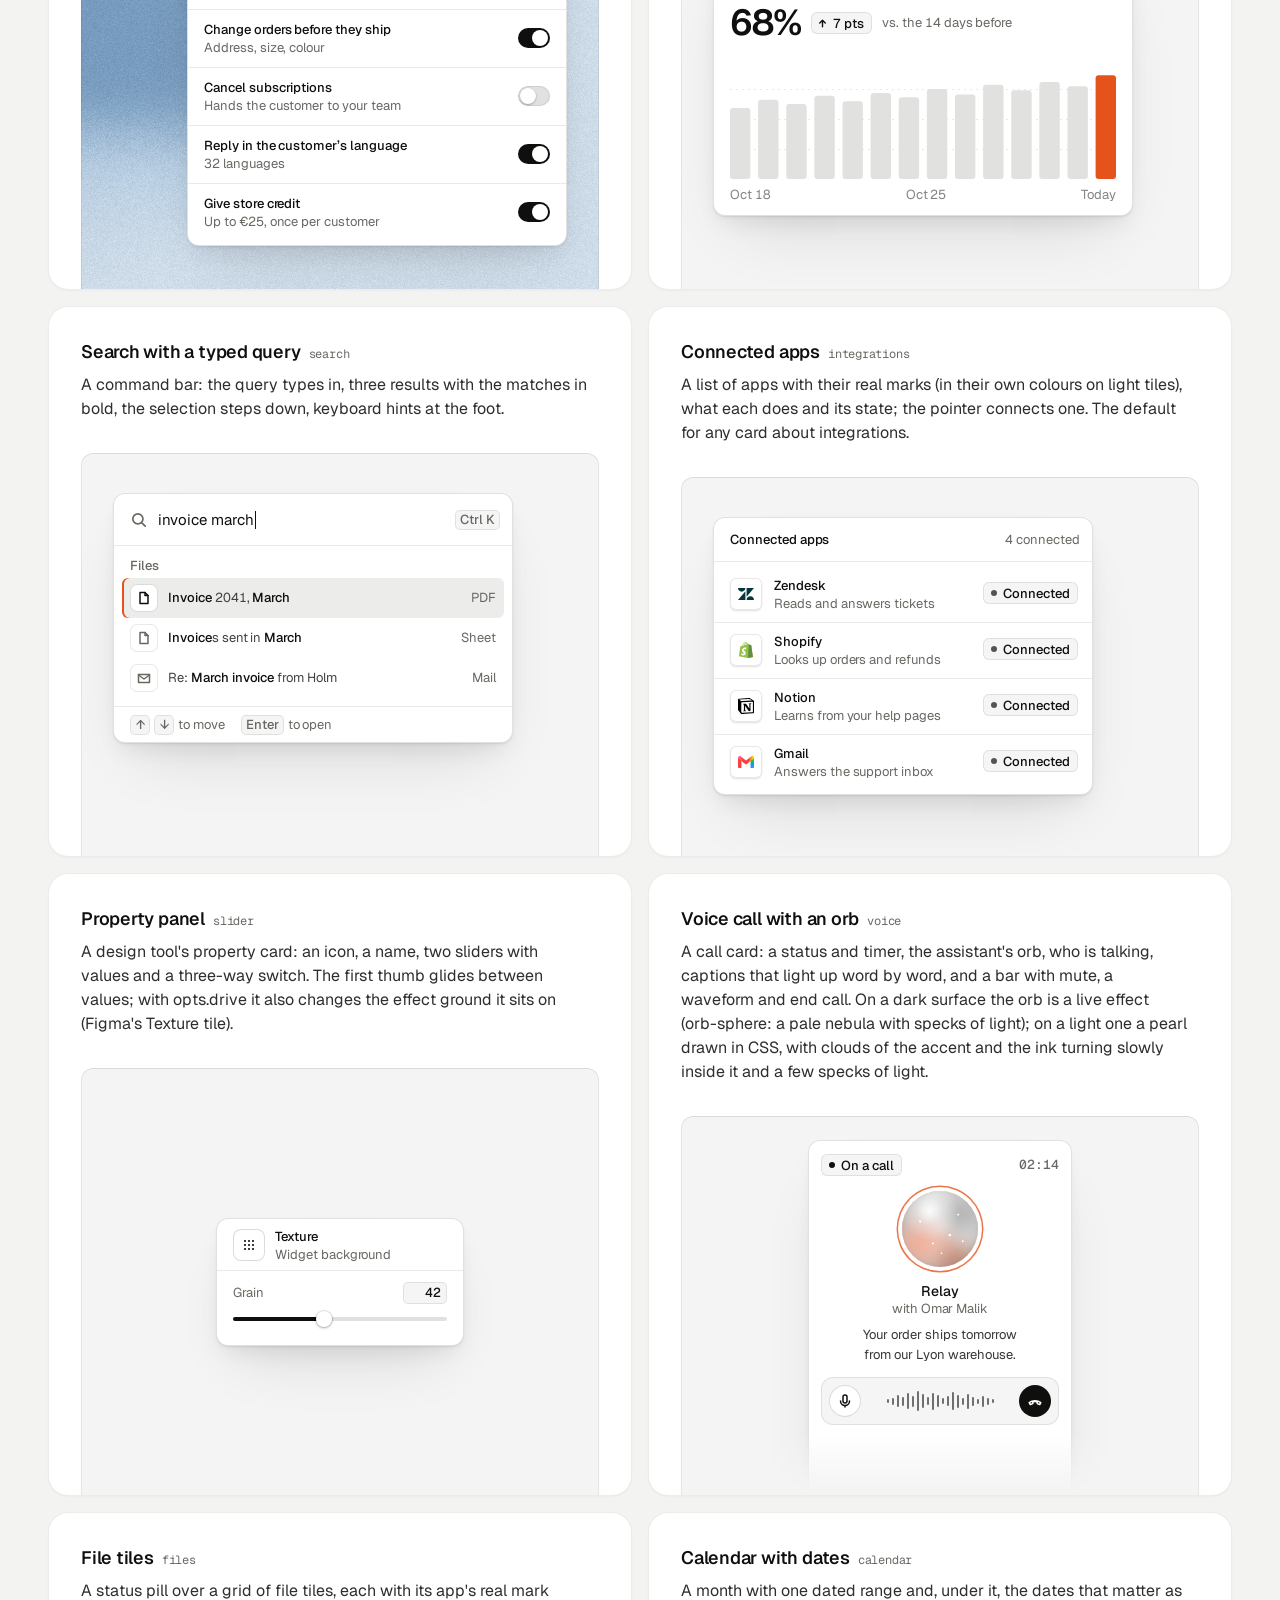
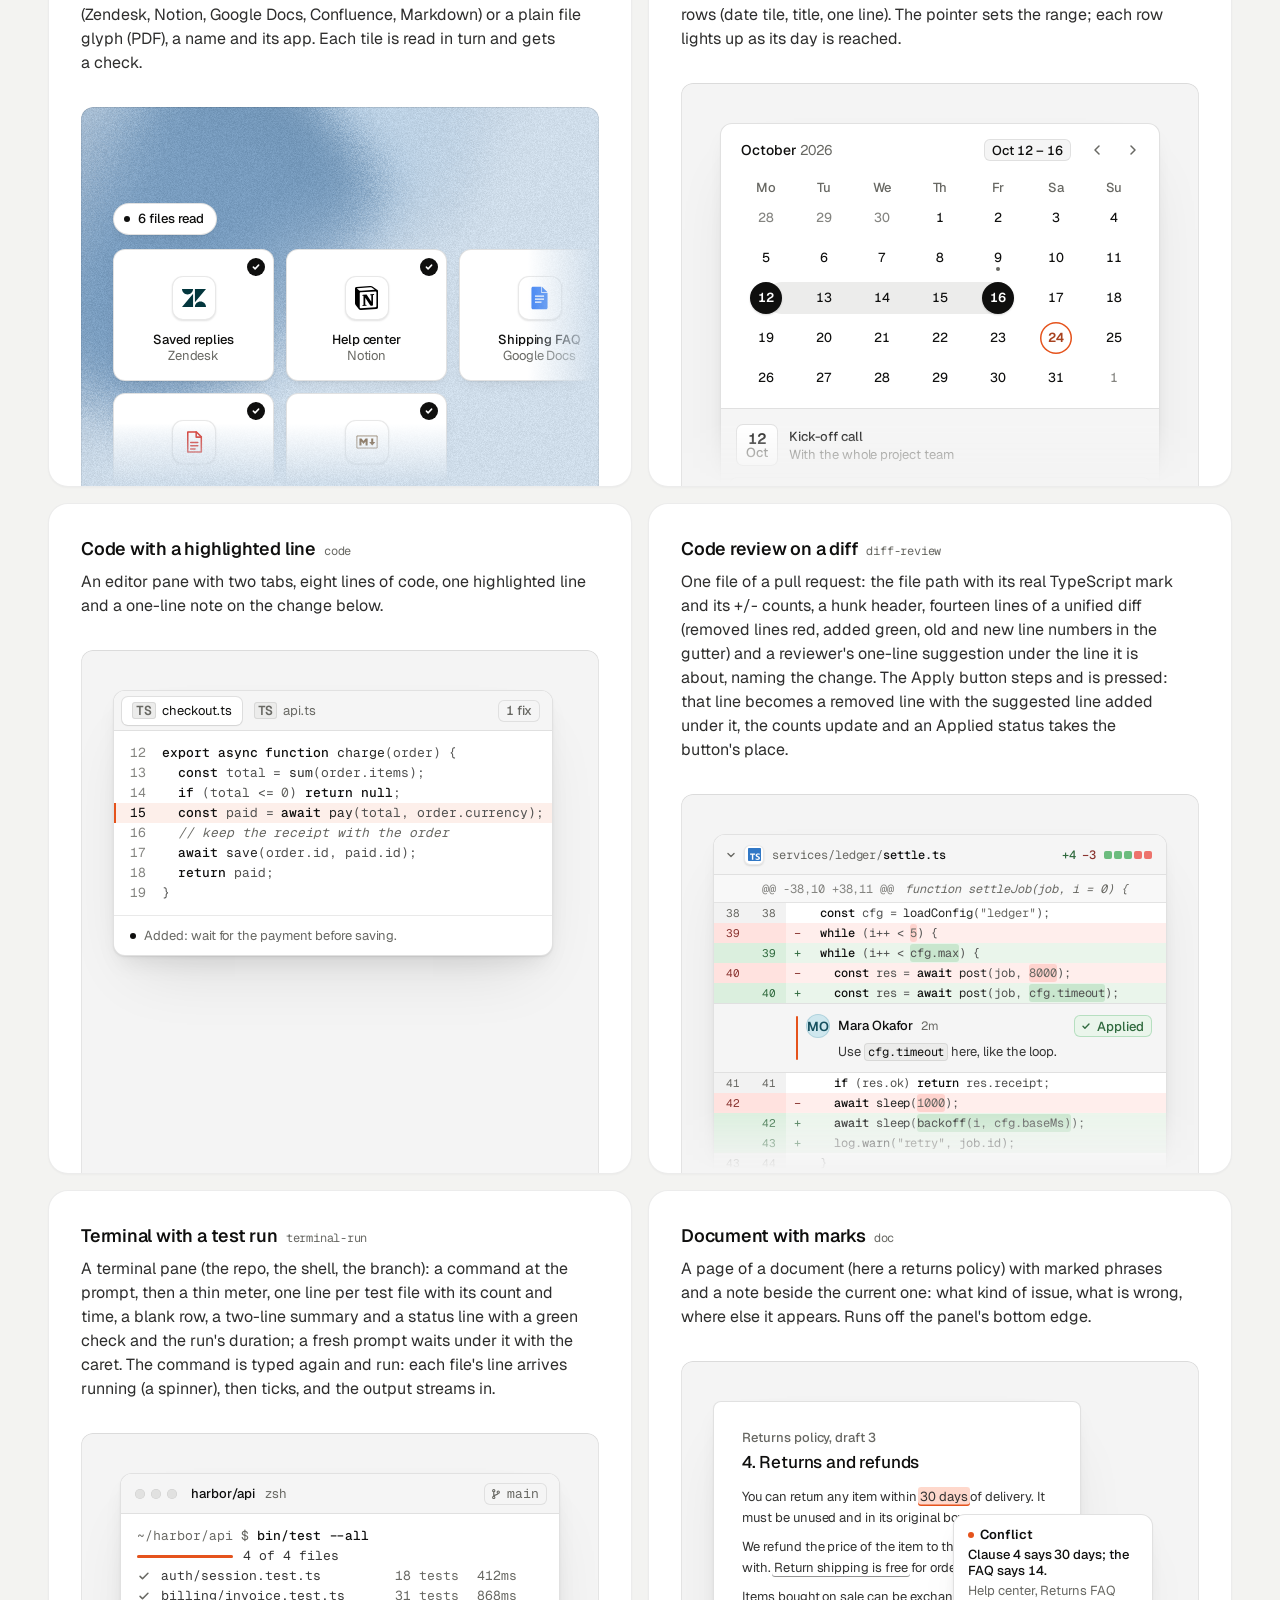
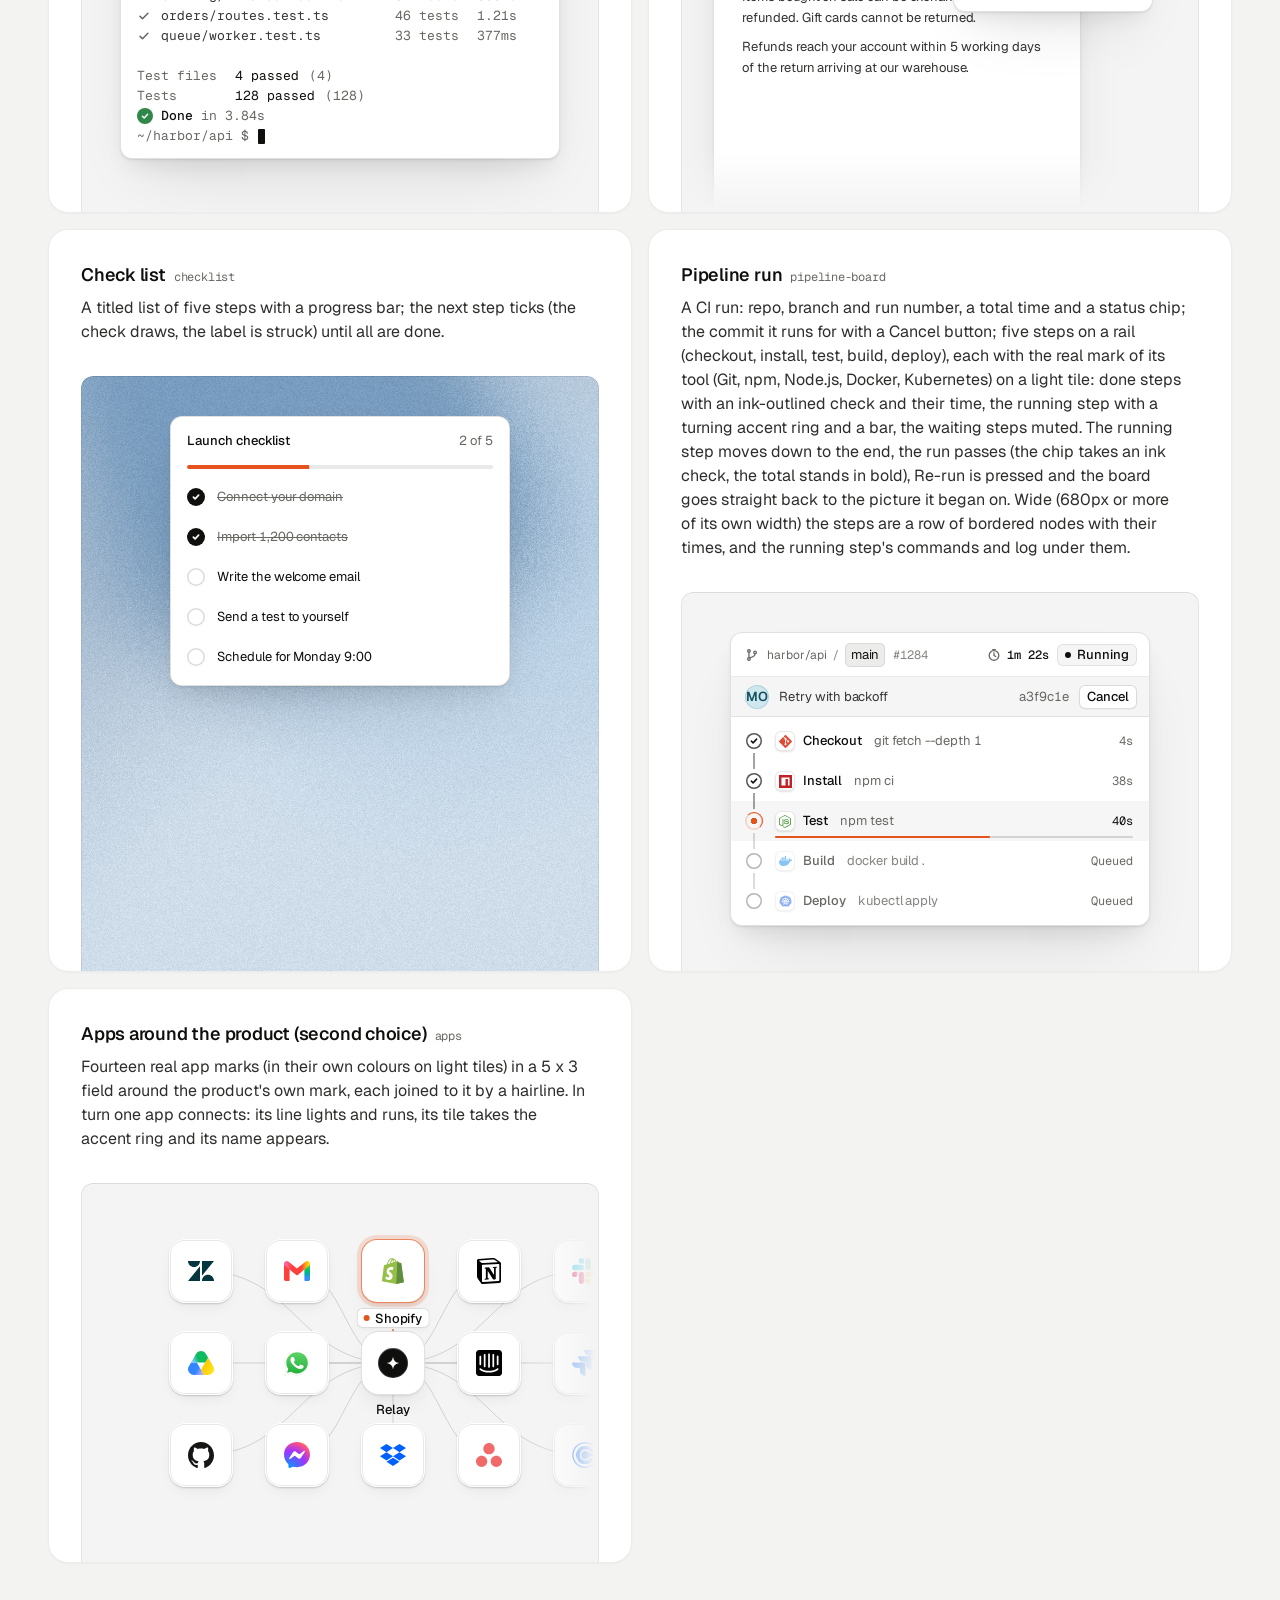
<file: website/assets/ui/index.html>
<!doctype html>
<html lang="en" data-theme="light">
<head>
<script>window.__tpGlMax = 16;   /* a gallery shows many live effects at once; a page of a site keeps the default 4 (fx.js) */</script>
<meta charset="utf-8">
<meta name="viewport" content="width=device-width, initial-scale=1">
<title>UI fragment kit</title>
<meta name="description" content="Nineteen pieces of real product UI from the taste-skill kit, each on an effect ground in a feature card.">
<link rel="preconnect" href="https://fonts.googleapis.com">
<link rel="preconnect" href="https://fonts.gstatic.com" crossorigin>
<link href="https://fonts.googleapis.com/css2?family=Geist:wght@300..700&family=Geist+Mono:wght@400;500&display=swap" rel="stylesheet">
<link rel="stylesheet" href="base.css">
<link rel="stylesheet" href="cards.css">
<style>
  :root { --font-text: "Geist", system-ui, sans-serif; --font-display: "Geist", system-ui, sans-serif; --font-mono: "Geist Mono", ui-monospace, monospace; }
  [data-theme="light"] { --bg: #f3f3f1; --card: #ffffff; --ink: #0f0f0e; --muted: #686863; --accent: #e5531c; --accent-ink: #ffffff; --g-bg: #e9e8e4; --g-surface: #f6f5f2; --frag: #ffffff; --warm: #c9a679; }
  [data-theme="dark"] { --bg: #070708; --card: #151517; --ink: #f2f2ef; --muted: #8f9094; --accent: #ff7a3c; --accent-ink: #120c08; --g-bg: #0e0e10; --g-surface: #1b1c1f; --frag: #1c1d20; --warm: #9c9689; }
  * { box-sizing: border-box; }
  html, body { margin: 0; }
  body { font-family: var(--font-text); background: var(--bg); color: var(--ink); -webkit-font-smoothing: antialiased; }
  .panel { --fx-bg: var(--g-bg); --fx-surface: var(--g-surface); --fx-ink: var(--ink); --fx-muted: var(--muted); --fx-accent: var(--hue, var(--warm)); --fx-accent-ink: var(--accent-ink); --calm: var(--g-bg); --p-h: 380px; }
  .top { position: sticky; top: 0; z-index: 20; background: color-mix(in oklab, var(--bg) 86%, transparent); backdrop-filter: blur(14px); -webkit-backdrop-filter: blur(14px); border-bottom: 1px solid color-mix(in oklab, var(--ink) 8%, transparent); }
  .top__in { max-width: 1232px; margin: 0 auto; padding: 0 24px; height: 60px; display: flex; align-items: center; gap: 16px; font-size: 14px; line-height: 20px; }
  .top__in strong { font-weight: 560; }
  .top__in > span { color: var(--muted); }
  .sp { flex: 1; }
  .seg { display: inline-flex; padding: 3px; border-radius: 10px; background: color-mix(in oklab, var(--ink) 6%, var(--bg)); box-shadow: inset 0 0 0 1px color-mix(in oklab, var(--ink) 6%, transparent); }
  .seg button { font: inherit; font-size: 13px; font-weight: 500; border: 0; background: none; color: color-mix(in oklab, var(--ink) 72%, var(--bg)); height: 30px; padding: 0 14px; border-radius: 7px; cursor: pointer; }
  .seg button[aria-pressed="true"] { background: var(--card); color: var(--ink); box-shadow: 0 0 0 1px color-mix(in oklab, var(--ink) 8%, transparent), 0 1px 2px rgb(0 0 0 / .1); }
  .top__in a { color: var(--ink); text-decoration: none; font-weight: 500; }
  main { max-width: 1232px; margin: 0 auto; padding: 48px 24px 96px; }
  .grid { display: grid; grid-template-columns: repeat(2, minmax(0, 1fr)); gap: 16px; }
  .card > h3 code { font: 400 12px/16px var(--font-mono); color: var(--muted); margin-left: 8px; }
  @media (max-width: 860px) { .grid { grid-template-columns: minmax(0, 1fr); } }
  @media (max-width: 600px) { main { padding: 24px 16px 64px; } .top__in { padding: 0 16px; } .top__in > span { display: none; } .panel { --p-h: 340px; } }
</style>
</head>
<body>
<header class="top">
  <div class="top__in">
    <strong>UI fragment kit</strong><span>Real product UI to set on an effect ground</span>
    <span class="sp"></span>
    <div class="seg" role="group" aria-label="Theme"><button type="button" data-mode="light" aria-pressed="true">Light</button><button type="button" data-mode="dark" aria-pressed="false">Dark</button></div>
    <a href="cards.html">Feature cards</a>
  </div>
</header>
<main><div class="grid" id="grid"></div></main>

<script type="module">
  import fx from '../effects/fx.js';
  import ui from './ui.js';
  const index = await fetch('index.json').then(r => r.json());
  // where each one sits, as its meta.json says: anchored at a corner or rising from the bottom and cut by
  // the panel's edge, or whole with 24px or more of ground round it; a fade only where an edge cuts it.
  // Only the compact slider sits in the calm middle (Figma's Texture tile); the cursor dialog is shown
  // where it belongs, over the lower-right edge of a window. [class, fade, style, opts]
  const PLACE = {
    window: ['at-corner', 'stage--fade-br', '--ay:56px'],
    chat: ['at-rise to-edge', 'stage--fade-b'],
    cursor: ['at-over', '', '--bx:24px;--by:24px'],
    notify: ['at-rise fit', 'stage--fade-b', '--ay:calc(100% - 180px);--ay-sm:calc(100% - 180px);--fit-max:380px'],
    toggles: ['at-right', ''],
    stat: ['at-corner', ''],
    search: ['at-corner', ''],
    integrations: ['at-corner', ''],
    slider: ['at-center', '', '', '{"compact":true,"drive":{"param":"grain","min":0.15,"max":0.95}}'],
    voice: ['at-rise to-edge fit', 'stage--fade-b', '--ax:max(24px, 50% - 132px);--ay:24px;--fit-max:264px'],
    files: ['at-corner wide', 'stage--fade-br', '--w:680px;--ay:96px'],
    calendar: ['at-rise fit', 'stage--fade-b', '--fit-max:440px'],
    code: ['at-corner', ''],
    'diff-review': ['at-corner fit', 'stage--fade-b', '--fit-max:480px'],
    'terminal-run': ['at-rise fit', '', '--fit-max:440px'],
    'pipeline-board': ['at-rise fit', '', '--fit-max:420px'],
    doc: ['at-corner to-edge', 'stage--fade-b'],
    checklist: ['at-rise fit', '', '--fit-max:340px'],
    apps: ['at-corner wide', 'stage--fade-br', '--w:560px;--ay:48px'],
  };
  // grounds behind UI are soft lit fields (never a line or dot pattern), on both themes: the bright
  // picture behind dark UI on the dark page, a clear step darker than white UI on the light page
  // the painting stays abstract (a mist over warm sand, level, fully soft) and shows once on the page
  const PAINT = ['painterly-landscape', { blur: 1, brush: 0.35, slope: 0, hillY: 0.3, horizon: 0.62, calm: 0.2, calmX: 0.6, calmY: 0.8, drift: 0, side: 1 }, '{"bg":"#a3b0b6","accent":"#c49a6c"}'];
  const GRAIN = ['grain-gradient', { speed: 0, grainMotion: 0, calm: 0.2, calmX: 0.5, calmY: 0.6, tint: 0.6, contrast: 0.6 }, '{"bg":"#d9ccb7","surface":"#e9e0d2","ink":"#2a2622","muted":"#6f675c","accent":"#a8794a"}'];
  const SKY = [GRAIN[0], GRAIN[1], '{"bg":"#c6d3df","surface":"#d6e0e9","ink":"#25303a","muted":"#5d6873","accent":"#3f6a92"}'];
  const SAGE = [GRAIN[0], GRAIN[1], '{"bg":"#cdd6c6","surface":"#dce3d6","ink":"#262d24","muted":"#5f6a5a","accent":"#6c8e63"}'];
  const GROUND = (m, i) => (m.name === 'slider' ? GRAIN : i === 0 ? PAINT : [GRAIN, SKY, SAGE][i % 3]);
  const q = new URLSearchParams(location.search);
  const grid = document.getElementById('grid');
  grid.innerHTML = index.fragments.map((m, i) => {
    const [at, fade, extra = '', opts = ''] = PLACE[m.name] || ['at-corner', 'stage--fade-br'];
    const [id, params, pal] = GROUND(m, i);
    const w = at === 'at-center' ? '' : ` style="--ax:32px;--ay:40px;${extra}"`;
    const o = opts ? ` data-ui-opts='${opts}'` : '';
    // the cursor is a dialog over a window's edge: the window under it holds still
    const under = m.name === 'cursor' ? `<div class="at-corner" style="--ax:32px;--ay:40px" data-ui-load="window" data-ui-opts='{"compact":true}' data-ui-still></div>` : '';
    return `<article class="card card--row"><h3>${m.title}<code>${m.name}</code></h3><p>${m.shows}</p>
      <div class="panel" data-fx="${id}" data-fx-seed="${(i + 1) * 17}" data-fx-params='${JSON.stringify(params)}' data-fx-palette='${pal}' style="--calm-k:0%">
        <div class="stage ${fade}">${under}<div class="${at}"${w}${o} data-ui-load="${m.name}"></div></div></div></article>`;
  }).join('');
  function setMode(mode) {
    document.documentElement.dataset.theme = mode;
    document.querySelectorAll('.seg button').forEach(b => b.setAttribute('aria-pressed', String(b.dataset.mode === mode)));
  }
  setMode(q.get('mode') === 'dark' ? 'dark' : 'light');
  if (q.has('t')) fx.setClock(+q.get('t'));
  // each ground is drawn once near the screen and kept as a picture (its WebGL context freed), so nineteen
  // panels need one or two contexts, not nineteen
  await Promise.all([ui.loadAll(grid), ui.grounds(grid, fx)]);
  document.documentElement.dataset.ready = '1';
  document.querySelectorAll('.seg button').forEach(b => b.addEventListener('click', async () => {
    setMode(b.dataset.mode);
    for (const el of grid.querySelectorAll('[data-ui]')) el.__ui?.repaint?.();
    await ui.grounds(grid, fx);
  }));
</script>
</body>
</html>
</file>
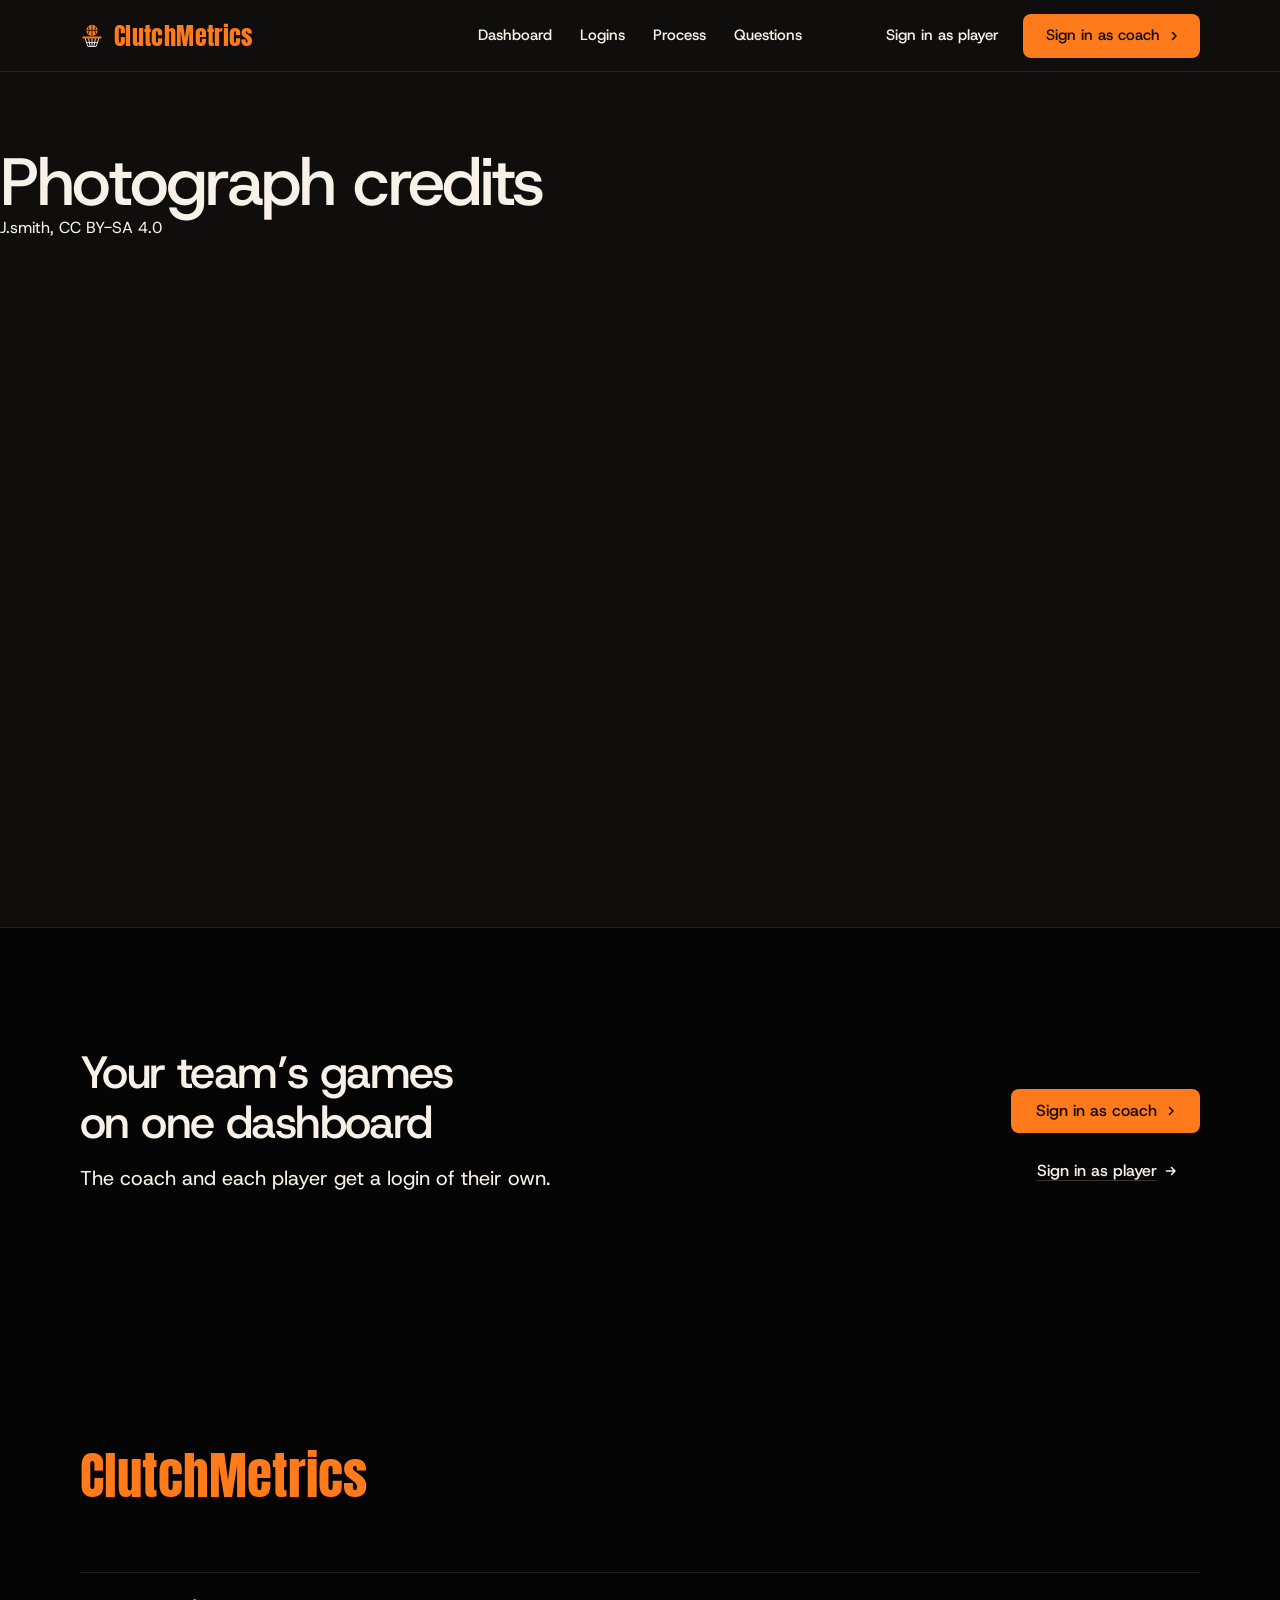
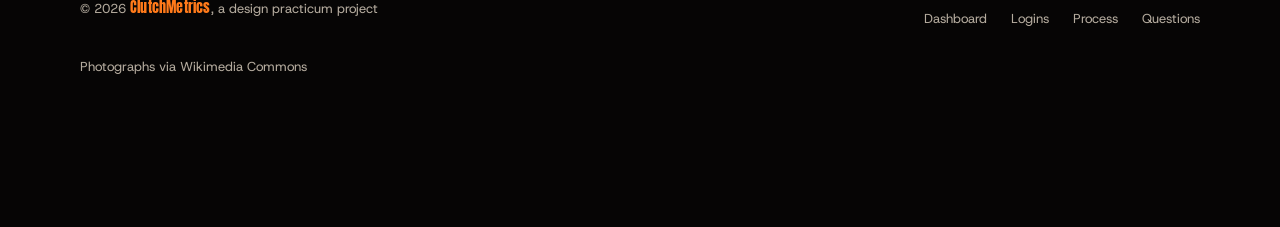
<file: website/credits.html>
<!doctype html>
<html lang="en" style="color-scheme: dark" data-type="software" data-radius="soft" data-buttons="arrow" data-motion>
<head>
<meta charset="utf-8">
<meta name="viewport" content="width=device-width, initial-scale=1, viewport-fit=cover">
<title>ClutchMetrics: photograph credits</title>
<meta name="description" content="The photographers, licences and source pages of the photographs on the ClutchMetrics website.">
<meta property="og:type" content="website">
<meta property="og:title" content="ClutchMetrics: basketball analysis for coaches and players">
<meta property="og:description" content="Shot charts and player reports from every game, with separate coach and player logins.">
<meta property="og:image" content="share.jpg">
<meta name="twitter:card" content="summary_large_image">
<link rel="icon" href="favicon.svg" type="image/svg+xml">
<meta name="theme-color" content="#100e0c">
<!-- <link rel="canonical" href="https://the-final-domain/"> -->
<meta name="site-kind" content="software">
<meta name="page-type" content="software">
<link rel="preconnect" href="https://fonts.googleapis.com">
<link rel="preconnect" href="https://fonts.gstatic.com" crossorigin>
<link href="https://fonts.googleapis.com/css2?family=Host+Grotesk:wght@400..700&family=JetBrains+Mono:wght@400..500&display=swap" rel="stylesheet">
<link href="https://fonts.googleapis.com/css2?family=Anton&display=swap" rel="stylesheet">
<link rel="stylesheet" href="assets/system.css">
<link rel="stylesheet" href="assets/ui/cards.css">
<link rel="stylesheet" href="assets/motion/motion.css">
<link rel="stylesheet" href="assets/backgrounds/backgrounds.css">
<link rel="stylesheet" href="assets/layout/layout.css">
<link rel="stylesheet" href="assets/icons/icon.css">
<style>
:root {
  --p-bg: #100e0c; --p-surface: #1a1714; --p-ink: #f7f1e8; --p-muted: #b4ab9e;
  --p-accent: #ff7a1a; --p-accent-ink: #160b03; --p-action: #ff7a1a; --p-action-ink: #160b03;
  --p-inv-bg: #0a0908; --p-inv-surface: #1a1714; --p-inv-ink: #f7f1e8; --p-inv-muted: #b4ab9e;
  --p-inv-accent: #ff7a1a; --p-inv-accent-ink: #160b03; --p-inv-action: #ff7a1a; --p-inv-action-ink: #160b03;
  --font-display: "Host Grotesk", system-ui, sans-serif;
  --font-text: "Host Grotesk", system-ui, sans-serif;
  --font-mono: "JetBrains Mono", ui-monospace, "SFMono-Regular", Menlo, Consolas, monospace;
  --display-weight: 500;
  --display-tracking: -0.035em;
  --display-tracking-xl: -0.04em;
}
</style>
<link rel="stylesheet" href="assets/ui/base.css">
<link rel="stylesheet" href="assets/ui/window/fragment.css">
<script>document.documentElement.classList.add('m-enter');setTimeout(()=>document.documentElement.classList.add('m-enter-done'),700)</script>
<script src="assets/backgrounds/backgrounds.js"></script>
<style>
  /* the hero's animated scene */
  .scene { position: relative; }
  .scene__svg { position: absolute; inset: 0; width: 100%; height: 100%; overflow: visible; }
  .scene__num { font: 700 26px var(--font-display); fill: #160b03; stroke: none; }
  .scene__score { font: 600 34px var(--font-display); fill: #ff7a1a; }
  .scene__pause { position: absolute; right: 0; bottom: 0; width: 44px; height: 44px; display: grid; place-items: center; border: 1px solid var(--line-strong); border-radius: 50%; background: var(--surface); color: var(--ink); cursor: pointer; touch-action: manipulation; }
  .scene__pause:hover { border-color: var(--accent); color: var(--accent); }
  .scene__pause[aria-pressed="true"] svg path { d: path("M5 3 13 8 5 13Z"); fill: currentColor; stroke-width: 1; }
  .hero { background: radial-gradient(60% 70% at 72% 62%, rgb(255 122 26 / .12), transparent 70%); }

  /* the court, in dark hardwood */
  .court { display: block; width: 100%; height: 100%; }
  .court__floor { fill: #3a2010; }
  .court__paint { fill: #54290f; }
  .court__plank { stroke: #2c180b; stroke-width: 1; }
  .court__line { fill: none; stroke: #f7f1e8; stroke-opacity: .85; stroke-width: 3; }
  .court__rim { fill: none; stroke: #ff7a1a; stroke-width: 3; }
  .shot--in { fill: #ff7a1a; stroke: #160b03; stroke-width: 2; }
  .shot--out { fill: none; stroke: #f7f1e8; stroke-width: 3; stroke-linecap: round; }

  /* the chart plots itself once, on first view */
  [data-shot] { transform-box: fill-box; transform-origin: center; }
  .is-waiting [data-shot] { opacity: 0; transform: scale(0); }
  .is-plotted [data-shot] { animation: shot-in .42s cubic-bezier(.22, 1.4, .36, 1) backwards; animation-delay: calc(var(--i) * 55ms); }
  @keyframes shot-in { from { opacity: 0; transform: scale(0); } to { opacity: 1; transform: scale(1); } }
  .meter i { transform-origin: left; }
  .is-waiting .meter i { transform: scaleX(0); }
  .is-plotted .meter i { animation: meter-in 1.1s cubic-bezier(.22, 1, .36, 1) backwards; }
  @keyframes meter-in { from { transform: scaleX(0); } to { transform: scaleX(1); } }

  /* a soft orange light on what the pointer is over */
  .app.ui { box-shadow: 0 40px 120px -50px rgb(255 122 26 / .35), var(--u-shadow); }
  #logins .panel { transition: box-shadow .3s ease; }
  #logins .card:hover .panel { box-shadow: 0 0 0 1px rgb(255 122 26 / .6), 0 24px 70px -24px rgb(255 122 26 / .55); }
  .btn--primary:hover { box-shadow: 0 8px 32px -6px rgb(255 122 26 / .7); }
  .app .ui-win__sub { color: var(--u-muted); }
  .closing .close__word { color: var(--accent); }

  /* app frame (sections-library.md, app-frame) */
  #dashboard .wrap { display: flex; flex-direction: column; }
  .app.ui { display: grid; grid-template-columns: minmax(0, 5fr) minmax(0, 7fr); margin-top: var(--s-7); background: var(--u-bg); border: 1px solid var(--u-border); border-radius: var(--u-r); }
  .app > .app__pane { position: relative; min-width: 0; min-height: 0; overflow: hidden; }
  .app > .app__pane + .app__pane { border-left: 1px solid var(--u-line); }
  .app > .app__pane > .ui-panel { width: 100%; border: 0; border-radius: 0; box-shadow: none; }
  .app > .app__pane::after { content: ""; position: absolute; inset: auto 0 0 0; height: 64px; background: linear-gradient(transparent, var(--u-bg)); pointer-events: none; }
  .game { display: grid; grid-template-columns: minmax(0, 1.25fr) minmax(0, 1fr); gap: var(--s-5); padding: var(--s-5); font-size: 13px; }
  .game__head { grid-column: 1 / -1; display: flex; justify-content: space-between; align-items: baseline; gap: var(--s-4); }
  .game__head b { font: 500 20px/1.2 var(--font-display); }
  .game__court { border-radius: var(--r-sm); overflow: hidden; aspect-ratio: 500 / 470; }
  .game__stats { display: grid; align-content: start; gap: var(--s-3); }
  .game__tile { padding: var(--s-3) var(--s-4); border: 1px solid var(--u-line); border-radius: var(--r-sm); font-variant-numeric: tabular-nums; }
  .game__tile b { display: block; font: 500 28px/1.15 var(--font-display); letter-spacing: -.02em; }
  .game__left { display: grid; gap: var(--s-3); align-content: start; }
  .game__legend { display: flex; gap: var(--s-4); }
  .game__legend span { display: inline-flex; align-items: center; gap: 6px; }
  .game__legend svg { width: 12px; height: 12px; }
  .meter { height: 6px; margin-top: 6px; background: var(--u-line); border-radius: 3px; overflow: hidden; }
  .meter i { display: block; height: 100%; background: var(--u-ink); }
  .meter i.is-mark { background: var(--accent); }

  /* the coach and player views */
  #logins .panel { --p-h: 372px; }
  .view { font-size: 13px; padding: var(--s-5); display: grid; gap: var(--s-3); }
  .view__title { display: flex; justify-content: space-between; gap: var(--s-4); font-weight: 500; }
  .view__row { display: grid; grid-template-columns: minmax(0, 1fr) 56px 56px; gap: var(--s-3); padding-top: var(--s-3); border-top: 1px solid var(--u-line); font-variant-numeric: tabular-nums; }
  .view__row--head { color: var(--u-muted, #5d6470); border-top: 0; padding-top: 0; }
  .view__row.is-mark { color: var(--accent); font-weight: 500; }
  .view__big { font: 500 44px/1 var(--font-display); letter-spacing: -.03em; font-variant-numeric: tabular-nums; }
  .view__line { width: 100%; height: 88px; display: block; }
  .view__line path { fill: none; stroke: var(--u-ink); stroke-width: 2; }
  .view__line circle { fill: var(--accent); }

  .foot-nav { display: flex; flex-wrap: wrap; gap: var(--s-2) var(--s-5); }
  .foot-nav a { display: inline-flex; align-items: center; min-height: 44px; }
  .closing .close__word { font-size: calc(min(100vw - 2 * var(--gut), 1280px) * .27); line-height: 1; overflow: visible; }

  @media (max-width: 1023px) {
    .app.ui { grid-template-columns: minmax(0, 1fr); grid-template-rows: auto minmax(0, 1fr); }
    .app > .app__pane--list { max-height: 252px; }
    .app > .app__pane--list::after { display: none; }
    .app .ui-win__side { display: none; }
    .app .ui-win__body { grid-template-columns: minmax(0, 1fr); }
    .app > .app__pane + .app__pane { border-left: 0; border-top: 1px solid var(--u-line); }
  }
  @media (max-width: 639px) {
    .app.ui { grid-template-rows: minmax(0, 1fr); }
    .app > .app__pane--list { display: none; }
    .app > .app__pane + .app__pane { border-top: 0; }
    .game { grid-template-columns: minmax(0, 1fr); }
    #logins .panel { --p-h: 240px; }
  }
  @media (prefers-reduced-motion: reduce) { html { scroll-behavior: auto; } #logins .panel { transition: none; } }
  @media (max-width: 1023px) { .scene { min-height: 280px; } }
</style>
<link rel="stylesheet" href="scroll-fx.css">
<link rel="stylesheet" href="court-scene.css">
<link rel="stylesheet" href="cursor.css">
</head>
<body>
<!-- type: software
     deal: hero triptych, nav nav-centre, close close-word, footer footer-dark, rhythm surface-pairs, buttons arrow, mark arc, ground sky, effect grain-gradient on the two view panels
     moments: pinned-chapters in #process, because three steps read best beside one frame
     voice: plain courtside language, short sentences, the coach and player named in every section -->

<header class="nav nav--centre">
  <div class="wrap nav__bar">
    <a class="skip-link" href="#top">Skip to content</a>
    <a class="nav__logo" href="#top" translate="no"><svg class="logo" viewBox="0 0 32 32" aria-hidden="true"><circle cx="16" cy="8.500" r="7.500" fill="#ff7a1a"/><path d="M8.500 8.500h15M16 1v15M10.800 3.200q3 5.300 0 10.600M21.200 3.200q-3 5.300 0 10.600" fill="none" stroke="#160b03" stroke-width="1.100"/><path d="M4.500 18h23" fill="none" stroke="#ff7a1a" stroke-width="2.800" stroke-linecap="round"/><path d="M7 19.500 10.500 30h11L25 19.500M11.500 19.500 13.500 30M20.500 19.500 18.500 30M16 19.500V30M8.800 24.800h14.400" fill="none" stroke="#f7f1e8" stroke-width="1.200" stroke-linejoin="round"/></svg><span class="brand" translate="no">ClutchMetrics</span></a>
    <nav class="nav__links" aria-label="Main">
      <div class="nav__item"><a class="nav__link" href="#dashboard">Dashboard</a></div>
      <div class="nav__item"><a class="nav__link" href="#logins">Logins</a></div>
      <div class="nav__item"><a class="nav__link" href="#process">Process</a></div>
      <div class="nav__item"><a class="nav__link" href="#questions">Questions</a></div>
    </nav>
    <div class="nav__actions">
      <a class="nav__link" href="login-player.html">Sign in as player</a>
      <a class="btn btn--primary" href="login-coach.html">Sign in as coach<svg class="m-arrow" viewBox="0 0 12 12" aria-hidden="true"><path class="m-arrow__stem" d="M1 6h8"/><path class="m-arrow__head" d="M4.5 2.5 8 6l-3.5 3.5"/></svg></a>
    </div>
    <button class="nav__toggle" type="button" aria-expanded="false" aria-label="Menu">
      <svg width="18" height="18" viewBox="0 0 18 18" aria-hidden="true"><path d="M2 5h14M2 13h14" stroke="currentColor" stroke-width="1.6" stroke-linecap="round"/></svg>
    </button>
  </div>
</header>

<main id="top">
  <p><a class="link" href="index.html">ClutchMetrics</a></p>
  <section class="credits-list" id="credits" aria-labelledby="credits-h">
    <h1 id="credits-h">Photograph credits</h1>
    <ul>
      <li><a href="https://commons.wikimedia.org/wiki/File:Basketball_net.jpg">J.smith</a>, <a href="https://creativecommons.org/licenses/by-sa/4.0">CC BY-SA 4.0</a></li>
    </ul>
  </section>
</main>

<footer class="footer closing footer--dark ground-inverse" id="contact" aria-labelledby="close-h">
  <div class="wrap">
    <div class="closing__cta close--word">
      <div class="section-head--split">
        <div><h2 id="close-h">Your team’s games on one dashboard</h2><p class="t-lead">The coach and each player get a login of their own.</p></div>
        <div class="btn-row">
          <a class="btn btn--primary" href="login-coach.html">Sign in as coach<svg class="m-arrow" viewBox="0 0 12 12" aria-hidden="true"><path class="m-arrow__stem" d="M1 6h8"/><path class="m-arrow__head" d="M4.5 2.5 8 6l-3.5 3.5"/></svg></a>
          <a class="btn btn--secondary" href="login-player.html">Sign in as player</a>
        </div>
      </div>
      <p class="close__word" aria-hidden="true" translate="no"><span class="brand" translate="no">ClutchMetrics</span></p>
    </div>
    <div class="closing__links">
      <div class="footer__legal">
        <span>&copy; 2026 <span class="brand" translate="no">ClutchMetrics</span>, a design practicum project</span>
        <nav aria-label="Footer" class="foot-nav"><a href="#dashboard">Dashboard</a><a href="#logins">Logins</a><a href="#process">Process</a><a href="#questions">Questions</a></nav>
        <a class="credits" href="credits.html">Photographs via Wikimedia Commons</a>
      </div>
    </div>
  </div>
</footer>

<nav class="actionbar" aria-label="Quick actions">
  <a class="btn btn--primary" href="login-coach.html">Sign in as coach</a>
  <a class="btn btn--secondary" href="login-player.html">Sign in as player</a>
</nav>

<script type="module" src="assets/system.js"></script>
<script type="module" src="assets/motion/motion.js"></script>
<script type="module" src="assets/layout/layout.js"></script>
<script type="module" src="hero-scene.js"></script>
<script type="module" src="scroll-fx.js"></script>
<script type="module" src="court-scene.js"></script>
</body>
</html>
</file>
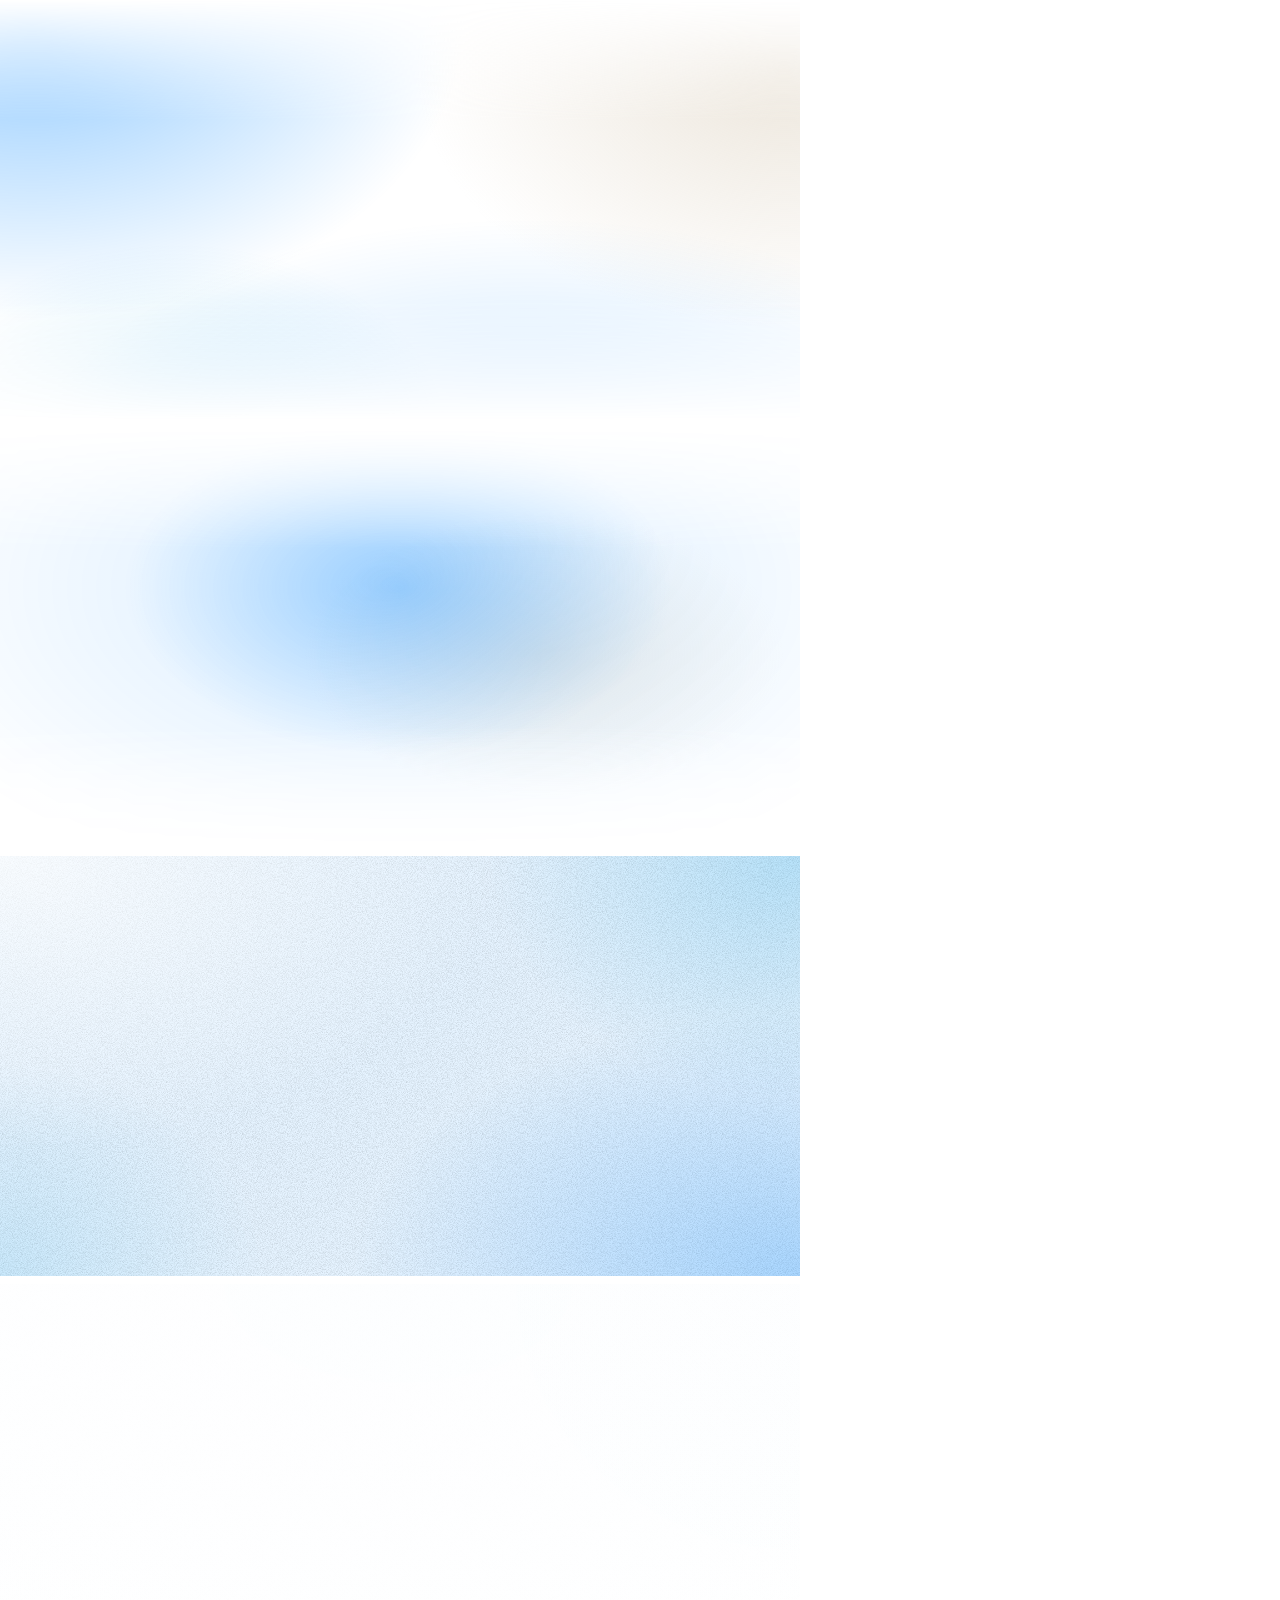
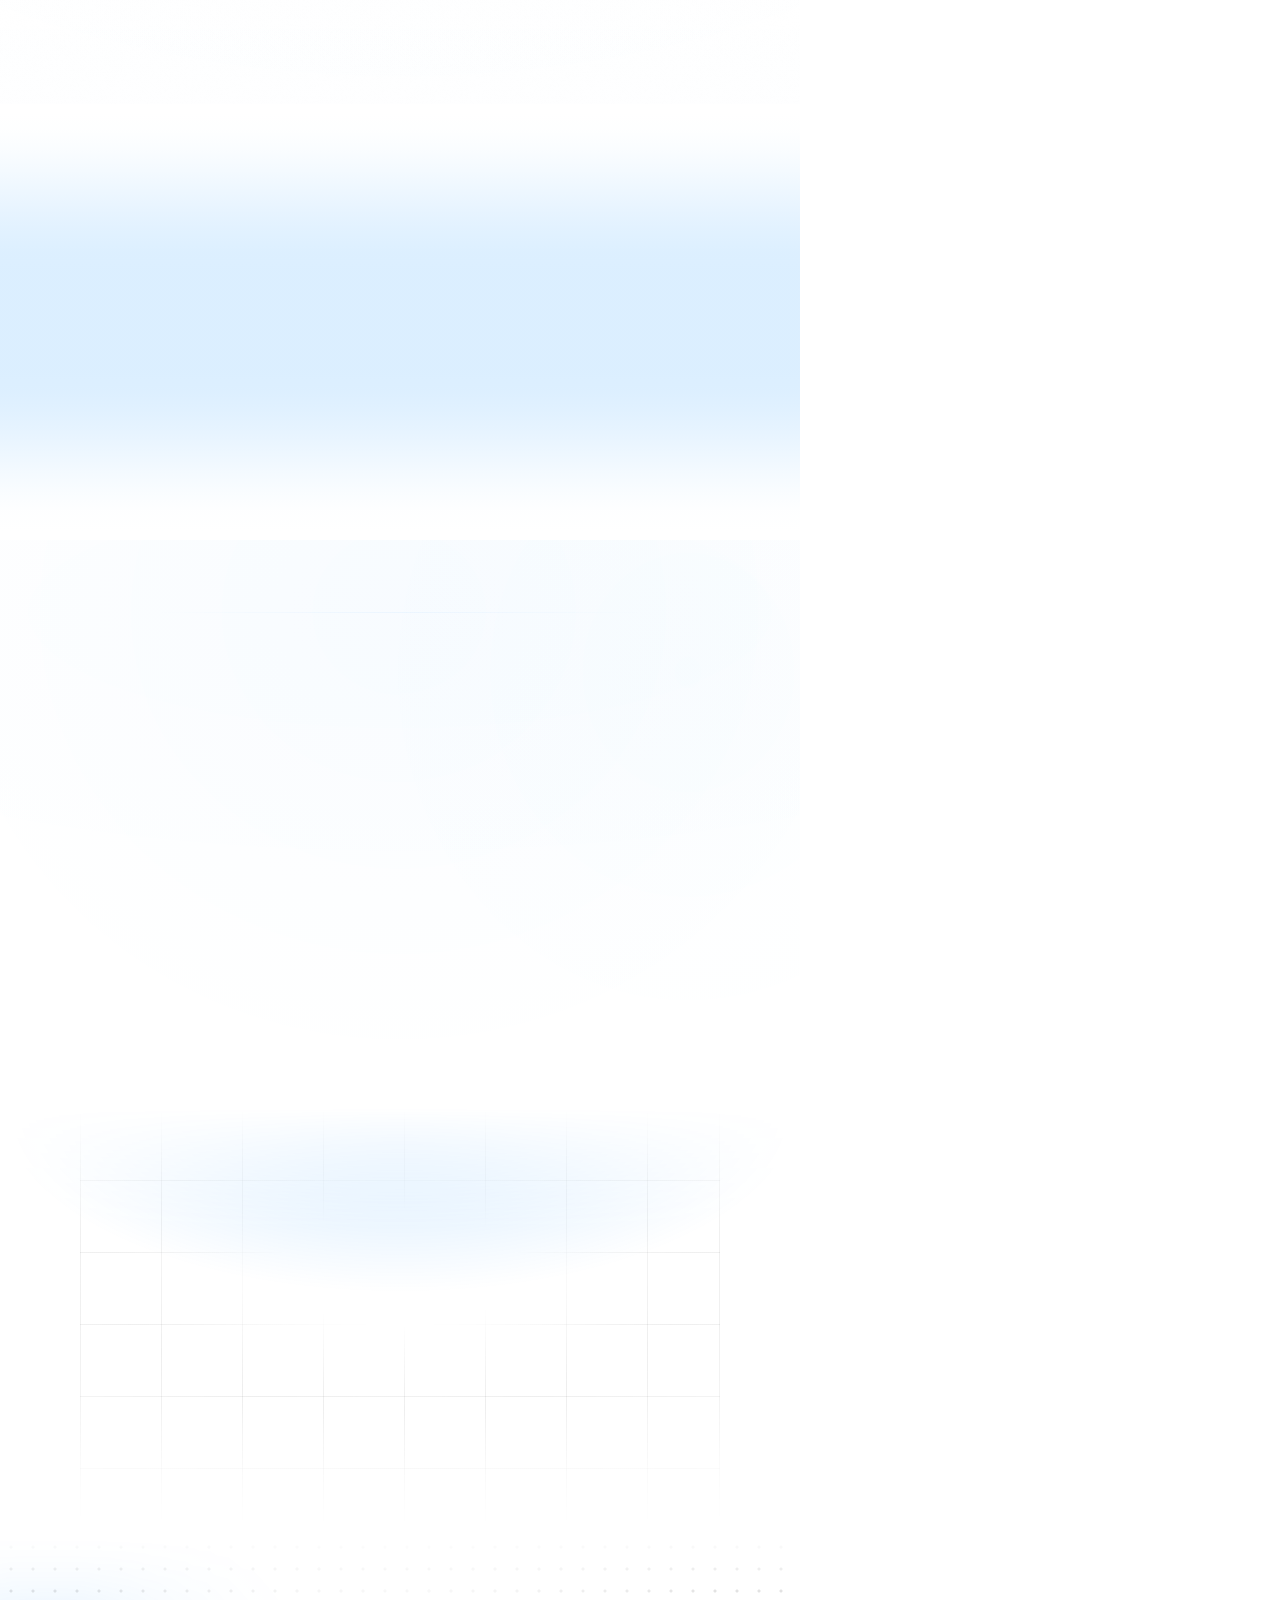
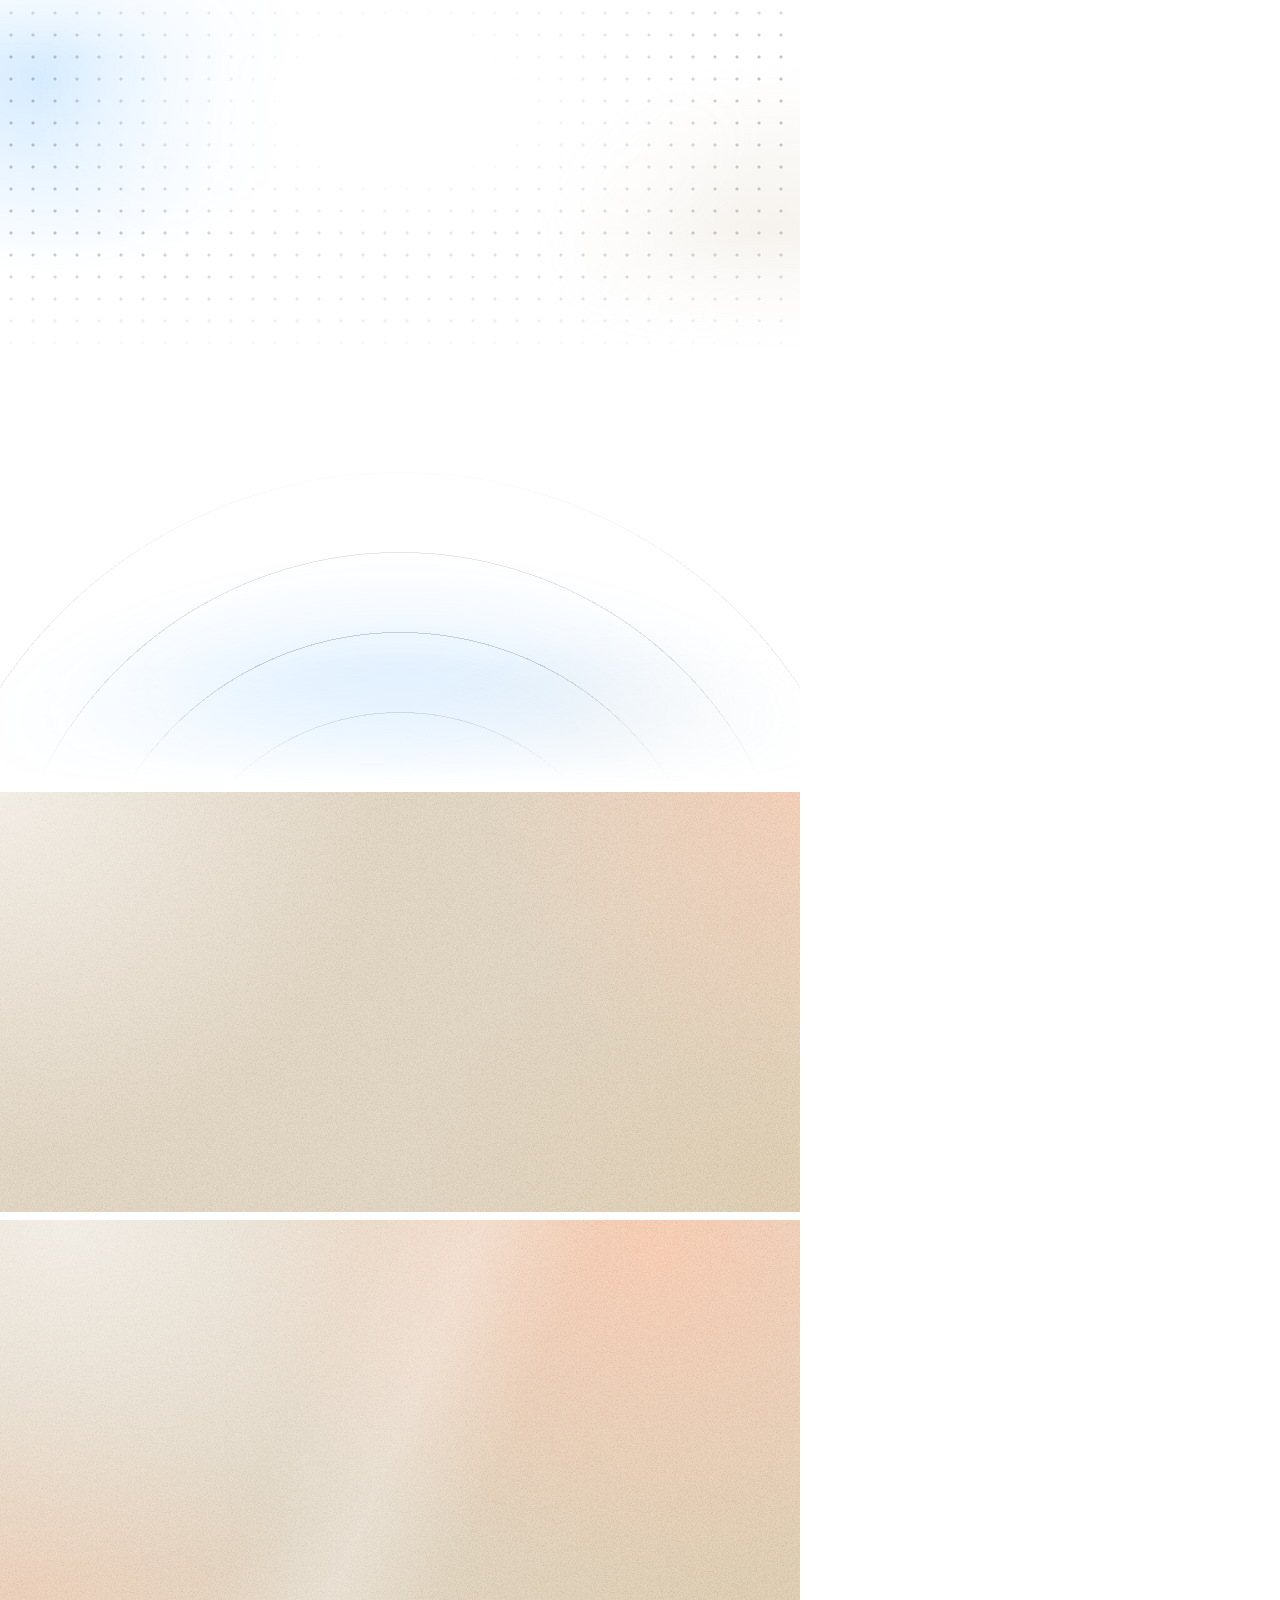
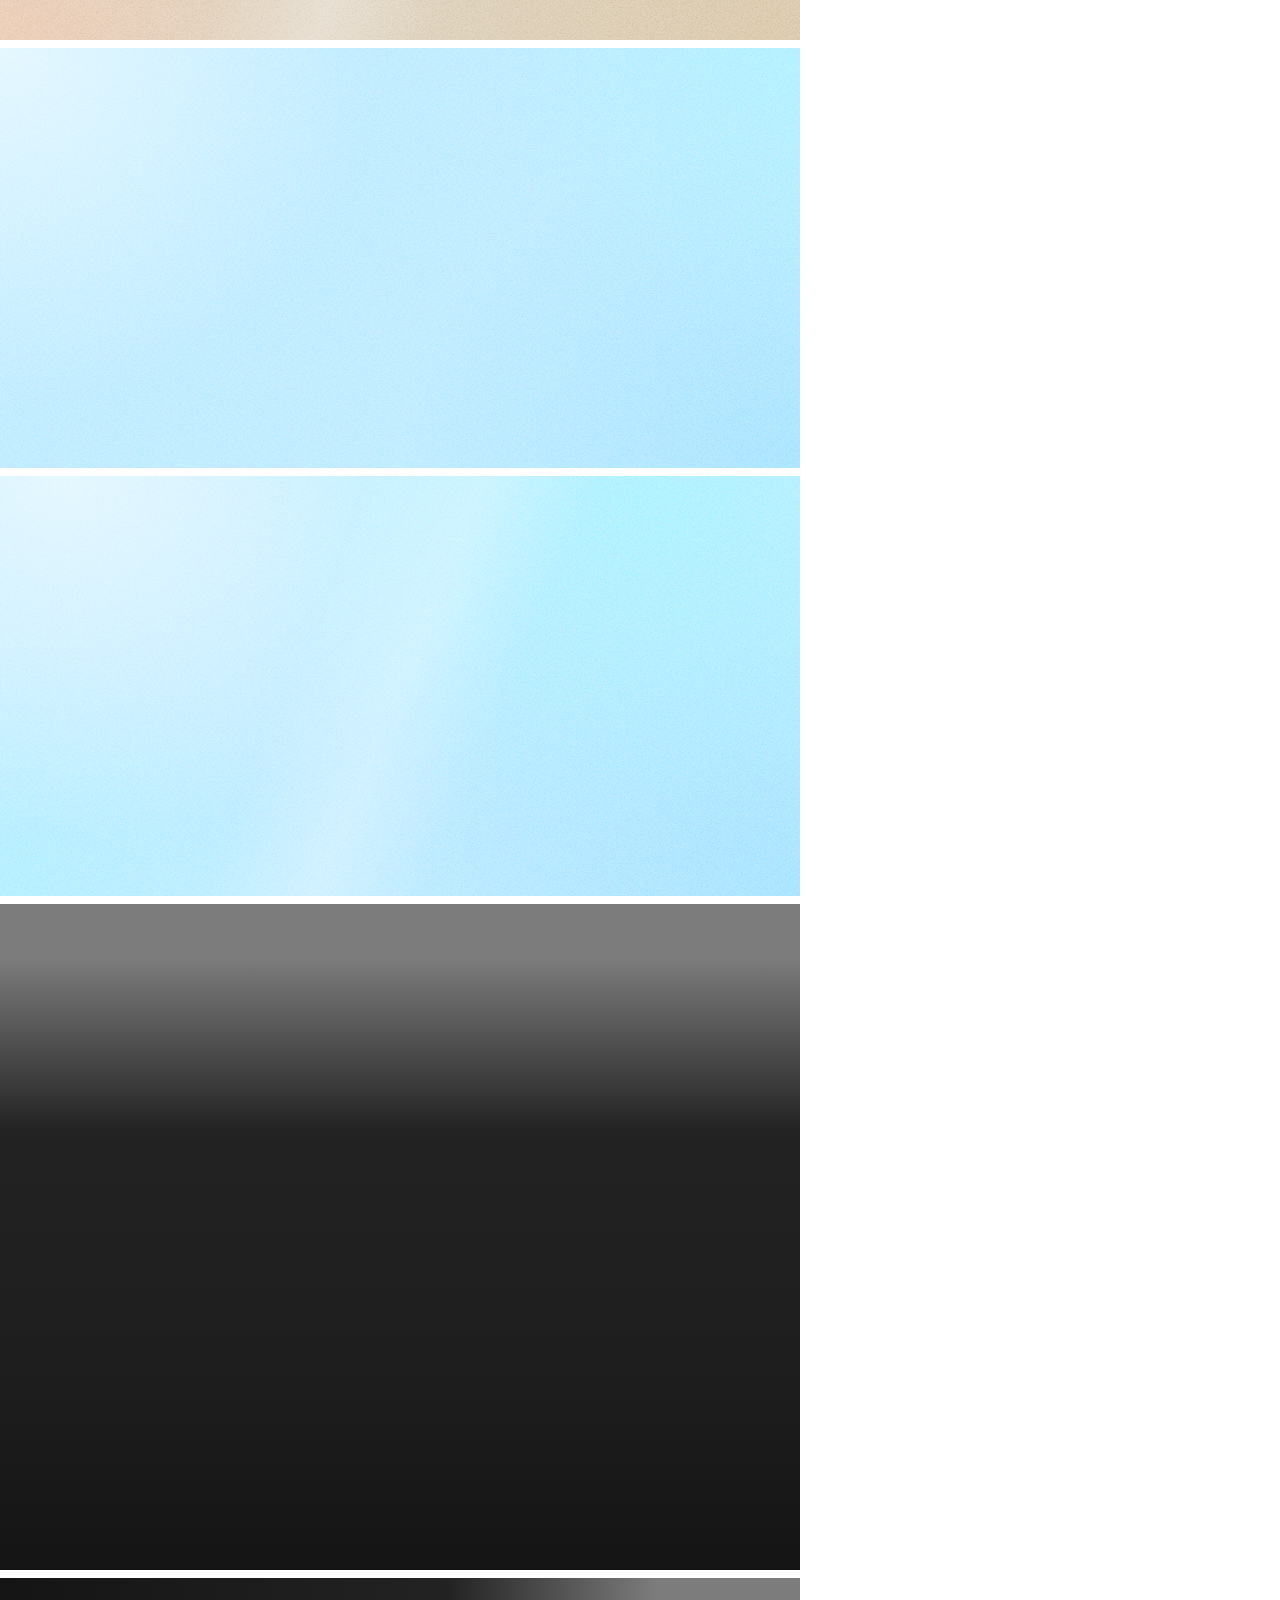
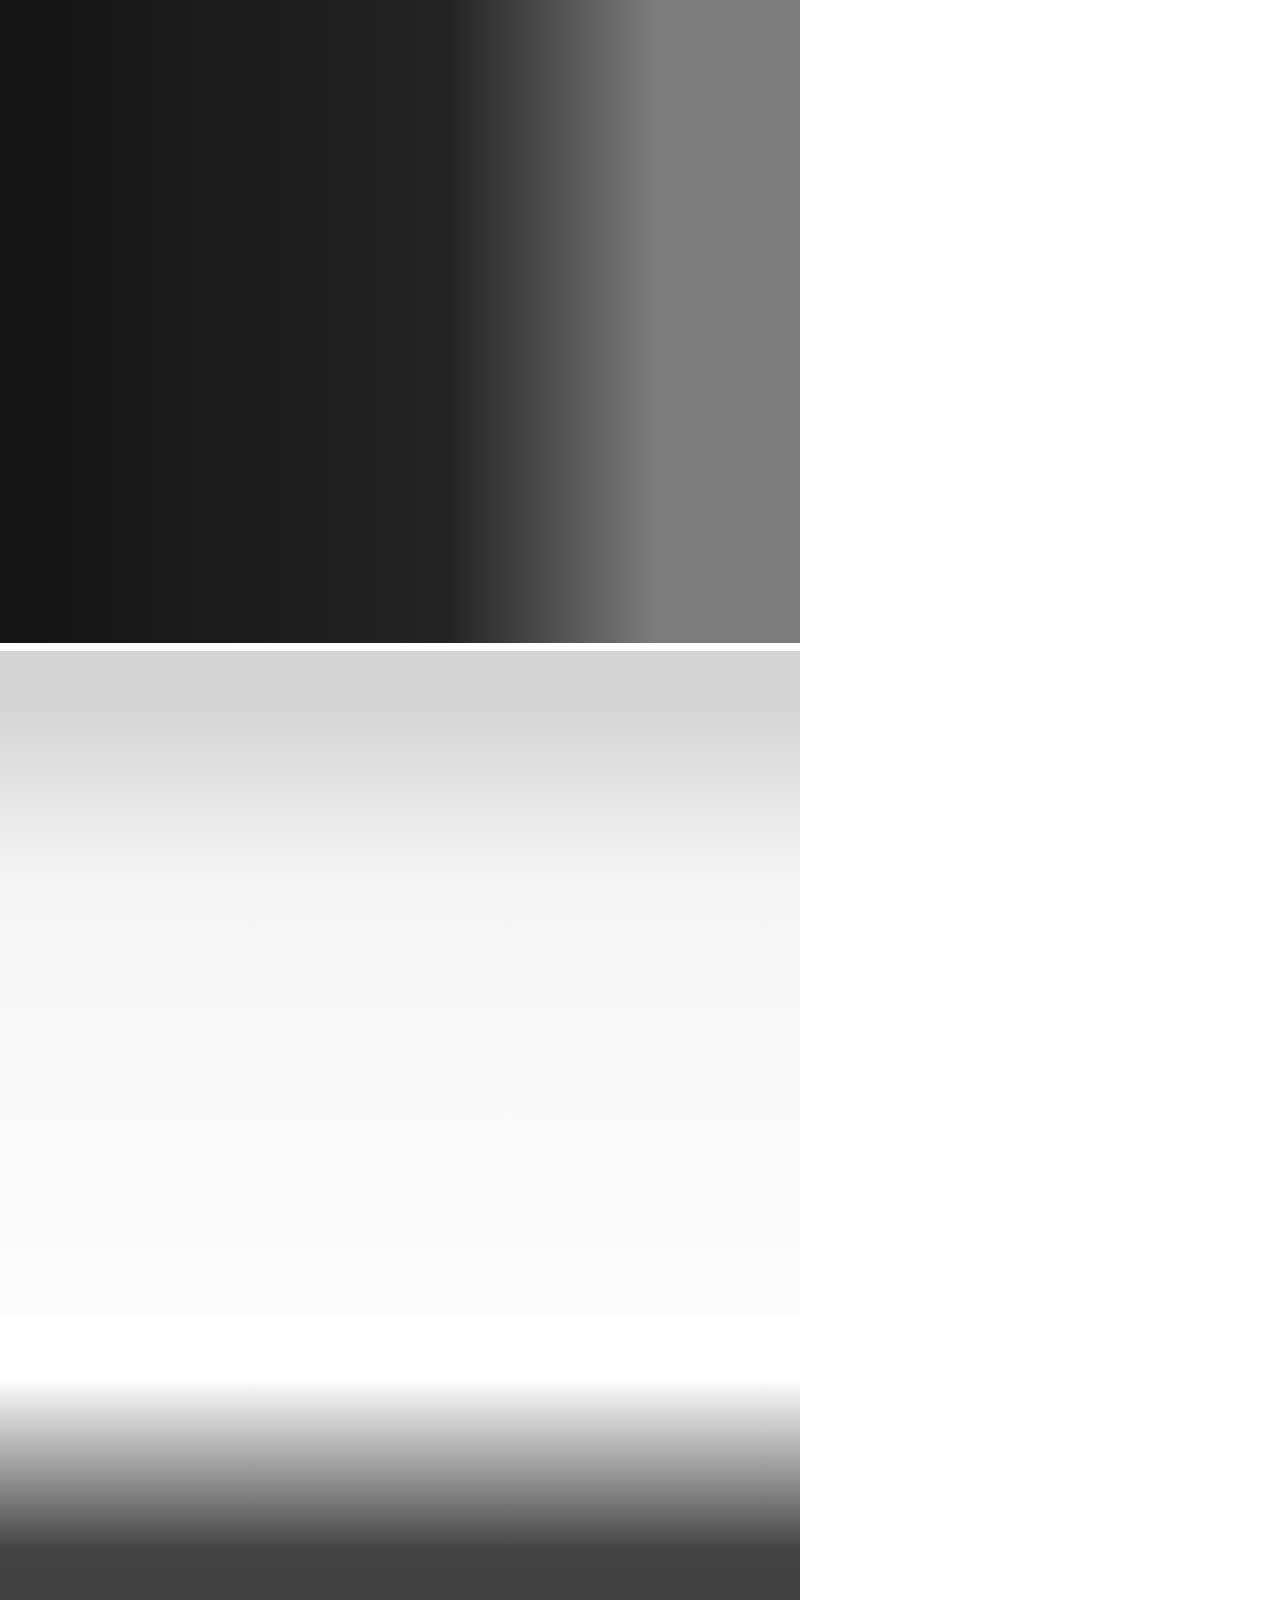
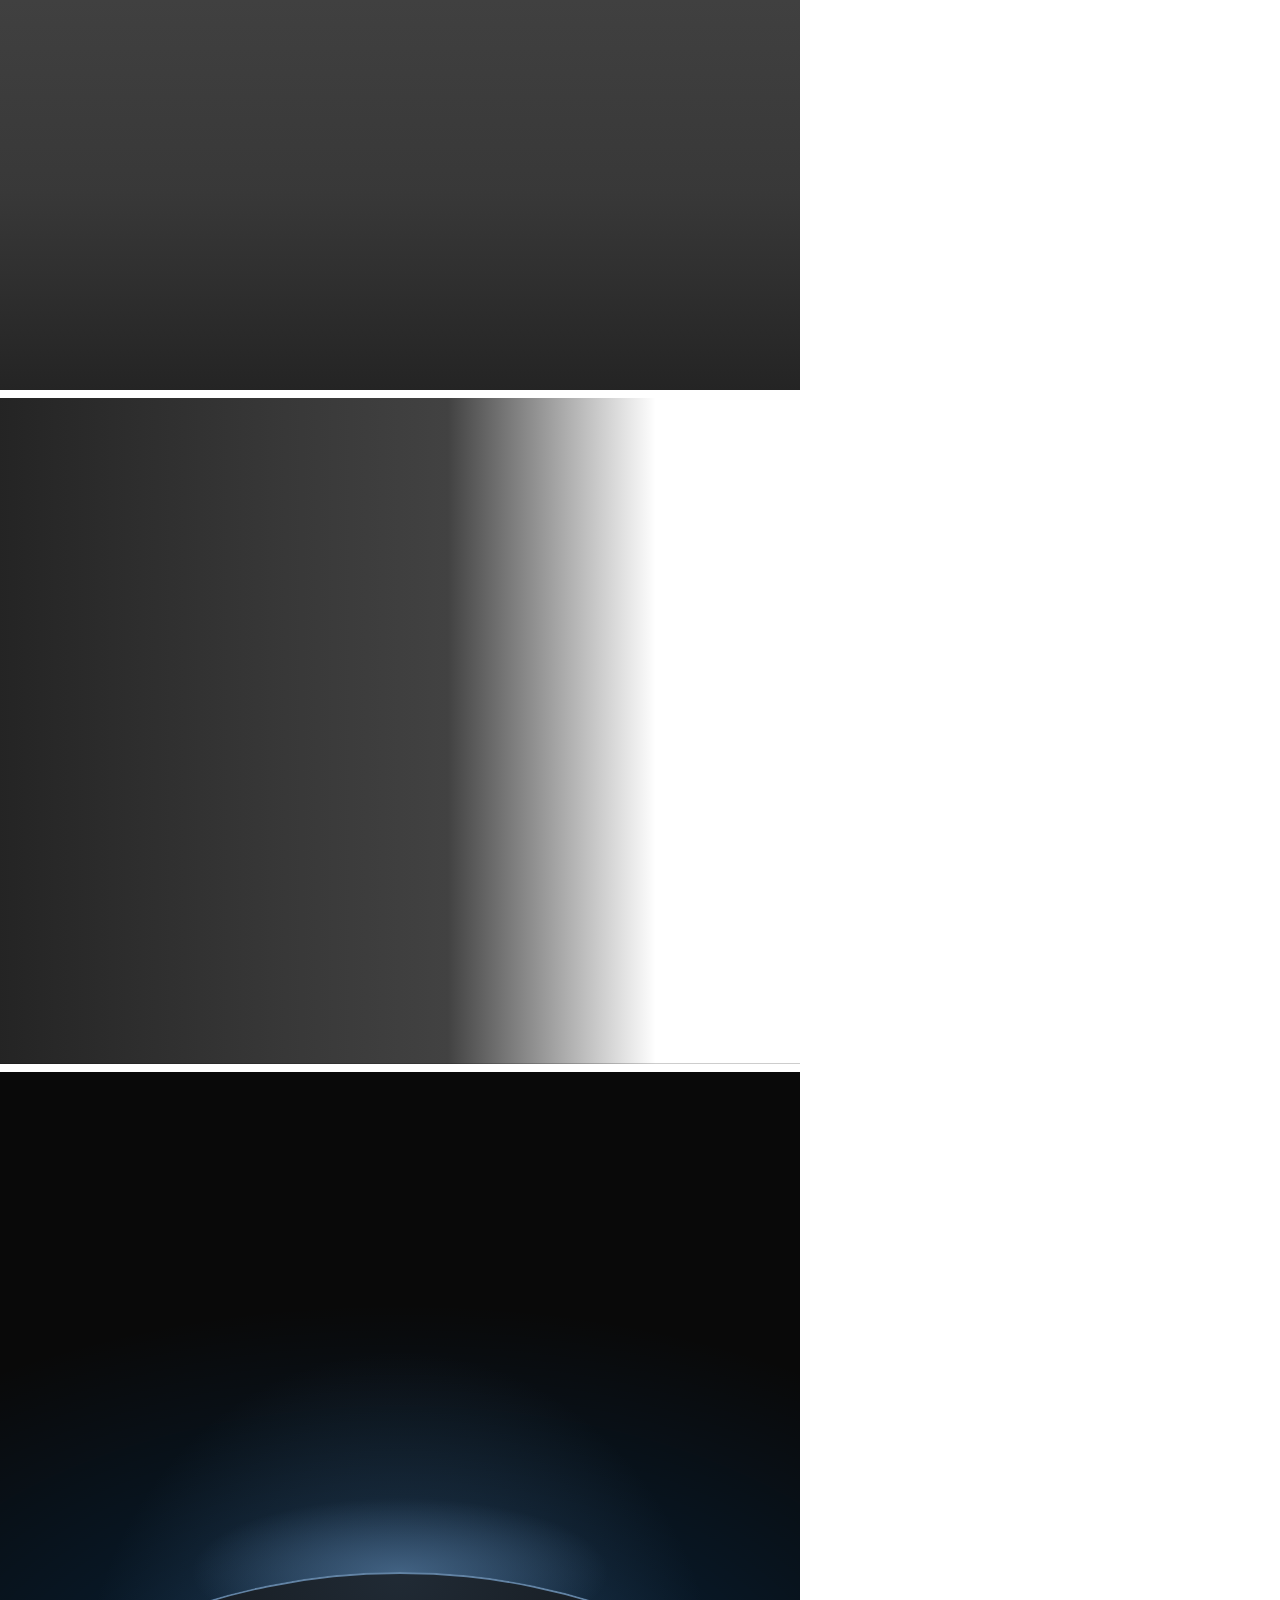
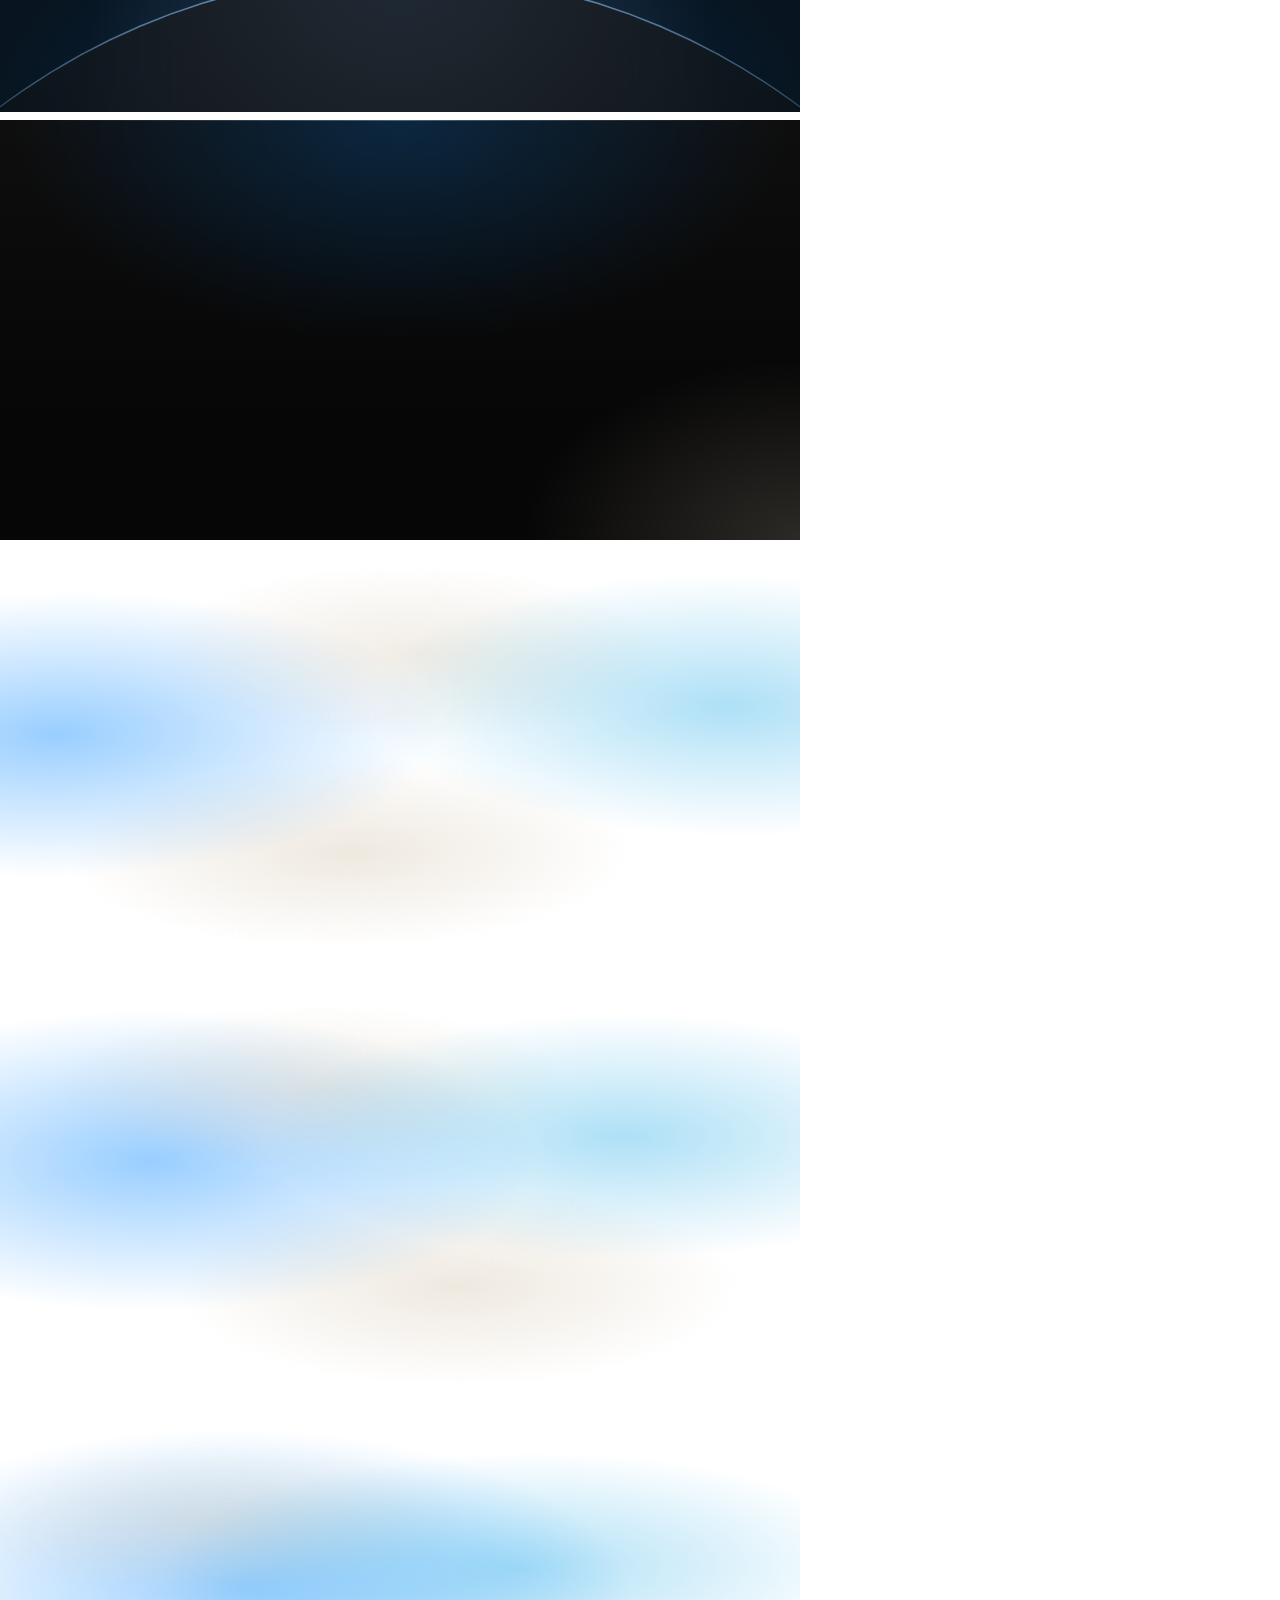
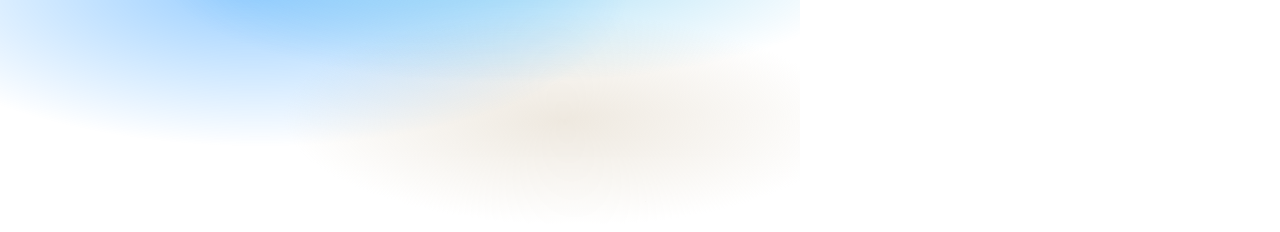
<file: website/assets/backgrounds/check.html>
<!doctype html>
<html lang="en" data-ground="sand">
<head>
<meta charset="utf-8">
<title>Backgrounds contrast check</title>
<!-- Every ground in a 800px box, for check.mjs: it sets a palette, screenshots the boxes and measures
     the ink and muted contrast on every pixel of each ground's text zone (index.json). The photograph
     grounds sit on a flat grey picture: #7c7c7c for the dark scrim, #d4d4d4 for the light one; and the worst case of the dark scrim: a white
     picture (white words on it). The light scrim is for pale photographs only. -->
<link rel="stylesheet" href="../system.css">
<link rel="stylesheet" href="backgrounds.css">
<style>body { margin: 0; width: 800px; } .box { width: 800px; margin: 0 0 8px; padding: 24px; font-size: 20px; } .pi, .pm { visibility: hidden; } .pi { color: var(--ink); } .pm { color: var(--muted); }  /* the liquid blobs held at the start, the middle and the end of their drift (the keyframes in backgrounds.css), so the text zone is measured where they stand under it */
  .at-start::before { animation: none; transform: translate3d(-7%, 0, 0) skewX(-7deg) scaleY(.94); } .at-start::after { animation: none; transform: translate3d(8%, 0, 0) skewX(6deg) scaleY(1.04); }
  .at-mid::before { animation: none; transform: translate3d(.5%, 0, 0) skewX(-.5deg) scaleY(.995); } .at-mid::after { animation: none; transform: translate3d(-.5%, 0, 0) scaleY(.98); }
  .at-end::before { animation: none; transform: translate3d(8%, 0, 0) skewX(6deg) scaleY(1.05); } .at-end::after { animation: none; transform: translate3d(-9%, 0, 0) skewX(-6deg) scaleY(.92); }
</style>
<script src="backgrounds.js" defer></script>
</head>
<body>
<div class="bg-mist box" data-g="mist" style="height:420px"><span class="pi">Ink</span> <span class="pm">Muted</span></div>
<div class="bg-halo box" data-g="halo" style="height:420px"><span class="pi">Ink</span> <span class="pm">Muted</span></div>
<div class="bg-grain box" data-g="grain" style="height:420px"><span class="pi">Ink</span> <span class="pm">Muted</span></div>
<div class="bg-paper box" data-g="paper" style="height:420px"><span class="pi">Ink</span> <span class="pm">Muted</span></div>
<div class="bg-dusk box" data-g="dusk" style="height:420px"><span class="pi">Ink</span> <span class="pm">Muted</span></div>
<div class="bg-topglow box" data-g="topglow" style="height:560px"><span class="pi">Ink</span> <span class="pm">Muted</span></div>
<div class="bg-ruled box" data-g="ruled" style="height:420px"><span class="pi">Ink</span> <span class="pm">Muted</span></div>
<div class="bg-dots box" data-g="dots" style="height:420px"><span class="pi">Ink</span> <span class="pm">Muted</span></div>
<div class="bg-arcs box" data-g="arcs" style="height:420px"><span class="pi">Ink</span> <span class="pm">Muted</span></div>
<div class="bg-band box" data-g="band" style="height:420px"><span class="pi">Ink</span> <span class="pm">Muted</span></div>
<div class="bg-field box" data-g="field" style="height:420px"><span class="pi">Ink</span> <span class="pm">Muted</span></div>
<div class="bg-band bg-tint box" data-g="band-tint" style="height:420px"><span class="pi">Ink</span> <span class="pm">Muted</span></div>
<div class="bg-field bg-tint box" data-g="field-tint" style="height:420px"><span class="pi">Ink</span> <span class="pm">Muted</span></div>
<div class="bg-photo box" data-g="photo" style="height:520px;--g-photo:linear-gradient(#7c7c7c,#7c7c7c)"><span class="pi">Ink</span> <span class="pm">Muted</span></div>
<div class="bg-photo bg-photo--left box" data-g="photo-left" style="height:520px;--g-photo:linear-gradient(#7c7c7c,#7c7c7c)"><span class="pi">Ink</span> <span class="pm">Muted</span></div>
<div class="bg-photo bg-photo--light box" data-g="photo-light" style="height:520px;--g-photo:linear-gradient(#d4d4d4,#d4d4d4)"><span class="pi">Ink</span> <span class="pm">Muted</span></div>
<div class="bg-photo box" data-g="photo-white" style="height:520px;--g-photo:linear-gradient(#fff,#fff)"><span class="pi">Ink</span> <span class="pm">Muted</span></div>
<div class="bg-photo bg-photo--left box" data-g="photo-left-white" style="height:520px;--g-photo:linear-gradient(#fff,#fff)"><span class="pi">Ink</span> <span class="pm">Muted</span></div>
<div class="bg-horizon box" data-g="horizon" style="height:640px"><span class="pi">Ink</span> <span class="pm">Muted</span></div>
<div class="bg-deep box" data-g="deep" style="height:420px"><span class="pi">Ink</span> <span class="pm">Muted</span></div>
<div class="bg-liquid box at-start" data-g="liquid" data-no-pause style="height:420px"><span class="pi">Ink</span> <span class="pm">Muted</span></div>
<div class="bg-liquid box at-mid" data-g="liquid-mid" data-no-pause style="height:420px"><span class="pi">Ink</span> <span class="pm">Muted</span></div>
<div class="bg-liquid box at-end" data-g="liquid-end" data-no-pause style="height:420px"><span class="pi">Ink</span> <span class="pm">Muted</span></div>

</body>
</html>
</file>
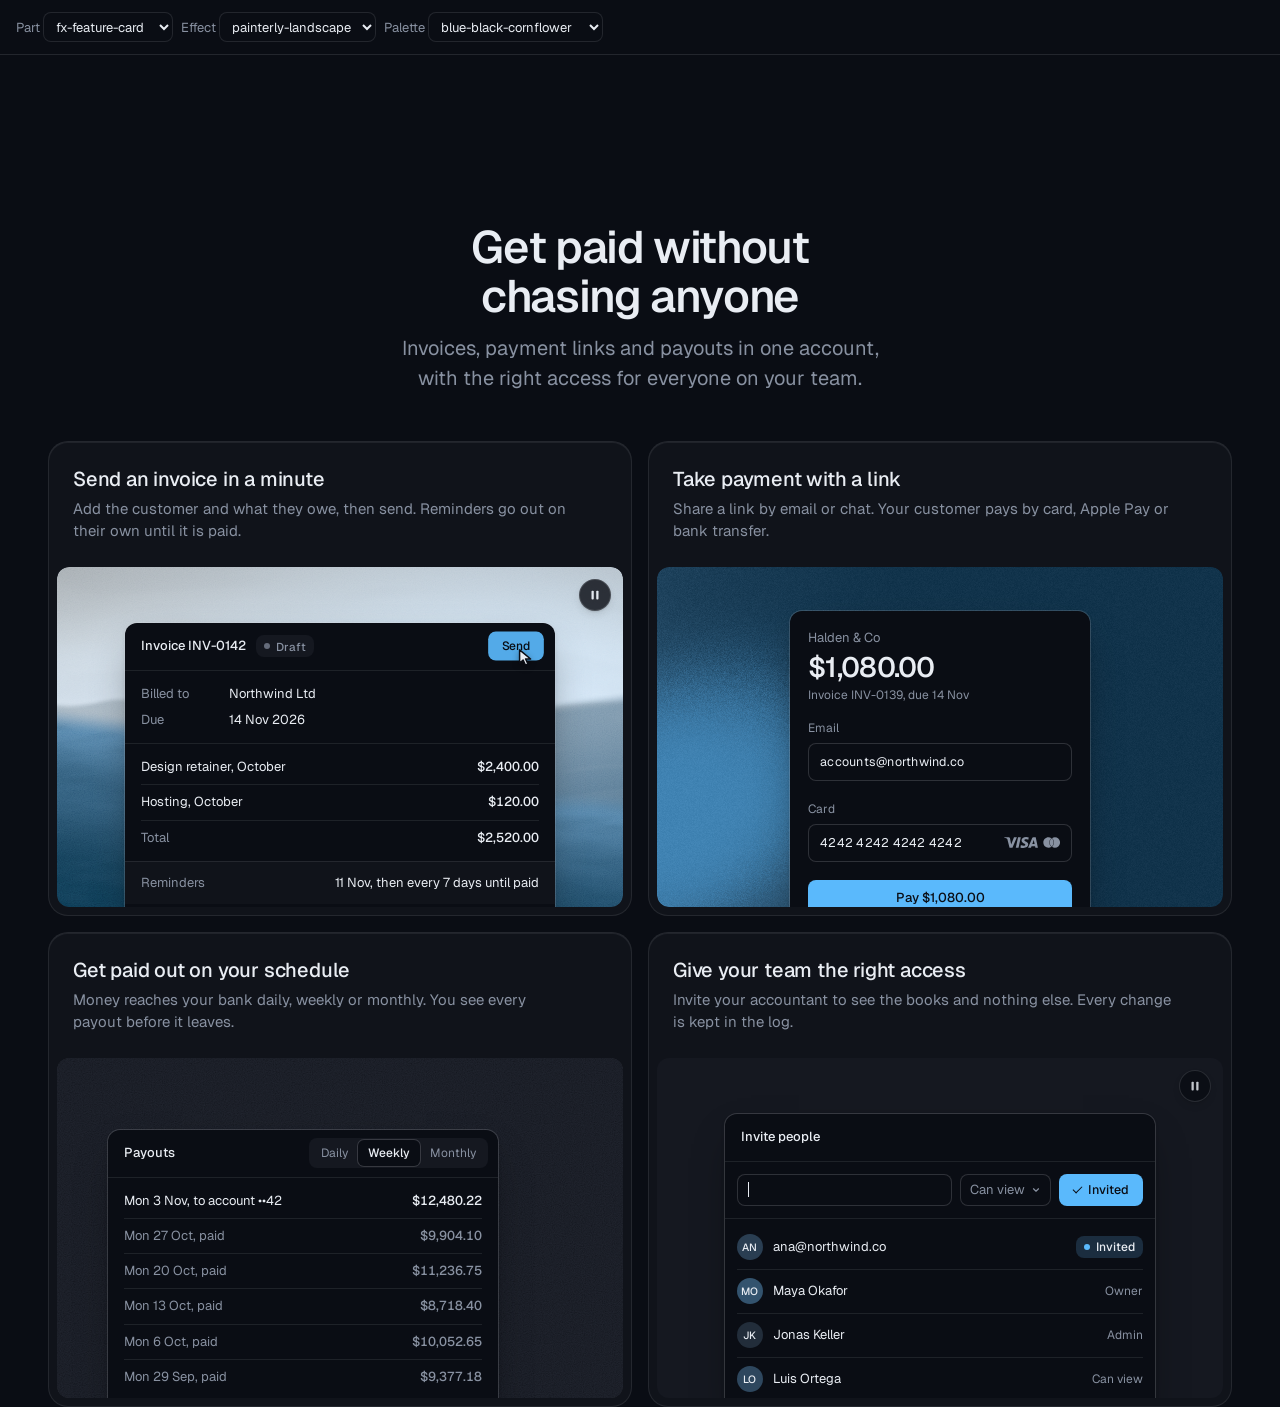
<file: website/assets/components/_lab.html>
<!doctype html>
<html lang="en" data-radius="soft">
<head>
<script>window.__tpGlMax = 16;   /* a gallery shows many live effects at once; a page of a site keeps the default 4 (fx.js) */</script>
<meta charset="utf-8">
<meta name="viewport" content="width=device-width, initial-scale=1">
<title>Component lab</title>
<link rel="preconnect" href="https://fonts.googleapis.com">
<link rel="preconnect" href="https://fonts.gstatic.com" crossorigin>
<link href="https://fonts.googleapis.com/css2?family=Geist:wght@100..900&family=Geist+Mono:wght@400..600&display=swap" rel="stylesheet">
<link rel="stylesheet" href="../system.css">
<link rel="stylesheet" href="./base.css">
<style>
  /* one component on its own, with a chosen effect (or object) and palette:
     _lab.html?c=fx-chart&fx=ruled-grounds&palette=white-link-blue&w=640 */
  :root { --font-display: "Geist", system-ui, sans-serif; --font-text: "Geist", system-ui, sans-serif; --font-mono: "Geist Mono", ui-monospace, monospace; --display-weight: 560; --display-tracking: -0.03em; }
  body { min-height: 100vh; margin: 0; }
  .bar { display: flex; flex-wrap: wrap; gap: 8px; align-items: center; padding: 12px 16px; border-bottom: 1px solid var(--line); font: 13px/1.4 var(--font-text); color: var(--muted); }
  .bar select { font: inherit; color: var(--ink); background: var(--bg); border: 1px solid var(--line); border-radius: var(--r-sm); height: 30px; padding: 0 8px; }
  .stage { padding: clamp(16px, 4vw, 48px); margin-inline: auto; }
</style>
</head>
<body>
<div class="bar">
  <label>Part <select id="c"></select></label>
  <label>Effect <select id="fx"></select></label>
  <label>Palette <select id="pal"></select></label>
</div>
<main class="stage" id="stage"></main>
<script type="module">
  import fx from '../effects/fx.js';
  const PARTS = ['fx-feature-card', 'fx-dither-object', 'fx-headline', 'fx-button', 'fx-prompt', 'fx-icon-tiles', 'fx-stat', 'fx-globe', 'fx-map', 'fx-chart', 'fx-bars', 'fx-band', 'fx-spotlight', 'fx-photo', 'fx-avatar', 'fx-search', 'fx-logos', 'fx-tabs', 'fx-pricing', 'fx-progress'];
  const PALETTES = {
    'blue-black-cornflower': { bg: '#0a0d14', surface: '#131824', ink: '#e9edf3', muted: '#8891a1', accent: '#5ab9fc', accentInk: '#0a0d14' },
    'graphite-safety-orange': { bg: '#18191b', surface: '#222427', ink: '#eff0f1', muted: '#9c9ea3', accent: '#ff4a1f', accentInk: '#18191b' },
    'white-link-blue': { bg: '#ffffff', surface: '#f4f4f4', ink: '#111111', muted: '#6b6b6b', accent: '#1a4be0', accentInk: '#ffffff' },
    'moss-sand': { bg: '#ddd6c6', surface: '#d2cab8', ink: '#2a2a26', muted: '#59574e', accent: '#4f6238', accentInk: '#ffffff' },
    'cobalt-field': { bg: '#0034eb', surface: '#002fd6', ink: '#ffffff', muted: '#dfe4f2', accent: '#e9e34a', accentInk: '#111111' },
  };
  const q = new URLSearchParams(location.search);
  const part = PARTS.includes(q.get('c')) ? q.get('c') : PARTS[0];
  const palId = PALETTES[q.get('palette')] ? q.get('palette') : 'blue-black-cornflower';
  const p = PALETTES[palId];
  const s = document.documentElement.style;
  const action = fx.color.contrast(p.accent, p.bg) >= 2.2 ? p.accent : p.ink;
  Object.entries({ '--p-bg': p.bg, '--p-surface': p.surface, '--p-ink': p.ink, '--p-muted': p.muted, '--p-accent': p.accent, '--p-accent-ink': p.accentInk, '--p-action': action, '--p-action-ink': action === p.accent ? p.accentInk : p.bg }).forEach(([k, v]) => s.setProperty(k, v));
  s.colorScheme = fx.color.isDark(p.bg) ? 'dark' : 'light';
  if (q.has('fallback')) fx.config.forceFallback = true;
  // one part at a time: at most 4 live WebGL contexts on this page
  fx.config.maxLive = 4;
  if (q.has('w')) document.getElementById('stage').style.maxWidth = q.get('w') + 'px';

  const base = `./${part}/`;
  const [meta, html, mod] = await Promise.all([fetch(base + 'meta.json').then(r => r.json()), fetch(base + 'component.html').then(r => r.text()), import(base + 'component.js')]);
  const link = Object.assign(document.createElement('link'), { rel: 'stylesheet', href: base + 'component.css' });
  document.head.append(link);
  await new Promise(r => { link.onload = link.onerror = r; });
  const choices = meta.effects?.length ? meta.effects : meta.objects || [];
  const chosen = choices.includes(q.get('fx')) ? q.get('fx') : meta.default;
  const stage = document.getElementById('stage');
  stage.innerHTML = html;
  const root = stage.firstElementChild;
  // the chosen effect goes where the part reads it: data-cx-object, data-cx-fill, or data-cx-effect on the root
  // the dither object: one figure set to the chosen object (one live object, as on a page); no caption under it
  if (meta.objects) {
    const fig = root.matches('[data-cx-object]') ? root : root.querySelector('[data-cx-object]');
    fig.dataset.cxObject = chosen;
    if (q.get('render') === 'studio') fig.dataset.cxRender = 'studio';
    fig.querySelector('.cx-obj__stage').removeAttribute('aria-label');
    fig.style.maxWidth = '720px';
  }
  // without ?fx= the markup keeps its own effects (the feature card mixes a landscape and a grain: setting
  // the default on every panel would paint the grain panel as a landscape too)
  else if (!choices.includes(q.get('fx'))) { /* as written */ }
  else if (root.querySelector('[data-cx-fill]')) root.querySelectorAll('[data-cx-fill]').forEach(el => { el.dataset.cxFill = chosen; });
  else if (root.querySelector('[data-cx-effect]')) root.querySelectorAll('[data-cx-effect]').forEach(el => { el.dataset.cxEffect = chosen; });
  else root.dataset.cxEffect = chosen;
  // the map draws its baked streets; an effect named with ?fx= shows its fallback ground (no map data) instead
  if (part === 'fx-map' && choices.includes(q.get('fx'))) delete root.dataset.cxMap;
  await document.fonts.ready;
  window.__part = mod.default(root);
  setTimeout(() => { document.documentElement.dataset.ready = '1'; }, 1200);

  const fill = (sel, list, cur, key) => {
    const el = document.getElementById(sel);
    el.innerHTML = list.map(v => `<option${v === cur ? ' selected' : ''}>${v}</option>`).join('');
    el.addEventListener('change', () => { q.set(key, el.value); if (key === 'c') q.delete('fx'); location.search = q.toString(); });
  };
  fill('c', PARTS, part, 'c');
  // a part whose default is none (the map's streets, the photograph as it is) lists none first, so the
  // select never shows an effect that is not on
  fill('fx', meta.default === 'none' ? ['none', ...choices] : choices, chosen, 'fx');
  fill('pal', Object.keys(PALETTES), palId, 'palette');
</script>
</body>
</html>
</file>
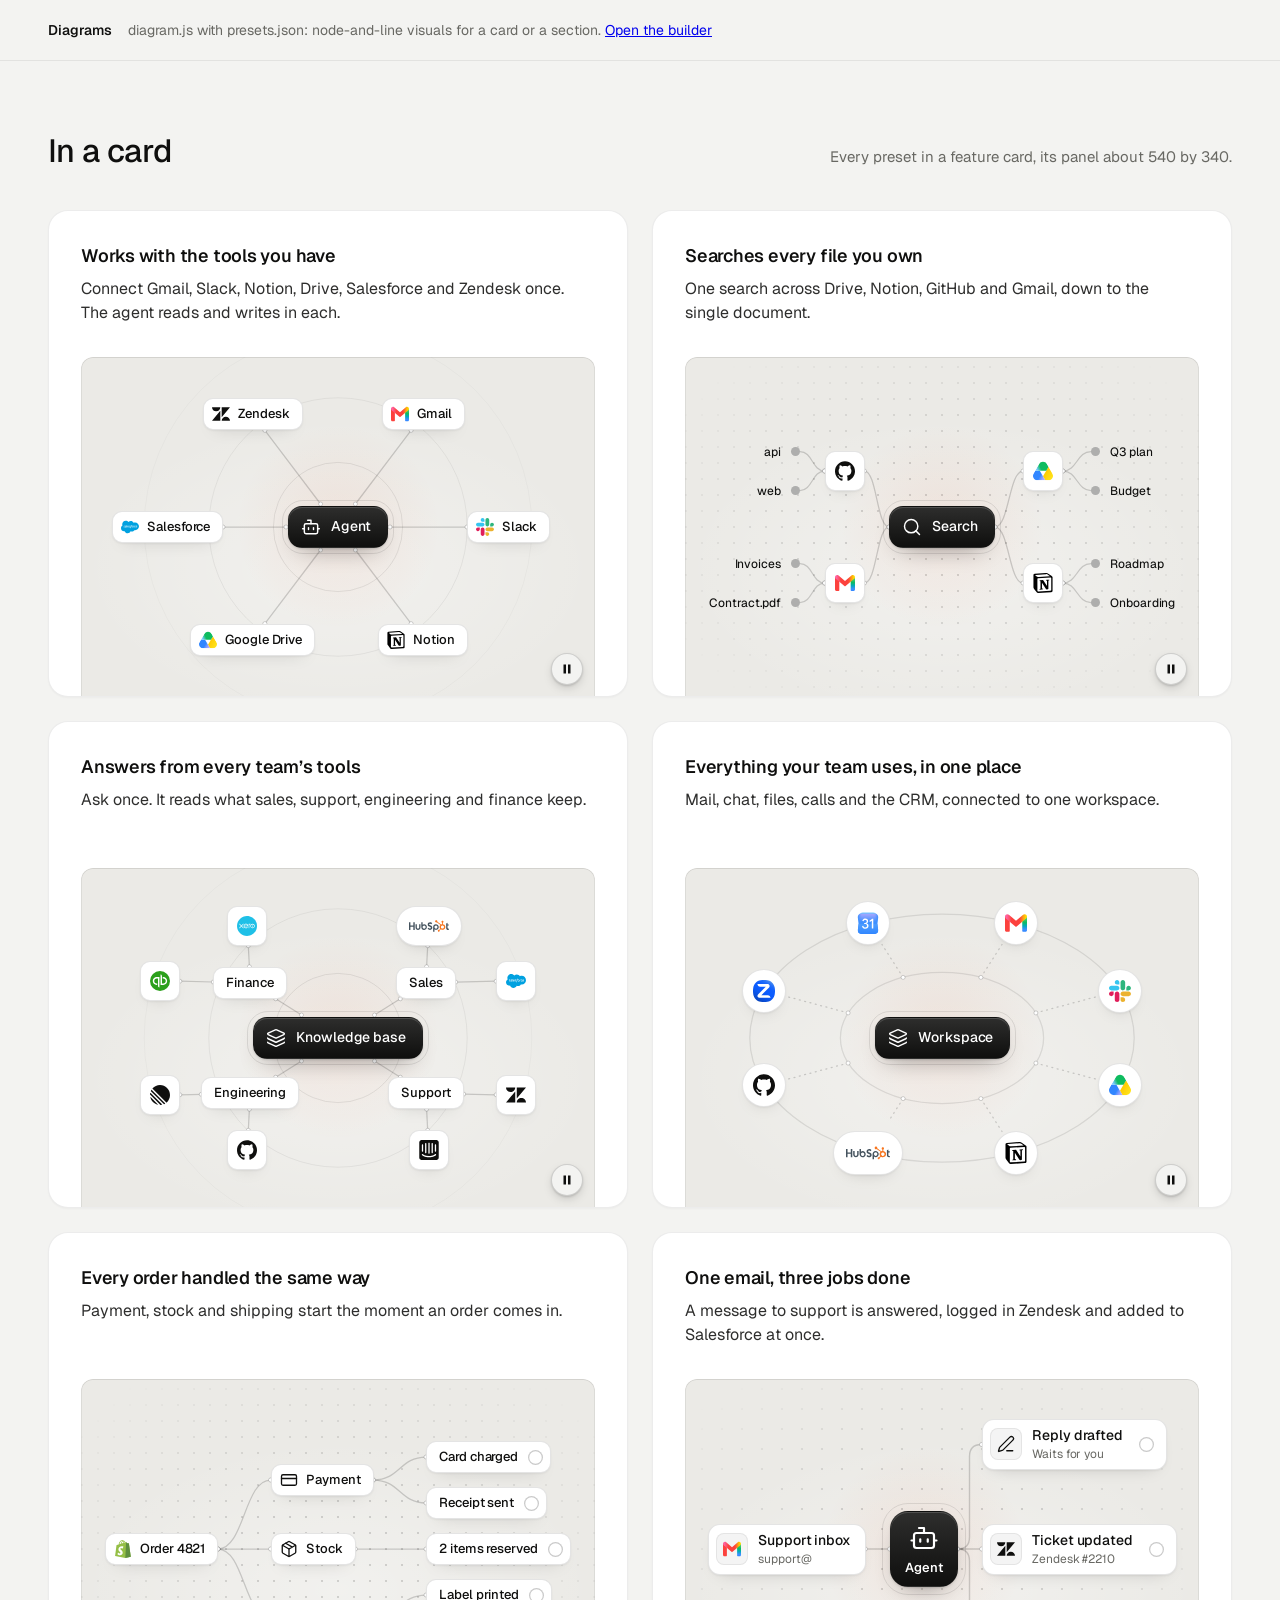
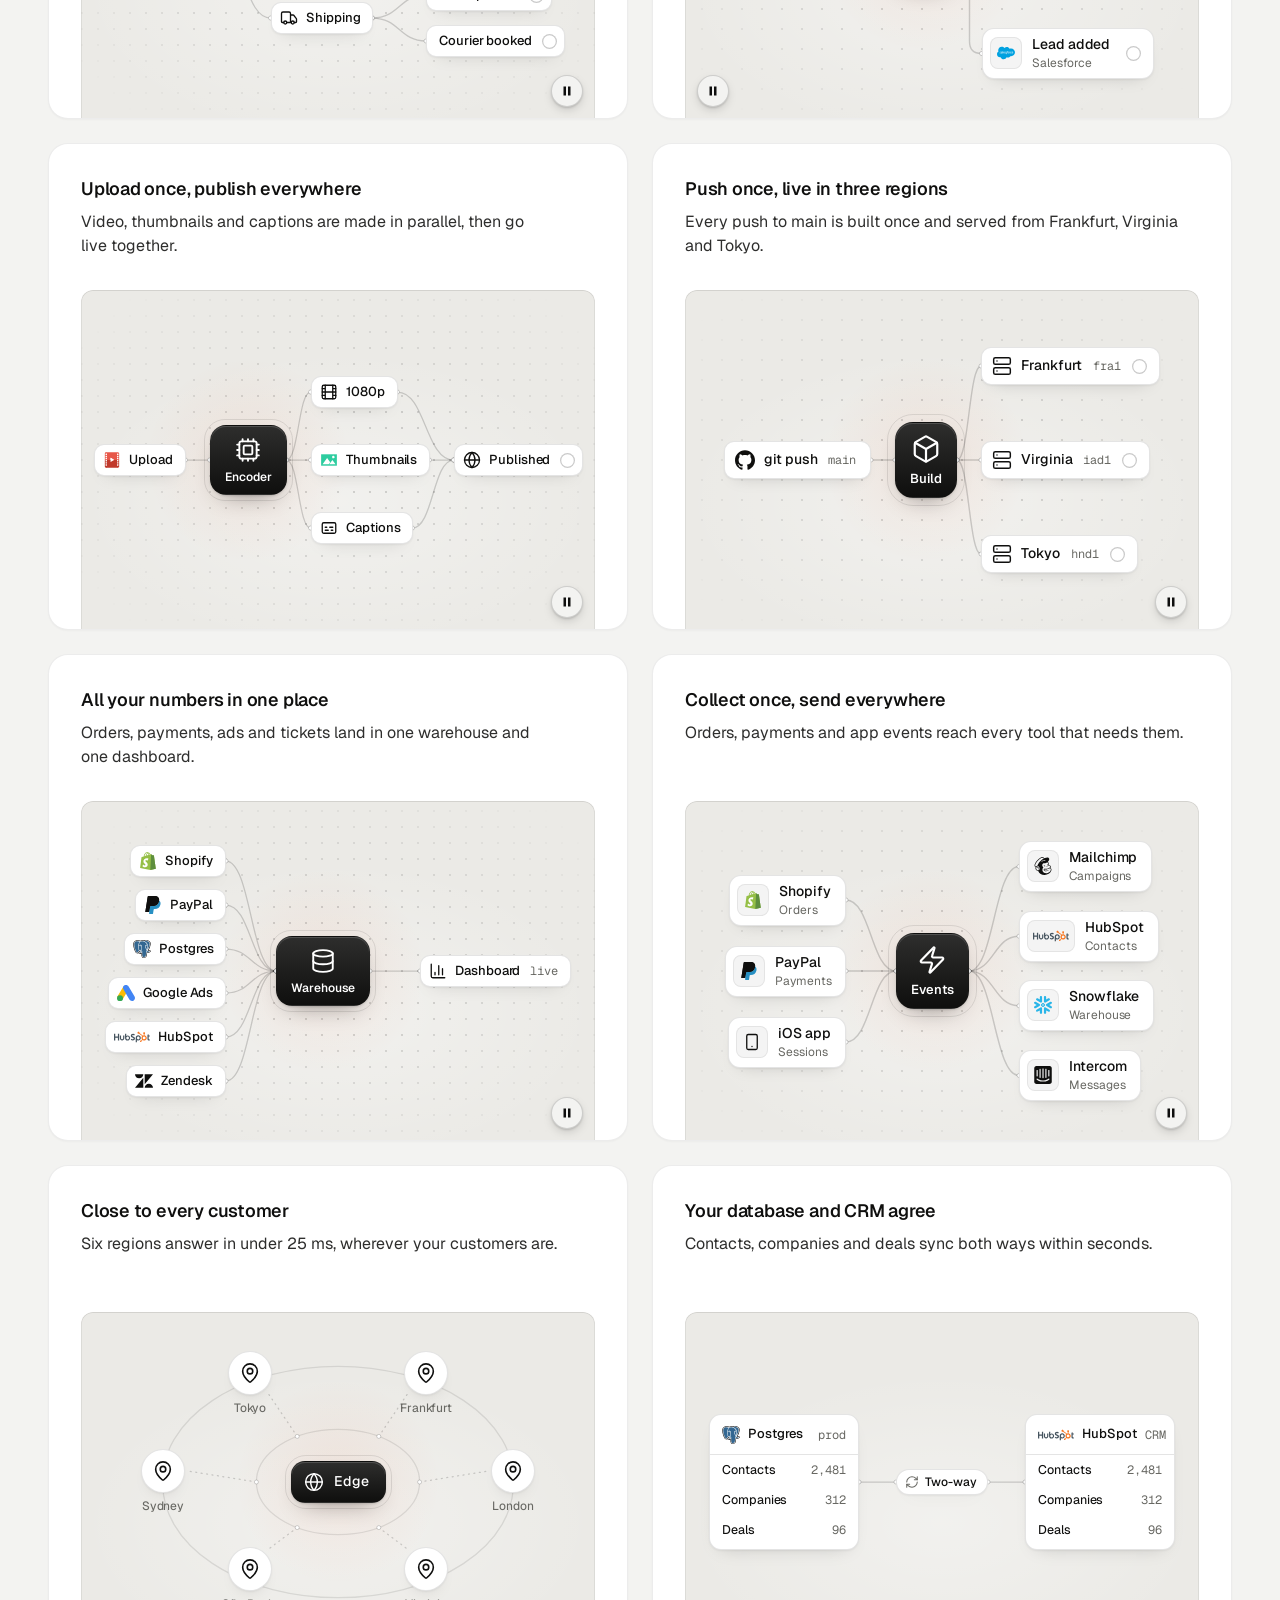
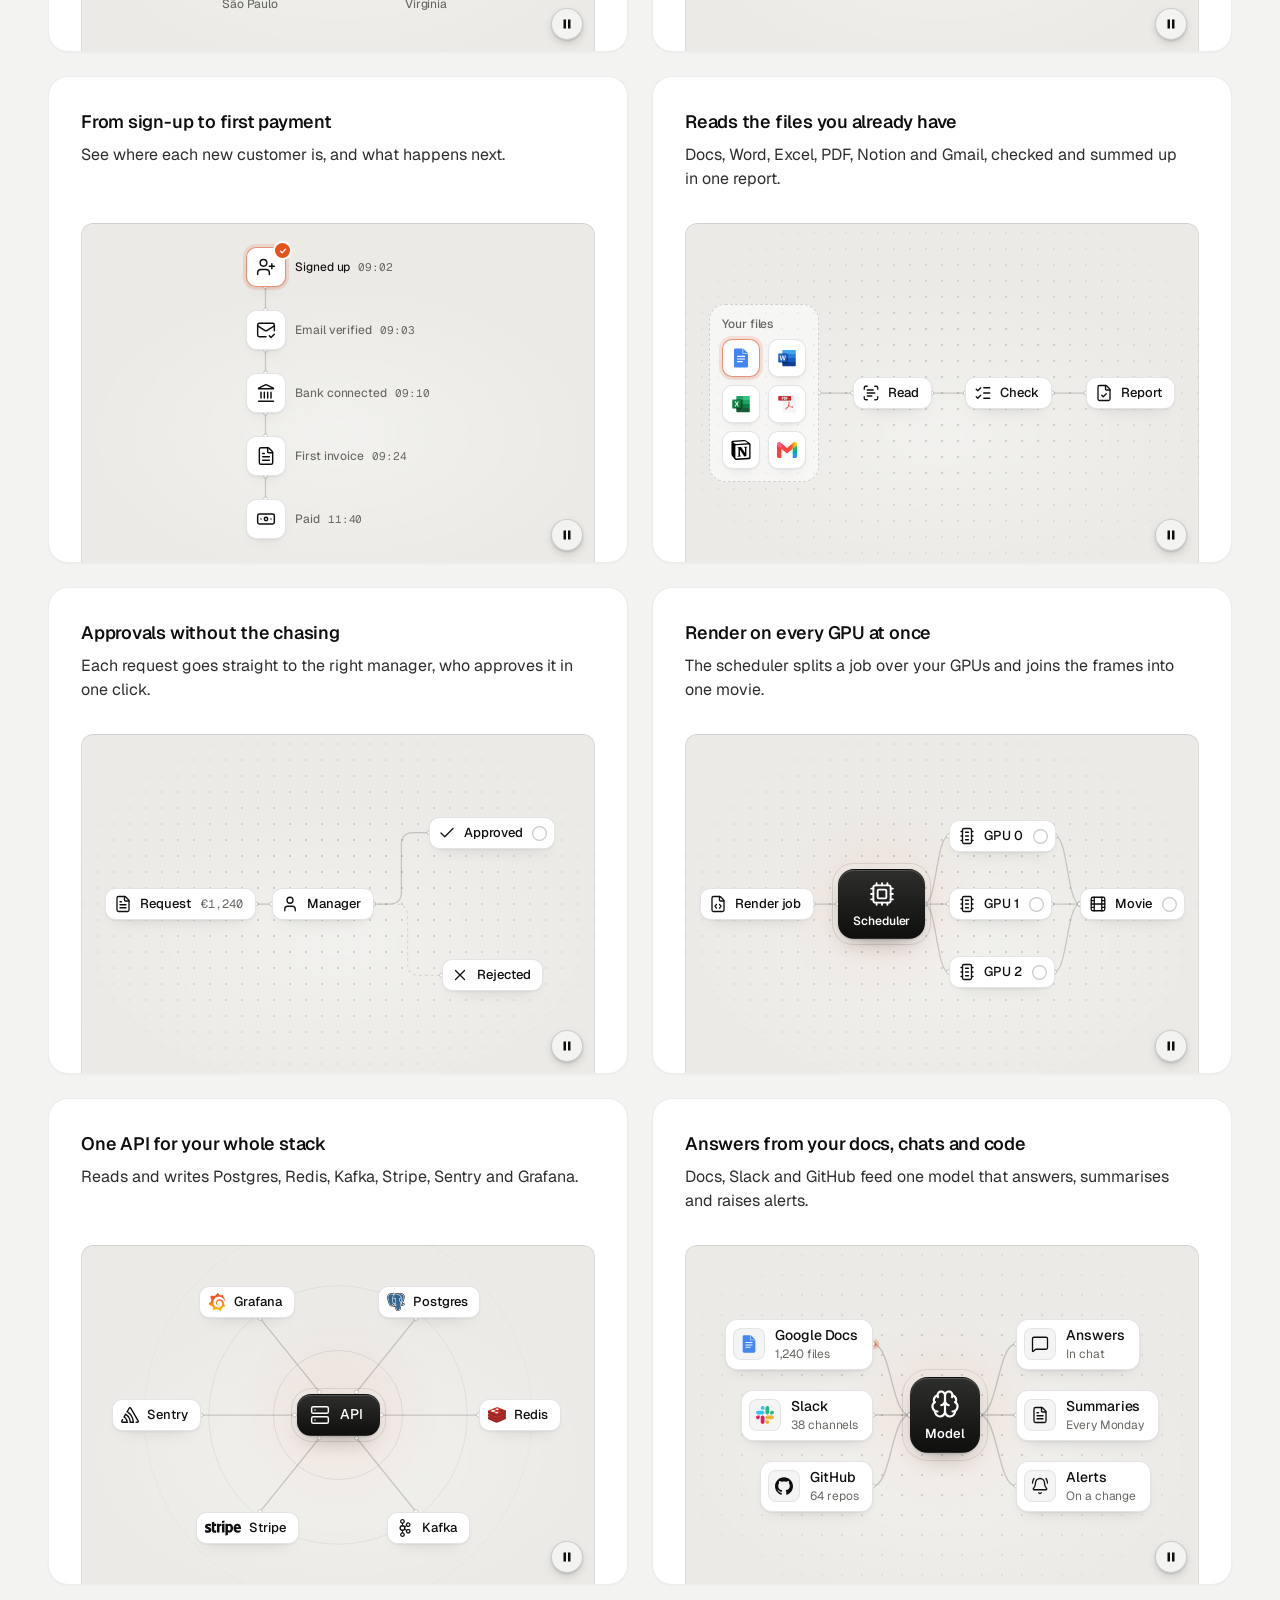
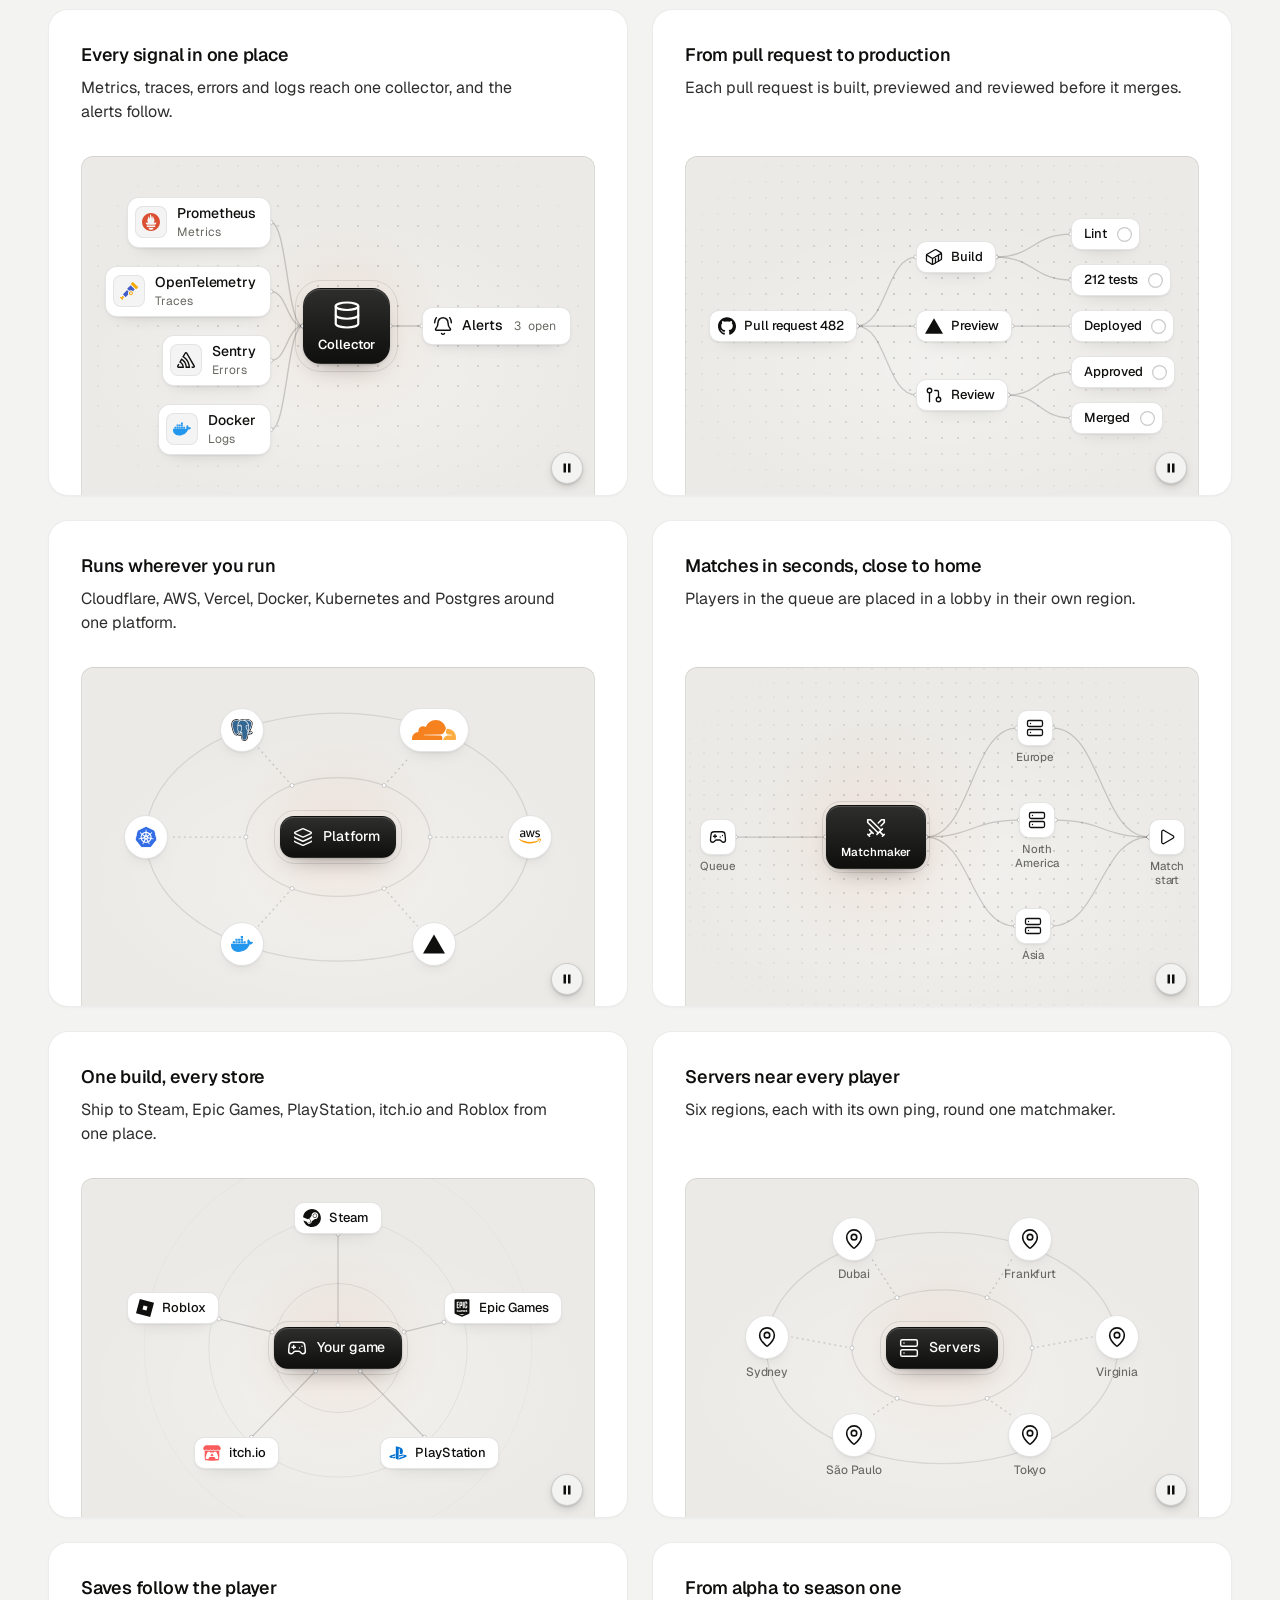
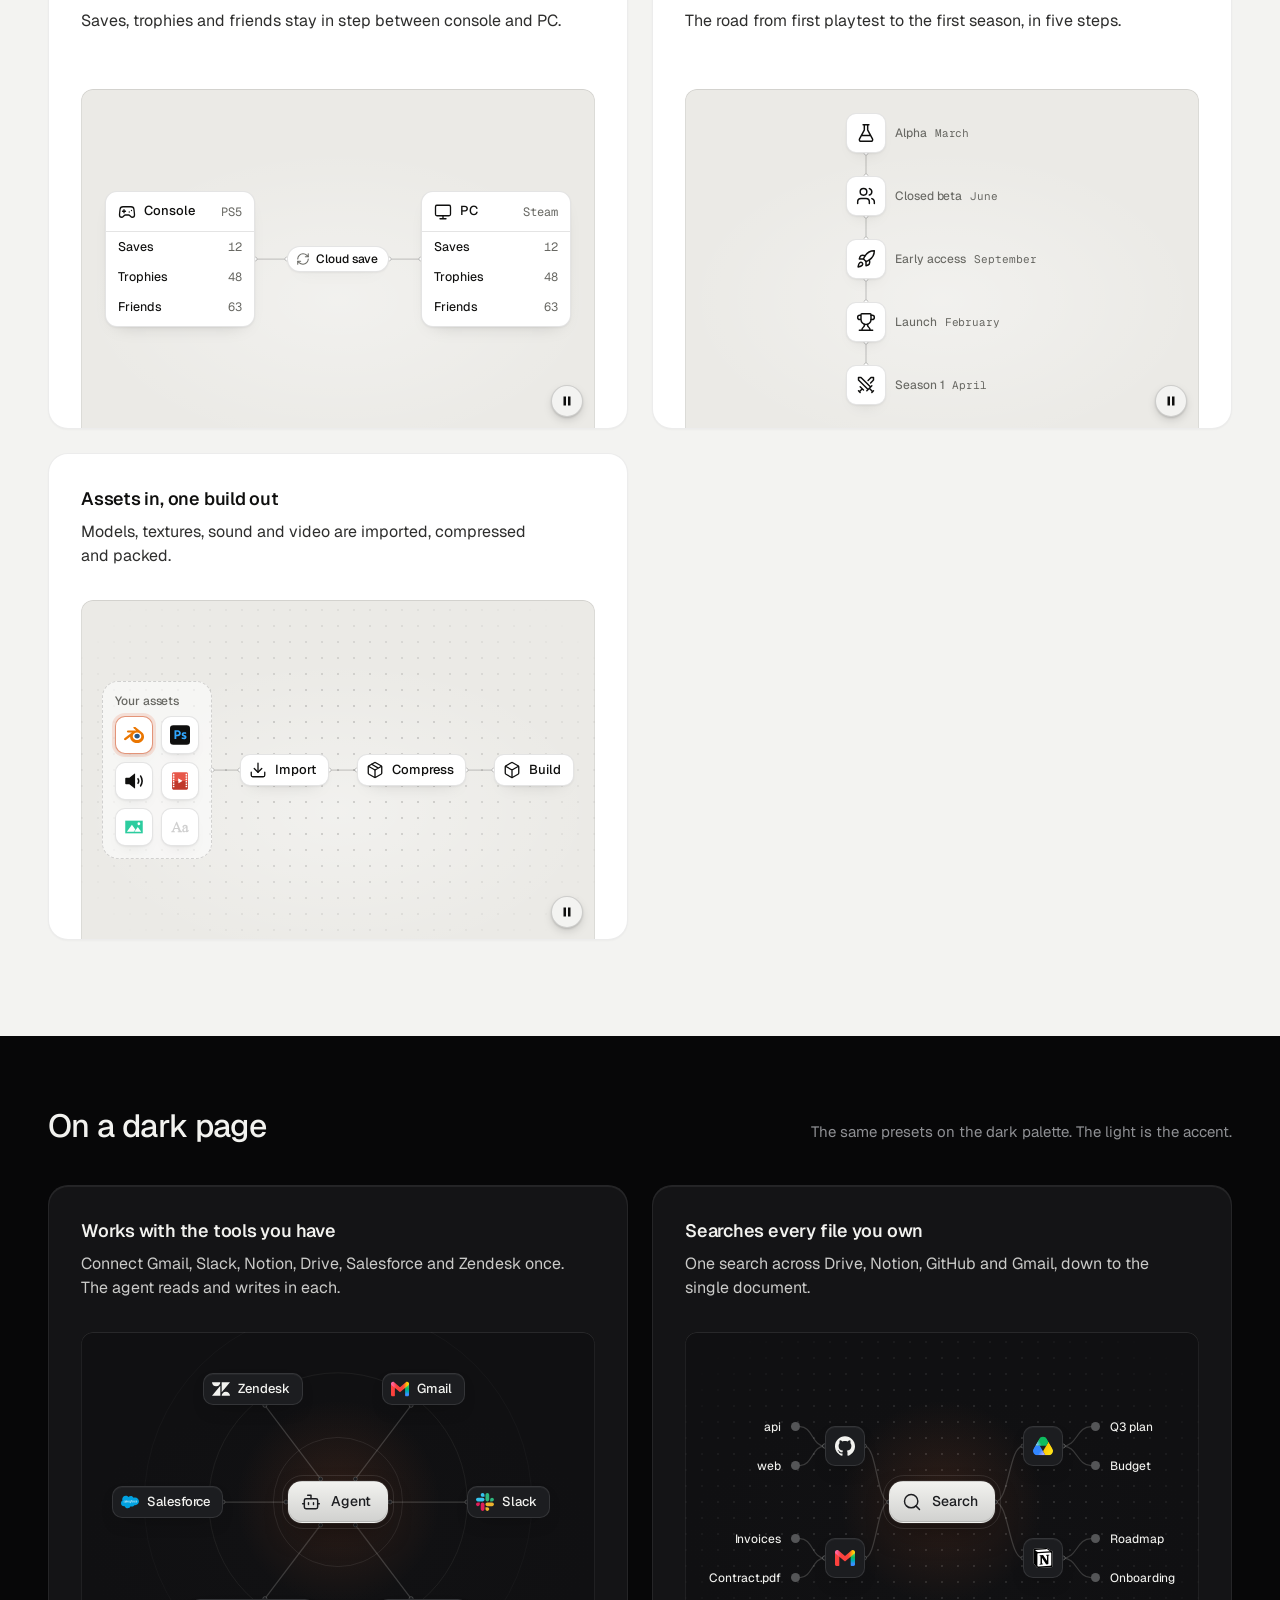
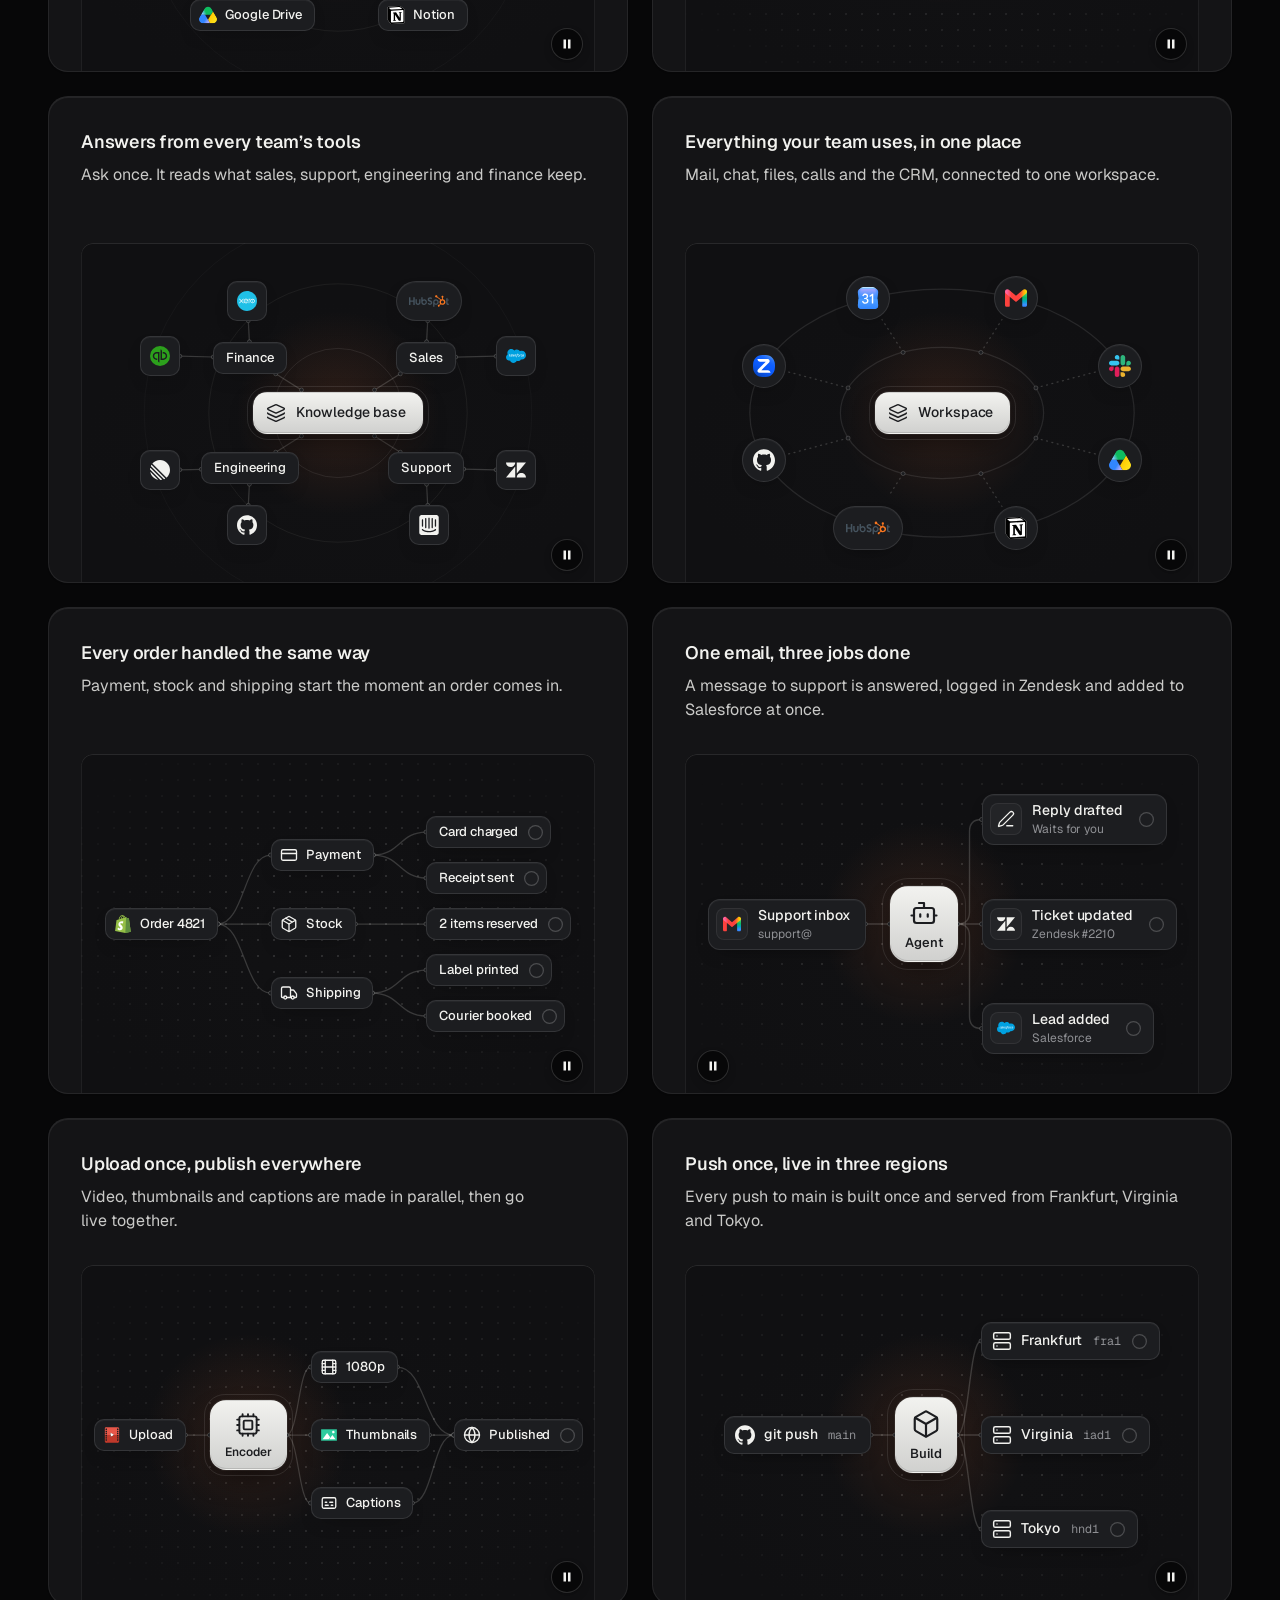
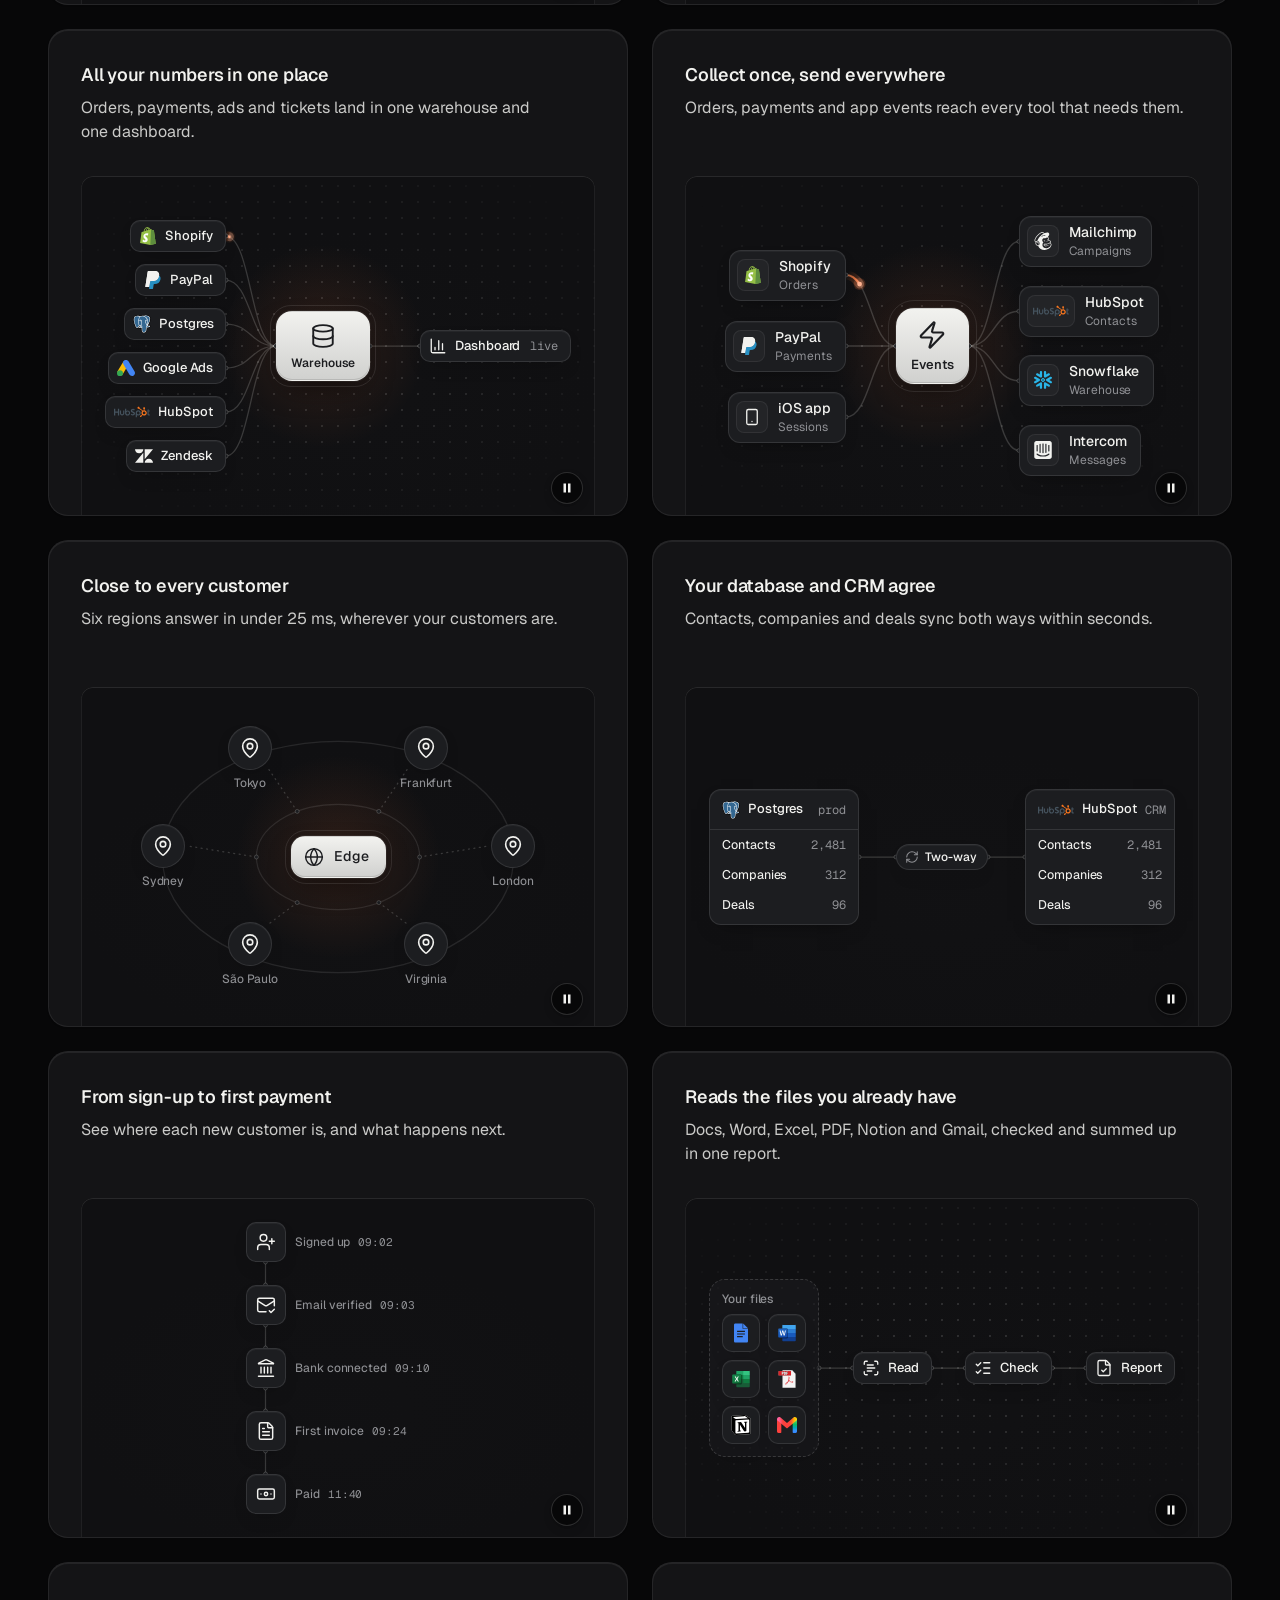
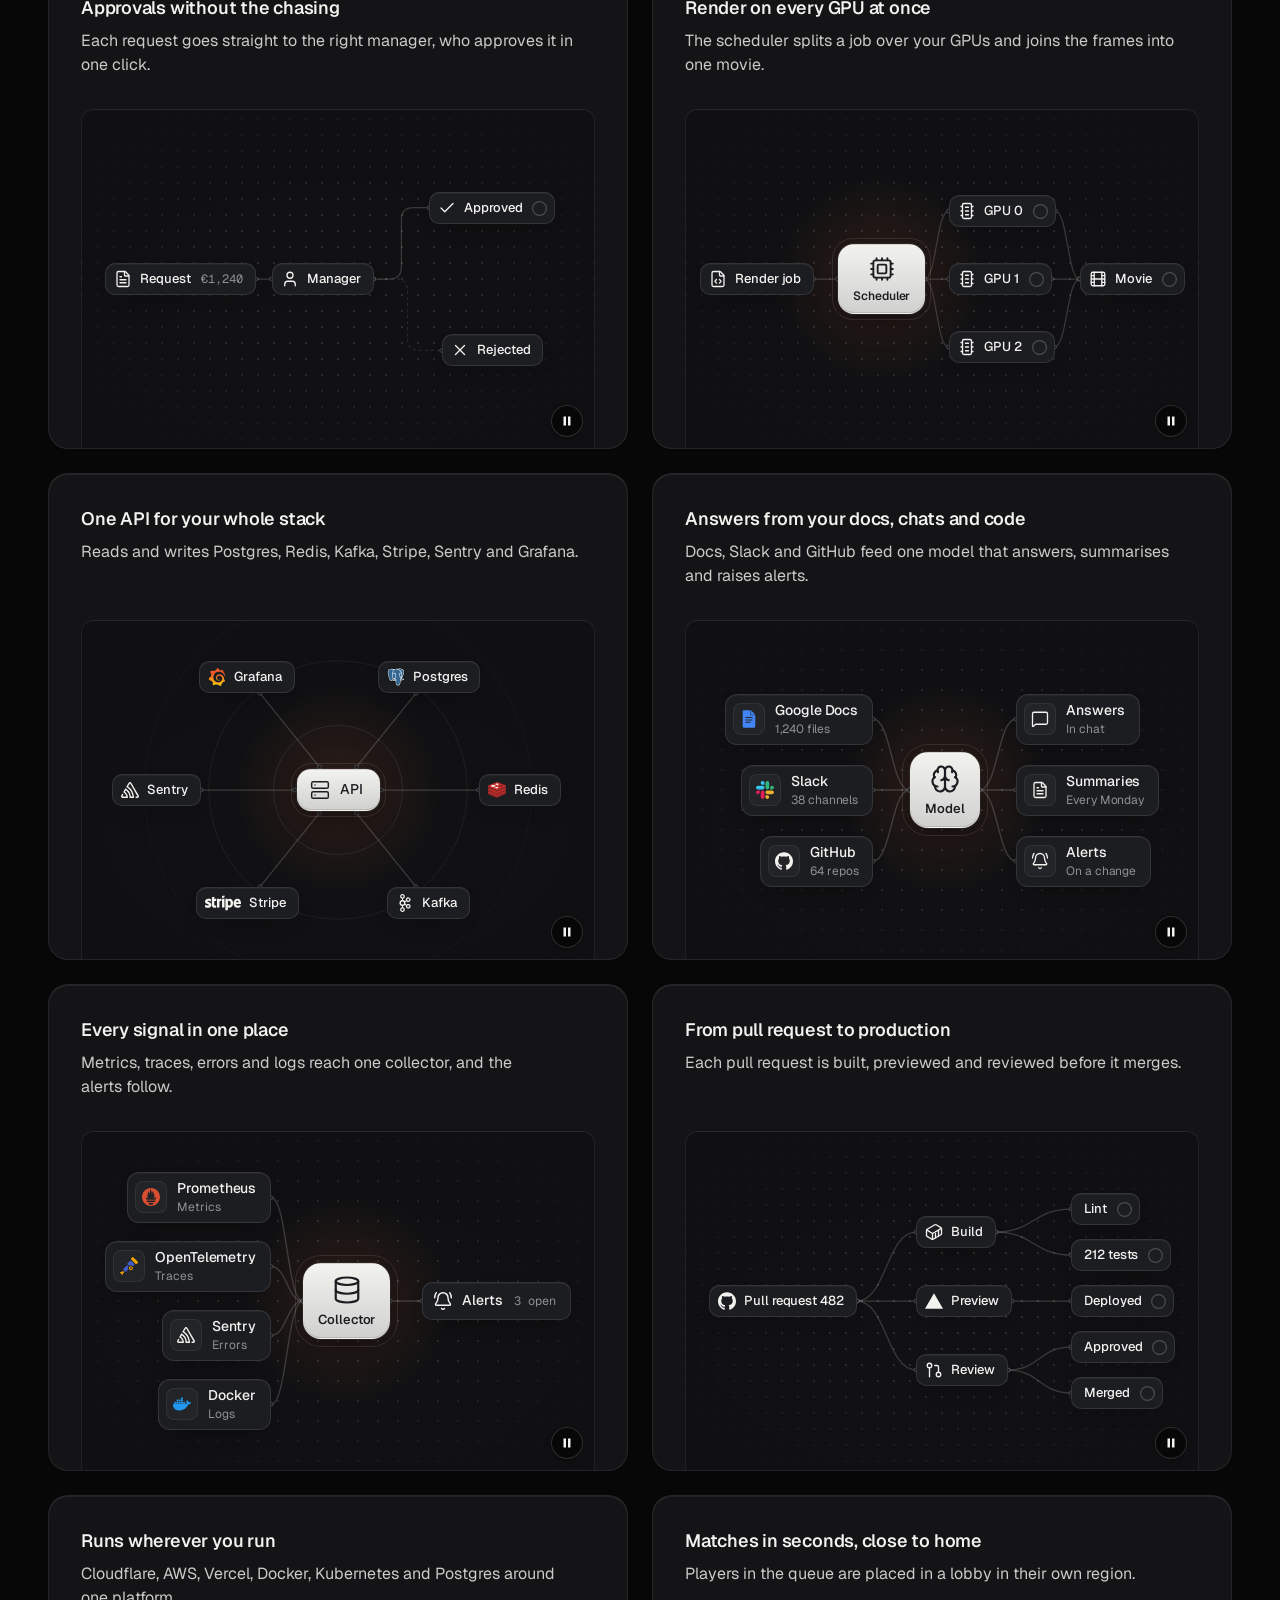
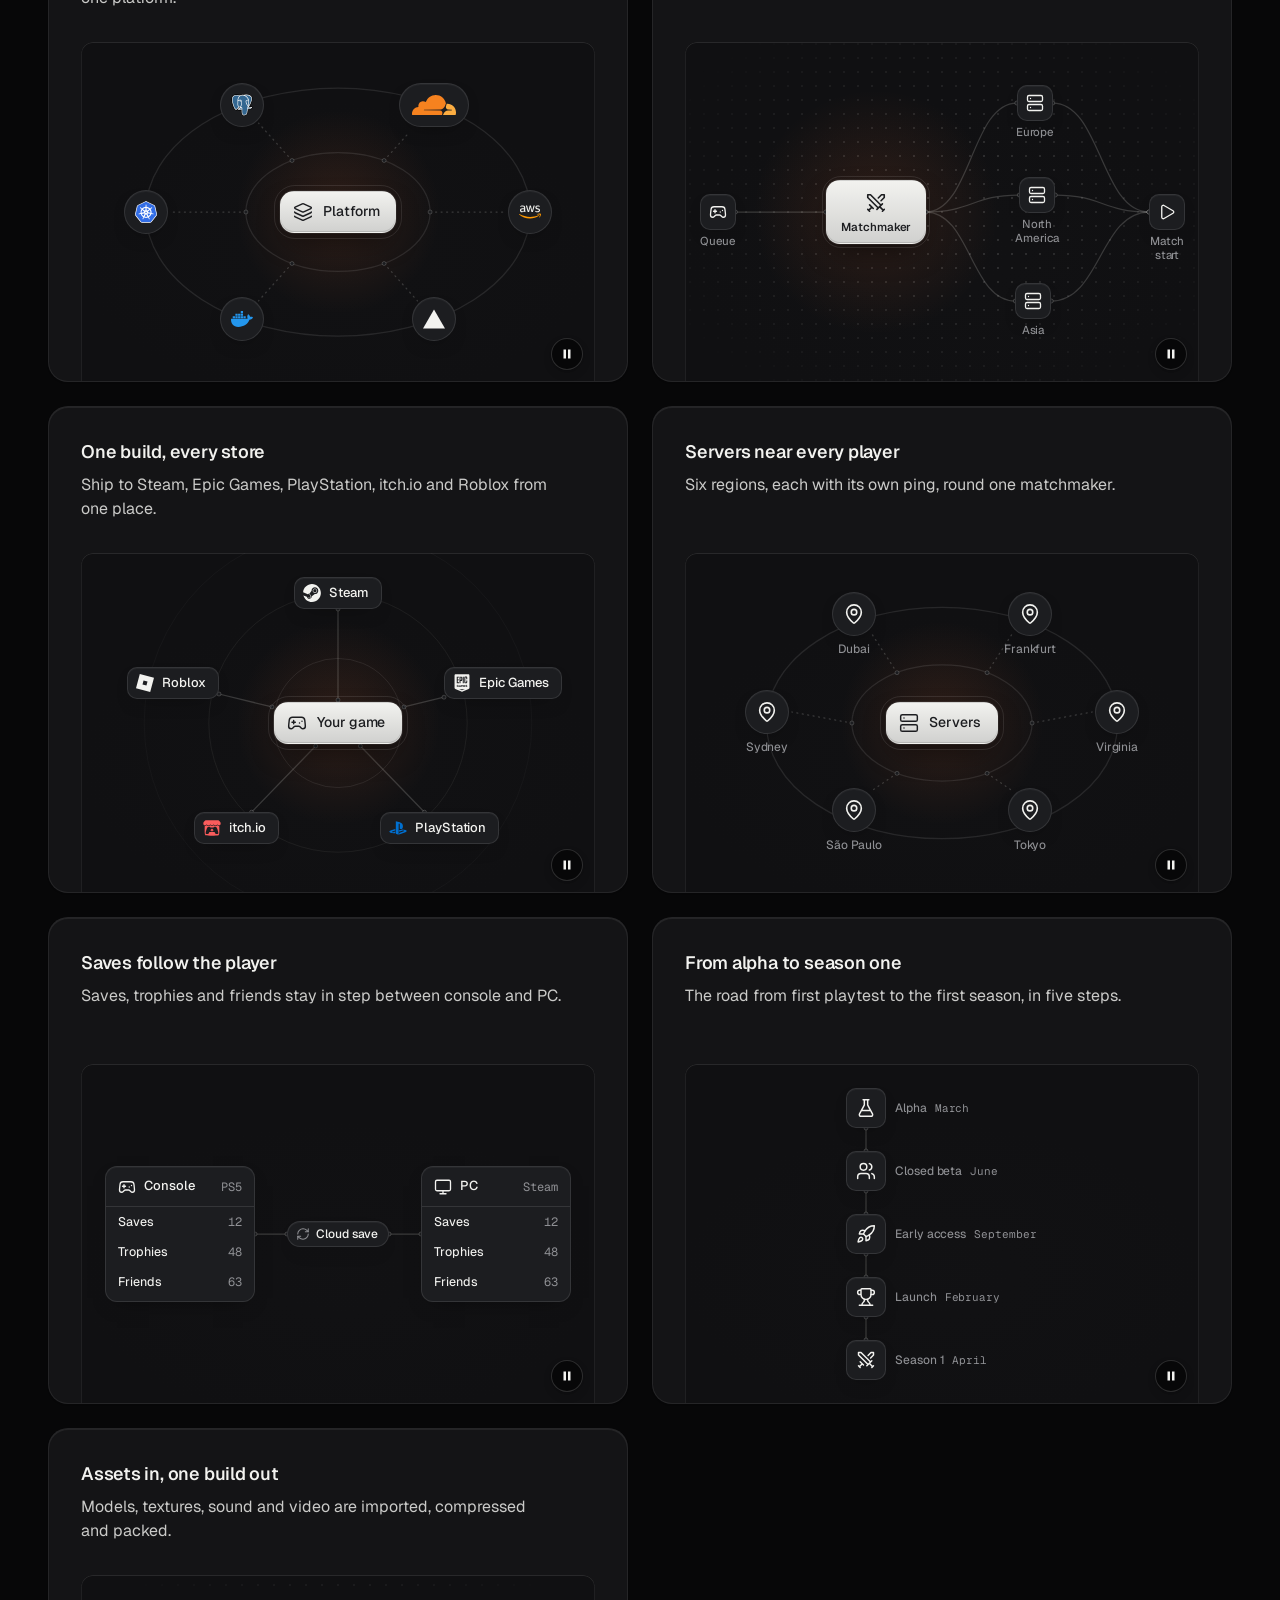
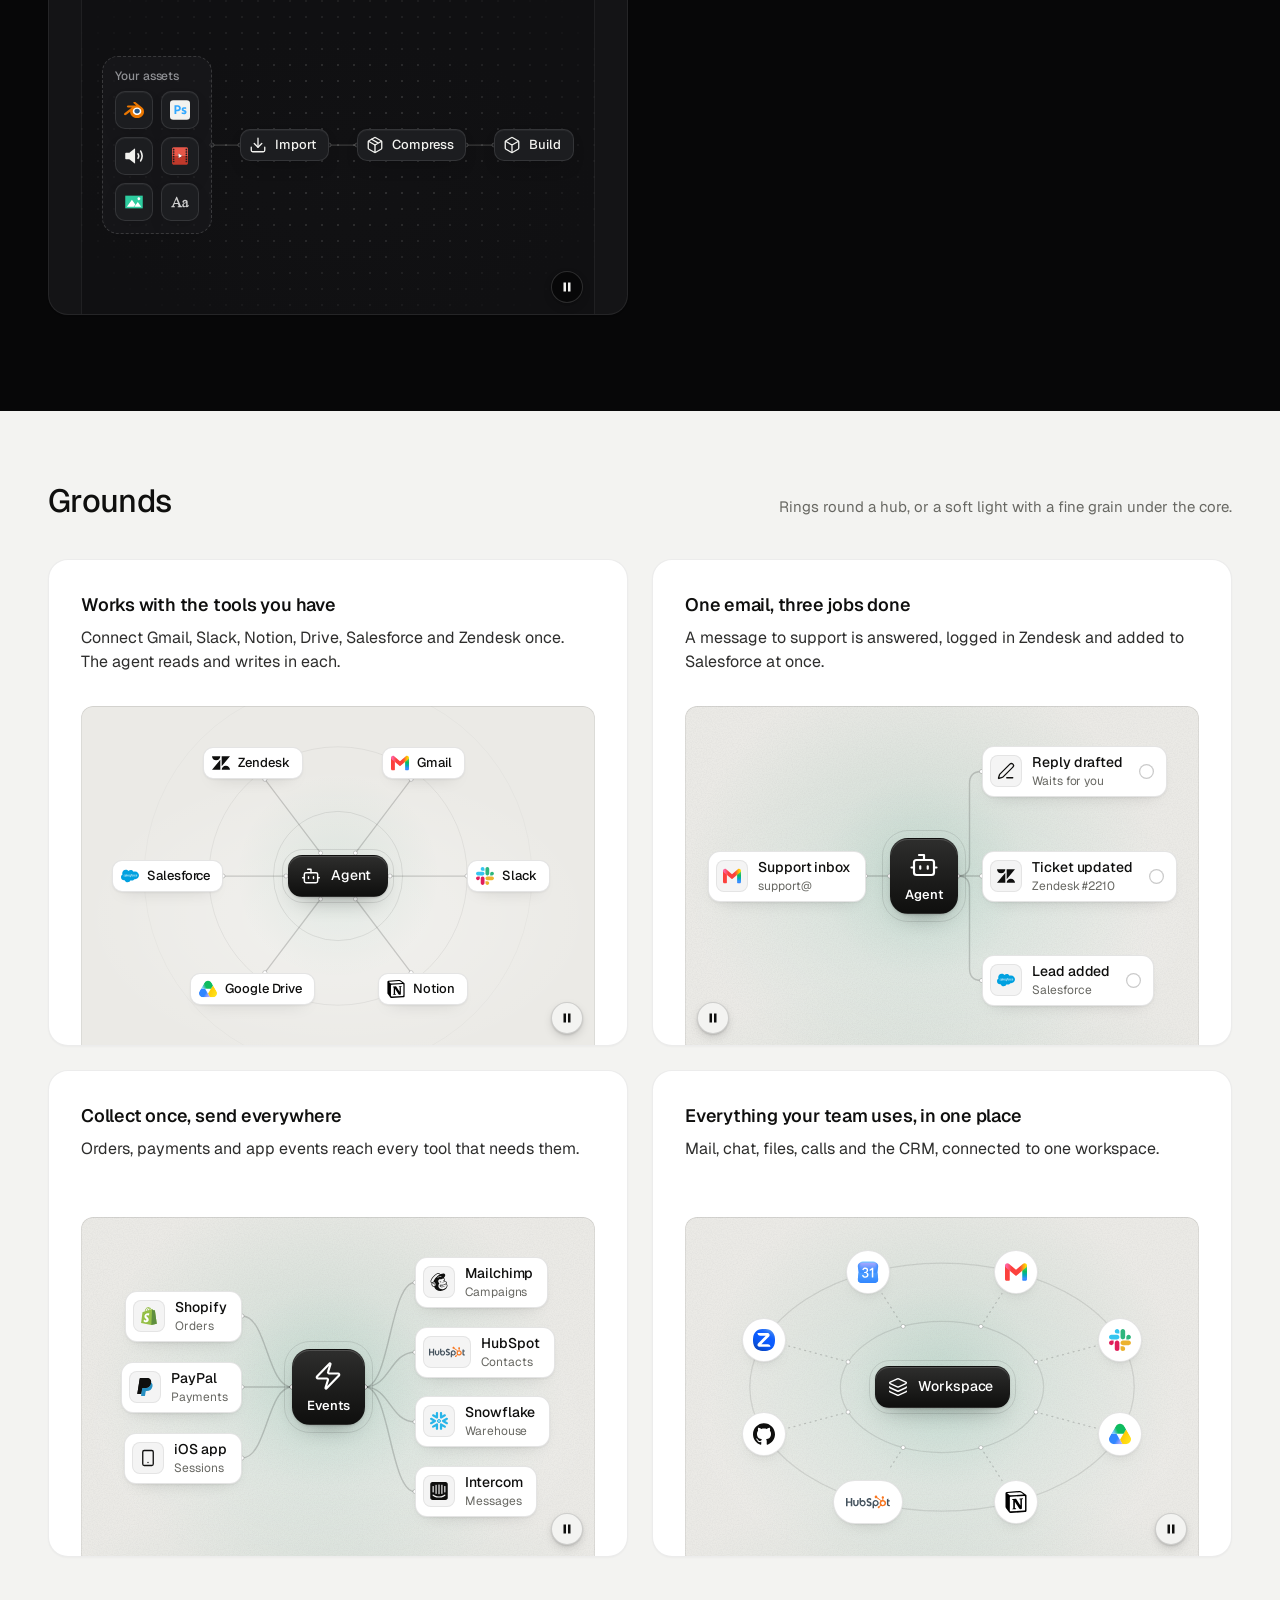
<file: website/assets/diagrams/demo.html>
<!doctype html>
<html lang="en">
<head>
<meta charset="utf-8">
<meta name="viewport" content="width=device-width, initial-scale=1">
<title>Diagrams</title>
<link rel="preconnect" href="https://fonts.googleapis.com">
<link rel="preconnect" href="https://fonts.gstatic.com" crossorigin>
<link href="https://fonts.googleapis.com/css2?family=Geist:wght@300..700&family=Geist+Mono:wght@400;500&display=swap" rel="stylesheet">
<link rel="stylesheet" href="../ui/cards.css">
<link rel="stylesheet" href="diagram.css">
<style>
  /* two page palettes (the same as assets/ui/cards.html); every colour of the cards and the diagrams
     comes from these */
  :root {
    --font-text: "Geist", system-ui, sans-serif;
    --font-display: "Geist", system-ui, sans-serif;
    --font-mono: "Geist Mono", ui-monospace, monospace;
  }
  [data-theme="light"] {
    --bg: #f3f3f1; --card: #ffffff; --ink: #0f0f0e; --muted: #686863; --accent: #e5531c; --accent-ink: #ffffff; --frag: #ffffff; --ground-bg: #ebeae6; --ground-accent: #dcd9d0;
  }
  [data-theme="light"][data-accent="blue"] { --accent: #2456e8; }
  [data-theme="light"][data-accent="green"] { --accent: #16825d; }
  [data-theme="dark"] {
    --bg: #070708; --card: #141416; --ink: #f2f2ef; --muted: #8f9094; --accent: #ff7a3c; --accent-ink: #120c08; --frag: #1c1d20; --ground-bg: #101012; --ground-accent: #232326;
  }
  [data-theme="dark"][data-accent="white"] { --accent: #f2f2ef; --accent-ink: #0b0b0c; }
  [data-theme="dark"][data-accent="green"] { --accent: #3ccf8e; --accent-ink: #06130d; }
  * { box-sizing: border-box; }
  html, body { margin: 0; }
  body { font-family: var(--font-text); background: #f3f3f1; color: #0f0f0e; -webkit-font-smoothing: antialiased; }
  .set { background: var(--bg); color: var(--ink); padding: 72px 0 96px; }
  .wrap { max-width: 1232px; margin: 0 auto; padding: 0 24px; }
  .head { display: flex; align-items: baseline; justify-content: space-between; gap: 24px; margin-bottom: 40px; }
  .head h2 { margin: 0; font: 500 32px/1.15 var(--font-display); letter-spacing: -0.02em; }
  .head p { margin: 0; color: var(--muted); font-size: 15px; max-width: 46ch; }
  .grid { display: grid; grid-template-columns: repeat(2, minmax(0, 1fr)); gap: 24px; }
  .grid--one { grid-template-columns: minmax(0, 1fr); }
  /* the panel heights of the brief: a card panel about 340 high, a section panel 560 */
  .card > .panel { --p-h: 340px; }
  .card--wide > .panel { --p-h: 560px; }
  .item { display: flex; flex-direction: column; gap: 10px; min-width: 0; }
  .item > .card { flex: 1; }
  .item > code { font: 400 12px/1 var(--font-mono); color: var(--muted); padding-left: 4px; }
  .top { background: #f3f3f1; border-bottom: 1px solid rgb(0 0 0 / .07); }
  .top .wrap { display: flex; align-items: center; gap: 16px; height: 60px; font-size: 14px; }
  .top b { font-weight: 560; }
  .top span { color: #686863; }
  /* a held moment (?dg=rest or mid) shows its end state at once, for screenshots */
  .dg-hold .dg *, .dg-hold .dg *::before, .dg-hold .dg *::after { transition: none !important; animation: none !important; }
  @media (max-width: 1023px) { .grid { grid-template-columns: minmax(0, 1fr); } }
  @media (max-width: 639px) {
    .set { padding: 48px 0 64px; }
    .wrap { padding: 0 16px; }
    .head { flex-direction: column; gap: 8px; margin-bottom: 28px; }
    .head h2 { font-size: 26px; }
    .card > .panel { --p-h: 300px; }
    .card--wide > .panel { --p-h: 420px; }
  }
</style>
</head>
<body data-icon-base="../icons/demo/">
<!-- icons load from ../icons/demo/ (every curated icon, written by scripts/icons.mjs fetch --all). A real page loads them from assets/icons/, filled once with:
     node scripts/icons.mjs scan index.html --out assets/icons -->
<header class="top"><div class="wrap"><b>Diagrams</b><span>diagram.js with presets.json: node-and-line visuals for a card or a section. <a href="lab.html">Open the builder</a></span></div></header>
<main id="sets"></main>

<script type="module">
  import dg from './diagram.js';

  // plain card copy for the demo only (a page writes its own)
  const COPY = {
    'hub-tools': ['Works with the tools you have', 'Connect Gmail, Slack, Notion, Drive, Salesforce and Zendesk once. The agent reads and writes in each.'],
    'hub-branches': ['Searches every file you own', 'One search across Drive, Notion, GitHub and Gmail, down to the single document.'],
    'hub-web': ['Answers from every team’s tools', 'Ask once. It reads what sales, support, engineering and finance keep.'],
    'ring-apps': ['Everything your team uses, in one place', 'Mail, chat, files, calls and the CRM, connected to one workspace.'],
    'tree-orders': ['Every order handled the same way', 'Payment, stock and shipping start the moment an order comes in.'],
    'lanes-agent': ['One email, three jobs done', 'A message to support is answered, logged in Zendesk and added to Salesforce at once.'],
    'lanes-media': ['Upload once, publish everywhere', 'Video, thumbnails and captions are made in parallel, then go live together.'],
    'lanes-deploy': ['Push once, live in three regions', 'Every push to main is built once and served from Frankfurt, Virginia and Tokyo.'],
    'fanin-warehouse': ['All your numbers in one place', 'Orders, payments, ads and tickets land in one warehouse and one dashboard.'],
    'bowtie-events': ['Collect once, send everywhere', 'Orders, payments and app events reach every tool that needs them.'],
    'ring-regions': ['Close to every customer', 'Six regions answer in under 25 ms, wherever your customers are.'],
    'sync-crm': ['Your database and CRM agree', 'Contacts, companies and deals sync both ways within seconds.'],
    'timeline-onboarding': ['From sign-up to first payment', 'See where each new customer is, and what happens next.'],
    'grid-documents': ['Reads the files you already have', 'Docs, Word, Excel, PDF, Notion and Gmail, checked and summed up in one report.'],
    'free-approval': ['Approvals without the chasing', 'Each request goes straight to the right manager, who approves it in one click.'],
    'lanes-render': ['Render on every GPU at once', 'The scheduler splits a job over your GPUs and joins the frames into one movie.'],
    'hub-stack': ['One API for your whole stack', 'Reads and writes Postgres, Redis, Kafka, Stripe, Sentry and Grafana.'],
    'bowtie-model': ['Answers from your docs, chats and code', 'Docs, Slack and GitHub feed one model that answers, summarises and raises alerts.'],
    'fanin-telemetry': ['Every signal in one place', 'Metrics, traces, errors and logs reach one collector, and the alerts follow.'],
    'tree-release': ['From pull request to production', 'Each pull request is built, previewed and reviewed before it merges.'],
    'ring-edge': ['Runs wherever you run', 'Cloudflare, AWS, Vercel, Docker, Kubernetes and Postgres around one platform.'],
    'lanes-matchmaking': ['Matches in seconds, close to home', 'Players in the queue are placed in a lobby in their own region.'],
    'hub-stores': ['One build, every store', 'Ship to Steam, Epic Games, PlayStation, itch.io and Roblox from one place.'],
    'ring-servers': ['Servers near every player', 'Six regions, each with its own ping, round one matchmaker.'],
    'sync-saves': ['Saves follow the player', 'Saves, trophies and friends stay in step between console and PC.'],
    'timeline-season': ['From alpha to season one', 'The road from first playtest to the first season, in five steps.'],
    'grid-assets': ['Assets in, one build out', 'Models, textures, sound and video are imported, compressed and packed.'],
  };
  const q = new URLSearchParams(location.search);
  const only = q.get('ids') ? q.get('ids').split(',') : null;
  const themes = q.get('theme') ? q.get('theme').split(',') : ['light', 'dark'];
  const type = q.get('type');                // software | tech | gaming | product | service
  const show = q.get('show') || 'all';      // all | cards | grounds | sections
  const groundAll = q.get('ground');         // ?ground=glow tries one ground on every card

  const presets = await dg.presets();
  const ids = Object.keys(presets).filter(id => (!only || only.includes(id)) && (!type || (presets[id].types || []).includes(type)));
  const root = document.getElementById('sets');

  const card = (id, cls = '', opts = null) => {
    const [t, p] = COPY[id] || [id, ''];
    const wrap = document.createElement('div');
    wrap.className = 'item';
    const a = document.createElement('article');
    a.className = 'card card--row ' + cls;
    a.innerHTML = `<h3></h3><p></p><div class="panel"><div class="dg" data-diagram="${id}"></div></div>`;
    a.querySelector('h3').textContent = t;
    a.querySelector('p').textContent = p;
    const o = { ...(opts || {}), ...(groundAll ? { ground: groundAll } : {}) };
    if (Object.keys(o).length) a.querySelector('.dg').dataset.diagramOpts = JSON.stringify(o);
    a.dataset.preset = id;
    wrap.append(a);
    if (q.get('labels')) { const code = document.createElement('code'); code.textContent = id + (o.ground ? ` · ground ${o.ground}` : ''); wrap.append(code); }
    return wrap;
  };
  const set = (theme, title, text, list, wideCards, accent) => {
    const sec = document.createElement('section');
    sec.className = 'set';
    sec.dataset.theme = theme;
    if (accent) sec.dataset.accent = accent;
    sec.innerHTML = `<div class="wrap"><div class="head"><h2></h2><p></p></div><div class="grid${wideCards ? ' grid--one' : ''}"></div></div>`;
    sec.querySelector('h2').textContent = title;
    sec.querySelector('.head p').textContent = text;
    const grid = sec.querySelector('.grid');
    list.forEach(x => { const [id, o] = Array.isArray(x) ? x : [x, null]; if (presets[id]) grid.appendChild(card(id, wideCards ? 'card--wide' : '', o)); });
    root.appendChild(sec);
  };
  if (show === 'all' || show === 'cards') {
    if (themes.includes('light')) set('light', 'In a card', 'Every preset in a feature card, its panel about 540 by 340.', ids);
    if (themes.includes('dark')) set('dark', 'On a dark page', 'The same presets on the dark palette. The light is the accent.', ids);
  }
  if (show === 'all' || show === 'grounds') {
    const g = [['hub-tools', { ground: 'rings' }], ['lanes-agent', { ground: 'glow' }], ['bowtie-events', { ground: 'glow dots' }], ['ring-apps', { ground: 'glow' }]]
      .filter(([id]) => !only || only.includes(id));
    if (themes.includes('light')) set('light', 'Grounds', 'Rings round a hub, or a soft light with a fine grain under the core.', g, false, 'green');
    if (themes.includes('dark')) set('dark', 'Grounds, dark', 'The same grounds on the dark palette.', g, false, 'green');
  }
  if (show === 'all' || show === 'sections') {
    const wl = ['lanes-agent', 'bowtie-events'].filter(id => !only || only.includes(id));
    const wd = ['hub-branches', 'sync-crm'].filter(id => !only || only.includes(id));
    if (themes.includes('light')) set('light', 'In a section', 'The same specs at section size, about 1170 by 560. Nodes with a line become cards.', wl, true, 'blue');
    if (themes.includes('dark')) set('dark', 'Section, dark', 'A white light on the dark palette.', wd, true, 'white');
  }

  const all = await dg.auto(document);
  window.__dg = all;
  await document.fonts.ready;
  await dg.ready();
  // ?dg=rest holds every diagram at rest, ?dg=mid at its busiest moment (screenshots)
  const hold = q.get('dg');
  if (hold) { document.documentElement.classList.add('dg-hold'); all.forEach(d => d.seek(hold === 'rest' ? d.T - 0.05 : d.stillT)); }
  requestAnimationFrame(() => { document.documentElement.dataset.ready = '1'; });
</script>
</body>
</html>
</file>
<file: website/assets/system.css>
/*
  taste-skill system.css - the one system for the page. Link it first, then assets/ui/cards.css (the
  feature card, its panel and the fragment placements), then set the palette (--p-*), the fonts and
  the radius set on :root in the page (node scripts/start.mjs prints that block).
  Do not add a second grid, spacing scale, type scale, radius scale, button or card style.
*/

/* ---------------------------------------------------------------- tokens */
:root {
  /* palette (hex only; fx.js reads --bg --surface --ink --muted --accent --accent-ink) */
  --p-bg: #ffffff;
  --p-surface: #f4f4f4;
  --p-ink: #111111;
  --p-muted: #6b6b6b;
  --p-accent: #1a4be0;
  --p-accent-ink: #ffffff;
  --p-action: #1a4be0;      /* buttons, links, focus: the accent, or the ink when the accent is too pale */
  --p-action-ink: #ffffff;
  --p-inv-bg: #111111;
  --p-inv-surface: #1c1c1c;
  --p-inv-ink: #f4f4f4;
  --p-inv-muted: #a3a3a3;
  --p-inv-accent: #ffffff;
  --p-inv-accent-ink: #111111;
  --p-inv-action: #ffffff;
  --p-inv-action-ink: #111111;
  /* the lit ground behind UI and in the closing band (references/cards.md), one per page, tech pages only
     (none on kind other, which is flat): <html data-ground="sand|sky|sage|painting">. system.js gives it to every ground
     that holds UI, on light and dark pages alike; --hue on one panel changes only its accent */
  --ground-bg: #d9ccb7; --ground-surface: #e9e0d2; --ground-ink: #2a2622; --ground-muted: #5a534a; --ground-accent: #a8794a;

  /* fonts */
  --font-display: system-ui, -apple-system, "Segoe UI", sans-serif;
  --font-text: system-ui, -apple-system, "Segoe UI", sans-serif;
  --font-mono: ui-monospace, "SFMono-Regular", Menlo, Consolas, monospace;
  --display-weight: 400;    /* headlines 400; 500 on a tech page (software, gaming, hardware) */
  --display-tracking: -0.025em;

  /* the page rhythm (references/layout-v4.md): one section per screen. The header is fixed and
     --nav tall; every section is padded --padt above and --padb (plus the phone action bar, --bar)
     below, and is exactly one or two screens tall (--h: 1 or 2; --hm on a phone). The hero's words
     start --hgap under the header and its content ends --hpadb above the fold. */
  --nav: 72px;
  --padt: 120px;
  --padb: 72px;
  --hgap: 48px;
  --hpadb: 64px;
  --bar: 0px;
  /* grid: one .wrap (alias .container) for the header, every section and the footer, the same
     --gut on both sides: 1280 wide at x 80-1360 at 1440, 342 at x 24-366 at 390 */
  --container: 1280px;
  --gut: 80px;
  --pad: var(--gut);
  --gutter: 24px;

  /* spacing: 4/8 scale */
  --s-1: 4px;  --s-2: 8px;  --s-3: 12px; --s-4: 16px; --s-5: 24px;
  --s-6: 32px; --s-7: 48px; --s-8: 64px; --s-9: 96px; --s-10: 128px;
  --section: 40px;      /* only a .section outside main (the kit's demo pages); every main > section and
                           footer.closing take --padt and --padb */
  --section-band: 56px; /* the same for an older footer outside footer.closing */
  --head-gap: 48px;     /* the one heading-to-content gap, 32 on a phone (layout.css reads it as --ly-head-gap) */
  --card-pad: 16px;     /* card padding (cards.css sets its own for cards with a panel) */
  --card-gap: 16px;     /* gap between cards */

  /* type scale (the only sizes on the page) */
  --t-label: 13px;
  --t-small: 14px;
  --t-body: 16px;
  --t-lead: 18px;
  --t-card: 18px;
  --t-h3: 24px;
  /* straight lines from the phone size at 390 to the desktop size at 1440 (system.md's table) */
  --t-h2: clamp(30px, 1.72vw + 23.3px, 48px);
  --t-h1: clamp(38px, 3.24vw + 25.4px, 72px);
  /* a big number stays a step under the h2 (VI-11): 38 at 1440, 28 at 390, so it never reads as a
     section heading; a stats row and a price set their own, smaller still */
  --t-stat: clamp(28px, .952vw + 24.29px, 38px);

  /* radius: one scale (soft by default; data-radius on <html> switches it) */
  --r-sm: 8px;  --r-md: 12px; --r-lg: 20px; --r-btn: 8px;

  /* controls (fixed here; a page never adds its own) */
  --btn-h: 44px;
  --btn-h-sm: 36px;
  --nav-h: var(--nav);  /* the older name, kept for the kit's files */
  --icon: 16px;         /* small icons: socials, menu chevrons, mono brand marks */

  /* motion: the one UI ease-out (motion.css --m-ease and ui/base.css --u-ease read it; references/motion.md) */
  --ease: cubic-bezier(.2, .8, .2, 1);
  --dur: 180ms;
}
html[data-radius="sharp"] { --r-sm: 4px; --r-md: 6px;  --r-lg: 8px;  --r-btn: 4px; }
html[data-radius="soft"]  { --r-sm: 8px; --r-md: 12px; --r-lg: 20px; --r-btn: 8px; }
html[data-radius="round"] { --r-sm: 10px; --r-md: 16px; --r-lg: 24px; --r-btn: 999px; }
/* the four lit grounds (references/cards.md); sand is the default above. painting goes with
   painterly-landscape (x.ai's daylight sky over olive hills) */
html[data-ground="sky"]      { --ground-bg: #c6d3df; --ground-surface: #d6e0e9; --ground-ink: #25303a; --ground-muted: #4d5964; --ground-accent: #3f6a92; }
html[data-ground="sage"]     { --ground-bg: #cdd6c6; --ground-surface: #dce3d6; --ground-ink: #262d24; --ground-muted: #535b51; --ground-accent: #6c8e63; }
html[data-ground="painting"] { --ground-bg: #79a8d6; --ground-surface: #a6c4e2; --ground-ink: #16212c; --ground-muted: #273949; --ground-accent: #9c9b3c; }
/* cards.css takes its card and panel radii from this scale */
html[data-radius] .card { --c-r: var(--r-lg); }
html[data-radius] .panel { --p-r: var(--r-md); }

/* a phone: the header 56, the sections padded 96 / 48, the hero's words 40 under the header and its
   content ending 24 above the fold, 24 at both sides, 12 between columns */
@media (max-width: 639px) {
  :root { --nav: 56px; --padt: 96px; --padb: 48px; --hgap: 40px; --hpadb: 24px; --gut: 24px; --gutter: 12px; --card-gap: 12px; --head-gap: 32px; }
}
@media (min-width: 640px) {
  :root { --gut: 48px; --section: 48px; --section-band: 72px; --card-pad: 24px; }
}
@media (min-width: 1024px) {
  :root { --gut: 80px; --section: 56px; --section-band: 96px; --card-gap: 24px;
          --t-lead: 20px; --t-card: 20px; --t-h3: 28px; }
  /* a place (and a local service): the 1200 column at x 120-1320 */
  html[data-type="place"] { --gut: 120px; --container: 1200px; }
}
/* a place (VI-06, ST-96, PH-23): its own smaller type (h1 48/53 and 32/37, h2 32/40 and 24/30, titles
   and the sub-line 20 and 18), the Recipe 3 hero's gap under its photograph (40, 24 on a phone),
   square photographs and cards and 2px buttons, whatever data-radius and data-buttons say */
:root[data-type="place"] {
  --hgap: 40px;
  --t-h1: clamp(32px, 1.524vw + 26.06px, 48px);
  --t-h2: clamp(24px, .762vw + 21px, 32px);
  --t-h3: clamp(20px, .381vw + 18.51px, 24px);
  --r-sm: 2px; --r-md: 0px; --r-lg: 0px; --r-btn: 2px;
}
:root[data-type="place"] :is(h1, .t-h1) { line-height: 1.104; }
:root[data-type="place"] :is(h2, .t-h2) { line-height: 1.25; }
@media (max-width: 639px) {
  :root[data-type="place"] { --hgap: 24px; }
  :root[data-type="place"] :is(h1, .t-h1) { line-height: 1.156; }
}

/* ---------------------------------------------------------------- grounds (at most three) */
:root, .ground-base {
  --bg: var(--p-bg); --surface: var(--p-surface); --ink: var(--p-ink); --muted: var(--p-muted);
  --accent: var(--p-accent); --accent-ink: var(--p-accent-ink); --card: var(--p-surface);
  --action: var(--p-action); --action-ink: var(--p-action-ink);
}
.ground-surface {
  --bg: var(--p-surface); --surface: var(--p-bg); --ink: var(--p-ink); --muted: var(--p-muted);
  --accent: var(--p-accent); --accent-ink: var(--p-accent-ink); --card: var(--p-bg);
  --action: var(--p-action); --action-ink: var(--p-action-ink);
}
.ground-inverse {
  --bg: var(--p-inv-bg); --surface: var(--p-inv-surface); --ink: var(--p-inv-ink); --muted: var(--p-inv-muted);
  --accent: var(--p-inv-accent); --accent-ink: var(--p-inv-accent-ink); --card: var(--p-inv-surface);
  --action: var(--p-inv-action); --action-ink: var(--p-inv-action-ink);
}
:root, .ground-base, .ground-surface, .ground-inverse {
  --line: color-mix(in oklab, var(--ink) 11%, transparent);
  --line-strong: color-mix(in oklab, var(--ink) 20%, transparent);
  /* effects (fx.js) and UI fragments (assets/ui) take the colours of the ground they sit on */
  --fx-bg: var(--bg); --fx-surface: var(--surface); --fx-ink: var(--ink); --fx-muted: var(--muted);
  --fx-accent: var(--accent); --fx-accent-ink: var(--accent-ink);
  --ui-font: var(--font-text); --ui-mono: var(--font-mono); --ui-radius: var(--r-md);
}
.ground-base, .ground-surface, .ground-inverse { background: var(--bg); color: var(--ink); }

/* ---------------------------------------------------------------- base */
*, *::before, *::after { box-sizing: border-box; }
/* an anchor lands on the section's top (the judge's frame): the fixed header covers --nav of its --padt */
html { -webkit-text-size-adjust: 100%; scroll-padding-top: 0; scroll-behavior: auto; margin: 0; }
body {
  margin: 0; background: var(--bg); color: var(--ink);
  font: 400 var(--t-body)/1.55 var(--font-text);
  -webkit-font-smoothing: antialiased; text-rendering: optimizeLegibility; overflow-x: clip;
}
img, svg, video, canvas { display: block; max-width: 100%; }
/* hidden means hidden, also on an img the line above makes a block (a menu tab's photograph, a peek photograph) */
[hidden] { display: none !important; }
img, video { height: auto; }
a { color: inherit; text-decoration: none; }
button { font: inherit; color: inherit; }
h1, h2, h3, h4, p, ul, ol, figure, blockquote { margin: 0; }
ul, ol { padding: 0; list-style: none; }
h1, h2, h3, h4 {
  font-family: var(--font-display); font-weight: var(--display-weight);
  letter-spacing: var(--display-tracking); text-wrap: balance; overflow-wrap: break-word;
  /* a long word (a German compound at 390) breaks at a syllable with a hyphen, in the language of <html lang>;
     only words of 10 letters or more, 4 at least on each side, so a short English heading never breaks */
  hyphens: auto; -webkit-hyphens: auto; hyphenate-limit-chars: 10 4 4;
}
h1, .t-h1 { font-size: var(--t-h1); line-height: 1.04; }
h2, .t-h2 { font-size: var(--t-h2); line-height: 1.1; }
h3, .t-h3 { font-size: var(--t-h3); line-height: 1.2; }
h4, .t-card { font-family: var(--font-text); font-weight: 500; font-size: var(--t-card); line-height: 1.3; letter-spacing: -0.01em; }
p { text-wrap: pretty; }
.t-lead  { font-size: var(--t-lead); line-height: 1.5; }
.t-body  { font-size: var(--t-body); line-height: 1.55; }
.t-small { font-size: var(--t-small); line-height: 1.5; }
.t-label { font-size: var(--t-label); font-weight: 500; line-height: 1.4; letter-spacing: 0.01em; }
.t-stat  { font-family: var(--font-display); font-weight: var(--display-weight); font-size: var(--t-stat);
           line-height: 1; letter-spacing: var(--display-tracking); font-variant-numeric: tabular-nums; }
.muted { color: var(--muted); }
.mono  { font-family: var(--font-mono); }
.measure { max-width: 62ch; }
:focus-visible { outline: 2px solid var(--action); outline-offset: 2px; border-radius: 2px; }
::selection { background: color-mix(in oklab, var(--accent) 30%, transparent); }

/* ---------------------------------------------------------------- grid */
.wrap, .container { width: min(100% - 2 * var(--gut), var(--container)); margin-inline: auto; padding-inline: 0; }
.grid { display: grid; grid-template-columns: repeat(12, minmax(0, 1fr)); column-gap: var(--gutter); row-gap: var(--card-gap); }
.grid > * { min-width: 0; grid-column: 1 / -1; }
.section { padding-block: var(--section); }

/* ---------------------------------------------------------------- one section per screen
   The page is a stack of screens. Framed at scrollY = k x the screen height, a shot shows exactly one
   section: the hero alone on the first screen, every other section (and footer.closing, the close and
   the footer in one) exactly one or two screens tall, its h2 first, --padt under its top. Heights
   and padding do it: no pinning, snapping or script.
     <section class="section" id=".." style="--h: 2">     (2 screens; --hm sets a phone's count alone)
       <div class="wrap"> the h2 first, then the content </div>     (the one in-flow child)
     </section>
   A layer (a full-bleed photograph or ground behind the words) is an <img class="layer" aria-hidden="true">
   beside the .wrap. Content must fit: one screen holds 708px of content at 1440x900 (900 - 120 - 72),
   two hold 1,608 (the second screen's part starts --padt under its top with .g2). From 640 to 1279 a
   section keeps at least its screens and grows past them rather than overlap the next. */
main > :is(section, .section), footer.closing {
  position: relative; box-sizing: border-box;
  height: calc(var(--h, 1) * 100vh); height: calc(var(--h, 1) * 100svh);
  padding: var(--padt) 0 calc(var(--padb) + var(--bar));
}
main > :is(section, .section) > :is(.wrap, .container), footer.closing > .wrap { position: relative; z-index: 1; height: 100%; }
main > :is(section, .section) > :is(.wrap, .container):not(.grid) { display: flex; flex-direction: column; }
/* a .wrap that is the section's grid too (class="wrap grid"): its rows start at the top */
main > :is(section, .section) > :is(.wrap, .container).grid { align-content: start; }
/* .fill: the block that takes what the screen leaves under the heading (a photograph, a frame) */
main > :is(section, .section) > .wrap > .fill { flex: 1 1 0; min-height: 0; }
/* two screens as two groups: row 1 the h2 and the first group, row 2 the rest (no second h2), starting
   --padt under the second screen's top, so the second shot looks like any other section */
main > :is(section, .section).g2, footer.closing.g2 { --h: 2; }
main > :is(section, .section).g2 > :is(.wrap, .container), footer.closing.g2 > .wrap { display: grid; grid-template-rows: minmax(0, 1fr) minmax(0, 1fr); row-gap: calc(var(--padt) + var(--padb) + var(--bar)); }
main > :is(section, .section).g2 > :is(.wrap, .container) > *, footer.closing.g2 > .wrap > * { min-height: 0; align-self: start; }
main > :is(section, .section).g2 > :is(.wrap, .container) > :is(.group, .fill) { align-self: stretch; }
/* a group: one screen's part of a .g2 section (its h2 and first rows, or the rest) */
.group { display: flex; flex-direction: column; min-height: 0; }
/* each screen's card row runs down to that screen's foot (the cards stretch, their panels grow), so
   the second screen of a .g2 is never a short row over an empty ground; both rows end on the same line */
@media (min-width: 1024px) {
  main > :is(section, .section).g2 > .wrap > .grid:last-child,
  main > :is(section, .section).g2 > .wrap > .group > .grid:last-child { align-self: stretch; flex: 1 1 auto; min-height: 0; }
}
.group > .fill { flex: 1 1 0; min-height: 0; }
@media (min-width: 640px) and (max-width: 1279px) {
  main > :is(section, .section):not(.hero, .section--hero), footer.closing {
    height: auto; min-height: calc(var(--h, 1) * 100vh); min-height: calc(var(--h, 1) * 100svh);
  }
  /* the section is a column and its .wrap takes all of it, so a .fill (a photograph, a frame) still
     grows to the section's foot (a min-height percentage would not resolve, leaving it at its least) */
  /* :where() keeps it at no weight, so a page's own phone- or tablet-only hiding (section.desk-only { display: none }) wins */
  :where(main > :is(section, .section):not(.hero, .section--hero), footer.closing) { display: flex; flex-direction: column; }
  main > :is(section, .section):not(.hero, .section--hero) > :is(.wrap, .container), footer.closing > .wrap { flex: 1 0 auto; height: auto; min-height: 0; }
}
/* a phone: lvh (the screen with its bars hidden) for every section but the hero; --hm when stacking
   makes the content taller than the desktop count */
@media (max-width: 639px) {
  /* at least its screens, never less: content a screen cannot hold makes the section taller (the rhythm
     check then asks for --hm: 2 or less content); a fixed height would lay its last rows over the next
     section, the fault the phone shots showed most (a list under the closing heading and its button) */
  main > :is(section, .section):not(.hero, .section--hero), footer.closing {
    height: auto; min-height: calc(var(--hm, var(--h, 1)) * 100vh); min-height: calc(var(--hm, var(--h, 1)) * 100lvh);
  }
  /* one grid row at least the screens tall that grows with the .wrap's content: the .wrap is stretched to
     it, so its .fill and its two groups still share a definite height */
  /* (at no weight, as on the tablet: a page's own section.desk-only { display: none } still hides it) */
  :where(main > :is(section, .section):not(.hero, .section--hero):has(> :is(.wrap, .container)), footer.closing) {
    display: grid; grid-template-columns: minmax(0, 1fr); grid-template-rows: 1fr; grid-auto-rows: auto;
  }
  main > :is(section, .section):not(.hero, .section--hero) > :is(.wrap, .container), footer.closing > .wrap { height: auto; }
  main > :is(section, .section).g2m, footer.closing.g2m { --hm: 2; }
  main > :is(section, .section).g2m > :is(.wrap, .container), footer.closing.g2m > .wrap { display: grid; grid-template-rows: minmax(0, 1fr) minmax(0, 1fr); row-gap: calc(var(--padt) + var(--padb) + var(--bar)); }
  /* stacked in one, the two groups keep the open cards' 32px, so the first group's last panel never meets
     the next card's title */
  main > :is(section, .section).g2:not(.g2m) > :is(.wrap, .container) { display: flex; row-gap: var(--s-6); }
  /* what the two screens leave goes around the second group, so it opens below the header, not on the fold */
  main > :is(section, .section).g2:not(.g2m) > :is(.wrap, .container) > :last-child { margin-block: auto; }
  main > :is(section, .section).g2:not(.g2m) > :is(.wrap, .container) > * { align-self: stretch; }
}
/* a layer: the photograph or ground of a whole section, under its words, edge to edge */
main > :is(section, .section) > :is(img, video, canvas, picture).layer,
footer.closing > :is(img, video, canvas, picture).layer {
  position: absolute; inset: 0; z-index: 0; width: 100%; height: 100%; max-width: none; object-fit: cover; object-position: var(--pos, 50% 50%);
}
main > :is(section, .section) > picture.layer > img { width: 100%; height: 100%; object-fit: cover; }

/* the hero: exactly the first screen, the fixed header over its top. Its words start --hgap under the
   header (--photo adds a full-bleed photograph's height above them on a place); its content ends
   --hpadb above the fold, and nothing of the next section shows, at 1440, 1024, 820 and 390.
     <section class="hero hero--<type>"><div class="wrap"><div class="hero-text"> .. </div>[one strip]</div></section>
   .hero-text holds the whole composition (the words, and the picture or window beside or under them);
   one docked strip (logos, three facts) may follow it, at most 96px, desktop only. */
main > :is(.hero, .section--hero) {
  height: 100vh; height: 100svh; min-height: 0;
  padding: calc(var(--nav) + var(--photo, 0px) + var(--hgap)) 0 calc(var(--hpadb) + var(--bar));
}
:is(.hero, .section--hero) > .wrap { height: 100%; display: grid; grid-template-rows: minmax(0, 1fr) auto; row-gap: var(--s-7); }
:is(.hero, .section--hero) > .wrap > .hero-text { min-height: 0; }
/* a phone: the hero is at least the first screen and grows when a short phone (320x640) cannot hold its
   words, buttons and picture, so nothing of it lies over the next section or under the header */
@media (max-width: 639px) {
  main > :is(.hero, .section--hero) { height: auto; min-height: 100vh; min-height: 100svh; }
  main > :is(.hero, .section--hero):has(> :is(.wrap, .container)) { display: grid; grid-template-columns: minmax(0, 1fr); grid-template-rows: 1fr; grid-auto-rows: auto; }
  main > :is(.hero, .section--hero) > :is(.wrap, .container) { height: auto; }
}
:is(.hero, .section--hero) > .wrap > .hero-strip { grid-row: 2; max-height: 96px; }
@media (max-width: 639px) { :is(.hero, .section--hero) > .wrap > .hero-strip { display: none; } }
.section--hero .section-head { max-width: 860px; }
/* the starter's own hero (hero-split): the words on span-5 top-aligned, the picture on span-6 start-7
   as tall as the hero's content box (at most 716 at 1440x900); a phone stacks words, then the picture
   in what is left */
.hero-text.hero-split { height: 100%; align-items: stretch; }
.hero-split > .hero-copy { align-self: start; }
.hero-split > .hero-visual { position: relative; min-height: 0; height: 100%; }
@media (max-width: 1023px) {
  .hero-text.hero-split { display: flex; flex-direction: column; gap: var(--s-6); }
  .hero-split > .hero-visual { flex: 1 1 0; min-height: 200px; height: auto; }
}
.hero-copy > * + * { margin-top: var(--s-5); }
/* the h1 first in the words' column: its capitals start on the picture's top line, not the line box's
   (the leading above the capitals would put the words about 12px under the photograph's top) */
.hero-copy > h1:first-child { text-box: trim-start cap alphabetic; }
.hero-copy > .btn-row { margin-top: var(--s-6); }
/* three short facts at the foot of the words' column, on the picture's bottom line (no dead space
   under the buttons): <dl class="hero-facts"><div><dt>..</dt><dd>..</dd></div> x3</dl> */
@media (min-width: 1024px) {
  .hero-split > .hero-copy { height: 100%; display: flex; flex-direction: column; }
  .hero-split > .hero-copy > .hero-facts { margin-top: auto; }
}
.hero-facts { display: grid; grid-template-columns: repeat(3, minmax(0, 1fr)); gap: var(--s-5) var(--gutter); margin: 0; }
.hero-facts > div { display: grid; gap: var(--s-1); align-content: start; }
.hero-facts dt { font-size: var(--t-small); color: var(--muted); }
.hero-facts dd { margin: 0; font-weight: 500; }
@media (max-width: 1023px) { .hero-facts { display: none; } }
/* a notice line above the h1 (changed hours, a delivery cut-off): one line with a number, static,
   starting on the left line like the h1 under it */
.hero-notice { font-size: var(--t-small); font-weight: 500; color: var(--ink); }
.hero-notice b, .hero-notice strong { font-weight: 500; color: var(--accent); }
.hero-copy > .hero-notice + h1 { margin-top: var(--s-5); }

/* a phone: open tiles from a row of three or four (rooms, goods, beans) go two-up, an odd last one
   across the row, so a row of three fits one 844px screen (stacked one under another they need two) */
@media (max-width: 639px) {
  .grid > .tile:is(.span-3, .span-4) { grid-column: auto / span 6; }
  .grid > .tile:is(.span-3, .span-4):nth-child(odd of .tile):nth-last-child(1 of .tile) { grid-column: 1 / -1; }
  .grid > .tile:is(.span-3, .span-4) .tile__head { flex-wrap: wrap; gap: 0 var(--s-2); }
}
/* a phone: open cards (words on the ground, the panel under them) stacked one under another keep 32px
   between a panel's foot and the next card's title, so a title never reads as the panel's caption */
@media (max-width: 639px) { .grid:has(> .card--open) { row-gap: var(--s-6); } }
/* a phone stacks a two-screen section's four open tiles into its two screens: their panels take 180px (a wide
   crop), so the h2 and the first two tiles of two lines each end on the first screen and the four inside both,
   not a third of a screen past. A page that sets its group's own --p-h (#features .panel) sets its phone value
   too, as the starter does */
@media (max-width: 639px) { main > :is(section, .section).g2 .card--open > .panel { --p-h: 180px; } }
/* spans: desktop >= 1024. Tablet 640-1023: text cards on span-3 and span-6 go two-up; cards with a
   panel (a visual needs the width; the one exception is a span-6 pair, below)
   and everything else (split text and visuals, span-4 cards, span-5/7/8 blocks) take the full row, so a split stacks and no row is left half empty. Phone < 640: one column. */
@media (min-width: 640px) and (max-width: 1023px) {
  .grid > .card.span-3:not(:has(> .panel)), .grid > .card.span-6:not(:has(> .panel)) { grid-column: auto / span 6; }
  /* the one exception with a panel: a 2x2 (or a pair) of span-6 cards stays two-up from 720px (a panel
     of about 310px and more, wide enough for a kit fragment), so four cards take one or two screens
     at 768-820 instead of a card per row (four stacked panels run past two screens). Split cards and
     every other span keep the full row. Under 720 a card per row. */
  @media (min-width: 720px) {
    .grid > .card.span-6:has(> .panel):not(.card--split) { grid-column: auto / span 6; }
    .grid > .card.span-6:has(> .panel):not(.card--split):nth-child(odd of .card.span-6):nth-last-child(1 of .card.span-6) { grid-column: 1 / -1; }
  }
  /* open tiles (rooms, models, people, a photo pair) go two-up; an odd last one takes the row */
  .grid > .tile:is(.span-3, .span-4, .span-6) { grid-column: auto / span 6; }
  .grid > .tile:is(.span-3, .span-4, .span-6):nth-child(odd of .tile):nth-last-child(1 of .tile) { grid-column: 1 / -1; }
}
@media (min-width: 1024px) {
  .span-2  { grid-column: auto / span 2; }
  .span-3  { grid-column: auto / span 3; }
  .span-4  { grid-column: auto / span 4; }
  .span-5  { grid-column: auto / span 5; }
  .span-6  { grid-column: auto / span 6; }
  .span-7  { grid-column: auto / span 7; }
  .span-8  { grid-column: auto / span 8; }
  .span-9  { grid-column: auto / span 9; }
  .span-10 { grid-column: auto / span 10; }
  .span-12 { grid-column: auto / span 12; }
  .start-1 { grid-column-start: 1; } .start-2 { grid-column-start: 2; } .start-3 { grid-column-start: 3; }
  .start-5 { grid-column-start: 5; } .start-6 { grid-column-start: 6; } .start-7 { grid-column-start: 7; }
  .start-4 { grid-column-start: 4; } .start-8 { grid-column-start: 8; } .start-9 { grid-column-start: 9; }
  .start-10 { grid-column-start: 10; }
  /* a split is top-aligned: the words' first line and the picture's top on one line (never centred
     against each other, never mirrored: text left, the visual right, on every split of the page) */
  .grid--middle, .grid--top { align-items: start; }
}
/* card rows: every card in a row the same height (a plain .grid stretches them) */
.grid:is(.grid--middle, .grid--top) > .card { align-self: stretch; }
/* 1024-1279: a span-4 card's panel would be about 220px wide, too narrow for real UI. Cards with a
   panel on span-4 go two-up, a span-8 one takes the row, and an odd last one takes the row too
   (steps, proof row: two, then one wide; bento: the wide card, then the four small ones two by two) */
@media (min-width: 1024px) and (max-width: 1279px) {
  .grid > .card.span-4:has(> .panel) { grid-column: auto / span 6; }
  .grid > .card.span-8:has(> .panel),
  .grid > .card.span-4:has(> .panel):nth-child(odd of .card.span-4):nth-last-child(1 of .card.span-4) { grid-column: 1 / -1; }
}

/* ---------------------------------------------------------------- section heading */
.section-head { max-width: 760px; margin-bottom: var(--head-gap); display: grid; gap: var(--s-4); }
/* every heading starts on the left line (a centred head among left ones reads as a mistake): the
   old centred head is left-aligned too */
.section-head--center { text-align: left; justify-items: start; }
/* a head row: the h2 (and its line) left, one link or the section's button at the right line */
.section-head--split { max-width: none; display: flex; align-items: end; justify-content: space-between; gap: var(--s-5); flex-wrap: wrap; }
.section-head--split > div { display: grid; gap: var(--s-4); max-width: 760px; }
.section-head p { color: var(--ink); font-size: var(--t-lead); line-height: 1.5; max-width: 60ch; }
.section-head--row { max-width: none; display: flex; align-items: end; justify-content: space-between; gap: var(--s-5); flex-wrap: wrap; }
.section-head--row > div { display: grid; gap: var(--s-4); max-width: 760px; }
/* the hero row (hero-product, hero-cycle): the h1 and its line left, the buttons right, across 1280 */
.section--hero .section-head--row { max-width: none; }

/* ---------------------------------------------------------------- buttons (one pair, a dealt look)
   One pair a page, .btn--primary and .btn--secondary, in the look dealt with the page (sections.md)
   and set once on <html data-buttons>; the markup never changes:
     solid  filled primary, outlined secondary, the radius scale (Figma; the default)
     pill   pills, a chevron after the primary's label, a tinted secondary (x.ai)
     tonal  the radius scale, a tinted secondary with no outline (Linear, Vercel)
     arrow  an arrow after the primary's label; the secondary is a text link with an arrow (Stripe)
     block  near-square corners, 48px tall; the secondary is an underlined text link (shops, hotels) */
.btn {
  display: inline-flex; align-items: center; justify-content: center; gap: var(--s-2);
  height: var(--btn-h); padding: 0 var(--s-5); border-radius: var(--r-btn); border: 1px solid transparent;
  font: 500 var(--t-body)/1 var(--font-text); letter-spacing: 0; white-space: nowrap; cursor: pointer;
  transition: background-color var(--dur) var(--ease), color var(--dur) var(--ease), border-color var(--dur) var(--ease), text-decoration-color var(--dur) var(--ease);
}
.btn--primary { background: var(--action); color: var(--action-ink); }
.btn--primary:hover { background: color-mix(in oklab, var(--action) 86%, var(--ink)); }
/* an inverted primary (the action is the ground's ink: a brand band, a lit ground): its hover steps toward the ground, as the filled one steps toward the ink */
.ground-brand .btn--primary:hover { background: color-mix(in oklab, var(--action) 88%, var(--bg)); }
/* the ground's own colour with a clear border: never grey on grey, readable on an effect too */
.btn--secondary { background: var(--bg); color: var(--ink); border-color: var(--line-strong); }
.btn--secondary:hover { background: color-mix(in oklab, var(--bg) 94%, var(--ink)); border-color: color-mix(in oklab, var(--ink) 35%, transparent); }
.btn--sm { height: var(--btn-h-sm); padding: 0 var(--s-4); font-size: var(--t-small); }
html[data-buttons="pill"] { --r-btn: 999px; }
html[data-buttons="block"] { --r-btn: 2px; --btn-h: 48px; }
html:is([data-buttons="pill"], [data-buttons="tonal"]) .btn--secondary { background: color-mix(in oklab, var(--ink) 8%, var(--bg)); border-color: transparent; }
html:is([data-buttons="pill"], [data-buttons="tonal"]) .btn--secondary:hover { background: color-mix(in oklab, var(--ink) 14%, var(--bg)); border-color: transparent; }
/* arrow and block: the secondary is a text link at the button's height (no box: one button look) */
html:is([data-buttons="arrow"], [data-buttons="block"]) .btn--secondary {
  background: none; border-color: transparent; padding-inline: var(--s-2);
  text-decoration: underline; text-underline-offset: 4px; text-decoration-color: var(--line-strong);   /* the .link look */
}
html:is([data-buttons="arrow"], [data-buttons="block"]) .btn--secondary:hover { background: none; border-color: transparent; text-decoration-color: currentColor; }
/* the glyph after a label: a chevron (pill) or an arrow (arrow), drawn so every font shows the same */
html[data-buttons="pill"] .btn--primary::after,
html[data-buttons="arrow"] :is(.btn--primary, .btn--secondary)::after {
  content: ""; flex: none; width: 12px; height: 12px; margin-right: -2px; background: currentColor;
  -webkit-mask: var(--btn-glyph) center / contain no-repeat; mask: var(--btn-glyph) center / contain no-repeat;
  transition: transform var(--dur) var(--ease);
}
html[data-buttons="pill"] { --btn-glyph: url("data:image/svg+xml,%3Csvg xmlns='http://www.w3.org/2000/svg' viewBox='0 0 12 12'%3E%3Cpath d='M4.5 2.5 8 6l-3.5 3.5' fill='none' stroke='black' stroke-width='1.6' stroke-linecap='round' stroke-linejoin='round'/%3E%3C/svg%3E"); }
html[data-buttons="arrow"] { --btn-glyph: url("data:image/svg+xml,%3Csvg xmlns='http://www.w3.org/2000/svg' viewBox='0 0 12 12'%3E%3Cpath d='M1.5 6h8.5M6.5 2.5 10 6l-3.5 3.5' fill='none' stroke='black' stroke-width='1.5' stroke-linecap='round' stroke-linejoin='round'/%3E%3C/svg%3E"); }
@media (hover: hover) and (pointer: fine) { html:is([data-buttons="pill"], [data-buttons="arrow"]) .btn:hover::after { transform: translateX(3px); } }
.btn:active { transform: translateY(1px) scale(.985); }
.btn--arrow::after { content: "\2192"; transition: transform var(--dur) var(--ease); }
@media (hover: hover) and (pointer: fine) { .btn--arrow:hover::after { transform: translateX(3px); } }
/* the drawn arrow (assets/motion: its stem grows and its head moves 3px on hover), the last child of
   a primary button, a pill or a link: <svg class="m-arrow" viewBox="0 0 12 12" aria-hidden="true">
   <path class="m-arrow__stem" d="M1 6h8"/><path class="m-arrow__head" d="M4.5 2.5 8 6l-3.5 3.5"/></svg>.
   It replaces the dealt glyph, so a button never shows two */
.m-arrow { flex: none; width: 12px; height: 12px; margin-right: -2px; overflow: visible;
           fill: none; stroke: currentColor; stroke-width: 1.6; stroke-linecap: round; stroke-linejoin: round; }
.btn--xl .m-arrow { width: 0.62em; height: 0.62em; stroke-width: 1.4; }
:is(.btn, .link, .pill):has(> .m-arrow)::after { content: none; display: none; }
.btn-row { display: flex; flex-wrap: wrap; gap: var(--s-3); align-items: center; }
.section-head--center .btn-row { justify-content: center; }
/* on the phone every button row stacks full width */
@media (max-width: 639px) {
  .btn-row { flex-direction: column; align-items: stretch; width: 100%; justify-self: stretch; }
  /* full width, the second action is a text link at the button's height under the filled one (an
     outline across the whole screen reads as a rule, a pale fill as a switched-off button) */
  .btn-row > .btn--secondary { background: none; border-color: transparent; text-decoration: underline; text-underline-offset: 4px; text-decoration-color: var(--line-strong); }
  .section-head--split > .btn { width: 100%; }
}
.link { display: inline-flex; align-items: center; gap: var(--s-2); font-weight: 500; color: var(--ink);
        text-decoration: underline; text-decoration-color: var(--line-strong); text-underline-offset: 4px;
        transition: text-decoration-color var(--dur) var(--ease); }
.link:hover { text-decoration-color: currentColor; }
.link::after { content: "\2192"; display: inline-block; text-decoration: none; transition: transform var(--dur) var(--ease); }
@media (hover: hover) and (pointer: fine) { .link:hover::after { transform: translateX(3px); } }
.pill { display: inline-flex; align-items: center; gap: var(--s-2); height: 32px; padding: 0 var(--s-3);
        border-radius: 999px; border: 1px solid var(--line); background: var(--card);
        font-size: var(--t-label); color: var(--ink); }
.pill .muted { color: var(--muted); }

/* ---------------------------------------------------------------- card (one style) */
.card {
  display: flex; flex-direction: column; gap: var(--s-2); min-width: 0;
  background: var(--card); border: 1px solid var(--line); border-radius: var(--r-lg); padding: var(--card-pad);
}
/* small titles in the text face: a display face at 20px (a condensed or hairline serif) reads smaller than the body */
.card > h3, .card > h4, .card--plan h3 { font-family: var(--font-text); font-weight: 500; font-size: var(--t-card); line-height: 1.3; letter-spacing: -0.01em; }
/* the type floor (system.md): text people read is 16px or more in ink; cards.css sets it for its
   card text, this for a plain card's lines */
.card > p { color: var(--ink); font-size: var(--t-body); max-width: 52ch; }
/* at most two boxes one inside the other (sections.md): a card whose panel holds UI drops its own
   box, so its title and lines sit on the page ground over the panel (Figma's tiles), or runs the
   panel flush to its sides and bottom (cards.css .panel--flush) */
.card.card--open { --c-pad: 0px; background: none; border: 0; box-shadow: none; padding: 0; overflow: visible; }
.card.card--open > .panel { margin: var(--s-5) 0 0; border-radius: var(--r-lg); }
.card.card--open > .panel--top { margin: 0 0 var(--s-5); }
.card--plan.is-featured { border-color: var(--action); box-shadow: inset 0 0 0 1px var(--action); }
/* cards.css (linked after this file) sets .card { gap: 0 } for feature cards; a plan keeps its 16px rows */
.card.card--plan { gap: var(--s-4); }

/* ---------------------------------------------------------------- visuals: panels and frames
   A card's .panel (the inset visual), .stage and the placements (.at-corner, .at-rise, .at-over,
   .at-right, .at-center, .stage--fade-*) come from assets/ui/cards.css (references/cards.md).
   This file adds the frames (hero, split, square, closing band) and lets a .stage work inside them.
   The grounds' colours: system.js lights every ground that holds UI (see there). */
:not(.card) > .panel { border-radius: var(--p-r, var(--r-md)); }   /* a panel on its own: four round corners */
.menu-card .panel { --p-h: 160px; }
.frame {
  position: relative; isolation: isolate; overflow: clip; display: flex; align-items: center; justify-content: center;
  background: var(--surface); border-radius: var(--r-lg); border: 1px solid var(--line);
  padding: clamp(var(--s-4), 4vw, var(--s-7));
}
/* a zero-width spacer keeps --ratio (height / width) as the frame's minimum height */
.frame::before { content: ""; flex: none; width: 0; padding-top: var(--ratio, 0px); }
/* an object or scene (assets/objects) and a photograph (.frame__img) fill the frame themselves */
.frame > :not(canvas, .stage, .loop-pause, .frame__fx, .frame__img, [data-print], [data-scene], .print3d) { position: relative; max-width: 100%; min-width: 0; }
/* a photograph is a plain rectangle in its frame: no border, no print, no filter */
.frame--photo { padding: 0; border: 0; }
/* .frame--fill: as tall as its row (a split's picture beside the words, down to the section's foot);
   stacked on a tablet or a phone it takes what the screen leaves, at least 200px */
.frame--fill { height: 100%; }
@media (max-width: 1023px) {
  .grid.fill:has(> .frame--fill) { display: flex; flex-direction: column; gap: var(--s-6); }
  .grid.fill > .frame--fill { flex: 1 1 0; height: auto; min-height: 200px; }
}
/* a split's words as a column: the last block (stats, a link) on the picture's bottom line */
.split-col { display: flex; flex-direction: column; gap: var(--s-5); }
@media (min-width: 1024px) { .split-col { height: 100%; } .split-col > .split-col__end { margin-top: auto; } }
:is(.frame, .panel) > .frame__img { position: absolute; inset: 0; z-index: 0; width: 100%; height: 100%; max-width: none; object-fit: cover; }
.frame--portrait { --ratio: 125%; }
/* the product stage (hero-product): wide, the product whole on it; a phone gets a tall stage */
.frame--stage { --ratio: 50%; }
@media (max-width: 639px) { .frame--stage, .frame--portrait { --ratio: 120%; } }
.frame--hero { padding: clamp(24px, 5vw, 64px); }
.frame--split { --ratio: 80%; }
.frame--square { --ratio: 100%; }
/* the closing band: the hero's echo, lit with the page's ground (sand, sky, sage or painting) on light
   and dark pages alike, so its text and buttons take that ground's ink. Its effect sits on a layer of
   its own, <div class="frame__fx" data-fx="..">, held still and calm where the text sits (system.js) */
.frame--cta { min-height: 420px; }
/* .frame--lit: the same for an object's frame that holds a few words in its clear half (the
   product statement's facts in a .frame__text, lower left; the object stands right of centre) */
.frame--cta, .frame--lit {
  border-color: transparent; background: var(--ground-bg); color: var(--ground-ink);
  --bg: var(--ground-surface); --surface: var(--ground-surface); --ink: var(--ground-ink); --muted: var(--ground-muted);
  --action: var(--ground-ink); --action-ink: var(--ground-surface);
  --line: color-mix(in oklab, var(--ground-ink) 12%, transparent); --line-strong: color-mix(in oklab, var(--ground-ink) 24%, transparent);
}
.frame > .frame__fx { position: absolute; inset: 0; z-index: 0; }
/* on a light page the buttons on a lit ground keep the page's own action colour: one action, one look
   (a dark page keeps the lit ground's ink, which reads on the bright ground) */
html:not([data-tone="dark"]) :is(.frame--cta, .frame--lit, .footer--statement) { --action: var(--p-action); --action-ink: var(--p-action-ink); }
/* a card on a photograph (a booking form over the room): the card holds the page's colours */
.frame--photo:has(> .card) { padding: clamp(var(--s-5), 5vw, var(--s-8)) clamp(var(--s-4), 4vw, var(--s-7)); }
.frame--photo > .card { position: relative; z-index: 1; width: min(100%, 480px); }   /* flat: no shadow at rest (ST-97) */
.frame--cta > .frame__fx { opacity: .85; }
.frame--lit > .frame__text { z-index: 2; align-self: flex-end; margin-right: auto; width: min(100%, 360px); display: grid; gap: var(--s-5); }
/* 2:1 on a desktop; a phone gets 2:3, the words at the top and the object smaller and low under
   them (its hero preset), so the facts never touch the object */
.frame--lit { --ratio: 50%; }
@media (max-width: 639px) { .frame--lit { --ratio: 150%; } .frame--lit > .frame__text { align-self: flex-start; } }
@media (max-width: 639px) { .frame--split { --ratio: 100%; } }
/* A hero, wide or split frame (x.ai's hero window): --w on the rising fragment's slot (its true width)
   centres it while it fits; anchored 24px in and cut by the right edge once the frame is narrower.
   --pair on the .stage (the main fragment's width plus the part of the second that sticks out)
   centres the pair; below 1024 the main one alone. In a card's panel cards.css places it (.at-corner,
   .at-rise, .at-right; a centred .at-rise.fit narrows with the panel), as its recipe says. */
.frame > .stage > .at-rise { --ax: max(24px, calc(50% - var(--w, 64%) / 2)); }
.frame--hero > .stage > .at-rise { --ax: max(24px, calc(50% - var(--pair, var(--w, 64%)) / 2)); }
.frame--hero > .stage > .at-over { --bx: max(24px, calc(50% - var(--pair, 800px) / 2)); }
@media (max-width: 1023px) { .frame--hero > .stage > .at-rise { --ax: max(24px, calc(50% - var(--w, 64%) / 2)); } }
/* a frame holding a cards.css .stage: the stage fills it and places the fragments (references/cards.md);
   the hero and wide frames are 16:7 and square on a phone; below 1024 only the main fragment shows */
.frame:has(> .stage) { padding: 0; }
.frame--hero:has(> .stage) { aspect-ratio: 16 / 7; }
@media (max-width: 1023px) {
  .frame--hero:has(> .stage) { aspect-ratio: 3 / 2; }   /* a tablet: room for the main fragment's rows */
}
/* a tablet held upright (820x1180): a taller frame, so the hero fills the screen without a gap */
@media (min-width: 640px) and (max-width: 1023px) and (orientation: portrait) {
  .frame--hero:has(> .stage) { aspect-ratio: 4 / 3; }
}
@media (max-width: 1023px) {
  .frame--hero > .stage > :is(.at-over, .at-over-l) { display: none; }
}
/* a split frame is about 440-560px wide from 1024 to 1279: the main piece alone there */
@media (min-width: 1024px) and (max-width: 1279px) {
  .frame--split > .stage > :is(.at-over, .at-over-l) { display: none; }
}
@media (max-width: 639px) {
  .frame--hero:has(> .stage) { aspect-ratio: 1; }
  .frame > .stage > :is(.at-over, .at-over-l) { display: none; }
  /* phone: cards.css sets a fragment 16px in on both sides, and system.js holds every loop on its
     finished picture, so no pause button lands on the UI */
}
/* a small object on a focal tile (.at-center): its true width (--w, 288px for the slider), narrowed
   on a small panel so 24px of ground always shows on both sides (a span-4 panel is 304px at 1280) */
.stage > .at-center { width: calc(100% - 48px); max-width: var(--w, 288px); }
.stage > .at-center > :is([data-ui], .ui) { width: 100%; max-width: none; }
/* .to-edge stretches a fragment's surface past the bottom (cards.css); doc's surface is its page */
.stage > .to-edge > .ui-doc > .ui-doc__page { min-height: 100%; }
/* .hero-stage: whole fragments side by side in a frame, never overlapping or cut (a row of app
   screens); the first is the main one, and the ones that no longer fit drop out from the end */
.hero-stage { container: hero-stage / inline-size; width: 100%; }
.hero-stage__row { display: flex; align-items: center; justify-content: center; gap: var(--s-5); }
.hero-stage__row > * { flex: none; max-width: 100%; }
@container hero-stage (max-width: 1060px) { .hero-stage__row > :nth-child(n + 3) { display: none; } }
@container hero-stage (max-width: 740px)  { .hero-stage__row > :nth-child(n + 2) { display: none; } }
/* the pause button on every visual that moves by itself for more than 5 s (WCAG 2.2.2): ui.js adds it
   to a loop when it starts to move, system.js to the hero's ground. Write a button.loop-pause into
   the frame only for a loop of your own (hero-cycle). The same solid 32px disc in the page colours as
   assets/ui/base.css's, 12px in from the bottom-right corner, with a 44px hit area. */
.loop-pause {
  position: absolute; right: 12px; bottom: 12px; z-index: 6; display: grid; place-items: center;
  width: 32px; height: 32px; margin: 0; padding: 0; border-radius: 50%; cursor: pointer;
  border: 1px solid color-mix(in oklab, var(--ink) 16%, transparent); background: var(--bg); color: var(--ink);
  box-shadow: 0 1px 2px rgb(0 0 0 / .12), 0 4px 12px -4px rgb(0 0 0 / .28);
}
.loop-pause::before { content: ""; position: absolute; inset: -6px; border-radius: 50%; }
.loop-pause svg { width: 14px; height: 14px; fill: currentColor; }
@media (prefers-reduced-motion: reduce) { .loop-pause { display: none; } }

/* ---------------------------------------------------------------- navigation */
/* The header: fixed, opaque, one hairline under it, the same at every depth (no blur, no shadow, no
   floating pill, never hidden on scroll). Its .wrap is the page's, so the logo starts on the left line
   and the main button ends on the right one. Plain words, 15px, sentence case; one filled button. */
.nav {
  position: fixed; inset: 0 0 auto 0; z-index: 50; height: var(--nav);
  background: var(--bg); color: var(--ink); border-bottom: 1px solid var(--line);
}
.nav__bar { height: 100%; display: flex; align-items: center; gap: var(--s-8); }
/* a text logo: the display face at 500, 22px (the client's SVG logo replaces it when there is one) */
.nav__logo { display: inline-flex; align-items: center; gap: var(--s-2); font: 500 22px/1 var(--font-display); letter-spacing: -0.02em; flex: none; }
@media (max-width: 639px) { .nav__logo { font-size: 20px; } }
.nav__logo svg, .nav__logo img { height: 24px; width: auto; }
/* the brand's mark beside its name, in the accent (the client's logo replaces both). Dealt shapes:
   <span class="mark" data-mark="dots|arc|ring|petal|leaf|stack" aria-hidden="true"></span> */
.mark { display: inline-block; flex: none; width: 22px; height: 22px; background: var(--accent);
        -webkit-mask: var(--mark) center / contain no-repeat; mask: var(--mark) center / contain no-repeat; }
.mark[data-mark="dots"]  { --mark: url("data:image/svg+xml,%3Csvg xmlns='http://www.w3.org/2000/svg' viewBox='0 0 24 24'%3E%3Ccircle cx='6.5' cy='6.5' r='4.5'/%3E%3Ccircle cx='17.5' cy='6.5' r='4.5'/%3E%3Ccircle cx='6.5' cy='17.5' r='4.5'/%3E%3Crect x='13' y='13' width='9' height='9' rx='1.5'/%3E%3C/svg%3E"); }
.mark[data-mark="arc"]   { --mark: url("data:image/svg+xml,%3Csvg xmlns='http://www.w3.org/2000/svg' viewBox='0 0 24 24'%3E%3Cpath d='M2.5 21.5V12a9.5 9.5 0 0 1 19 0v9.5h-6V12a3.5 3.5 0 0 0-7 0v9.5z'/%3E%3C/svg%3E"); }
.mark[data-mark="ring"]  { --mark: url("data:image/svg+xml,%3Csvg xmlns='http://www.w3.org/2000/svg' viewBox='0 0 24 24'%3E%3Cpath fill-rule='evenodd' d='M12 2a10 10 0 1 1 0 20 10 10 0 0 1 0-20zm0 5.5a4.5 4.5 0 1 0 0 9 4.5 4.5 0 0 0 0-9z'/%3E%3C/svg%3E"); }
.mark[data-mark="petal"] { --mark: url("data:image/svg+xml,%3Csvg xmlns='http://www.w3.org/2000/svg' viewBox='0 0 24 24'%3E%3Ccircle cx='12' cy='6.6' r='5'/%3E%3Ccircle cx='17.4' cy='12' r='5'/%3E%3Ccircle cx='12' cy='17.4' r='5'/%3E%3Ccircle cx='6.6' cy='12' r='5'/%3E%3Ccircle cx='12' cy='12' r='4'/%3E%3C/svg%3E"); }
.mark[data-mark="leaf"]  { --mark: url("data:image/svg+xml,%3Csvg xmlns='http://www.w3.org/2000/svg' viewBox='0 0 24 24'%3E%3Cpath d='M3 21C3 10 10 3 21 3c0 11-7 18-18 18z'/%3E%3C/svg%3E"); }
.mark[data-mark="stack"] { --mark: url("data:image/svg+xml,%3Csvg xmlns='http://www.w3.org/2000/svg' viewBox='0 0 24 24'%3E%3Crect x='2' y='2.5' width='20' height='5.5' rx='2.75'/%3E%3Crect x='2' y='9.25' width='14' height='5.5' rx='2.75'/%3E%3Crect x='2' y='16' width='8' height='5.5' rx='2.75'/%3E%3C/svg%3E"); }
/* initial: the name's first letter on a small accent tile (<span class="mark mark--initial" aria-hidden="true">K</span>);
   wordmark: no mark, the name alone */
.mark.mark--initial { -webkit-mask: none; mask: none; display: inline-grid; place-items: center; border-radius: calc(var(--r-sm) * 0.75);
  color: var(--accent-ink); font: var(--display-weight, 400) 13px/1 var(--font-display); letter-spacing: 0; }
.footer__mark .mark, .footer .nav__logo .mark { width: 0.8em; height: 0.8em; margin-right: 0.18em; vertical-align: -0.04em; }
.footer__mark .mark--initial, .footer .nav__logo .mark--initial { width: 1em; height: 1em; font-size: 0.6em; }
.nav--split .nav__logo .mark--initial { width: 26px; height: 26px; font-size: 15px; }
.nav__links { display: flex; align-self: stretch; gap: var(--s-1); flex: 1; min-width: 0; }
.nav__item { display: flex; align-items: center; height: 100%; }
.nav__link {
  position: relative; display: inline-flex; align-items: center; gap: var(--s-1); height: 36px; padding: 0 var(--s-3); border-radius: var(--r-sm);
  font-size: 15px; font-weight: 500; color: var(--ink); white-space: nowrap; transition: background-color var(--dur) var(--ease), color var(--dur) var(--ease);
}
/* a small laptop (1024-1279): the words sit closer, so a bar of four words never wraps or reaches the logo */
@media (min-width: 1024px) and (max-width: 1279px) {
  .nav__bar { gap: var(--s-6); }
  .nav__link { padding: 0 var(--s-2); }
  .nav__link::before, .nav__link[aria-current="page"]::after { left: var(--s-2); right: var(--s-2); }
  .nav__links { gap: 0; }
}
/* the words take no pill or fill (ST-08, ST-11): a 2px line draws under the word from the left on hover and focus and leaves to the right */
.nav__link::before { content: ""; position: absolute; left: var(--s-3); right: var(--s-3); bottom: -2px; height: 2px; border-radius: 2px; background: currentColor;
  transform: scaleX(0); transform-origin: right; transition: transform var(--dur) var(--ease); pointer-events: none; }
.nav__link:hover::before, .nav__link:focus-visible::before, .nav__item:hover > .nav__link::before, .nav__item:focus-within > .nav__link::before { transform: scaleX(1); transform-origin: left; }
.nav__actions > .nav__link::before { left: var(--s-2); right: var(--s-2); }
.nav__link .chev { width: 12px; height: 12px; opacity: .6; transition: transform var(--dur) var(--ease); }
/* the page you are on: a 2px bar under its word (still, the same inset as the hover line) */
.nav__link[aria-current="page"]::after { content: ""; position: absolute; left: var(--s-3); right: var(--s-3); bottom: -2px; height: 2px; border-radius: 2px; background: currentColor; }
.nav__expand { display: none; }
.nav__actions { display: flex; align-items: center; gap: var(--s-4); flex: none; }
/* the bar's button: the page's primary at the one button height (44, 48 with data-buttons="block"; ST-09) */
.nav__actions .btn { height: var(--btn-h); padding-inline: var(--s-5); font-size: 15px; }
.nav__actions > .nav__link { padding-inline: var(--s-2); }
.nav__toggle { display: none; }

.nav__menu {
  position: absolute; left: 0; right: 0; top: 100%; background: var(--bg); color: var(--ink);
  border-top: 1px solid var(--line); border-bottom: 1px solid var(--line);
  padding: var(--s-7) 0 var(--s-8); opacity: 0; visibility: hidden; transform: translateY(-6px);
  transition: opacity 120ms var(--ease), transform 120ms var(--ease), visibility 0s linear 120ms;
}
@media (min-width: 1024px) {
  /* hover opens the full-width panel after 150ms of intent; a click on the word goes to its page */
  .nav__item:hover > .nav__menu, .nav__item:focus-within > .nav__menu {
    opacity: 1; visibility: visible; transform: none; transition-duration: 200ms, 200ms, 0s; transition-delay: 150ms, 150ms, 150ms;
  }
  .nav__item:hover > .nav__link .chev, .nav__item:focus-within > .nav__link .chev { transform: rotate(180deg); }
}
.menu-col { display: grid; gap: var(--s-2); align-content: start; }
.menu-col > .t-label { color: var(--muted); margin-bottom: var(--s-2); }
.menu-col a { display: grid; gap: var(--s-1); padding: var(--s-2) 0; font-weight: 500; }
.menu-col a span { font-weight: 400; color: var(--muted); font-size: var(--t-small); }
.menu-col a:hover { color: var(--action); }
.menu-card { display: grid; gap: var(--s-3); }
.menu-card .panel { --ratio: 56.25%; }

@media (max-width: 1023px) {
  .nav__links, .nav__actions { display: none; }
  /* the menu button takes the secondary button's look on a 44px tap area */
  .nav__toggle {
    display: inline-grid; place-items: center; margin-left: auto; width: 44px; height: 44px; border-radius: var(--r-btn);
    border: 1px solid var(--line-strong); background: transparent; color: var(--ink); cursor: pointer; flex: none;
  }
  .nav.is-open .nav__links {
    display: flex; flex-direction: column; position: fixed; top: var(--nav); left: 0; right: 0; bottom: 0;
    padding: var(--s-4) var(--gut) calc(var(--btn-h) * 2 + 56px); background: var(--bg); overflow-y: auto; gap: 0;
  }
  .nav.is-open .nav__item { display: grid; grid-template-columns: 1fr auto; height: auto; border-bottom: 1px solid var(--line); }
  .nav.is-open .nav__link { height: 56px; padding: 0; font-size: 20px; background: none; }
  .nav.is-open .nav__link[aria-current="page"]::after { left: 0; right: auto; width: 24px; bottom: 10px; }
  .nav.is-open .nav__link::before { display: none; }
  .nav.is-open .nav__link .chev { display: none; }
  .nav.is-open .nav__expand {
    display: inline-grid; place-items: center; width: 44px; height: 56px; border: 0; background: none; color: var(--ink); cursor: pointer;
  }
  .nav__expand svg { width: 16px; height: 16px; transition: transform var(--dur) var(--ease); }
  .nav__item.is-expanded .nav__expand svg { transform: rotate(180deg); }
  .nav.is-open .nav__menu {
    position: static; grid-column: 1 / -1; display: none; opacity: 1; visibility: visible; transform: none;
    box-shadow: none; border: 0; padding: 0 0 var(--s-4);
  }
  .nav.is-open .nav__item.is-expanded .nav__menu { display: block; }
  .nav.is-open .nav__menu :is(.container, .wrap) { width: 100%; }
  .nav.is-open .nav__menu .grid { row-gap: var(--s-4); }
  /* menu cards become plain rows in the sheet (their title and line), the picture panel hidden */
  .nav.is-open .menu-card { display: grid; gap: var(--s-1); padding: var(--s-2) 0; }
  .nav.is-open .menu-card .panel { display: none; }
  .nav.is-open .nav__actions {
    display: grid; gap: var(--s-2); position: fixed; left: 0; right: 0; bottom: 0; z-index: 51;
    padding: var(--s-4) var(--gut) calc(var(--s-4) + env(safe-area-inset-bottom)); background: var(--bg); border-top: 1px solid var(--line);
  }
  .nav.is-open .nav__actions .btn { width: 100%; height: 48px; font-size: var(--t-body); }
  /* a text action (Sign in, a phone line) under the buttons, centred at their height */
  .nav.is-open .nav__actions .nav__link { display: inline-flex; order: 2; justify-content: center; height: var(--btn-h); font-size: var(--t-body); }
  body.nav-locked { overflow: hidden; }
}
/* a tablet and a phone (1023 and below, ST-15): the main button stays in the bar, at the right line
   with the menu button 12px after it; the plain words go to the sheet */
@media (max-width: 1023px) {
  .nav__bar { gap: var(--s-3); }
  .nav:not(.is-open) .nav__actions { display: flex; margin-left: auto; }
  .nav:not(.is-open) .nav__actions > :not(.btn--primary) { display: none; }
  .nav:not(.is-open) .nav__actions + .nav__toggle { margin-left: 0; }
}
@media (max-width: 639px) {
  /* a long name (15 characters, "Verdigris Works"), the main button and the menu button fit 342px (390 wide) on
     one line each, with no page CSS: the name steps down with the screen (18px at 390), the button is the small
     size, and the three sit 8px apart. A name of 17 characters or more is the client's to shorten to its mark. */
  .nav__bar { gap: var(--s-2); }
  .nav__logo { font-size: clamp(16px, 4.6vw, 20px); gap: 6px; white-space: nowrap; }
  .nav__logo .mark:not(.mark--initial) { width: 20px; height: 20px; }
  .nav:not(.is-open) .nav__actions .btn { height: 44px; padding-inline: var(--s-3); font-size: var(--t-small); }
  /* with the phone action bar the bar's button is the action's copy at the foot: the nav's goes into the sheet, so
     the first screen shows it once, the hero's (the bar waits until that has scrolled away; without script, twice
     at most, the hero's and the bar's; copy.md rule 5, action-repeat) */
  :root:has(> body > nav.actionbar) .nav:not(.is-open) .nav__actions { display: none; }
  :root:has(> body > nav.actionbar) .nav:not(.is-open) .nav__toggle { margin-left: auto; }
}
/* no script: the sheet cannot open, so the words stay in the bar (it scrolls sideways) and the dead menu button goes */
@media (scripting: none) and (max-width: 1023px) {
  .nav__links { display: flex; overflow-x: auto; scrollbar-width: none; margin-right: var(--s-3); padding-right: var(--s-2); border-right: 1px solid var(--line); }   /* stops short of the button, and a hairline marks where the row is cut (it scrolls) */
  .nav__toggle { display: none; }
}
/* a phone leaves the words under 80px of bar ("Bre" at 320): they stay in the footer's columns, the bar keeps the name
   and the main button */
@media (scripting: none) and (max-width: 639px) { .nav__links { display: none; } }

/* nav types (dealt, sections.md). Every one is the same fixed bar on the page's .wrap; the full-width
   hover panel on a desktop and the full-screen sheet on a phone are shared, so only the bar's order
   and its panel's contents differ.
   (default) nav-mega: the logo, the words 64px right of it, the actions at the right line; the panel
              holds two or three link columns and one picture card (Figma)
   nav-cards: the same bar; its panel holds three or four picture cards (a.menu-card, span-4 or span-3)
   .nav--centre: the words in the middle of the bar (Linear, Vercel)
   .nav--split: the words left, the name in the middle, the actions right (shops, hotels, restaurants)
   .nav--tone: the bar on the page's inverse ground, a band of colour over a light page (x.ai's black
              bar); the panel under it stays on the page ground */
@media (min-width: 1024px) {
  .nav--split .nav__bar, .nav--centre .nav__bar { display: grid; grid-template-columns: minmax(0, 1fr) auto minmax(0, 1fr); }
  .nav--split .nav__logo { grid-column: 2; grid-row: 1; font-size: 26px; }
  .nav--split .nav__links { grid-column: 1; grid-row: 1; }
  /* the first word starts on the left line (its box, its letters and its underline) */
  .nav--split .nav__links > .nav__item:nth-child(1 of .nav__item) > .nav__link { padding-left: 0; }
  .nav--split .nav__links > .nav__item:nth-child(1 of .nav__item) > .nav__link::before,
  .nav--split .nav__links > .nav__item:nth-child(1 of .nav__item) > .nav__link[aria-current="page"]::after { left: 0; }
  .nav--split .nav__actions, .nav--centre .nav__actions { grid-column: 3; grid-row: 1; justify-self: end; }
  .nav--centre .nav__logo { grid-column: 1; grid-row: 1; justify-self: start; }
  .nav--centre .nav__links { grid-column: 2; grid-row: 1; justify-content: center; flex: none; }
}
.nav--tone { --bg: var(--p-inv-bg); --ink: var(--p-inv-ink); --muted: var(--p-inv-muted); --accent: var(--p-inv-accent); --accent-ink: var(--p-inv-accent-ink);
             --action: var(--p-inv-action); --action-ink: var(--p-inv-action-ink); --card: var(--p-inv-surface);
             --line: color-mix(in oklab, var(--p-inv-ink) 14%, transparent); --line-strong: color-mix(in oklab, var(--p-inv-ink) 26%, transparent); }
.nav--tone .nav__menu { --bg: var(--p-bg); --ink: var(--p-ink); --muted: var(--p-muted); --action: var(--p-action); --line: color-mix(in oklab, var(--p-ink) 11%, transparent); }
/* the older float type is the plain bar now (a floating, frosted pill is not a header) */

/* ---------------------------------------------------------------- logo row */
.logos { display: flex; flex-wrap: wrap; justify-content: space-between; align-items: center; gap: var(--s-5) var(--s-6); }
.logos > * { height: 28px; width: auto; max-width: 100%; color: var(--ink); }
.logos .wordmark { height: auto; font: 500 var(--t-card)/1 var(--font-display); letter-spacing: -0.02em; white-space: nowrap; }
/* --mono marks in a logo row: 28px tall, each in the same box (the mask keeps its shape) */
.logos .icon-mono { width: 120px; height: 28px; }
/* tablet and phone: a grid, so a wrapped row never leaves one logo on its own */
@media (max-width: 1023px) { .logos { display: grid; grid-template-columns: repeat(3, minmax(0, 1fr)); justify-items: center; } }
@media (max-width: 639px)  { .logos { grid-template-columns: repeat(2, minmax(0, 1fr)); } }

/* ---------------------------------------------------------------- lists, quote, steps */
.checks { display: grid; gap: var(--s-3); }
.checks li { display: grid; grid-template-columns: 20px 1fr; gap: var(--s-3); align-items: start; }
.checks li::before {
  content: ""; width: 20px; height: 20px; margin-top: 2px; background: var(--action);
  -webkit-mask: url("data:image/svg+xml,%3Csvg xmlns='http://www.w3.org/2000/svg' viewBox='0 0 20 20'%3E%3Cmask id='m'%3E%3Crect width='20' height='20' fill='white'/%3E%3Cpath d='M6 10.2l2.6 2.6L14 7.4' fill='none' stroke='black' stroke-width='1.8' stroke-linecap='round' stroke-linejoin='round'/%3E%3C/mask%3E%3Ccircle cx='10' cy='10' r='10' mask='url(%23m)'/%3E%3C/svg%3E") center / 20px no-repeat;
          mask: url("data:image/svg+xml,%3Csvg xmlns='http://www.w3.org/2000/svg' viewBox='0 0 20 20'%3E%3Cmask id='m'%3E%3Crect width='20' height='20' fill='white'/%3E%3Cpath d='M6 10.2l2.6 2.6L14 7.4' fill='none' stroke='black' stroke-width='1.8' stroke-linecap='round' stroke-linejoin='round'/%3E%3C/mask%3E%3Ccircle cx='10' cy='10' r='10' mask='url(%23m)'/%3E%3C/svg%3E") center / 20px no-repeat;
}
.quote blockquote { font-family: var(--font-display); font-weight: var(--display-weight); font-size: var(--t-h3);
                    line-height: 1.3; letter-spacing: var(--display-tracking); text-wrap: pretty; }
/* cards.css styles .quote as quote text; who said it stays in the text face */
.quote figcaption, .quote .person { font: 400 var(--t-small)/1.45 var(--font-text); letter-spacing: 0; color: var(--ink); }
.person { display: flex; align-items: center; gap: var(--s-3); }
.person img, .person .avatar { width: 40px; height: 40px; border-radius: 999px; object-fit: cover; background: var(--surface); flex: none; }
.person .avatar { display: grid; place-items: center; font: 500 var(--t-small)/1 var(--font-text); color: var(--muted); }
/* the number beside a quote (quote-stat): below 1024 it sits under the quote, by space alone (ST-43) */
@media (max-width: 1023px) { .stat-aside { margin-top: var(--s-7); } }
/* a stats row: two to four short facts, the number above its label (data-m-count on a count) */
.stats { display: grid; grid-template-columns: repeat(auto-fit, minmax(140px, 1fr)); gap: var(--s-5) var(--gutter); margin: 0; }
.stats > div { display: flex; flex-direction: column-reverse; justify-content: flex-end; gap: var(--s-2); }
.stats dd { margin: 0; }
.stats .t-stat { font-size: clamp(26px, 1vw + 22px, 36px); }
@media (max-width: 639px) { .stats .t-stat { font-size: 26px; } }
.step-num { display: inline-grid; place-items: center; width: 32px; height: 32px; border-radius: 999px;
            border: 1px solid var(--line-strong); font: 500 var(--t-small)/1 var(--font-text); font-variant-numeric: tabular-nums; }

/* ---------------------------------------------------------------- tabs */
.tabs { display: flex; flex-wrap: wrap; gap: var(--s-2); }
.tab {
  height: var(--btn-h-sm); padding: 0 var(--s-4); border-radius: var(--r-btn); border: 1px solid var(--line);
  background: transparent; color: var(--muted); font-size: var(--t-small); font-weight: 500; cursor: pointer;
  transition: background-color var(--dur) var(--ease), color var(--dur) var(--ease), border-color var(--dur) var(--ease);
}
.tab:hover { color: var(--ink); border-color: var(--line-strong); }
.tab[aria-selected="true"] { background: var(--ink); color: var(--bg); border-color: var(--ink); }
/* the panel shown at load is there on the first frame (MO-62); system.js fades a chosen one in */
[role="tabpanel"][hidden] { display: none; }

/* ---------------------------------------------------------------- pricing */
.price { display: flex; align-items: baseline; gap: var(--s-2); }
.price .t-stat { font-size: var(--t-stat); }
.card--plan { gap: var(--s-4); }
.card--plan .btn { width: 100%; }
.card--plan .checks { margin-top: var(--s-2); }
.badge { display: inline-flex; align-items: center; height: 24px; padding: 0 var(--s-3); border-radius: 999px; vertical-align: middle;
         background: var(--action); color: var(--action-ink); font: 500 var(--t-label)/1 var(--font-text); letter-spacing: 0; }
.card--plan h3 .badge { margin-left: var(--s-2); }

/* ---------------------------------------------------------------- FAQ
   Every answer is open, always (ST-47, MO-70): no accordion, no +/- marker, nothing changes height.
     <div class="faq"><div class="faq__item"><h3>[Question]</h3><p>[Answer]</p></div> ...</div>
   Older <details> markup shows its answer open too (system.js also sets [open]). */
.faq > :is(.faq__item, details) { display: grid; gap: var(--s-2); padding: var(--s-5) 0; border-bottom: 1px solid var(--line); }   /* each row closes with its rule (ST-43) */
.faq > :is(.faq__item, details):first-child { padding-top: 0; }
.faq :is(.faq__item > h3, summary) { display: block; font: 500 var(--t-lead)/1.4 var(--font-text); letter-spacing: 0; list-style: none; cursor: text; }
.faq summary { pointer-events: none; }
.faq summary::-webkit-details-marker { display: none; }
.faq details::details-content { content-visibility: visible; }
.faq :is(.faq__item, details) p { color: var(--ink); max-width: 64ch; }
@media (max-width: 639px) { .faq > :is(.faq__item, details) { padding: var(--s-4) 0; } }

/* ---------------------------------------------------------------- footer */
.footer { padding-block: var(--section) var(--s-6); border-top: 1px solid var(--line); }   /* an older footer after the last section; footer.closing (below) replaces it */
.footer .grid { row-gap: var(--s-7); }
.footer :is(h3, h4):not(.closing__cta *) { font: 500 var(--t-small)/1.4 var(--font-text); letter-spacing: 0; color: var(--muted); margin-bottom: var(--s-4); }
.footer ul { display: grid; gap: var(--s-3); font-size: var(--t-small); }
.footer ul a:hover { color: var(--action); }
.footer__legal { display: flex; flex-wrap: wrap; gap: var(--s-4) var(--s-6); justify-content: space-between;
                 margin-top: var(--s-8); padding-top: var(--s-5); border-top: 1px solid var(--line);
                 font-size: var(--t-label); color: var(--muted); }
.socials { display: flex; gap: var(--s-2); }
.socials a { display: inline-grid; place-items: center; width: 36px; height: 36px; border-radius: 999px; border: 1px solid var(--line); color: var(--ink); }
.socials a:hover { border-color: var(--line-strong); }
.socials svg, .socials img, .socials .icon-mono { width: var(--icon); height: var(--icon); }
/* a brand mark in the text colour (icons.mjs --mono prints these): the SVG is a mask, so it
   follows currentColor on every ground. The mask image is set in the tag's style attribute. */
.icon-mono { display: inline-block; flex: none; width: var(--icon); height: var(--icon); background: currentColor;
             -webkit-mask: center / contain no-repeat; mask: center / contain no-repeat; }
@media (max-width: 1023px) { .footer .footer__col { grid-column: auto / span 6; } .footer .grid > .span-4 { grid-column: 1 / -1; } }
@media (min-width: 640px) and (max-width: 1023px) { .footer .footer__col { grid-column: auto / span 3; } }

/* the company block's one line, set in the display face (footer-columns) */
.footer__lede { font: var(--display-weight) var(--t-h3)/1.25 var(--font-display); letter-spacing: var(--display-tracking); max-width: 22ch; }
/* the legal row's end: the socials sit right of the copyright line */
.footer__legal .socials a { width: 32px; height: 32px; }

/* footer types (dealt, sections.md).
   .footer--dark (Figma, x.ai): a dark ground (with .ground-inverse), the name set large top left, the
   link columns on the right. On a dark page it stays dark: a step darker than the page, a hairline
   on top (system.js sets <html data-tone="dark">), never a light slab under a dark page. */
.footer--dark { border-top: 0; padding-block: var(--section-band) var(--s-6); }   /* a change of ground: the gap a band gets */
html[data-tone="dark"] .footer--dark {
  --bg: color-mix(in oklab, var(--p-bg) 72%, #000); --surface: var(--p-surface); --ink: var(--p-ink); --muted: var(--p-muted);
  --accent: var(--p-accent); --accent-ink: var(--p-accent-ink); --action: var(--p-action); --action-ink: var(--p-action-ink);
  border-top: 1px solid var(--line);
}
.footer__mark { display: inline-flex; align-items: center; font: var(--display-weight) var(--t-h2)/1 var(--font-display); letter-spacing: var(--display-tracking); }
/* .footer--visit (a place): the address set large with the way there, the hours beside it, then
   one row of the nav's words; no third ask for the main action */
.footer__address { font: var(--display-weight) var(--t-h2)/1.1 var(--font-display); letter-spacing: var(--display-tracking); font-style: normal; }
.footer__nav { display: flex; flex-wrap: wrap; align-items: center; gap: var(--s-3) var(--s-6); margin-top: var(--s-8); padding-top: var(--s-5); border-top: 1px solid var(--line); font-weight: 500; }
.footer__nav a:hover { color: var(--action); }
.footer__nav .socials { margin-left: auto; }
.footer--visit .footer__legal { margin-top: var(--s-5); border-top: 0; padding-top: 0; }
/* .footer--statement: the close and the footer in one inset slab on the page's lit ground (sand,
   sky, sage or painting): one big line, one full-width button, then the columns */
.footer--statement {
  margin: 0; border: 0; border-radius: 0; padding-block: var(--s-10) var(--s-6);
  background: var(--ground-bg); color: var(--ground-ink);
  --bg: var(--ground-bg); --surface: var(--ground-surface); --ink: var(--ground-ink); --muted: var(--ground-muted);
  --action: var(--ground-ink); --action-ink: var(--ground-surface); --accent: var(--ground-accent);
  --line: color-mix(in oklab, var(--ground-ink) 14%, transparent); --line-strong: color-mix(in oklab, var(--ground-ink) 28%, transparent);
}
.footer--statement .cta-type { padding-bottom: var(--s-9); margin-bottom: var(--s-8); border-bottom: 1px solid var(--line); }
@media (max-width: 639px) { .footer--statement:not(.closing) { padding-top: var(--s-9); } }
/* opening hours: <dl class="hours" data-tz="Europe/Berlin">, one dt (its days: "Mon to Fri", "Sat and
   Sun", or data-days="mon-fri") and one dd a row. system.js marks today's row .is-today in the venue's
   time zone (never the visitor's clock); the labels are read, so they stay in ink */
.hours { display: grid; grid-template-columns: auto 1fr; gap: var(--s-2) var(--s-5); font-variant-numeric: tabular-nums; }
.hours dt { color: var(--ink); } .hours dd { margin: 0; }
.hours .is-today { font-weight: 500; }
.hours dt.is-today::after { content: ""; display: inline-block; width: 6px; height: 6px; margin-left: var(--s-2); border-radius: 999px; background: var(--accent); vertical-align: 0.2em; }
/* the visit block (a place, sections.md), on the container's lines. Open by default: the words on the page ground,
   no box (a box as wide as the section on a ground of its own reads as a band to the rhythm check, and a phone's
   padding moves its words off the left line). .visit--card is the panel on --g-alt for the full page, where it
   stands in a split column beside the client's photograph: from 1024px up only, at most half the container,
   48px inside; under 1024 it is open type again. .visit--cols is the short page's: address, hours and access as
   three columns, then the menu as .rows under it in the same section.
   Its head is the label "Visit" left and the open-now line right; under it the address column and the hours column 24
   apart; under both at most two 44px rows (access, a guesthouse's check-in, "By appointment").
   <section class="section" data-place="visit" aria-label="Visit"><div class="wrap"><div class="visit">
     <div class="visit__head"><p class="t-label muted">Visit</p><p class="t-small" data-open-now></p></div>
     <div class="visit__cols">
       <div class="visit__col stack-4"><address class="visit__address">Street<br>District</address>
         <a class="link" href="https://www.openstreetmap.org/search?query=..">Get directions</a></div>
       <div class="visit__col"><dl class="hours" data-tz="Europe/Berlin"><dt>Mon to Fri</dt><dd>8 to 18</dd></dl></div>
     </div>
     <ul class="visit__rows"><li><span>Access</span><span>Step-free at the front door</span></li></ul>
   </div></div></section> */
.visit { display: grid; gap: var(--s-5); color: var(--ink); }
.visit__head { display: flex; align-items: baseline; justify-content: space-between; gap: var(--s-4); flex-wrap: wrap; }
.visit__head > * { margin: 0; }
.visit__cols { display: grid; grid-template-columns: repeat(2, minmax(0, 1fr)); column-gap: var(--s-5); row-gap: var(--s-5); }   /* the columns stretch to one height (row-lines) */
.visit--cols .visit__cols { grid-template-columns: repeat(3, minmax(0, 1fr)); }
.visit__col { min-width: 0; }
.visit__col > .t-label { margin-bottom: var(--s-3); color: var(--muted); }
.visit__address { font: 400 20px/30px var(--font-text); font-style: normal; }
.visit__rows { display: grid; margin: 0; padding: 0; list-style: none; }
.visit__rows > li { display: flex; align-items: center; justify-content: space-between; gap: var(--s-5); min-height: 44px; border-top: 1px solid var(--line); }
.visit__rows > li > :first-child { color: var(--muted); }
.visit__rows > li > :last-child { text-align: right; }
@media (min-width: 1024px) {
  .visit--card { --bg: var(--p-surface); --surface: var(--p-bg); --card: var(--p-bg); background: var(--bg); border-radius: var(--r-lg); padding: var(--s-7); }
}
@media (max-width: 1023px) { .visit--cols .visit__cols { grid-template-columns: repeat(2, minmax(0, 1fr)); } }
@media (max-width: 639px) {
  .visit__cols, .visit--cols .visit__cols { grid-template-columns: minmax(0, 1fr); }
  .visit__address { font-size: 18px; line-height: 28px; }
  .visit__rows > li { align-items: flex-start; flex-direction: column; justify-content: center; gap: 0; padding-block: var(--s-2); }
  .visit__rows > li > :last-child { text-align: left; }
}
/* photo credits: one short line that opens the full list (copy.md), at the end of the legal row:
   <details class="credits"><summary>Photographs via Unsplash and Wikimedia Commons</summary>
   <p>one line a photograph, as photos.mjs credits prints them</p></details> */
.credits { flex-basis: 100%; font-size: var(--t-label); color: var(--muted); }
.credits > summary { display: inline; cursor: pointer; list-style: none; }
.credits > summary::-webkit-details-marker { display: none; }
.credits > summary::after { content: "Credits"; margin-left: var(--s-2); color: var(--ink); text-decoration: underline; text-decoration-color: var(--line-strong); text-underline-offset: 3px; }
.credits[open] > summary::after { content: "Hide"; }
.credits > :not(summary) { margin-top: var(--s-2); max-width: 110ch; }
.credits a { text-decoration: underline; text-decoration-color: var(--line-strong); text-underline-offset: 3px; }

/* ---------------------------------------------------------------- footer.closing: the close and the footer, one screen
   The page ends on one more section: <footer class="footer closing [footer--dark | footer--statement |
   footer--visit]"> whose .wrap holds exactly two children, the close (.closing__cta, row 1, the
   rest of the screen) and the links (.closing__links, row 2: the columns, then the legal row). The
   close sits on the footer's own ground, so it is never a slab flush on a footer under it. Its three
   looks (dealt, sections.md):
     .close--photo  the h2 and the button on one head row, then the client's photograph across the
                    .wrap down to the links (never the hero's photograph)
     .close--type   the h2 and a line, then the big button across the .wrap (Figma's close)
     .close--word   the name set across the .wrap in the display face under the h2 and the button
   A phone stacks it in one screen; add .g2m when the links need a screen of their own. */
footer.closing { border-top: 0; }
footer.closing > .wrap { display: grid; grid-template-rows: minmax(0, 1fr) auto; row-gap: var(--s-8); }
footer.closing.g2 > .wrap { grid-template-rows: minmax(0, 1fr) minmax(0, 1fr); }
.closing__cta { min-height: 0; display: flex; flex-direction: column; gap: var(--s-6); }
.closing__cta > .section-head--split, .closing__cta > .section-head { margin-bottom: 0; }
.closing__cta h2 { max-width: 20ch; }
.closing__cta > .close__media { flex: 1 1 0; min-height: clamp(120px, 18svh, 160px); position: relative; overflow: clip; border-radius: var(--r-lg); background: var(--surface); }
.close__media > img { position: absolute; inset: 0; width: 100%; height: 100%; max-width: none; object-fit: cover; object-position: var(--pos, 50% 50%); }
.closing__cta.close--type > .btn--xl { align-self: stretch; }
/* the 640px button (product, service, place) stays within half the .wrap, so it never stands over half of it off its
   right line: on a place's 1200px column it is 600 (SR-6) */
@media (min-width: 640px) { .closing__cta.close--type > .btn--xl:not(.btn--wide) { width: min(50%, 640px); } }
/* the name across the .wrap: sized in layout.js-free CSS from the container (8 letters fill 1280) */
.close__word { margin-top: auto; font: var(--display-weight) clamp(64px, 14.5vw, 216px)/.86 var(--font-display); letter-spacing: -0.045em;
               white-space: nowrap; overflow: clip; color: var(--ink); }
.closing__links { display: grid; gap: var(--s-7); }
.closing__links > .footer__legal { margin-top: 0; }
.closing__links .footer__lede { font-size: var(--t-lead); max-width: 30ch; }
/* a phone: a close with a photograph takes a screen of its own (the photograph fills what the words
   leave) and the links the next; a close in type stays one screen with its links */
@media (max-width: 639px) {
  footer.closing:has(> .wrap > .closing__cta > .close__media) { --hm: 2; }
  footer.closing:has(> .wrap > .closing__cta > .close__media) > .wrap { grid-template-rows: minmax(0, 1fr) minmax(0, 1fr); row-gap: calc(var(--padt) + var(--padb) + var(--bar)); }
  footer.closing:has(> .wrap > .closing__cta > .close__media) .closing__links { align-self: start; }
}
@media (max-width: 639px) {
  footer.closing > .wrap { row-gap: var(--s-7); }
  .closing__links { gap: var(--s-5); }
  .closing__links > .grid { row-gap: var(--s-5); }
  .closing__links .footer__col { grid-column: auto / span 6; }
  .closing__cta > .close__media { min-height: 140px; }
  .close__word { font-size: clamp(56px, 19vw, 96px); }
}
/* a phone: every link and control outside a line of running text is a 44px target (the bar's name, the
   footer's links, its legal row and credits line, a text link, the pill, a small button, the socials);
   a footer list of links loses its gap, since each row is now its own 44px (a plain row in it, "Two days'
   notice", is 44px too, so the rows keep one rhythm); a pill that is only a label keeps its 32px */
@media (max-width: 639px) {
  :root { --btn-h-sm: 44px; }
  .nav__logo, .footer__mark, .link, :is(a, button).pill { min-height: 44px; }
  :is(a, button).pill { height: auto; }
  .footer ul:has(> li > a) { gap: 0; }
  .footer ul:has(> li > a) > li:not(:has(> a)) { display: flex; align-items: center; min-height: 44px; }
  :is(.footer ul, .footer__legal, .footer__nav) a:not(.btn) { display: inline-flex; align-items: center; min-height: 44px; min-width: 44px; }
  /* a block, not a flex row: "Credits" stays on the line after the sources instead of wrapping alone */
  .credits > summary { display: block; min-height: 44px; padding-block: 12px; line-height: 20px; }
  .socials a, .footer__legal .socials a { width: 44px; height: 44px; }
}

/* ---------------------------------------------------------------- the big close (closing-type) */
/* the close starts on the left line like every other heading; the big button runs across the .wrap */
.cta-type { display: grid; justify-items: start; gap: var(--s-6); text-align: left; }
.cta-type h2 { max-width: 22ch; }
/* the primary button at its one large size, once a page: 640px wide and centred; .btn--wide runs it
   across the container (Figma's close), on a software page only (system.md) */
.btn--xl { width: min(100%, 640px); height: clamp(64px, 1.4vw + 48px, 72px); font: var(--display-weight) clamp(20px, 0.6vw + 16px, 26px)/1 var(--font-display); letter-spacing: var(--display-tracking); }
.btn--xl.btn--wide { width: 100%; height: clamp(64px, 3vw + 40px, 88px); font-size: clamp(22px, 0.95vw + 18px, 32px); justify-content: space-between; padding-inline: var(--s-7); }
html[data-buttons] .btn--xl::after { width: 0.6em; height: 0.6em; }
/* on a phone it is the page's own button at full width, one step taller, so the pair stays one look */
@media (max-width: 639px) { .btn--xl, .btn--xl.btn--wide { width: 100%; height: 48px; font: 500 18px/1 var(--font-text); letter-spacing: 0; } }

/* ---------------------------------------------------------------- photographs
   .photo-band: one photograph (or film) and a few words. Three uses: the older photo hero
   (.photo-band--hero.photo-band--bleed), one media band mid-page (rhythm media-band) and the close
   (closing-photo). Nothing is laid over the photograph to make words readable: no scrim, gradient,
   veil or blurred panel (PH-31, VI-49). From 640 the words stand in a solid box in the section's own
   colours, lower left on the photograph (.photo-band--left: centred on the left side; --light is the
   same box, kept for old markup). On a phone, and on a place at every width (a place photograph
   carries no words), the photograph stands alone and the words go under it on the ground. */
.photo-band { position: relative; isolation: isolate; overflow: clip; display: grid; align-items: end;
              min-height: clamp(440px, 46vw, 720px); border-radius: var(--r-lg); background: var(--surface); }
.photo-band--bleed { border-radius: 0; }
.photo-band--hero { min-height: calc(100svh - var(--nav-h)); }
/* the older photo hero first in main (layout/hero-photo.html replaces it): the first screen, under the fixed header */
main > .photo-band--hero:first-child { height: 100svh; min-height: 0; }
main > .photo-band--hero:first-child > .photo-band__text { padding-top: calc(var(--nav) + var(--hgap)); }
.photo-band > :is(img, video, picture) { position: absolute; inset: 0; z-index: -2; width: 100%; height: 100%; max-width: none; object-fit: cover; }
.photo-band > picture > img { width: 100%; height: 100%; object-fit: cover; }
.photo-band__text { position: relative; display: grid; gap: var(--s-4); justify-items: start; color: var(--ink); }
.photo-band__text > :is(h1, h2, p) { max-width: 18ch; }
.photo-band__text > p { max-width: 44ch; font-size: var(--t-lead); }
/* from 640: a solid box in the section's colours, 32px in from the photograph's lower-left corner;
   on a full-bleed band it starts on the page's left line */
@media (min-width: 640px) {
  :root:not([data-type="place"]) .photo-band__text {
    width: fit-content; max-width: min(560px, calc(100% - 2 * var(--s-6))); margin: var(--s-6);
    padding: var(--s-6); background: var(--bg); border-radius: var(--r-md);
  }
  :root:not([data-type="place"]) .photo-band--bleed > .photo-band__text { margin: var(--s-8) max(var(--gut), (100% - var(--container)) / 2); }
  :root:not([data-type="place"]) main > .photo-band--hero:first-child > .photo-band__text { margin-top: calc(var(--nav) + var(--hgap)); padding-top: var(--s-6); }
  .photo-band--left { align-items: center; }
}
@media (max-width: 639px) {
  .photo-band { display: block; min-height: 0; overflow: visible; background: none; border-radius: 0; }
  .photo-band > :is(img, video, picture) { position: relative; inset: auto; height: auto; aspect-ratio: 4 / 5; border-radius: var(--r-lg); }
  .photo-band--bleed > :is(img, video, picture) { border-radius: 0; }
  .photo-band__text { padding: var(--s-5) 0 0; }
  .photo-band--bleed > .photo-band__text { padding: var(--s-5) var(--pad) 0; }
  .photo-band--hero > .photo-band__text { padding-bottom: var(--section); }
  /* the hero's photograph grows to fill the first screen above its words */
  .photo-band--hero { display: flex; flex-direction: column; min-height: calc(100svh - var(--nav-h)); }
  .photo-band--hero > :is(img, video, picture) { flex: 1 0 0; min-height: 100vw; aspect-ratio: auto; object-fit: cover; }
}
:root[data-type="place"] .photo-band { display: flex; flex-direction: column; min-height: 0; overflow: visible; background: none; border-radius: 0; }
:root[data-type="place"] .photo-band > :is(img, video, picture) { position: relative; inset: auto; flex: 1 1 auto; min-height: 0; height: auto; aspect-ratio: 4 / 3; }
:root[data-type="place"] .photo-band__text { padding: var(--s-6) 0 0; }
:root[data-type="place"] .photo-band--bleed > .photo-band__text { padding-inline: max(var(--gut), (100% - var(--container)) / 2); }

/* .pl-photo: every single in-flow photograph on a place (visit, menu, story, booking, close; PH-80).
   It keeps its ratio (--pl-r as a number: 1.3333 for 4:3, .8 for 4:5, 1 for 1:1) and its column, and
   when the screen is short it gets shorter, narrowing from its column's outer edge (.pl-photo--end
   for a photograph in the right-hand column). Square corners, nothing on it.
     <figure class="pl-photo" style="--pl-r: .8"><img src=".." alt=".." loading="lazy"></figure> */
:root { --pl-room: calc(100svh - var(--padt) - var(--padb) - var(--bar)); }
.pl-photo { container-type: inline-size; margin: 0; min-width: 0; }
.pl-photo > img, .pl-photo > picture > img {
  display: block; aspect-ratio: var(--pl-r, 1.3333); width: auto; max-width: 100%;
  height: min(calc(100cqw / var(--pl-r, 1.3333)), var(--pl-cap, calc(var(--pl-room) - var(--pl-head, 0px))));
  object-fit: cover; object-position: var(--pos, 50% 50%); border-radius: var(--r-lg);
}
.pl-photo--end > img, .pl-photo--end > picture > img { margin-left: auto; }
@media (max-width: 1023px) { .pl-photo > img, .pl-photo > picture > img { width: 100%; height: auto; } }
/* the visit screen on a phone ends in its photograph: the .pl-photo after the words (the last in its row of the
   split) takes what they leave of the screen, from its own ratio to 4:5 at most, so the screen never ends in an
   empty band (the row becomes a column, its gaps kept) */
@media (max-width: 639px) {
  [data-place="visit"] > .wrap:not(.grid) > .grid:has(> .pl-photo:last-child) { flex: 1 0 auto; }
  [data-place="visit"] > .wrap.grid:has(> .pl-photo:last-child),
  [data-place="visit"] > .wrap > .grid:has(> .pl-photo:last-child) { display: flex; flex-direction: column; }
  [data-place="visit"] .grid > .pl-photo:last-child,
  [data-place="visit"] .grid > .pl-photo:last-child > picture { display: flex; flex-direction: column; flex: 1 0 auto; }
  [data-place="visit"] .grid > .pl-photo:last-child > img,
  [data-place="visit"] .grid > .pl-photo:last-child > picture > img { flex: 1 0 auto; max-height: calc(100cqw * 1.25); }
}

/* .tile: an open tile, the picture on top and its words on the page ground under it, no box
   (a room, a model, a person, a case). One --tile-ratio per row so the pictures line up. */
.tile { display: grid; gap: var(--s-4); align-content: start; color: inherit; }
.tile__media { position: relative; overflow: clip; aspect-ratio: var(--tile-ratio, 4 / 3); border-radius: var(--r-lg); background: var(--surface); }
.tile__media > img { width: 100%; height: 100%; object-fit: cover; transition: transform 600ms var(--ease); }
@media (hover: hover) and (pointer: fine) { a.tile:hover .tile__media > img { transform: scale(1.03); } }   /* inside its mask; the tile never grows (motion.css has the same) */
.tile--portrait { --tile-ratio: 4 / 5; }
.tile--wide { --tile-ratio: 16 / 9; }
.tile__head { display: flex; align-items: baseline; justify-content: space-between; gap: var(--s-4); }
.tile__head > :is(h3, h4) { font: 500 var(--t-card)/1.3 var(--font-text); letter-spacing: -0.01em; }
.tile__price { flex: none; font-variant-numeric: tabular-nums; white-space: nowrap; }
.tile__facts { color: var(--muted); font-size: var(--t-small); margin-top: calc(-1 * var(--s-3)); }
.tile > p { color: var(--ink); max-width: 52ch; }
/* an object render or a drawing in a tile (line-up): on the lit ground, the object filling the tile */
.tile__media:has(> [data-print], > .drawing) { display: grid; place-items: center; background: var(--ground-bg); }
.tile__media > [data-print] { position: absolute; inset: 0; }
.tile__media > .drawing { width: min(84%, calc(84% * var(--ar, 1.5))); }

/* .drawing: a product with no photograph and no object of its kind, drawn (sections.md, the weak
   case): one inline SVG in true proportions, its lines a fixed 1.5px at every size, one part in the
   accent, dimension lines with their figures as HTML labels placed in percent of the figure.
   <figure class="drawing" style="--ar: 1.6" role="img" aria-label="..">
     <svg viewBox="0 0 1600 1000" aria-hidden="true">
       <g class="part"><path class="fill" d=".."/><path class="ln" d=".."/></g>
       <g class="dim"><path d="M100 960H1500"/><path d="M100 945v30M1500 945v30"/></g>
     </svg>
     <span class="drawing__dim" style="left: 50%; top: 96%">1,400 mm</span>
   </figure>
   In a frame it fits the frame whole (--ar: the viewBox's width over its height); a crop for a
   feature section is the same SVG with the viewBox set round the part. */
.drawing { position: relative; margin: 0; flex: none; aspect-ratio: var(--ar, 1.5); color: var(--ink); }
.frame > .drawing { width: min(100%, calc(var(--ratio, 50%) * var(--ar, 1.5) * 0.86)); }
/* a crop (a feature section's close-up of one part): it fills the frame and runs out of its edges,
   <svg preserveAspectRatio="xMidYMid slice">, no figures on it */
.frame > .drawing.drawing--crop { position: absolute; inset: 0; width: 100%; height: 100%; aspect-ratio: auto; }
.drawing > svg { display: block; width: 100%; height: 100%; overflow: visible; }
.drawing :is(.ln, .fill, .acc, .dim) { vector-effect: non-scaling-stroke; stroke-linecap: round; stroke-linejoin: round; }
.drawing .ln { fill: none; stroke: currentColor; stroke-width: 1.5; }
.drawing .fill { fill: color-mix(in oklab, var(--ink) 6%, var(--bg)); stroke: currentColor; stroke-width: 1.5; }
.drawing .acc { fill: var(--accent); stroke: currentColor; stroke-width: 1.5; }
/* a dark part (a black steel frame, a rubber foot) solid in ink, its seams .ink-ln */
.drawing .ink { fill: var(--ink); stroke: var(--ink); stroke-width: 1.5; }
.drawing .ink-ln { fill: none; stroke: color-mix(in oklab, var(--bg) 45%, var(--ink)); stroke-width: 1; vector-effect: non-scaling-stroke; }
.drawing .dim, .drawing .dim * { fill: none; stroke: var(--muted); stroke-width: 1; }
.drawing .part { pointer-events: bounding-box; }
.drawing .part :is(.ln, .fill, .ink, .acc) { transition: stroke var(--dur) var(--ease), fill var(--dur) var(--ease); }
@media (hover: hover) {
  .drawing .part:hover :is(.ln, .fill) { stroke: var(--accent); }
  .drawing .part:hover .fill { fill: color-mix(in oklab, var(--accent) 14%, var(--bg)); }
  .drawing .part:hover .ink { fill: var(--accent); stroke: var(--accent); }
}
.drawing__dim { position: absolute; transform: translate(-50%, -50%); padding: 2px var(--s-2); border-radius: 999px;
  background: var(--bg); color: var(--ink); font: 500 var(--t-label)/1.3 var(--font-text); font-variant-numeric: tabular-nums; white-space: nowrap; }
@media (max-width: 639px) {
  .drawing__dim { font-size: var(--t-label); padding: 1px 6px; }
  /* room for a figure at the drawing's edge, which keeps its 13px while the drawing shrinks */
  .frame > .drawing:not(.drawing--crop) { width: min(84%, calc(var(--ratio, 50%) * var(--ar, 1.5) * 0.8)); }
  /* a whole drawing (wider than tall) in a phone frame: the frame shortens to it, so a desk or a bike is
     not a small line across a tall empty box (a hero stage still grows to the first screen) */
  .frame:not(:has(> .frame__text)):has(> .drawing:not(.drawing--crop)) { --ratio: 80%; }
}

/* .peek: a list beside one photograph that changes to the row under the pointer (a place's or a
   service's one moment: rooms, spaces, classes, services, the menu's kinds). system.js runs it:
   <div class="grid grid--middle" data-peek>
     <div class="frame frame--photo frame--portrait span-5">
       <img class="frame__img" data-peek-for="garden" src=".." alt="..">
       <img class="frame__img" data-peek-for="kitchen" src=".." alt=".." hidden> ...</div>
     <ul class="rows span-6 start-7"><li data-peek-to="garden">..</li><li data-peek-to="kitchen">..</li></ul>
   </div> */
/* every row's words stay on the left line; the row on show darkens its rule to ink and marks its name
   with a dot after it. The photograph swaps at once (MO-07). The list runs as tall as the photograph
   (the row's two boxes match), its rows from the top. */
[data-peek] > .rows { align-self: stretch; }
[data-peek-to] { cursor: default; transition: border-color var(--dur) var(--ease); }
[data-peek-to].is-on { border-bottom-color: var(--ink); }
[data-peek-to] .rows__name::after { content: ""; display: inline-block; width: 8px; height: 8px; margin-left: var(--s-2); vertical-align: .1em;
  border-radius: 999px; background: var(--accent); opacity: 0; }
[data-peek-to].is-on .rows__name::after { opacity: 1; }
@media (max-width: 1023px) { [data-peek-to] .rows__name::after { display: none; } }
/* a tablet shows the photograph under the list, full width: 5:4, not a portrait taller than the screen */
@media (min-width: 640px) and (max-width: 1023px) { [data-peek] .frame--portrait { --ratio: 80%; } }

/* .rows: a list read across, a name (and a line) left, a value right, hairlines between: a menu, a
   price list, services with prices, specs, hours. Never cards for these. */
.rows { border-top: 0; }   /* each row closes with its own rule; no rule above the first (ST-43) */
.rows > li { display: grid; grid-template-columns: minmax(0, 1fr) auto; gap: var(--s-1) var(--s-5); padding-block: var(--s-4); border-bottom: 1px solid var(--line); }
/* no rule above the first row, so no padding either: its words start on the line beside it (a photograph's top) */
.rows > li:first-child { padding-top: 0; }
.rows__name { font-weight: 500; }
.rows__value { grid-column: 2; grid-row: 1; text-align: right; font-variant-numeric: tabular-nums; white-space: nowrap; }
/* a narrow phone: a long value ("14 to 22 months") wraps in its own column instead of squeezing the name to a word a line */
@media (max-width: 479px) { .rows__value { white-space: normal; max-width: 11ch; text-wrap: balance; } }
.rows > li > p { grid-column: 1; color: var(--ink); max-width: 56ch; }
.rows--spec .rows__name { font-weight: 400; color: var(--muted); }

/* forms (booking-form): fields on the system's control height, one radius, labels above */
.form { display: grid; grid-template-columns: repeat(2, minmax(0, 1fr)); gap: var(--s-4); }
.form > :is(.field--full, .btn-row, p) { grid-column: 1 / -1; }
.field { display: grid; gap: var(--s-2); font-size: var(--t-small); font-weight: 500; }
.field :is(input, select, textarea) {
  width: 100%; height: var(--btn-h); padding: 0 var(--s-3); border: 1px solid var(--line-strong); border-radius: var(--r-sm);
  background: var(--bg); color: var(--ink); font: 400 var(--t-body)/1.4 var(--font-text);
}
.field textarea { height: auto; min-height: 120px; padding-block: var(--s-3); resize: vertical; }
@media (max-width: 639px) { .form { grid-template-columns: minmax(0, 1fr); } }
/* a field that fails on submit (system.js, references/system.md Forms): a 2px border and the reason under it in words,
   so colour is never the only sign; the error colour is a red pulled towards the ink, 4.5:1 on a light or a dark ground */
.form { --error: color-mix(in oklab, #d92d20 72%, var(--ink)); }
.field :is(input, select, textarea)[aria-invalid="true"] { border: 2px solid var(--error); }
.field__error { font: 500 var(--t-small)/1.4 var(--font-text); color: var(--error); }
.field__error[hidden] { display: none; }
.field__error::before { content: "!"; display: inline-grid; place-items: center; width: 16px; height: 16px; margin-right: var(--s-2);
  border-radius: 50%; background: var(--error); color: var(--bg); font-size: 12px; line-height: 1; vertical-align: -2px; }
/* the status line under the button (role="status"): sending, sent or not sent, in words */
.form__status { grid-column: 1 / -1; min-height: 1.5em; font-size: var(--t-small); color: var(--ink); }
.form__status:empty { min-height: 0; }

/* sections part by a change of ground or by space only: no rule between them (.section--rule is plain) */

/* the phone action bar (a place's directions and booking; other types may use it): fixed at the foot
   under 640px, one 342x48 button or two of 165, and every section's foot pads for it (--bar).
   system.js shows it (data-bar="shown") once the hero's main button has scrolled off the top, and hides it
   (data-bar="hidden", inert) while that button, or a control that does what one of the bar's does, is on the
   screen: the bar never repeats an action the screen already shows. The hero never pads for it then (the bar
   is not on the first screen). Without script it is simply always there at the foot, under every section's
   padding, covering nothing. */
.actionbar { display: none; }
@media (max-width: 639px) {
  :root:has(> body > nav.actionbar) { --bar: calc(64px + env(safe-area-inset-bottom)); }
  .actionbar {
    position: fixed; left: 0; right: 0; bottom: 0; z-index: 40; display: grid; grid-auto-flow: column; grid-auto-columns: minmax(0, 1fr);
    gap: var(--s-3); align-items: center; height: calc(64px + env(safe-area-inset-bottom));
    padding: var(--s-2) var(--gut) env(safe-area-inset-bottom); background: var(--bg); border-top: 1px solid var(--line);
    transition: transform 240ms var(--ease), visibility 0s;
  }
  .actionbar .btn { width: 100%; height: 48px; }
  /* hidden: below the screen's edge and out of the focus order (visibility; system.js adds inert) */
  .actionbar[data-bar="hidden"] { transform: translateY(100%); visibility: hidden; transition: transform 240ms var(--ease), visibility 0s 240ms; }
  :root:has(> body > nav.actionbar:is([data-bar="shown"], [data-bar="hidden"])) main > :is(.hero, .section--hero) { --bar: 0px; }
}
/* with script on, hidden from the first frame until system.js has read the screen, so it never shows over the hero
   (data-bar="always": system.js could not wire it, so it stays, as without script, and the hero pads for it) */
@media (max-width: 639px) and (scripting: enabled) {
  .actionbar:not([data-bar="shown"], [data-bar="always"]) { transform: translateY(100%); visibility: hidden; }
  :root:not(:has(> body > nav.actionbar[data-bar="always"])) main > :is(.hero, .section--hero) { --bar: 0px; }
}
@media (max-width: 639px) and (prefers-reduced-motion: reduce) {
  .actionbar, .actionbar[data-bar="hidden"] { transition: none; }
}

/* a brand-colour band (product and place may add one, in the page's second half): the accent as the
   section's ground, its words in the accent's ink */
.ground-brand { --bg: var(--p-accent); --surface: color-mix(in oklab, var(--p-accent) 88%, var(--p-accent-ink)); --ink: var(--p-accent-ink);
  --muted: color-mix(in oklab, var(--p-accent-ink) 82%, var(--p-accent)); --card: var(--surface);
  --action: var(--p-accent-ink); --action-ink: var(--p-accent); background: var(--bg); color: var(--ink); }
.ground-brand { --line: color-mix(in oklab, var(--ink) 16%, transparent); --line-strong: color-mix(in oklab, var(--ink) 30%, transparent); }

/* a [bracketed placeholder] or a "(sample)" tag left in visible text: system.js marks it so it shows
   in every screenshot; nothing like it ships (copy.md) */
[data-placeholder] { outline: 2px dashed #d92d20; outline-offset: 2px; }

/* ---------------------------------------------------------------- highlight + entrance + motion */
/* data-hl (older markup) is plain ink from the first frame: nothing on the page changes colour on load
   (MO-62); a heading's second half in .muted is the one highlight */
/* the hero's words are set on the first frame: no entrance (.enter stays a no-op for old markup) */
.enter { animation: none; }
@keyframes fade { from { opacity: 0; } }
@media (prefers-reduced-motion: reduce) {
  /* a card loop of motion.css ([data-m-loop]) holds its own finished frame */
  :not([data-m-loop], [data-m-loop] *), ::before, ::after { animation-duration: .001ms !important; animation-iteration-count: 1 !important;
                           transition-duration: .001ms !important; scroll-behavior: auto !important; }
}

/* ---------------------------------------------------------------- helpers */
.sr-only { position: absolute; width: 1px; height: 1px; padding: 0; margin: -1px; overflow: hidden; clip: rect(0 0 0 0); white-space: nowrap; border: 0; }
/* the skip link: the first child of the header's .wrap (starter.html), out of the layout until the first Tab, then
   a plain button over the logo on the page's ground, on the .wrap's left line of the fixed header, so it never
   moves the logo off that line */
.skip-link { position: absolute; left: max(var(--gut), (100% - var(--container)) / 2); top: 50%; z-index: 2; width: 1px; height: 1px; overflow: hidden;
  clip-path: inset(50%); white-space: nowrap; }
.skip-link:focus { width: auto; height: var(--btn-h); padding: 0 var(--s-5); clip-path: none; transform: translateY(-50%);
  display: inline-flex; align-items: center; background: var(--bg); color: var(--ink); border: 1px solid var(--line-strong);
  border-radius: var(--r-btn); font: 500 var(--t-body)/1 var(--font-text); }
.stack-2 > * + * { margin-top: var(--s-2); }
.stack-4 > * + * { margin-top: var(--s-4); }
.stack-5 > * + * { margin-top: var(--s-5); }
.stack-6 > * + * { margin-top: var(--s-6); }
</file>
<file: website/assets/ui/cards.css>
/*
  taste-skill feature cards - the card, its inset panel and where a fragment sits on it.
  The rules and their reasons are in references/cards.md. Link after system.css (it refines .card
  and .panel there) or on its own with these tokens on a ground:
    --bg (page), --card (one step off the page), --ink, --muted, --accent, --accent-ink,
    --font-text, --font-mono
  Fragments in a panel take --fx-* from .stage (set below from the same tokens).
*/

/* ---------------------------------------------------------------- the card */
.card {
  --c-r: 20px;                      /* card radius */
  --c-pad: 28px;                    /* text padding = the panel's side inset */
  --c-gap: 8px;                     /* an inset panel's margin; its radius is --c-r minus this */
  --c-border: color-mix(in oklab, var(--ink) 8%, transparent);
  --c-text: color-mix(in oklab, var(--ink) 84%, var(--card));   /* card text: the ink, a touch softer than titles */
  --c-hi: oklch(from var(--card) 1 0 0 / clamp(0, calc(0.09 - l * 0.09), 0.07));
  --c-sh: oklch(from var(--card) 0 0 0 / calc(0.07 - l * 0.04));
  position: relative; display: flex; flex-direction: column; min-width: 0;
  padding: var(--c-pad); border-radius: var(--c-r);
  background: var(--card); color: var(--ink);
  border: 1px solid var(--c-border);
  box-shadow: inset 0 1px 0 var(--c-hi), 0 1px 2px var(--c-sh);
  overflow: clip;
  gap: 0;
}
@media (min-width: 1024px) { .card { --c-pad: 32px; } }
@media (max-width: 639px) { .card { --c-r: 18px; --c-pad: 20px; } }

.card > h3, .card__title {
  margin: 0; font-family: var(--font-text); font-size: 18px; line-height: 26px; font-weight: 560;
  letter-spacing: -0.012em; color: var(--ink); text-wrap: balance;
}
/* the two lines under a title: 16px in the ink (a touch softer than the title), never small grey text */
.card > p, .card__text {
  margin: 8px 0 0; font-size: 16px; line-height: 24px; color: var(--c-text);
  max-width: 46ch; text-wrap: pretty;
}
/* two muted lines keep one height in a row so the panels line up; only where cards sit side by side
   (below 1024px a row is one column, and the held line would be an empty gap) */
@media (min-width: 1024px) { .card--row > p { min-height: 2lh; } }
.card__link {
  display: inline-flex; align-items: center; gap: 6px; margin-top: 16px; width: max-content;
  font-size: 15px; font-weight: 500; line-height: 22px; color: var(--ink); text-decoration: none;
}
.card__link svg { width: 14px; height: 14px; transition: transform 200ms cubic-bezier(.2,.7,.2,1); }
.card__link:hover svg { transform: translateX(2px); }

/* ---------------------------------------------------------------- the inset panel */
/* Default (x.ai): aligned with the text column and running off the card's bottom edge.
   The effect canvas mounts on the panel (data-fx) and sits under everything in it. */
.panel {
  --p-r: 12px;
  display: block; padding: 0;
  --p-h: clamp(264px, 22vw + 8px, 340px);
  position: relative; isolation: isolate; overflow: clip;
  min-height: var(--p-h); flex: 1 0 auto;
  border-radius: var(--p-r) var(--p-r) 0 0;
  background: color-mix(in oklab, var(--ink) 4%, var(--card));
}
/* a panel with no effect mounted stands on the page's lit ground (system.css --ground-*: sand, sky,
   sage, painting), never a grey a shade off the white UI on it: flat on kind other (cafes, shops,
   studios); on a tech page (site-kind tech, software or gaming) a soft mesh of the ground's own tones,
   the Figma tile, with no grain (grain or texture would be the page's one effect). A [data-fx] panel
   draws its effect instead. */
.panel:not([data-fx], .panel--device) { background: var(--ground-bg, #d9ccb7); }
:root:has(meta[name="site-kind"]:is([content="tech"], [content="software"], [content="gaming"])) .panel:not([data-fx], .panel--device) {
  background-color: var(--ground-bg, #d9ccb7);
  background-image:
    radial-gradient(70% 90% at 12% 0%, color-mix(in oklab, var(--ground-surface, #e9e0d2) 92%, white), transparent 70%),
    radial-gradient(60% 80% at 100% 100%, color-mix(in oklab, var(--ground-accent, #a8794a) 34%, var(--ground-bg, #d9ccb7)), transparent 72%),
    radial-gradient(50% 60% at 85% 10%, color-mix(in oklab, var(--ground-surface, #e9e0d2) 60%, transparent), transparent 70%);
}
.card > .panel { margin-top: 32px; margin-bottom: calc(-1 * var(--c-pad) - 1px); }
.card > .panel--device { margin-top: 24px; }
/* system.css spaces the text above a panel itself; here the panel carries the 32px */
.card > :has(+ .panel) { margin-bottom: 0; }
/* a crisp 1px edge over the ground and over any fragment it crops */
.panel::after {
  content: ""; position: absolute; inset: 0; z-index: 4; pointer-events: none; border-radius: inherit;
  box-shadow: inset 0 0 0 1px color-mix(in oklab, var(--ink) 7%, transparent), inset 0 1px 0 color-mix(in oklab, var(--ink) 4%, transparent);
}
/* the vignette that calms the ground where the fragment sits (--vx, --vy: its centre) */
.panel::before {
  content: ""; position: absolute; inset: 0; z-index: 0; pointer-events: none; width: auto; padding: 0;
  background: radial-gradient(ellipse 70% 62% at var(--vx, 50%) var(--vy, 62%),
    color-mix(in oklab, var(--calm, var(--card)) var(--calm-k, 34%), transparent), transparent 72%);
}
/* inset on all sides by --c-gap; nested radius */
.card > .panel--inset {
  margin: 32px calc(var(--c-gap) - var(--c-pad)) calc(var(--c-gap) - var(--c-pad));
  border-radius: calc(var(--c-r) - var(--c-gap));
}
/* runs to the card's side and bottom edges (Figma's image band); the card's corners clip it */
.card > .panel--flush {
  margin: 32px calc(-1 * var(--c-pad) - 1px) calc(-1 * var(--c-pad) - 1px);
  border-radius: 0;
}
.panel--flush::after { box-shadow: inset 0 1px 0 color-mix(in oklab, var(--ink) 7%, transparent); }
/* the panel on top, the caption under it (tall cards) */
.card > .panel--top {
  order: -1; margin: calc(var(--c-gap) - var(--c-pad)) calc(var(--c-gap) - var(--c-pad)) 24px;
  border-radius: calc(var(--c-r) - var(--c-gap)); flex: none; min-height: 0; aspect-ratio: 1 / 1;
}
.panel--top.panel--wide { aspect-ratio: 4 / 3; }

/* a device (x.ai's "Computer" card): a status row, then the ground as its screen. The row sits on the
   card itself, not in a frame of its own, so the card stays two levels deep (card > picture > UI) */
.panel--device { display: flex; padding: 0; flex-direction: column; background: none; overflow: visible; isolation: auto; border-radius: 0; }
.panel--device::before, .panel--device::after { display: none; }
.panel__bar {
  display: flex; align-items: center; gap: 8px; height: 32px; margin-bottom: 12px; padding: 0; flex: none;
  font: 500 13px/20px var(--font-text); color: var(--ink);
}
.panel__bar .muted { color: var(--muted); font-weight: 400; }
.panel__bar .sp { flex: 1; }
/* the bar's status is quiet ink: the accent belongs to the one status inside the screen */
.panel__status {
  display: inline-flex; align-items: center; gap: 6px; height: 22px; padding: 0 8px; border-radius: 6px;
  font: 500 var(--t-label)/1 var(--font-text); color: var(--ink);
  background: color-mix(in oklab, var(--ink) 6%, transparent); box-shadow: inset 0 0 0 1px color-mix(in oklab, var(--ink) 8%, transparent);
}
.panel__bar .ui-agent { width: 20px; height: 20px; --u-ink: var(--ink); --u-bg: var(--card); }
/* a still dot: the bar's status never spins on its own (the moving part is the screen's one loop) */
.panel__status i { width: 6px; height: 6px; border-radius: 50%; background: currentColor; opacity: 0.7; }
.panel__screen {
  position: relative; isolation: isolate; overflow: clip; flex: 1;
  margin: 0; border-radius: var(--p-r) var(--p-r) 0 0;
  background: color-mix(in oklab, var(--ink) 4%, var(--card));
}
.panel__screen::after {
  content: ""; position: absolute; inset: 0; z-index: 4; pointer-events: none; border-radius: inherit;
  box-shadow: inset 0 0 0 1px color-mix(in oklab, var(--ink) 7%, transparent);
}
.panel__screen::before {
  content: ""; position: absolute; inset: 0; z-index: 0; pointer-events: none;
  background: radial-gradient(ellipse 70% 62% at var(--vx, 50%) var(--vy, 70%),
    color-mix(in oklab, var(--calm, #000) var(--calm-k, 30%), transparent), transparent 72%);
}

/* ---------------------------------------------------------------- where a fragment sits */
/* .stage holds the fragment(s) and gives them their palette: the fragment surface is one step
   lighter than the card on dark grounds and white on light ones */
.stage, .panel > .stage, .panel__screen > .stage {
  position: absolute; inset: 0; z-index: 1; max-width: none;
  --ui-font: var(--font-text); --ui-mono: var(--font-mono); --ui-radius: 12px;
  /* the fragment surface: white on a light card, one step lighter than a dark card (--frag overrides) */
  --fx-bg: var(--frag, oklch(from var(--card) clamp(calc(l + 0.05), calc((l - 0.5) * 1000), 1) calc(c * 0.5) h));
  --fx-surface: var(--card); --fx-ink: var(--ink); --fx-muted: var(--muted);
  --fx-accent: var(--accent); --fx-accent-ink: var(--accent-ink);
}
.stage > * { position: absolute; max-width: none; }
/* from 640px a fragment keeps its true width and is cropped by the panel, never squeezed to fit
   (on a phone it takes the panel's width instead: see the end of this block) */
@media (min-width: 640px) { .stage > :not(.at-center) > [data-ui] { max-width: none; } }
/* a fragment cut by the panel's edge dissolves into the ground over its last --fade-h (64px; 40px for a
   short panel) instead of being sliced through a line of text (edge-fade-dissolve, 14 of 41 sites).
   The fade only ever covers context: the fragment's point (the row that changes, the number, the
   button) sits above it. */
.stage { --fade-h: 64px; }
.stage--fade-b { -webkit-mask: linear-gradient(to bottom, #000 calc(100% - var(--fade-h)), transparent calc(100% - 4px)); mask: linear-gradient(to bottom, #000 calc(100% - var(--fade-h)), transparent calc(100% - 4px)); }
.stage--fade-r { -webkit-mask: linear-gradient(to right, #000 calc(100% - 72px), transparent calc(100% - 4px)); mask: linear-gradient(to right, #000 calc(100% - 72px), transparent calc(100% - 4px)); }
.stage--fade-br {
  -webkit-mask: linear-gradient(to bottom, #000 calc(100% - var(--fade-h)), transparent calc(100% - 4px)), linear-gradient(to right, #000 calc(100% - 72px), transparent calc(100% - 4px));
  -webkit-mask-composite: source-in;
  mask: linear-gradient(to bottom, #000 calc(100% - var(--fade-h)), transparent calc(100% - 4px)), linear-gradient(to right, #000 calc(100% - 72px), transparent calc(100% - 4px));
  mask-composite: intersect;
}
/* anchored at the top-left inset, cut by the right and bottom edges (19 of 41 sites) */
.at-corner { left: var(--ax, 32px); top: var(--ay, 32px); }
/* anchored at the top-right inset, cut by the bottom only: on a narrow panel it narrows to the panel
   minus both insets rather than run out of the left edge through its text */
.at-right { right: var(--ax, 32px); top: var(--ay, 32px); max-width: calc(100% - 2 * var(--ax, 32px)); }
.stage > .at-right > :is([data-ui], .ui) { max-width: 100%; }
/* rising out of the bottom edge (x.ai) */
.at-rise { left: var(--ax, 18%); top: var(--ay, 48px); }
/* .to-edge: the wrapper reaches --cut (72px) past the panel's bottom edge whatever the panel's height,
   so a fragment that fills its wrapper (stat with opts.fill, a long list) is always cut on purpose and
   never by a few accidental px */
.stage > .to-edge { bottom: calc(-1 * var(--cut, 72px)); }
.stage > .to-edge > :is([data-ui], .ui) { height: 100%; }
/* .fit: the fragment takes the panel's width minus --ax on both sides instead of its own, for a narrow
   panel where a few px of overhang would cut its text (contain it, or cut it by 48px or more).
   --fit-max (its true width, e.g. 400px for chat) keeps it at that width on a wide panel, centred
   between the insets (x.ai's window rising out of the bottom edge), so it only narrows where the
   panel is too small: never a 1-23px sliver, a cut at 1024, or uneven ground at the sides */
.stage > .fit { right: var(--ax, 32px); }
.stage > .fit > :is([data-ui], .ui) { width: 100%; max-width: var(--fit-max, 100%); margin-inline: auto; }
/* .wide: a fluid fragment (files, calendar) set wider than the panel (--w), so it is cut by the right
   edge like a window, not centred with even ground round it; pair with .stage--fade-br. Whatever the
   panel's width it runs at least 64px past the right edge */
.stage > .wide { width: max(var(--w, 680px), 100% - var(--ax, 32px) + 64px); }
.stage > .wide > :is([data-ui], .ui) { width: 100%; max-width: none; }
/* a small control in the calm middle of a focal ground (Figma's Texture tile): never a window or a
   dialog. It never runs past the panel: at most the panel less 24px a side */
.at-center { left: 50%; top: 50%; translate: -50% -50%; max-width: calc(100% - 48px); }
.stage > .at-center > :is([data-ui], .ui) { max-width: 100%; }
/* a second fragment laid over the first one's edge */
.at-over { right: var(--bx, 24px); bottom: var(--by, 24px); z-index: 2; }
.at-over-l { left: var(--bx, 24px); bottom: var(--by, 24px); z-index: 2; }
/* phone: a fragment takes the panel's width minus the inset on both sides (its own width stays the upper
   bound), so it is only ever cut at the bottom, never through a line of text at the side. The desktop
   --ax and --ay are ignored here; --ay-sm sets the top. */
@media (max-width: 639px) {
  .stage > :is(.at-corner, .at-right, .at-rise) { left: var(--ax-sm, 16px); right: var(--ax-sm, 16px); top: var(--ay-sm, 24px); max-width: none; }
  .stage > :is(.at-corner, .at-right, .at-rise) > :is([data-ui], .ui) { max-width: 100%; }
  .stage > .wide { width: auto; }
  .stage > .at-center { max-width: calc(100% - 2 * var(--ax-sm, 16px)); }
  /* a dialog over a window takes the panel's width less 12px a side, never running past it */
  .stage > :is(.at-over, .at-over-l) { left: 12px; right: 12px; bottom: 16px; }
  .stage > :is(.at-over, .at-over-l) > :is([data-ui], .ui) { width: auto; max-width: 100%; }
}

/* ---------------------------------------------------------------- variants */
/* text beside the panel */
.card--split { display: grid; grid-template-columns: minmax(0, 5fr) minmax(0, 7fr); gap: 40px; align-items: stretch; }
.card--split > .card__body { display: flex; flex-direction: column; justify-content: center; padding: 16px 0; }
.card--split > .panel { margin: calc(var(--c-gap) - var(--c-pad)) calc(var(--c-gap) - var(--c-pad)) calc(var(--c-gap) - var(--c-pad)) 0; border-radius: calc(var(--c-r) - var(--c-gap)); min-height: 420px; }
@media (max-width: 899px) {
  .card--split { grid-template-columns: minmax(0, 1fr); gap: 0; }
  .card--split > .card__body { padding: 0; }
  .card--split > .panel { margin: 28px calc(var(--c-gap) - var(--c-pad)) calc(var(--c-gap) - var(--c-pad)); min-height: 360px; }
}
.card__points { display: grid; gap: 0; margin: 24px 0 0; padding: 0; list-style: none; }
.card__points li { display: flex; gap: 12px; padding: 12px 0; border-top: 1px solid var(--c-border); font-size: 16px; line-height: 24px; color: var(--c-text); }
.card__points li b { color: var(--ink); font-weight: 500; }
.card__points svg { width: 18px; height: 18px; margin-top: 3px; flex: none; color: var(--ink); }

/* the big number: filled with an effect through a blend knock-out (see cards.md) */
.knock { position: relative; isolation: isolate; display: inline-block; line-height: 0.92; }
.knock__text {
  position: relative; z-index: 1; display: block;
  font: 600 var(--knock-size, 128px)/0.92 var(--font-display, var(--font-text)); letter-spacing: -0.05em;
  background: var(--card); color: #fff; mix-blend-mode: darken; padding: 0.04em 0.06em 0.08em 0;
}
.knock--light .knock__text { color: #000; mix-blend-mode: lighten; }
/* a plain big number beside a knocked-out one: the same size and the same box, so the rows under both
   start level */
.stat__num {
  display: block; font: 600 var(--knock-size, 128px)/0.92 var(--font-display, var(--font-text)); letter-spacing: -0.05em;
  padding: 0.04em 0.06em 0.08em 0; color: var(--ink); white-space: nowrap;
}
.stat__unit { font-size: 0.32em; letter-spacing: -0.01em; color: var(--muted); font-weight: 500; margin-left: 0.2em; }
.stat__label { font-size: 16px; line-height: 24px; color: var(--c-text); }
.stat__label b { color: var(--ink); font-weight: 500; }

/* testimonial: the quote and who said it, beside one result told as a number and two bars */
.quote { margin: 0; font-family: var(--font-display, var(--font-text)); font-size: clamp(22px, 1.1vw + 12px, 28px); line-height: 1.32; letter-spacing: -0.02em; font-weight: 450; color: var(--ink); text-wrap: pretty; }
.person { display: flex; align-items: center; gap: 12px; margin-top: 28px; }
.person__logo { display: grid; place-items: center; flex: none; width: 40px; height: 40px; border-radius: 10px; color: var(--ink); background: color-mix(in oklab, var(--ink) 5%, var(--card)); box-shadow: inset 0 0 0 1px var(--c-border); }
.person__logo svg { width: 22px; height: 22px; }
.person__name { display: block; font-size: 16px; line-height: 24px; font-weight: 500; color: var(--ink); }
.person__role { display: block; font-size: 16px; line-height: 24px; color: var(--c-text); }
.result { display: flex; flex-direction: column; justify-content: space-between; gap: 32px; padding-left: 40px; border-left: 1px solid var(--c-border); }
.result__fig { font: 600 clamp(64px, 3.4vw + 24px, 88px)/0.95 var(--font-display, var(--font-text)); letter-spacing: -0.05em; color: var(--ink); }
.result__cap { margin: 12px 0 0; max-width: 28ch; font-size: 16px; line-height: 24px; color: var(--c-text); }
.result__bars { display: grid; gap: 14px; margin: 0; padding: 0; list-style: none; }
.result__bars li { display: grid; grid-template-columns: 124px minmax(0, 1fr) auto; align-items: center; gap: 12px; font-size: 16px; line-height: 24px; color: var(--c-text); }
.result__bars i { display: block; height: 8px; width: var(--w); border-radius: 4px; background: color-mix(in oklab, var(--ink) 16%, var(--card)); }
.result__bars li:last-child i { background: var(--accent); }
.result__bars b { font-weight: 500; color: var(--ink); font-variant-numeric: tabular-nums; }
@media (max-width: 1023px) { .result { padding: 28px 0 0; border-left: 0; border-top: 1px solid var(--c-border); } }

/* pricing */
.plan { gap: 0; }
/* every plan's name row is the badge's height, so prices, buttons and lists sit level across the row */
.plan__name { height: 24px; font-size: 16px; line-height: 24px; font-weight: 500; color: var(--ink); display: flex; align-items: center; gap: 8px; }
.plan__price { display: flex; align-items: baseline; gap: 6px; margin-top: 20px; font: 600 44px/1 var(--font-display, var(--font-text)); letter-spacing: -0.04em; }
.plan__price small { font: 400 14px/20px var(--font-text); letter-spacing: 0; color: var(--muted); }
.plan__for { margin-top: 12px; font-size: 16px; line-height: 24px; color: var(--c-text); min-height: 2lh; }
.plan__btn {
  display: inline-flex; align-items: center; justify-content: center; height: 40px; margin-top: 24px; border-radius: 10px;
  font: 500 14px/1 var(--font-text); text-decoration: none; color: var(--ink);
  box-shadow: inset 0 0 0 1px color-mix(in oklab, var(--ink) 16%, transparent);
}
.plan__btn--primary { background: var(--ink); color: var(--card); box-shadow: inset 0 1px 0 color-mix(in oklab, var(--card) 18%, transparent); }
.plan__list { display: grid; gap: 10px; margin: 24px 0 0; padding: 20px 0 0; list-style: none; border-top: 1px solid var(--c-border); font-size: 16px; line-height: 24px; color: var(--c-text); }
.plan__list li { display: flex; gap: 10px; }
.plan__list li::before {
  content: ""; flex: none; width: 16px; height: 16px; margin-top: 4px; background: var(--ink); opacity: 0.85;
  -webkit-mask: url("data:image/svg+xml,%3Csvg xmlns='http://www.w3.org/2000/svg' viewBox='0 0 16 16'%3E%3Cpath d='m3.5 8.4 2.8 2.8 6.2-6.4' fill='none' stroke='black' stroke-width='1.6' stroke-linecap='round' stroke-linejoin='round'/%3E%3C/svg%3E") center / 16px no-repeat;
          mask: url("data:image/svg+xml,%3Csvg xmlns='http://www.w3.org/2000/svg' viewBox='0 0 16 16'%3E%3Cpath d='m3.5 8.4 2.8 2.8 6.2-6.4' fill='none' stroke='black' stroke-width='1.6' stroke-linecap='round' stroke-linejoin='round'/%3E%3C/svg%3E") center / 16px no-repeat;
}
/* the featured plan: the same --card fill as its neighbours and a quiet accent hairline, its one accent
   touch (so the badge is quiet ink). On hover or focus a light runs once round the edge: an edge-glow
   canvas (fill 1, wash 0) mounted for that lap only, which paints the same fill under a lit border and
   then fades. Never a light that runs because the plan scrolled into view, never a comet left on one edge */
.plan.is-featured { border-color: color-mix(in oklab, var(--accent) 48%, transparent); background: var(--card); }
.plan.is-featured.is-fading > .fx-canvas { opacity: 0 !important; transition: opacity 600ms ease !important; }
.plan.is-featured .plan__badge { display: inline-flex; align-items: center; height: 22px; padding: 0 8px; border-radius: 6px; font: 500 var(--t-label)/1 var(--font-text); color: var(--ink); background: color-mix(in oklab, var(--ink) 7%, transparent); box-shadow: inset 0 0 0 1px color-mix(in oklab, var(--ink) 10%, transparent); }

/* on a phone a fragment fits the panel's width (see the placements), so it is only cut at the bottom:
   the side fades go, the bottom fade stays */
/* a phone: the card's link and the plan's button are 44px targets (the link keeps its look, its box grows round it) */
@media (max-width: 639px) { .card__link { min-height: 44px; margin-top: 5px; } .plan__btn { height: 44px; } }
@media (max-width: 639px) {
  .stage--fade-r { -webkit-mask: none; mask: none; }
  .stage--fade-b, .stage--fade-br {
    -webkit-mask: linear-gradient(to bottom, #000 calc(100% - min(56px, var(--fade-h))), transparent calc(100% - 4px));
    mask: linear-gradient(to bottom, #000 calc(100% - min(56px, var(--fade-h))), transparent calc(100% - 4px));
  }
}

@keyframes ui-spin { to { transform: rotate(360deg); } }
</file>
<file: website/assets/motion/motion.css>
/*
  taste-skill motion.css - the micro-interactions a company site has (figma.com, x.ai): one small
  opt-in layer over system.css and ui/cards.css. Link it after them (data-motion on <html> is optional);
  load motion.js once (it adds the tab indicator, the number tick and the card loops).
  The layer is ON as soon as this file is linked: no attribute is needed (a hover shot of a linked card or photo
  shows the 2px lift and the 1.03 zoom). <html data-motion="off"> switches the whole layer off; data-motion="live"
  is the number tick in a headless shot (motion.js).
  references/motion.md says what moves and how fast. Everything here answers the pointer, the
  keyboard or a number coming into view once, plus the hero's one entrance on load (the end of this
  file); nothing moves because the page scrolled (that is a dealt moment's job, assets/moments).

  Hover moves sit under (hover: hover) and (pointer: fine): a phone never keeps a stuck hover.
  Hover out runs 120ms against 150ms in (motion.md, tokens).
  Under prefers-reduced-motion colours still change and a press still shows; nothing moves or scales.
*/

:root {
  --m-in: 150ms;                              /* hover in: buttons, links, nav, tabs */
  --m-out: 120ms;                             /* hover out */
  --m-press: 90ms;                            /* a press */
  --m-panel: 200ms;                           /* a menu or sheet opening */
  --m-close: 120ms;                           /* a menu closing */
  --m-slide: 240ms;                           /* an indicator travelling between two tabs or links */
  --m-image: 600ms;                           /* a photograph scaling inside its mask */
  --m-image-out: 400ms;                       /* ...and settling back */
  --m-ease: var(--ease, cubic-bezier(.2, .8, .2, 1)); /* the one UI ease-out (system.css --ease): fast start, soft landing */
  --m-ease-io: cubic-bezier(.65, 0, .35, 1);  /* the indicator: leaves and lands softly */
  --m-ease-enter: cubic-bezier(.22, 1, .36, 1); /* an entrance settling: long soft tail, never past its mark */
  --m-cycle: 3.2s;                            /* one cycle of a card's loop (2.5-4 s) */
  --m-lift: -2px;
}

/* ---------------------------------------------------------------- buttons */
html:not([data-motion="off"]) .btn {
  position: relative;
  transition: background-color var(--m-out) var(--m-ease), color var(--m-out) var(--m-ease),
              border-color var(--m-out) var(--m-ease), box-shadow var(--m-out) var(--m-ease),
              transform var(--m-press) var(--m-ease);
}
/* the tone moves toward the ground: a black button greys a little on white, a white one on black */
html:not([data-motion="off"]) .btn--primary:hover { background: color-mix(in oklab, var(--action) 84%, var(--bg)); }
html:not([data-motion="off"]) .btn--secondary:hover {
  background: color-mix(in oklab, var(--bg) 92%, var(--ink));
  border-color: color-mix(in oklab, var(--ink) 32%, transparent);
}
html:not([data-motion="off"]) .btn:hover { transition-duration: var(--m-in), var(--m-in), var(--m-in), var(--m-in), var(--m-press); }
html:not([data-motion="off"]) .btn:active { transform: translateY(1px) scale(.985); }
/* the step: a button rises 1px on hover (2px on the large size) and presses 1px down with a 1.5% shrink on
   click; pointer only. The text-link secondary (arrow and block looks) keeps its underline and does not step.
   Reduced motion keeps the colour change only (see the end of this file). */
@media (hover: hover) and (pointer: fine) {
  html:not([data-motion="off"]) .btn:hover { transform: translateY(-1px); }
  html:not([data-motion="off"]) .btn--xl:hover { transform: translateY(-2px); }
  html:not([data-motion="off"]):is([data-buttons="arrow"], [data-buttons="block"]) .btn--secondary:hover { transform: none; }
  html:not([data-motion="off"]) .btn:active { transform: translateY(1px) scale(.985); }
  html:not([data-motion="off"]):is([data-buttons="arrow"], [data-buttons="block"]) .btn--secondary:active { transform: scale(.985); }
}

/* the arrow: the text arrow (.btn--arrow, .link) nudges 3px; the drawn arrow (.m-arrow) grows its
   stem and moves its head 3px, the way a good product site's "Learn more" does. The pointer's move
   only for a fine pointer; keyboard focus shows it anywhere */
html:not([data-motion="off"]) :is(.btn--arrow, .link)::after { transition: transform var(--m-out) var(--m-ease); }
html:not([data-motion="off"]) :is(.btn--arrow, .link):focus-visible::after { transform: translateX(3px); transition-duration: var(--m-in); }
.m-arrow { width: 12px; height: 12px; flex: none; overflow: visible; fill: none; stroke: currentColor; stroke-width: 1.6;
           stroke-linecap: round; stroke-linejoin: round; }
.m-arrow__stem { opacity: 0; transform: scaleX(.2); transform-origin: 1px 50%; transform-box: fill-box;
                 transition: opacity var(--m-out) var(--m-ease), transform var(--m-out) var(--m-ease); }
.m-arrow__head { transition: transform var(--m-out) var(--m-ease); }
:is(a, button):focus-visible > .m-arrow .m-arrow__stem { opacity: 1; transform: none; transition-duration: var(--m-in); }
:is(a, button):focus-visible > .m-arrow .m-arrow__head { transform: translateX(3px); transition-duration: var(--m-in); }
@media (hover: hover) and (pointer: fine) {
  html:not([data-motion="off"]) :is(.btn--arrow, .link):hover::after { transform: translateX(3px); transition-duration: var(--m-in); }
  :is(a, button):hover > .m-arrow .m-arrow__stem { opacity: 1; transform: none; transition-duration: var(--m-in); }
  :is(a, button):hover > .m-arrow .m-arrow__head { transform: translateX(3px); transition-duration: var(--m-in); }
}

/* a pill that is a link (the line above a hero headline) */
html:not([data-motion="off"]) a.pill { transition: background-color var(--m-out) var(--m-ease), border-color var(--m-out) var(--m-ease); }
html:not([data-motion="off"]) a.pill:hover { background: color-mix(in oklab, var(--card) 90%, var(--ink)); border-color: var(--line-strong); transition-duration: var(--m-in); }

/* ---------------------------------------------------------------- links: an underline that draws */
/* .link and links in running text: a rest line, and the ink line draws left to right on hover and
   leaves to the right. A link in a sentence rests on its own colour at 45% (about 3.3:1 on its
   ground), so it reads as a link even when it is the same colour as the text (WCAG 1.4.1); .link
   and .m-link carry an arrow or sit alone and rest on the faint hairline */
html:not([data-motion="off"]) :is(.link, .m-link, p a:not([class]), .footer ul a, .footer .link) {
  text-decoration: none;
  background-image: linear-gradient(currentColor, currentColor), linear-gradient(var(--m-rest, var(--line-strong)), var(--m-rest, var(--line-strong)));
  background-repeat: no-repeat; background-size: 0% 1px, 100% 1px;
  background-position: right 0 bottom 0, 0 100%;
  transition: background-size var(--m-out) var(--m-ease), color var(--m-out) var(--m-ease);
  padding-bottom: 2px;
}
/* set on its own rule: the shared rule above is (0,3,1) through :is(.footer .link) and would win */
html:not([data-motion="off"]) p a:not([class]) { --m-rest: color-mix(in oklab, currentColor 45%, transparent); }
html:not([data-motion="off"]) :is(.footer ul a, .m-link--bare):not(:hover, :focus-visible) { background-size: 0% 1px, 0% 1px; }
html:not([data-motion="off"]) :is(.link, .m-link, p a:not([class]), .footer ul a, .footer .link):is(:hover, :focus-visible) {
  background-size: 100% 1px, 100% 1px; background-position: left 0 bottom 0, 0 100%; transition-duration: var(--m-in);
}
/* the link's arrow is not underlined: the line runs under the words only */
html:not([data-motion="off"]) .link { background-size: 0% 1px, calc(100% - 1em - var(--s-2)) 1px; }
html:not([data-motion="off"]) .link:is(:hover, :focus-visible) { background-size: calc(100% - 1em - var(--s-2)) 1px, calc(100% - 1em - var(--s-2)) 1px; }
html:not([data-motion="off"]) .link, html:not([data-motion="off"]) .link:is(:hover, :focus-visible) { background-position: 0 100%, 0 100%; }
html:not([data-motion="off"]) .footer ul a:hover { color: var(--ink); }

/* ---------------------------------------------------------------- navigation */
/* the nav words take no pill (ST-08, ST-11): system.css draws the underline under a word from the left on hover and focus, and
   takes it away to the right; the page you are on keeps its still bar (system.css draws it, at the same inset) */
@media (min-width: 1024px) {
  /* the full-width panel: fades and settles 6px in 200ms with its columns together (one surface, read
     as one); it closes in 120ms. While one menu is open, the next word swaps the panel at once
     (motion.js .m-menu-open) */
  html:not([data-motion="off"]) .nav__menu {
    transform: translateY(-6px);
    transition: opacity var(--m-close) var(--m-ease), transform var(--m-close) var(--m-ease), visibility 0s linear var(--m-close);
  }
  html:not([data-motion="off"]) .nav__item:is(:hover, :focus-within) > .nav__menu {
    transition: opacity var(--m-panel) var(--m-ease) 150ms, transform var(--m-panel) var(--m-ease) 150ms, visibility 0s linear 150ms;
  }
  /* .m-menu-open comes on when the first panel starts to show (150ms): from then the next word swaps
     the panel at once. Duration and delay go to 0, the properties stay listed, so the panel that is
     still fading in finishes its own 200ms instead of snapping */
  html:not([data-motion="off"]) .nav.m-menu-open .nav__menu,
  html:not([data-motion="off"]) .nav.m-menu-open .nav__item:is(:hover, :focus-within) > .nav__menu { transition-duration: 0s; transition-delay: 0s; }
  html:not([data-motion="off"]) .menu-col a { transition: color var(--m-out) var(--m-ease); }
  html:not([data-motion="off"]) .menu-col a:hover { transition-duration: var(--m-in); }
  html:not([data-motion="off"]) .menu-card .panel { transition: border-color var(--m-out) var(--m-ease); }
}
/* the phone sheet slides in 8px and fades (system.js opens it) */
@media (max-width: 1023px) {
  html:not([data-motion="off"]) .nav.is-open .nav__links { transition: opacity var(--m-panel) var(--m-ease), transform var(--m-panel) var(--m-ease); }
  @starting-style { html:not([data-motion="off"]) .nav.is-open .nav__links { opacity: 0; transform: translateY(-8px); } }
}

/* ---------------------------------------------------------------- tabs: the indicator slides */
html:not([data-motion="off"]) .tabs.m-has-ind { position: relative; isolation: isolate; }
html:not([data-motion="off"]) .tabs.m-has-ind .tab { position: relative; z-index: 1; }
html:not([data-motion="off"]) .tabs.m-has-ind .tab[aria-selected="true"] { background: transparent; border-color: transparent; }
/* the pill takes its new size at once and travels by transform alone (motion.js: it starts scaled to
   the old tab's size at the old place and settles to scale 1 at the new one), so nothing is laid out
   again while it moves and its corners are true at rest */
.m-tab-ind {
  position: absolute; left: 0; top: 0; z-index: 0; width: var(--w, 0px); height: var(--h, 0px);
  border-radius: var(--r-btn); background: var(--ink); pointer-events: none;
  transform: translate(var(--x, 0px), var(--y, 0px)) scale(var(--sx, 1), var(--sy, 1)); transform-origin: 0 0;
  transition: transform var(--m-slide) var(--m-ease-io);
}
.m-tab-ind.is-jump { transition: none; }
html:not([data-motion="off"]) .tab { transition: color var(--m-slide) var(--m-ease), border-color var(--m-out) var(--m-ease), background-color var(--m-out) var(--m-ease); }

/* ---------------------------------------------------------------- focus */
/* the ring (system.css) is drawn in full in the frame the focus lands; no transition */

/* ---------------------------------------------------------------- cards: a 2px lift */
/* the card rises 2px, its border and shadow deepen; a card without its own box (.card--open) lifts
   its panel. Never tilts, flips or follows the pointer */
html:not([data-motion="off"]) .card:not(.card--open, .card--plan) {
  transition: transform var(--m-out) var(--m-ease), border-color var(--m-out) var(--m-ease), box-shadow var(--m-out) var(--m-ease);
}
html:not([data-motion="off"]) .card--open > .panel { transition: transform var(--m-out) var(--m-ease), box-shadow var(--m-out) var(--m-ease); }
@media (hover: hover) and (pointer: fine) {
  html:not([data-motion="off"]) .card:not(.card--open, .card--plan, .m-nolift):hover {
    transform: translateY(var(--m-lift));
    border-color: color-mix(in oklab, var(--ink) 16%, transparent);
    /* the shadow is deeper on a dark card (its lightness l): about .2 on white, .64 on near-black */
    box-shadow: inset 0 1px 0 var(--c-hi, transparent), 0 1px 2px rgb(0 0 0 / .06),
                0 14px 32px -18px oklch(from var(--card, #fff) 0 0 0 / calc(0.75 - l * 0.55));
    transition-duration: 180ms;
  }
  html:not([data-motion="off"]) .card--open:not(.m-nolift):hover > .panel {
    transform: translateY(var(--m-lift)); box-shadow: 0 14px 32px -18px oklch(from var(--bg, #fff) 0 0 0 / calc(0.75 - l * 0.55)); transition-duration: 180ms;
  }
}

/* ---------------------------------------------------------------- photographs: 1.03 inside the mask */
/* a photograph in a link or a linked card grows 3% inside its own mask (the frame, the tile, a .m-zoom wrapper);
   the mask clips it, so the box never moves. .m-zoom is the hook for any other photograph: wrap it. */
.m-zoom { overflow: clip; }
html:not([data-motion="off"]) :is(.frame__img, .tile__media > img, .m-zoom img, .m-zoom > video) {
  transition: transform var(--m-image-out) var(--m-ease);
}
@media (hover: hover) and (pointer: fine) {
  html:not([data-motion="off"]) :is(a, .card:has(a), .m-zoom):hover :is(.frame__img, .tile__media > img),
  html:not([data-motion="off"]) .m-zoom:hover :is(img, video) { transform: scale(1.03); transition-duration: var(--m-image); }
}

/* ---------------------------------------------------------------- inputs, switches, checks */
html:not([data-motion="off"]) .field :is(input, select, textarea), .m-input {
  transition: border-color var(--m-out) var(--m-ease), box-shadow var(--m-out) var(--m-ease), background-color var(--m-out) var(--m-ease);
}
html:not([data-motion="off"]) .field :is(input, select, textarea):hover, .m-input:hover { border-color: color-mix(in oklab, var(--ink) 48%, transparent); }
html:not([data-motion="off"]) .field :is(input, select, textarea):focus, .m-input:focus {
  /* the field's own ring in place of the outline: a 2px line in --action (3:1 on the ground) and a soft halo,
     there at once like every focus ring (the hover's fade does not apply to focus) */
  outline: none; border-color: var(--action);
  box-shadow: 0 0 0 1px var(--action), 0 0 0 4px color-mix(in oklab, var(--action) 20%, transparent); transition-duration: 0s;
}
/* a switch: <button class="m-switch" role="switch" aria-checked="false" aria-label="..."></button>
   (motion.js flips aria-checked on click unless the page handles it). The knob slides in 180ms and
   stretches 4px while pressed, both by transform (a scaleX from its left edge; on, the 12px shift
   keeps its right edge where it rests). The off track is ink at 48% (3.3:1 or more against the knob
   and the ground, the 3:1 a control needs) */
.m-switch {
  position: relative; flex: none; width: 40px; height: 24px; padding: 0; border: 0; border-radius: 999px; cursor: pointer;
  background: color-mix(in oklab, var(--ink) 48%, var(--bg));
  transition: background-color 180ms var(--m-ease);
}
.m-switch::before {
  content: ""; position: absolute; left: 3px; top: 3px; width: 18px; height: 18px; border-radius: 999px;
  background: var(--bg); box-shadow: 0 1px 3px rgb(0 0 0 / .25);
  transform-origin: 0 50%; transition: transform 180ms var(--m-ease);
}
.m-switch[aria-checked="true"] { background: var(--action); }
.m-switch[aria-checked="true"]::before { transform: translateX(16px); background: var(--action-ink); }
.m-switch:active::before { transform: scaleX(1.22); transition-duration: var(--m-press); }
.m-switch[aria-checked="true"]:active::before { transform: translateX(12px) scaleX(1.22); }
.m-switch:hover:not([aria-checked="true"]) { background: color-mix(in oklab, var(--ink) 58%, var(--bg)); }
/* a check box: <input type="checkbox" class="m-check">, the tick fades in as it grows from 70% to full size, 160ms */
.m-check {
  appearance: none; -webkit-appearance: none; flex: none; margin: 0; width: 20px; height: 20px; border-radius: 6px; cursor: pointer;
  border: 1px solid color-mix(in oklab, var(--ink) 48%, var(--bg)); background: var(--bg) no-repeat center / 14px 14px;
  display: inline-grid; place-items: center;
  transition: background-color var(--m-in) var(--m-ease), border-color var(--m-in) var(--m-ease);
}
.m-check::before {
  content: ""; width: 10px; height: 6px; margin-top: -2px; border: solid var(--action-ink); border-width: 0 0 2px 2px;
  opacity: 0; transform: rotate(-45deg) scale(.7); transform-origin: 50% 50%;
  transition: transform 160ms var(--m-ease), opacity 100ms var(--m-ease);
}
.m-check:hover:not(:checked) { border-color: color-mix(in oklab, var(--ink) 64%, var(--bg)); }
.m-check:checked { background-color: var(--action); border-color: var(--action); }
.m-check:checked::before { opacity: 1; transform: rotate(-45deg) scale(1); }

/* ---------------------------------------------------------------- FAQ
   Every answer stays open (ST-47, system.css): nothing here opens, closes or animates its height. */

/* ---------------------------------------------------------------- numbers that tick once */
[data-m-count] { font-variant-numeric: tabular-nums; }

/* ---------------------------------------------------------------- loops inside a card's panel */
/* a CSS loop the page writes inside [data-m-loop] runs one cycle in --m-cycle (2.5-4 s) and repeats
   while on screen; motion.js pauses it off screen and restarts it on hover (motion.md) */
[data-m-loop] { --m-cycle: 3.2s; --m-still: 0.6; --m-safe: 48px; }
/* the pause button (a 32px disc 12px in from the bottom-right corner) gets a clear band: content in
   the flow ends --m-safe (48px) above the bottom edge, and a fading stage dissolves above that band,
   never under the button. Size the panel so the loop's subject sits above the fade */
[data-m-loop]:not(:has(> .stage)) { padding-bottom: var(--m-safe); }
[data-m-loop] > .stage:is(.stage--fade-b, .stage--fade-br) { bottom: var(--m-safe); }
/* on a phone (as ui.js does) and under reduced motion a loop holds its finished picture: the frame at
   --m-still (0-1) of the cycle, set on the loop where the picture is complete */
@media (max-width: 639px) {
  [data-m-loop] * { animation-duration: var(--m-cycle) !important; animation-delay: calc(-1 * var(--m-still) * var(--m-cycle)) !important;
                    animation-play-state: paused !important; }
}
[data-m-loop].is-m-off *, [data-m-loop].is-m-paused * { animation-play-state: paused !important; }

/* ---------------------------------------------------------------- the hero's entrance */
/* Once on load the hero enters (motion.js enter(), motion.md): the h1 line by line out of word masks,
   then its lead, each button and its facts 60ms apart, the picture settling; about 1.1 s.
   Markup: data-enter on the hero <section> and the one head line that sets html.m-enter before the
   first paint (with its 700ms safety mark, m-enter-done). Only the words wait, and only in that window
   until motion.js takes over (.is-entering): no script, reduced motion, print and data-motion="off"
   show the hero as written; a script later than the mark finds the words fading in here.
   The pictures (a photograph, a window, the collage) are never hidden, so nothing blinks or flashes
   the hero's ground: a photograph waits at 1.05 and a window or collage at .98, by the scale property
   (it composes with any transform of their own), and they settle by transition as soon as the
   entrance starts or the mark passes. */
@media screen and (prefers-reduced-motion: no-preference) {
  html.m-enter:not(.m-enter-done, [data-motion="off"]) .hero[data-enter]:not([data-enter="off"], .is-entering, .is-entered)
    :is(h1, h1 ~ *, :has(> h1) ~ *, :has(~ h1)):not([data-enter-media], .hero__bg, .hero__media, .hero__stage, .hero__art, .hero__window, .hero-visual, .ly-collage,
         :has([data-enter-media], .hero__bg, .hero__media, .hero__stage, .hero__art, .hero__window, .hero-visual, .ly-collage)) { opacity: 0; }
  /* the mark passed before motion.js arrived: the words fade in instead of appearing at once */
  html.m-enter.m-enter-done:not([data-motion="off"]) .hero[data-enter]:not([data-enter="off"], .is-entering, .is-entered)
    :is(h1, h1 ~ *, :has(> h1) ~ *, :has(~ h1)) { transition: opacity 400ms var(--m-ease); }
  /* the settle: a photograph from 1.05 inside its frame (the hero clips one of its own), anything else from .98 */
  html.m-enter:not([data-motion="off"]) .hero[data-enter]:not([data-enter="off"], .is-still)
    :is(:is([data-enter-media], .hero__bg, .hero__media, .hero__stage, .hero__art, .hero__window, .hero-visual, .ly-collage):is(img, picture, video),
        :is([data-enter-media], .hero__bg, .hero__media, .hero__stage, .hero__art, .hero__window, .hero-visual, .ly-collage) > :is(img, picture, video, .frame__img)) {
    transition: scale 1100ms var(--m-ease-enter), clip-path 1100ms var(--m-ease-enter);
  }
  /* the clip's resting value, kept below the waiting rule's weight so that one wins while it applies */
  .hero[data-enter] :is([data-enter-media], .hero__bg, .hero__media, .hero__stage, .hero__art, .hero__window, .hero-visual, .ly-collage):is(img, picture, video) { clip-path: inset(0); }
  html.m-enter:not([data-motion="off"]) .hero[data-enter]:not([data-enter="off"], .is-still)
    :is([data-enter-media], .hero__bg, .hero__media, .hero__stage, .hero__art, .hero__window, .hero-visual, .ly-collage):not(img, picture, video, :has(> :is(img, picture, video, .frame__img))) {
    transition: scale 900ms var(--m-ease-enter);
  }
  html.m-enter:not(.m-enter-done, [data-motion="off"]) .hero[data-enter]:not([data-enter="off"], .is-entering, .is-entered)
    :is(:is([data-enter-media], .hero__bg, .hero__media, .hero__stage, .hero__art, .hero__window, .hero-visual, .ly-collage):is(img, picture, video),
        :is([data-enter-media], .hero__bg, .hero__media, .hero__stage, .hero__art, .hero__window, .hero-visual, .ly-collage) > :is(img, picture, video, .frame__img)) { scale: 1.05; }
  html.m-enter:not(.m-enter-done, [data-motion="off"]) .hero[data-enter]:not([data-enter="off"], .is-entering, .is-entered)
    :is([data-enter-media], .hero__bg, .hero__media, .hero__stage, .hero__art, .hero__window, .hero-visual, .ly-collage):is(img, picture, video) { clip-path: inset(2.381%); }   /* a picture that is itself the media (a band under the header, a full-bleed layer) has no frame: its own clip keeps it inside its box while larger, (1 - 1/1.05) / 2 */
  html.m-enter:not(.m-enter-done, [data-motion="off"]) .hero[data-enter]:not([data-enter="off"], .is-entering, .is-entered)
    :is([data-enter-media], .hero__bg, .hero__media, .hero__stage, .hero__art, .hero__window, .hero-visual, .ly-collage):not(img, picture, video, :has(> :is(img, picture, video, .frame__img))) { scale: .98; }
  html.m-enter:not([data-motion="off"]) .hero[data-enter]:not([data-enter="off"], .is-entered) { overflow: clip; }
}
/* while it runs: each word of the h1 in its own mask (the masks go when the h1 gets its own nodes back) */
.hero[data-enter] .m-w { display: inline-block; overflow: clip; vertical-align: top; padding-bottom: .12em; margin-bottom: -.12em; }
.hero[data-enter] .m-w__in { display: inline-block; }

/* ---------------------------------------------------------------- reduced motion */
@media (prefers-reduced-motion: reduce) {
  html:not([data-motion="off"]) .card:hover, html:not([data-motion="off"]) .card--open:hover > .panel,
  html:not([data-motion="off"]) :is(a, .card:has(a), .m-zoom):hover :is(.frame__img, .tile__media > img, img, video),
  html:not([data-motion="off"]) .btn:is(:hover, :active), html:not([data-motion="off"]) :is(.btn--arrow, .link):hover::after,
  :is(a, button):hover > .m-arrow :is(.m-arrow__head, .m-arrow__stem) { transform: none !important; }
  .m-arrow__stem { opacity: 1; transform: none; }
  html:not([data-motion="off"]) .nav__menu { transform: none !important; }
  /* the controls keep their state and their colour change, without travel: the tab pill and the switch
     knob jump, the tick fades in at full size, the underline is drawn at once */
  .m-tab-ind { transition: none; }
  .m-switch::before { transition-property: background-color; }
  .m-switch:active::before { transform: none; }
  .m-switch[aria-checked="true"]::before, .m-switch[aria-checked="true"]:active::before { transform: translateX(16px); }
  .m-check::before { transform: rotate(-45deg) scale(1); transition-property: opacity; }
  html:not([data-motion="off"]) :is(.link, .m-link, p a:not([class]), .footer ul a, .footer .link) { transition-property: color, opacity, background-color, border-color; }
  /* a press still shows, as a deeper tone instead of a move */
  html:not([data-motion="off"]) .btn--primary:active { background: color-mix(in oklab, var(--action) 74%, var(--bg)); }
  html:not([data-motion="off"]) .btn--secondary:active { background: color-mix(in oklab, var(--bg) 86%, var(--ink)); }
  [data-m-loop] * { animation-duration: var(--m-cycle) !important; animation-iteration-count: infinite !important;
                    animation-delay: calc(-1 * var(--m-still) * var(--m-cycle)) !important; animation-play-state: paused !important; }
}
</file>
<file: website/assets/backgrounds/backgrounds.css>
/*
  taste-skill backgrounds.css - 16 section and page grounds, drawn in CSS (no WebGL, no images except the
  photograph ground's own). Link after system.css and assets/ui/cards.css. Rules: references/backgrounds.md.

  A ground is one class on a <section> (or on <body> / a wrapper for the two page grounds, or on a panel for
  .bg-stage):
    <section class="section bg-halo"> ... </section>
  Every ground sets the page tokens for its own children (--bg --surface --ink --muted --accent --card
  --action --line, --fx-*), so the system's cards, buttons and fragments work on it unchanged. It draws on
  the page palette (--p-*) and the lit ground (--ground-*, system.css). Body text keeps 7:1 and muted text
  4.5:1 on its text zone (index.json "textZone"; check.mjs measures it on every palette). The one
  exception is .bg-stage, a panel for a visual: words on it sit on a card, never on the stage itself.

  Knobs, all optional, on :root or on one section:
    --g-hue      the colour the tints lean to (default: the accent, hue-guarded: never violet or lavender)
    --g-hue-b    its neighbour, 30 degrees round the wheel (default derived, and guarded the same way)
    --g-k, --g-kl, --g-kd   strength of the tints, of the lines, of the dark grounds: 1 at most; backgrounds.js
                 sets them from the palette's contrast headroom (see there)
    --tone       the second brand tone of .bg-band / .bg-field (default: the lit ground, system.css)
    --tone-ink   its text colour (default: the lit ground's ink)
    --g-photo    url(...) for .bg-photo
  <html data-mode="light|dark"> says whether the page ink is dark or light; <html data-tint="away"> marks a
  palette whose bg is a strong colour or a mid tone (tints then move away from the ink); <html
  data-lowchroma> marks a grey accent (the stage then takes the lit ground's colour). backgrounds.js sets
  them and --g-k / --g-kl / --g-kd from the palette, unless the page already has (load it plain in <head>).
*/

/* ---------------------------------------------------------------- tokens */
:root {
  /* the hue the tints lean to: the accent, with an oklch hue in 262-338 (violet, lavender, purple) moved
     to azure (262-300) or pink (300-338), so a cobalt or plum accent never tints a ground violet */
  --g-hue-src: var(--p-accent);
  /* the tint's lightness is held between these, so a pale lime on a dark page or a navy on a white one
     tints as deeply as a mid blue would */
  --g-L-lo: 0.62; --g-L-hi: 1;
  --g-hue: oklch(from var(--g-hue-src) clamp(var(--g-L-lo), l, var(--g-L-hi)) c
    calc(h + clamp(0, (h - 262) * 1000, 1) * clamp(0, (338 - h) * 1000, 1)
      * (250 + clamp(0, (h - 300) * 1000, 1) * 95 - h)));
  /* the neighbour: 30 degrees toward the cooler side (toward the warmer side for a red or a pink, hues under 40
     or over 330, so it never turns rose-violet). Any colour's own hue goes through this:
     oklch(from X l c calc(h + var(--g-hs))) */
  --g-hs: calc(30 - 60 * clamp(0, (h - 40) * 1000, 1) * clamp(0, (330 - h) * 1000, 1));
  --g-hue-b: oklch(from var(--g-hue) l c calc(h + var(--g-hs)));
  /* the hue as a pale pool, its lightness fixed: for the second-tone grounds, whose ink is dark whatever the page is */
  --g-pool: oklch(from var(--g-hue) 0.8 calc(c * 0.6) h);
  /* a second, different tone for two-colour fields: the lit ground (sand, sky, sage, painting) */
  --g-hue-2: var(--ground-bg, #d9ccb7);
  /* ...as a tint: its lightness held to the same band as --g-hue, so the contrast headroom (--g-k) counts for it too.
     The soft grounds take it as their SECOND hue (not the accent's 30-degree neighbour), so a blue page is not blue
     throughout: a blue wash with a sand light in the corner, as on Figma's colour fields */
  --g-hue-t: oklch(from var(--g-hue-2) clamp(var(--g-L-lo), l, var(--g-L-hi)) c h);
  /* the accent's own hue with the same guard: the stage uses it on a strong-colour page (data-tint="away"),
     where --g-hue is the page's own colour and a stage in it would be a muddy tan on the same colour */
  --g-acc: oklch(from var(--p-accent) 0.7 c calc(h + clamp(0, (h - 262) * 1000, 1) * clamp(0, (338 - h) * 1000, 1)
    * (250 + clamp(0, (h - 300) * 1000, 1) * 95 - h)));
  /* black when the page ink is light, white when it is dark: the way a shade moves away from the ink */
  --g-away: oklab(from var(--p-ink) calc(1 - round(l)) 0 0);
  --g-k: 1; --g-kl: 1; --g-kd: 1; --g-kp: 1;

  /* the dark side: the page's inverse on a light page, its own bg on a dark one (data-mode) */
  --g-dark-bg: var(--p-inv-bg);          --g-dark-surface: var(--p-inv-surface);
  --g-dark-ink: var(--p-inv-ink);        --g-dark-muted: var(--p-inv-muted);
  --g-dark-accent: var(--p-inv-accent);  --g-dark-accent-ink: var(--p-inv-accent-ink);
  --g-dark-action: var(--p-inv-action);  --g-dark-action-ink: var(--p-inv-action-ink);
  --g-light-bg: var(--p-bg);             --g-light-ink: var(--p-ink);        --g-light-muted: var(--p-muted);
  --g-light-action: var(--p-action);     --g-light-action-ink: var(--p-action-ink);
  --g-light-accent: var(--p-accent);     --g-light-accent-ink: var(--p-accent-ink);
  --g-card: var(--p-bg);                 /* a card on a tinted light ground is the page's own white */
  --g-grain: var(--g-noise-mul); --g-grain-mode: multiply;   /* grain on a light page darkens, on a dark page lightens */

  /* a cover over the grain, so it thins out with --g-k (--g-kd on the dark grounds) */
  --g-cover: color-mix(in oklab, var(--bg) calc(100% - 100% * var(--g-k)), transparent);
  --g-cover-d: color-mix(in oklab, var(--bg) calc(100% - 100% * var(--g-kd)), transparent);
  --g-fade: 120px;                       /* the soft grounds fade into the page over this much at top and bottom */
  --g-edge: 160px;                       /* .bg-dusk: how long the tone change takes */

  /* grain: SVG fractal noise as a data URI, 240px tile, two octaves at 1.2 so it is fine, like film, never
     like sand. soft is mean grey (neutral under soft-light, for the mid-tone grounds), mul sits near white
     (multiply, for light pages), scr near black (screen, for dark) */
  --g-noise-soft: url("data:image/svg+xml,%3Csvg xmlns='http://www.w3.org/2000/svg' width='240' height='240'%3E%3Cfilter id='n' x='0' y='0' width='100%25' height='100%25' color-interpolation-filters='sRGB'%3E%3CfeTurbulence type='fractalNoise' baseFrequency='1.2' numOctaves='2' stitchTiles='stitch'/%3E%3CfeColorMatrix values='1 0 0 0 0 1 0 0 0 0 1 0 0 0 0 0 0 0 0 1'/%3E%3CfeComponentTransfer%3E%3CfeFuncR type='linear' slope='0.6' intercept='.2'/%3E%3CfeFuncG type='linear' slope='0.6' intercept='.2'/%3E%3CfeFuncB type='linear' slope='0.6' intercept='.2'/%3E%3C/feComponentTransfer%3E%3C/filter%3E%3Crect width='100%25' height='100%25' filter='url(%23n)'/%3E%3C/svg%3E");
  --g-noise-mul: url("data:image/svg+xml,%3Csvg xmlns='http://www.w3.org/2000/svg' width='240' height='240'%3E%3Cfilter id='n' x='0' y='0' width='100%25' height='100%25' color-interpolation-filters='sRGB'%3E%3CfeTurbulence type='fractalNoise' baseFrequency='1.2' numOctaves='2' stitchTiles='stitch'/%3E%3CfeColorMatrix values='1 0 0 0 0 1 0 0 0 0 1 0 0 0 0 0 0 0 0 1'/%3E%3CfeComponentTransfer%3E%3CfeFuncR type='linear' slope='.26' intercept='.84'/%3E%3CfeFuncG type='linear' slope='.26' intercept='.84'/%3E%3CfeFuncB type='linear' slope='.26' intercept='.84'/%3E%3C/feComponentTransfer%3E%3C/filter%3E%3Crect width='100%25' height='100%25' filter='url(%23n)'/%3E%3C/svg%3E");
  --g-noise-scr: url("data:image/svg+xml,%3Csvg xmlns='http://www.w3.org/2000/svg' width='240' height='240'%3E%3Cfilter id='n' x='0' y='0' width='100%25' height='100%25' color-interpolation-filters='sRGB'%3E%3CfeTurbulence type='fractalNoise' baseFrequency='1.2' numOctaves='2' stitchTiles='stitch'/%3E%3CfeColorMatrix values='1 0 0 0 0 1 0 0 0 0 1 0 0 0 0 0 0 0 0 1'/%3E%3CfeComponentTransfer%3E%3CfeFuncR type='linear' slope='.17' intercept='-.05'/%3E%3CfeFuncG type='linear' slope='.17' intercept='-.05'/%3E%3CfeFuncB type='linear' slope='.17' intercept='-.05'/%3E%3C/feComponentTransfer%3E%3C/filter%3E%3Crect width='100%25' height='100%25' filter='url(%23n)'/%3E%3C/svg%3E");
}
html[data-mode="dark"] {
  --g-L-lo: 0; --g-L-hi: 0.55;
  --g-dark-bg: var(--p-bg);              --g-dark-surface: var(--p-surface);
  --g-dark-ink: var(--p-ink);            --g-dark-muted: var(--p-muted);
  --g-dark-accent: var(--p-accent);      --g-dark-accent-ink: var(--p-accent-ink);
  --g-dark-action: var(--p-action);      --g-dark-action-ink: var(--p-action-ink);
  --g-light-bg: var(--p-inv-bg);         --g-light-ink: var(--p-inv-ink);    --g-light-muted: var(--p-inv-muted);
  --g-light-action: var(--p-inv-action); --g-light-action-ink: var(--p-inv-action-ink);
  --g-light-accent: var(--p-inv-accent); --g-light-accent-ink: var(--p-inv-accent-ink);
  --g-card: var(--p-surface);            /* a card on a dark ground is one step lighter than it */
  --g-grain: var(--g-noise-scr); --g-grain-mode: screen;
}
/* a palette whose bg is a strong colour (cobalt, mustard, pink) or a mid tone (stone, slate): the accent is
   another hue, and mixing the two turns the ground to mud, so the tints are the bg's own colour pushed
   away from the ink: a deeper cobalt on white text, a paler mustard on black text */
html[data-tint="away"][data-mode="light"] { --g-grain: var(--g-noise-scr); --g-grain-mode: screen; }
html[data-tint="away"][data-mode="dark"] { --g-grain: var(--g-noise-mul); --g-grain-mode: multiply; }
html[data-tint="away"] { --g-hue-src: color-mix(in oklab, var(--p-bg) 58%, var(--g-away)); --g-hue-2: color-mix(in oklab, color-mix(in oklab, var(--p-bg) 66%, var(--g-away)) 90%, var(--p-accent)); }

/* ---------------------------------------------------------------- the contract of every ground */
.bg-mist, .bg-halo, .bg-grain, .bg-dusk, .bg-ruled, .bg-dots, .bg-arcs,
.bg-band, .bg-field, .bg-stage, .bg-photo, .bg-horizon, .bg-deep, .bg-liquid {
  position: relative; isolation: isolate; overflow: clip;
  --bg: var(--p-bg); --surface: var(--p-surface); --ink: var(--p-ink);
  /* muted leans to the ink (60/40), so a tint under it never costs the 4.5:1 (backgrounds.js counts on 60/40) */
  --muted: color-mix(in oklab, var(--p-ink) 60%, var(--p-muted));
  --accent: var(--p-accent); --accent-ink: var(--p-accent-ink);
  --action: var(--p-action); --action-ink: var(--p-action-ink);
  --card: var(--g-card);
  --line: color-mix(in oklab, var(--ink) 11%, transparent);
  --line-strong: color-mix(in oklab, var(--ink) 20%, transparent);
  --fx-bg: var(--bg); --fx-surface: var(--surface); --fx-ink: var(--ink); --fx-muted: var(--muted);
  --fx-accent: var(--accent); --fx-accent-ink: var(--accent-ink);
  --ui-font: var(--font-text); --ui-mono: var(--font-mono); --ui-radius: var(--r-md);
  background-color: var(--bg); color: var(--ink);
}
/* the two page grounds (.bg-paper on <body>, .bg-topglow on a wrapper) set NO tokens: the page keeps its own --card,
   --muted, --line and --accent (a ground that restyled the body would turn every card flat). They paint only
   background-image and ::before. */
.bg-paper, .bg-topglow { position: relative; isolation: isolate; }
.bg-paper { background-color: var(--bg); }   /* the base the grain blends with */
/* the soft grounds are overlays: they paint no colour of their own, so they sit on the page ground (plain or .bg-paper) */
:is(.bg-mist, .bg-halo, .bg-ruled, .bg-dots, .bg-arcs, .bg-liquid) { background-color: transparent; }
/* the decorations of the soft grounds sit on ::before, behind the content, and fade into the page at
   the top and bottom, so a soft ground can neighbour any other */
:is(.bg-mist, .bg-halo, .bg-ruled, .bg-dots, .bg-arcs)::before {
  content: ""; position: absolute; inset: 0; z-index: -1; pointer-events: none;
  -webkit-mask-image: linear-gradient(to bottom, transparent, #000 var(--g-fade), #000 calc(100% - var(--g-fade)), transparent);
          mask-image: linear-gradient(to bottom, transparent, #000 var(--g-fade), #000 calc(100% - var(--g-fade)), transparent);
}

/* dark grounds take the dark side's tokens */
.bg-horizon, .bg-deep, .bg-photo {
  --bg: color-mix(in oklab, var(--g-dark-bg) 80%, black);
  --surface: color-mix(in oklab, var(--g-dark-surface) 80%, black);
  --ink: var(--g-dark-ink);
  --muted: color-mix(in oklab, var(--g-dark-ink) 60%, var(--g-dark-muted));
  --accent: var(--g-dark-accent); --accent-ink: var(--g-dark-accent-ink);
  --action: var(--g-dark-action); --action-ink: var(--g-dark-action-ink);
  --card: color-mix(in oklab, var(--bg) 88%, var(--ink));
  /* the light on a dark ground: the ground's own colour and the hue, then pulled toward the ink */
  --lit: color-mix(in oklab, color-mix(in oklab, var(--bg) 55%, var(--g-hue)) 68%, var(--ink));
}
/* the second-tone grounds take the lit ground's tokens (sand, sky, sage, painting), or --tone */
.bg-band, .bg-field {
  /* a little lighter than the lit ground, so its dark ink keeps 7:1 on all four (painting is the darkest) */
  --bg: var(--tone, color-mix(in oklab, var(--ground-bg) 55%, var(--ground-surface)));
  --surface: var(--ground-surface);
  --ink: var(--tone-ink, color-mix(in oklab, var(--ground-ink) 85%, black));
  --muted: color-mix(in oklab, var(--ink) 60%, var(--ground-muted));
  --accent: var(--ground-accent); --accent-ink: var(--ground-surface);
  --action: var(--ink); --action-ink: var(--bg);
  --card: color-mix(in oklab, var(--ground-surface) 70%, white);
  /* the tone's own neighbours, so a field is one family of colour and never two that turn to mud: a richer
     neighbour 30 degrees round the wheel (a peach beside sand, cyan beside sky) and a deeper shade of itself */
  --t-b: oklch(from var(--bg) l clamp(0, c * 1.6 + 0.022, 0.075) calc(h + var(--g-hs)));
  --t-c: oklch(from var(--bg) calc(l - 0.032) calc(c * 1.3 + 0.012) h);
}

/* .bg-inset: a hard ground as a rounded panel on the page's grid, its left and right edges on the container's
   (Figma's colour panels, x.ai's video card). Add it next to the ground class: class="section bg-field bg-inset".
   On a dark page a band or a field is always inset (a pale full-bleed slab is the brightest thing on a dark page and
   harsh at a phone's width); .bg-bleed opts out. */
.bg-inset, html[data-mode="dark"] :is(.bg-band, .bg-field):not(.bg-bleed) { width: min(calc(100% - 2 * var(--pad)), var(--container)); margin-inline: auto; margin-block: var(--s-5); border-radius: var(--r-lg); }

/* Spacing. A ground that changes the colour is spaced like the system's own bands, and a little more; a soft one a half
   step more than a plain section; and each holds a screen of its own (min-height, the words centred), so a shot of one
   section never shows the next. The system's own variants keep what they set: the hero (.section--hero: its top, its
   screen-high box), .section--flush-top and .section--rule are never touched. --g-screen on a section sets its minimum
   height (0px = the words' own height). */
.section:is(.bg-band, .bg-field, .bg-grain, .bg-horizon, .bg-deep, .bg-photo):not(.section--hero, .section--flush-top, .section--rule) { padding-block: calc(var(--section-band) * 1.25); }
.section:is(.bg-mist, .bg-halo, .bg-ruled, .bg-dots, .bg-arcs, .bg-liquid):not(.section--hero, .section--flush-top, .section--rule) { padding-block: calc(var(--section) * 1.5); }
/* a hero on a ground keeps its system top and its screen height and gets the ground's room under it */
.section--hero:is(.bg-band, .bg-field, .bg-grain, .bg-horizon, .bg-deep, .bg-photo) { padding-bottom: calc(var(--section-band) * 1.25); }
.section--hero:is(.bg-mist, .bg-halo, .bg-ruled, .bg-dots, .bg-arcs, .bg-liquid) { padding-bottom: calc(var(--section) * 1.5); }
.section:is(.bg-band, .bg-field, .bg-grain, .bg-dusk, .bg-horizon, .bg-deep):not(.section--hero) { min-height: var(--g-screen, min(88svh, 860px)); display: grid; align-content: center; }
.section:is(.bg-mist, .bg-halo, .bg-ruled, .bg-dots, .bg-liquid):not(.section--hero) { min-height: var(--g-screen, min(76svh, 760px)); display: grid; align-content: center; }
/* on a phone the stacked words already fill the screen: the sections keep their padding and no minimum height */
@media (max-width: 767px) {
  .section:is(.bg-band, .bg-field, .bg-grain, .bg-dusk, .bg-horizon, .bg-deep, .bg-mist, .bg-halo, .bg-ruled, .bg-dots, .bg-liquid):not(.section--hero) { min-height: var(--g-screen, 0px); }
}
/* system.css forces the last section before the footer to one plain bottom padding (!important): a ground that closes the
   page keeps its own (the horizon's dome needs its 150px; a band stays even top and bottom) */
main > section.section:is(.bg-band, .bg-field, .bg-grain, .bg-deep, .bg-photo):not(.section--hero):last-of-type { padding-bottom: calc(var(--section-band) * 1.25) !important; }
main > section.section:is(.bg-mist, .bg-halo, .bg-ruled, .bg-dots, .bg-arcs, .bg-liquid):not(.section--hero):last-of-type { padding-bottom: calc(var(--section) * 1.5) !important; }
main > section.section.bg-horizon:last-of-type { padding-bottom: calc(var(--section-band) * 1.25 + 150px) !important; }

/* ---------------------------------------------------------------- 1 mist: a soft gradient field */
.bg-mist::before {
  background:
    radial-gradient(54% 70% at 4% 6%, color-mix(in oklab, var(--g-hue) calc(42% * var(--g-k)), transparent), transparent),
    radial-gradient(46% 62% at 98% 16%, color-mix(in oklab, var(--g-hue-t) calc(48% * var(--g-k)), transparent), transparent),
    radial-gradient(64% 64% at 66% 116%, color-mix(in oklab, var(--g-hue) calc(24% * var(--g-k)), transparent), transparent),
    radial-gradient(34% 46% at 22% 104%, color-mix(in oklab, var(--g-hue-b) calc(18% * var(--g-k)), transparent), transparent);
}

/* ---------------------------------------------------------------- 2 halo: a radial light behind the heading */
.bg-halo { --halo-x: 50%; --halo-y: 38%; }
.bg-halo::before {
  background:
    radial-gradient(34% 40% at var(--halo-x) var(--halo-y), color-mix(in oklab, var(--g-hue) calc(30% * var(--g-k)), transparent), transparent),
    radial-gradient(70% 76% at var(--halo-x) var(--halo-y), color-mix(in oklab, var(--g-hue) calc(15% * var(--g-k)), transparent), transparent),
    radial-gradient(30% 34% at calc(var(--halo-x) + 18%) calc(var(--halo-y) + 16%), color-mix(in oklab, var(--g-hue-t) calc(32% * var(--g-k)), transparent), transparent);
}

/* ---------------------------------------------------------------- 3 grain: a tint with fine grain on it */
.bg-grain {
  --bg: color-mix(in oklab, var(--p-bg) calc(100% - 11% * var(--g-k)), var(--g-hue));
  --surface: color-mix(in oklab, var(--p-surface) calc(100% - 11% * var(--g-k)), var(--g-hue));
  background-image:
    radial-gradient(90% 100% at 0% 0%, color-mix(in oklab, var(--p-bg) 74%, transparent), transparent 70%),
    radial-gradient(54% 80% at 100% 0%, color-mix(in oklab, var(--g-hue-b) calc(20% * var(--g-k)), transparent), transparent 72%),
    radial-gradient(80% 90% at 100% 100%, color-mix(in oklab, var(--g-hue) calc(26% * var(--g-k)), transparent), transparent 70%),
    radial-gradient(46% 70% at 0% 100%, color-mix(in oklab, var(--g-hue-b) calc(12% * var(--g-k)), transparent), transparent 72%),
    linear-gradient(var(--g-cover), var(--g-cover)),
    var(--g-grain);
  background-blend-mode: normal, normal, normal, normal, normal, var(--g-grain-mode);
}

/* ---------------------------------------------------------------- 4 paper: the page ground, never flat */
.bg-paper {
  overflow: visible;
  background-image:
    radial-gradient(120% 60vh at 50% 0, color-mix(in oklab, var(--g-hue) calc(9% * var(--g-kp)), transparent), transparent),
    radial-gradient(60% 50vh at 100% 0, color-mix(in oklab, var(--g-hue-b) calc(6% * var(--g-kp)), transparent), transparent),
    linear-gradient(to bottom, transparent 70%, color-mix(in oklab, var(--g-hue) calc(6% * var(--g-kp)), transparent)),
    /* the page ground carries every word of the page, so its grain is a quarter of the grain ground's */
    linear-gradient(color-mix(in oklab, var(--bg) calc(100% - 28% * var(--g-kp)), transparent), color-mix(in oklab, var(--bg) calc(100% - 28% * var(--g-kp)), transparent)),
    var(--g-grain);
  background-blend-mode: normal, normal, normal, normal, var(--g-grain-mode);
}

/* ---------------------------------------------------------------- 5 dusk: one tone moves into the next, no edge */
.bg-dusk {
  /* the two ends are transparent, so the tone melts into whatever the page really paints there (plain, .bg-paper's grain, a
     neighbouring tint) and never meets a page colour it was not. Set --g-from / --g-next to a colour to melt from or into one. */
  --g-from: transparent; --g-to: color-mix(in oklab, var(--p-bg) calc(100% - 15% * var(--g-k)), var(--g-hue)); --g-next: transparent;
  --bg: var(--g-to);
  --surface: color-mix(in oklab, var(--p-surface) calc(100% - 15% * var(--g-k)), var(--g-hue));
  background-color: transparent;
  background-repeat: no-repeat;
  /* the two melting edges and, between them (a pixel of overlap each side), the solid tone */
  background-size: 100% var(--g-edge), 100% var(--g-edge), 100% calc(100% - 2 * var(--g-edge) + 2px);
  background-position: top, bottom, center;
  /* a smoothstep: 0, .04, .16, .32, .5, .68, .84, .96, 1 of the way */
  background-image:
    linear-gradient(to bottom,
      var(--g-from), color-mix(in oklab, var(--g-to) 4%, var(--g-from)) 12.5%, color-mix(in oklab, var(--g-to) 16%, var(--g-from)) 25%,
      color-mix(in oklab, var(--g-to) 32%, var(--g-from)) 37.5%, color-mix(in oklab, var(--g-to) 50%, var(--g-from)) 50%,
      color-mix(in oklab, var(--g-to) 68%, var(--g-from)) 62.5%, color-mix(in oklab, var(--g-to) 84%, var(--g-from)) 75%,
      color-mix(in oklab, var(--g-to) 96%, var(--g-from)) 87.5%, var(--g-to)),
    linear-gradient(to top,
      var(--g-next), color-mix(in oklab, var(--g-to) 4%, var(--g-next)) 12.5%, color-mix(in oklab, var(--g-to) 16%, var(--g-next)) 25%,
      color-mix(in oklab, var(--g-to) 32%, var(--g-next)) 37.5%, color-mix(in oklab, var(--g-to) 50%, var(--g-next)) 50%,
      color-mix(in oklab, var(--g-to) 68%, var(--g-next)) 62.5%, color-mix(in oklab, var(--g-to) 84%, var(--g-next)) 75%,
      color-mix(in oklab, var(--g-to) 96%, var(--g-next)) 87.5%, var(--g-to)),
    linear-gradient(var(--g-to), var(--g-to));
}
.section.bg-dusk:not(.section--hero) { padding-block: calc(var(--section) + var(--g-edge) * .5); }

/* ---------------------------------------------------------------- 6 topglow: light under the nav, the page lifts out of it */
/* on <body> (with bg-paper) or a wrapper that holds the nav and the hero: a pool of light and a thin lit line just
   under the nav bar, fading out by 700px down, a second tone leaning in from the right. It draws on ::before, so it
   stacks with bg-paper on one element. */
.bg-topglow { overflow: visible; }
.bg-topglow::before {
  content: ""; position: absolute; z-index: -1; top: 0; left: 0; right: 0; height: min(100%, 720px); pointer-events: none;
  background:
    linear-gradient(90deg, transparent, color-mix(in oklab, var(--g-hue) calc(60% * var(--g-kp)), transparent) 50%, transparent) 50% var(--nav-h, 64px) / 62% 1px no-repeat,
    radial-gradient(62% 470px at 50% var(--nav-h, 64px), color-mix(in oklab, var(--g-hue) calc(27% * var(--g-kp)), transparent), transparent),
    radial-gradient(42% 380px at 86% calc(var(--nav-h, 64px) + 60px), color-mix(in oklab, var(--g-hue-b) calc(18% * var(--g-kp)), transparent), transparent),
    radial-gradient(120% 300px at 50% var(--nav-h, 64px), color-mix(in oklab, var(--g-hue) calc(12% * var(--g-kp)), transparent), transparent);
}

/* ---------------------------------------------------------------- 7 ruled: a fine grid that fades out */
/* square rules (Vercel's and Linear's heroes). The glow is ::before, full width; the grid is ::after, exactly as wide as the
   container: its first rule lies on the container's left edge, the cells are spaced to fit, and its right edge is a rule too, so
   the grid is the page's own frame and never a second system across it. It is clear behind the heading (a hole in the mask)
   and fades toward the top and bottom. For a section with no row rules of its own: never over a table, pricing or a list
   (index.json: ruled is dealt only to the sections that list it). */
.bg-ruled::before {
  background: radial-gradient(50% 44% at 50% 0%, color-mix(in oklab, var(--g-hue) calc(20% * var(--g-k)), transparent), transparent);
}
.bg-ruled::after {
  content: ""; position: absolute; z-index: -1; top: 0; bottom: 0; pointer-events: none; box-sizing: border-box;
  --rule: color-mix(in oklab, var(--ink) calc(8% * var(--g-kl)), transparent);
  --cell: 72px;
  left: max(var(--pad), calc((100% - var(--container)) / 2)); right: max(var(--pad), calc((100% - var(--container)) / 2));
  border-right: 1px solid var(--rule);
  background:
    linear-gradient(90deg, var(--rule) 1px, transparent 1px) 0 0 / var(--cell) var(--cell) space repeat,
    linear-gradient(var(--rule) 1px, transparent 1px) 0 0 / var(--cell) var(--cell) repeat;
  -webkit-mask-image: linear-gradient(to bottom, transparent, #000 var(--g-fade), #000 calc(100% - var(--g-fade)), transparent), radial-gradient(ellipse 120% 90% at 50% 40%, #000 30%, transparent 92%), radial-gradient(ellipse 46% 34% at 50% 38%, transparent 40%, #000 100%);
          mask-image: linear-gradient(to bottom, transparent, #000 var(--g-fade), #000 calc(100% - var(--g-fade)), transparent), radial-gradient(ellipse 120% 90% at 50% 40%, #000 30%, transparent 92%), radial-gradient(ellipse 46% 34% at 50% 38%, transparent 40%, #000 100%);
  -webkit-mask-composite: source-in; mask-composite: intersect;
}
@media (max-width: 767px) { .bg-ruled::after { --cell: 48px; } }

/* ---------------------------------------------------------------- 8 dots: a dot field that fades out */
/* the dots live in the margins and the corners and are clear behind the heading and the words (a hole in the middle of the mask,
   not a spotlight on it), at 24% of the ink, so no line of body copy ever sits on them */
.bg-dots::before {
  background:
    radial-gradient(34% 46% at 6% 34%, color-mix(in oklab, var(--g-hue) calc(16% * var(--g-k)), transparent), transparent),
    radial-gradient(30% 40% at 96% 70%, color-mix(in oklab, var(--g-hue-t) calc(24% * var(--g-k)), transparent), transparent),
    radial-gradient(circle at 11px 11px, color-mix(in oklab, var(--ink) calc(26% * var(--g-kl)), transparent) 1.15px, transparent 1.9px) 0 0 / 22px 22px;
  -webkit-mask-image: linear-gradient(to bottom, transparent, #000 var(--g-fade), #000 calc(100% - var(--g-fade)), transparent), radial-gradient(ellipse 58% 70% at 50% 40%, transparent 24%, #000 78%);
          mask-image: linear-gradient(to bottom, transparent, #000 var(--g-fade), #000 calc(100% - var(--g-fade)), transparent), radial-gradient(ellipse 58% 70% at 50% 40%, transparent 24%, #000 78%);
  -webkit-mask-composite: source-in; mask-composite: intersect;
}

/* ---------------------------------------------------------------- 9 arcs: rings that rise from below, x.ai's footer */
/* the rings need room under the words: a minimum height (the words centred), not more padding, so the gaps stay the page's */
.section.bg-arcs { min-height: clamp(420px, 36vw, 540px); display: grid; align-content: center; }
.bg-arcs::before {
  background:
    radial-gradient(56% 56% at 50% 100%, color-mix(in oklab, var(--g-hue) calc(22% * var(--g-k)), transparent), transparent),
    radial-gradient(30% 40% at 78% 100%, color-mix(in oklab, var(--g-hue-t) calc(24% * var(--g-k)), transparent), transparent),
    repeating-radial-gradient(circle at 50% 140%, transparent 0 79px, color-mix(in oklab, var(--ink) calc(22% * var(--g-kl)), transparent) 79px 80px);
  -webkit-mask-image: linear-gradient(to bottom, transparent, #000 var(--g-fade), #000 calc(100% - var(--g-fade)), transparent), radial-gradient(ellipse 84% 94% at 50% 100%, #000 30%, transparent 82%);
          mask-image: linear-gradient(to bottom, transparent, #000 var(--g-fade), #000 calc(100% - var(--g-fade)), transparent), radial-gradient(ellipse 84% 94% at 50% 100%, #000 30%, transparent 82%);
  -webkit-mask-composite: source-in; mask-composite: intersect;
}

/* ---------------------------------------------------------------- 10 band: a coloured band in a second tone */
/* the lit ground's tone with a light corner, a richer neighbour of the same colour leaning in from the right and a
   deeper shade of itself in the far corner, under fine grain: one family of colour, never flat */
.bg-band {
  background-image:
    var(--g-noise-soft),
    radial-gradient(66% 120% at 0% 0%, color-mix(in oklab, var(--bg) 42%, var(--g-hi, white)), transparent 72%),
    radial-gradient(52% 96% at 100% 0%, color-mix(in oklab, var(--t-b) 62%, transparent), transparent 76%),
    radial-gradient(64% 104% at 100% 100%, color-mix(in oklab, var(--t-c) 70%, transparent), transparent 78%);
  background-blend-mode: soft-light, normal, normal, normal;
}

/* .bg-tint, with .bg-band or .bg-field: the second tone is a pale tint of the accent's own colour (a mint for a teal accent,
   an azure for a blue one, Figma's flat mint panel) instead of the lit ground, so the band is coloured on a sand page too */
.bg-tint {
  --tone: oklch(from var(--g-hue) 0.93 clamp(0.035, c * 0.32, 0.075) h);
  --tone-ink: color-mix(in oklab, var(--g-light-ink) 58%, black);
  --accent: var(--g-light-accent); --accent-ink: var(--g-light-accent-ink);
  --surface: color-mix(in oklab, var(--tone) 60%, white);
  --card: color-mix(in oklab, var(--g-light-bg) 80%, white);
}
/* on a dark page a pale tinted slab is the brightest thing there: the tint is a deep tone of the accent's colour with light words */
html[data-mode="dark"] .bg-tint {
  --tone: oklch(from var(--g-hue) 0.24 clamp(0.04, c * 0.42, 0.09) h);
  --tone-ink: color-mix(in oklab, var(--p-ink) 92%, white);
  --muted: color-mix(in oklab, var(--tone-ink) 82%, var(--tone));
  --accent: var(--p-accent); --accent-ink: var(--p-accent-ink);
  --surface: color-mix(in oklab, var(--tone) 80%, white);
  --card: color-mix(in oklab, var(--tone) 86%, black);
  --action: var(--tone-ink); --action-ink: var(--tone);
  --g-hi: color-mix(in oklab, var(--tone) 88%, white);   /* the light corner of the band and the field stays deep, under light words */
}

/* ---------------------------------------------------------------- 11 field: a grainy gradient in the lit tone, Figma's panel */
.bg-field {
  background-image:
    var(--g-noise-soft),
    linear-gradient(112deg, transparent 38%, color-mix(in oklab, var(--g-hi, white) 26%, transparent) 50%, transparent 62%),
    radial-gradient(58% 86% at 8% 0%, color-mix(in oklab, var(--g-hi, white) 58%, transparent), transparent),
    radial-gradient(54% 80% at 82% 6%, color-mix(in oklab, var(--t-b) 80%, transparent), transparent),
    radial-gradient(60% 96% at 100% 100%, color-mix(in oklab, var(--t-c) 76%, transparent), transparent),
    radial-gradient(40% 60% at 0% 100%, color-mix(in oklab, var(--t-b) 50%, transparent), transparent);
  background-blend-mode: soft-light, normal, normal, normal, normal, normal;
}

/* ---------------------------------------------------------------- 12 stage: a vivid panel for a visual, Figma's tiles */
/* a rounded panel (not a section) behind one card or window: the accent's colour as a mesh with a light corner and a
   deep one, and grain. It has NO text of its own: every word sits on a card on it (that is what lets it be vivid).
     <div class="bg-stage"><div class="mini">...</div></div>
   A grey accent (data-lowchroma) takes the lit ground's colour. --stage-pad is the room round the card. */
.bg-stage {
  --st-src: var(--g-hue);
  /* yellows go olive at mid lightness, so around hue 90 the mid and deep tones are lifted (+.12, +.1) */
  --st-1: oklch(from var(--st-src) calc(0.64 + 0.12 * clamp(0, 1 - max(h - 90, 90 - h) / 45, 1)) clamp(0.07, c * 0.8, 0.14) calc(h - 8 * clamp(0, 1 - max(h - 90, 90 - h) / 45, 1)));
  --st-2: oklch(from var(--st-src) 0.8 clamp(0.05, c * 0.6, 0.1) calc(h + var(--g-hs)));
  --st-3: oklch(from var(--st-src) 0.95 0.035 h);
  /* a yellow darkened turns olive: its deep tone leans to amber instead (hue -24 at yellow) */
  --st-4: oklch(from var(--st-src) calc(0.44 + 0.1 * clamp(0, 1 - max(h - 90, 90 - h) / 45, 1)) clamp(0.05, c * 0.7, 0.12) calc(h - 24 * clamp(0, 1 - max(h - 90, 90 - h) / 45, 1)));
  --stage-pad: clamp(20px, 4.5vw, 64px);
  display: grid; place-items: center; padding: var(--stage-pad); border-radius: var(--r-lg);
  background-color: var(--st-1);
  background-image:
    var(--g-noise-soft),
    radial-gradient(58% 78% at 10% 4%, color-mix(in oklab, var(--st-3) 90%, transparent), transparent 72%),
    radial-gradient(48% 70% at 90% 12%, color-mix(in oklab, var(--st-2) 92%, transparent), transparent 74%),
    radial-gradient(70% 90% at 78% 112%, color-mix(in oklab, var(--st-4) 94%, transparent), transparent 74%),
    radial-gradient(46% 62% at 4% 100%, color-mix(in oklab, var(--st-2) 60%, transparent), transparent 72%);
  background-blend-mode: soft-light, normal, normal, normal, normal;
}
html[data-tint="away"] .bg-stage { --st-src: var(--g-acc); }
html[data-lowchroma] .bg-stage { --st-src: oklch(from var(--ground-accent) l c h); }
.bg-stage > * { position: relative; width: min(100%, var(--stage-w, 520px)); }

/* ---------------------------------------------------------------- 13 photo: a full-bleed photograph under a calm scrim */
/* The photograph is an <img class="bg-photo__img" src alt> child (alt text, lazy loading, found early by the
   browser), or --g-photo: url(...) when the section cannot hold one. The scrim is the dark side's tone and is at
   least .76 deep from the bottom edge up to --scrim-h (the top of the words; backgrounds.js measures it from the
   section's own text and sets it, 66% by default, 86% on a phone), so white words keep 7:1 even on a white
   photograph (a scrim of .76 over white is darker than #595959). A pale photograph takes .bg-photo--light: the scrim is
   the light side's tone and the words are dark. The scrim is the section's ::before, above the photograph.
   --g-photo-pos: where the subject sits (object-position, e.g. "70% 30%"); --g-photo-pos-m the same on a phone, where the
   words take the lower part and the subject belongs in the upper one. */
.bg-photo {
  --scrim: color-mix(in oklab, var(--g-dark-bg) 70%, black);
  /* the scrim deepens as the palette's dark side loses headroom (--g-kd): .88 / .80 / .76 at 1, solid at 0 */
  --scrim-a: color-mix(in oklab, var(--scrim) calc(100% - 12% * var(--g-kd)), transparent);
  --scrim-b: color-mix(in oklab, var(--scrim) calc(100% - 20% * var(--g-kd)), transparent);
  --scrim-c: color-mix(in oklab, var(--scrim) calc(100% - 24% * var(--g-kd)), transparent);
  --scrim-h: 66%; --scrim-w: 56%;
  min-height: clamp(520px, 52vw, 760px); display: grid; align-content: end;
  background: var(--g-photo, none) var(--g-photo-pos, center) / cover no-repeat, var(--scrim);
}
.bg-photo__img { position: absolute; inset: 0; z-index: -2; width: 100%; height: 100%; object-fit: cover; object-position: var(--g-photo-pos, 50% 50%); }
.bg-photo::before {
  content: ""; position: absolute; inset: 0; z-index: -1; pointer-events: none;
  background: linear-gradient(to top, var(--scrim-a), var(--scrim-b) calc(var(--scrim-h) * .45), var(--scrim-c) var(--scrim-h), transparent calc(var(--scrim-h) + 26%));
}
.bg-photo--left { align-content: center; }
.bg-photo--left::before { background: linear-gradient(to right, var(--scrim-a), var(--scrim-b) calc(var(--scrim-w) * .64), var(--scrim-c) var(--scrim-w), transparent calc(var(--scrim-w) + 26%)); }
.bg-photo--light {
  --scrim: var(--g-light-bg);
  --scrim-a: color-mix(in oklab, var(--scrim) 94%, transparent);
  --scrim-b: color-mix(in oklab, var(--scrim) 88%, transparent);
  --scrim-c: color-mix(in oklab, var(--scrim) 76%, transparent);
  --bg: color-mix(in oklab, var(--g-light-bg) 90%, white); --surface: var(--p-surface); --ink: var(--g-light-ink);
  --muted: color-mix(in oklab, var(--g-light-ink) 60%, var(--g-light-muted));
  --accent: var(--g-light-accent); --accent-ink: var(--g-light-accent-ink);
  --action: var(--g-light-action); --action-ink: var(--g-light-action-ink);
  --card: var(--g-light-bg);
}
@media (max-width: 767px) {
  .bg-photo { --scrim-h: 86%; min-height: 640px; background-position: var(--g-photo-pos-m, var(--g-photo-pos, center)); }
  .bg-photo__img { object-position: var(--g-photo-pos-m, var(--g-photo-pos, 50% 50%)); }
  .bg-photo--left { align-content: end; }
  .bg-photo--left::before { background: linear-gradient(to top, var(--scrim-a), var(--scrim-b) calc(var(--scrim-h) * .45), var(--scrim-c) var(--scrim-h), transparent calc(var(--scrim-h) + 12%)); }
}

/* ---------------------------------------------------------------- 14 horizon: a dark band with a lit horizon */
/* a dome of the page's dark tone rising from the bottom edge, its rim a thin line of light that is brightest at the
   top and fades to both sides, with the glow above it (the planet's edge in x.ai's dark pages) */
.section.bg-horizon:not(.section--flush-top, .section--rule) { padding-bottom: calc(var(--section-band) * 1.25 + 150px); }   /* (0,3,0), after the spacing block: keeps the dome's room, hero or not */
.bg-horizon::before {
  content: ""; position: absolute; z-index: -1; left: 0; right: 0; bottom: 0; height: 640px; pointer-events: none;
  background:
    radial-gradient(26% 74px at 50% calc(100% - 140px), color-mix(in oklab, var(--lit) calc(70% * var(--g-kd)), transparent), transparent),
    radial-gradient(54% 76% at 50% 100%, color-mix(in oklab, var(--lit) calc(44% * var(--g-kd)), transparent), transparent 74%),
    radial-gradient(120% 84% at 50% 100%, color-mix(in oklab, var(--g-hue) calc(22% * var(--g-kd)), transparent), transparent 76%);
}
.bg-horizon::after {
  /* a dome as wide as 170% of the section and never less than 1200px, so its curve stays a flat planet's rim on a phone (a
     dome as wide as the phone is a pointed arch) */
  content: ""; position: absolute; z-index: -1; left: 50%; translate: -50% 0; width: max(170%, 1200px); bottom: -560px; height: 700px; pointer-events: none;
  border-radius: 50% 50% 0 0 / 100% 100% 0 0;
  background: radial-gradient(60% 100% at 50% 0, color-mix(in oklab, var(--lit) 34%, var(--bg)), var(--bg) 72%);
  border-top: 2px solid color-mix(in oklab, var(--lit) 90%, white);
  box-shadow: 0 -12px 56px -8px color-mix(in oklab, var(--lit) 62%, transparent), 0 -1px 16px color-mix(in oklab, var(--lit) 70%, transparent);
  -webkit-mask-image: linear-gradient(90deg, transparent 5%, #000 36%, #000 64%, transparent 95%);
          mask-image: linear-gradient(90deg, transparent 5%, #000 36%, #000 64%, transparent 95%);
}

/* ---------------------------------------------------------------- 15 deep: near-black with a spotlight and grain, x.ai's dark */
.bg-deep {
  --bg: color-mix(in oklab, var(--g-dark-bg) 70%, black);
  background-image:
    radial-gradient(64% 70% at 50% 0%, color-mix(in oklab, var(--g-hue) calc(21% * var(--g-kd)), transparent), transparent 76%),
    radial-gradient(48% 60% at 100% 100%, color-mix(in oklab, var(--g-hue-t) calc(18% * var(--g-kd)), transparent), transparent 72%),
    linear-gradient(180deg, color-mix(in oklab, var(--g-dark-surface) calc(40% * var(--g-kd)), var(--bg)), var(--bg) 70%),
    linear-gradient(var(--g-cover-d), var(--g-cover-d)),
    var(--g-noise-scr);
  background-blend-mode: normal, normal, normal, normal, screen;
}
/* a hairline of light along the top edge, brightest in the middle (a lit lip, as on x.ai's cards) */
.bg-deep::before {
  content: ""; position: absolute; z-index: -1; left: 0; right: 0; top: 0; height: 1px; pointer-events: none;
  background: linear-gradient(90deg, transparent 6%, color-mix(in oklab, var(--ink) calc(28% * var(--g-kd)), transparent) 50%, transparent 94%);
}

/* ---------------------------------------------------------------- 16 liquid: a slow mesh of colour, transform only */
/* two layers, each wider than the section (160%), each holding two wide ellipses of colour that fade to nothing inside the
   layer's own height (their radii end before the section's top and bottom, so nothing is clipped into an edge). They drift,
   skew and stretch against each other (translate, skewX, scaleY: transforms only, nothing repaints), so the mesh keeps
   changing shape. Three hues: the accent, the lit ground's tone (a second hue, so the wash is not blue all through) and
   the accent's neighbour, all low in chroma. Held still, it is the same picture. */
.bg-liquid::before, .bg-liquid::after {
  content: ""; position: absolute; z-index: -1; pointer-events: none; top: 0; bottom: 0; left: -30%; right: -30%; will-change: transform;
}
.bg-liquid::before {
  background:
    radial-gradient(ellipse 30% 36% at 30% 44%, color-mix(in oklab, var(--g-hue) calc(40% * var(--g-k)), transparent), transparent),
    radial-gradient(ellipse 22% 24% at 54% 74%, color-mix(in oklab, var(--g-hue-t) calc(44% * var(--g-k)), transparent), transparent);
  animation: g-liq-a 26s ease-in-out infinite alternate;
}
.bg-liquid::after {
  background:
    radial-gradient(ellipse 28% 30% at 68% 38%, color-mix(in oklab, var(--g-hue-b) calc(32% * var(--g-k)), transparent), transparent),
    radial-gradient(ellipse 20% 20% at 44% 26%, color-mix(in oklab, var(--g-hue-t) calc(36% * var(--g-k)), transparent), transparent);
  animation: g-liq-b 34s ease-in-out infinite alternate;
}
@keyframes g-liq-a { from { transform: translate3d(-7%, 0, 0) skewX(-7deg) scaleY(.94); } to { transform: translate3d(8%, 0, 0) skewX(6deg) scaleY(1.05); } }
@keyframes g-liq-b { from { transform: translate3d(8%, 0, 0) skewX(6deg) scaleY(1.04); } to { transform: translate3d(-9%, 0, 0) skewX(-6deg) scaleY(.92); } }
.bg-liquid.is-off::before, .bg-liquid.is-off::after, .bg-liquid.is-held::before, .bg-liquid.is-held::after { animation-play-state: paused; }
/* the pause disc sits on the container's right edge, not the section's corner */
.bg-liquid > .loop-pause { right: max(var(--pad), calc((100% - var(--container)) / 2)); bottom: 16px; }

/* ---------------------------------------------------------------- motion and print */
@media (prefers-reduced-motion: reduce) {
  .bg-liquid::before, .bg-liquid::after { animation: none; }
}
@media print { .bg-liquid::before, .bg-liquid::after { display: none; } }
</file>
<file: website/assets/layout/layout.css>
/*
  taste-skill layout.css - layout v4 (references/layout-v4.md): one section per screen, equal left and
  right edges, the ten hero types (heroes.json) and the display tokens a font pairing sets (fonts.json).
  Link it after system.css, ui/cards.css and backgrounds/backgrounds.css; load layout.js after system.js.

  Section   system.css sets the rhythm: every main > section exactly one or two screens (--h), its h2
            first, --padt under its top; this file adds the heroes and the display tokens.
  Hero      <section class="hero hero--<type>"><div class="wrap"><div class="hero-text ..">..</div></div>
            first in main: exactly the first screen, the fixed header over its top.
  Edges     one container; no one-sided bleed (a block stands on the lines or runs edge to edge).
  Type      start.mjs deals the pairing (VI-02) and prints --font-*, --display-weight (400; 400 to 500
            on tech) and --display-tracking; a page may add --display-stretch, --display-axes and
            --ly-scale (the face's optical size against the default grotesk, 1 when unsure).
  Place     a place's hero is never dealt: always hero--place (Recipe 3: the photograph under the
            header, the words under it on the ground). Nothing is laid over a photograph to make
            words readable, on any type: no scrim, gradient or veil (PH-31, VI-49).

  Every number here is in references/layout-v4.md with what it was measured on; change it there first.
*/

/* ---------------------------------------------------------------- tokens */
:root {
  --ly-nav: var(--nav, 72px);
  --ly-screen: calc(100svh - var(--ly-nav));      /* one screen under the fixed header: 828 at 1440x900, 788 at 390x844 */
  --ly-pad: var(--padt, 120px);
  --ly-hero-pad: var(--hgap, 48px);
  --ly-head-gap: var(--head-gap, 48px);            /* a section's heading block to its visual (system.css) */
  /* the content box of one screen (708 at 1440x900) and of the hero (716 = 900 - 72 - 48 - 64) */
  --ly-fit: calc(100svh - var(--padt, 120px) - var(--padb, 72px) - var(--bar, 0px));
  --ly-hero-h: calc(100svh - var(--nav, 72px) - var(--hgap, 48px) - var(--hpadb, 64px) - var(--bar, 0px));
  --ly-scale: 1;
  /* hero sizes: straight lines from 390 to 1440, times the pairing's --ly-scale (layout-v4.md, section 3) */
  --ly-h1:       calc(var(--ly-scale) * clamp(40px, 3.048vw + 28.11px, 72px));    /* 72 / 40: split, product, film, centred */
  --ly-h1-xl:    calc(var(--ly-scale) * clamp(44px, 3.429vw + 30.63px, 80px));    /* 80 / 44: photo */
  --ly-h1-col:   calc(var(--ly-scale) * clamp(40px, 2.286vw + 31.09px, 64px));    /* 64 / 40: collage */
  --ly-h1-mega:  calc(var(--ly-scale) * clamp(56px, 9.524vw + 18.86px, 156px));   /* 156 / 56: editorial */
  --ly-h1-word:  calc(var(--ly-scale) * clamp(54px, 8.571vw + 20.57px, 144px));   /* 144 / 54: word */
  --ly-h1-quiet: calc(var(--ly-scale) * clamp(34px, 2.095vw + 25.83px, 56px));    /* 56 / 34: statement */
  --ly-h1-side:  calc(var(--ly-scale) * clamp(40px, 1.143vw + 35.54px, 52px));    /* 52 / 40: triptych */
  --ly-lead: clamp(17px, .286vw + 15.89px, 20px);                                  /* 20 / 17 */
}

/* the pairing's display axes (fonts.json): width through font-stretch, the rest as settings */
h1, h2, h3, .ly-display { font-stretch: var(--display-stretch, 100%); font-variation-settings: var(--display-axes, normal); }
.card h3, .card h4, .tile h3 { font-stretch: 100%; font-variation-settings: normal; }

/* ---------------------------------------------------------------- one section per screen
   system.css makes every main > section exactly one or two screens (--h) with its h2 first; nothing
   here centres a section's content (a short block centred in a tall screen hides that it is short) */
main > .section .section-head { margin-bottom: var(--ly-head-gap); }
/* a visual sized to what one screen leaves after its heading (--ly-head, about 160px for a two-line
   h2 and a sub-line): or put .fill on it inside the section's .wrap */
.fit-screen { height: clamp(280px, calc(var(--ly-fit) - var(--ly-head, 160px) - var(--ly-head-gap)), 720px); }
@media (max-width: 1023px) { .fit-screen { height: auto; } }

/* ---------------------------------------------------------------- edges */
/* no one-sided bleed: a block either stands on the container's lines or runs edge to edge (a
   full-bleed photograph or ground). layout-check.js flags a block that touches one viewport edge. */

/* ---------------------------------------------------------------- the hero (every type) */
/* the box (exactly the first screen, padded under the fixed header) is system.css's; .hero-text fills
   what is left, and a type that grows a picture down to the fold lets it take the rest */
.hero { position: relative; isolation: isolate; }
.hero > .wrap > .hero-text { height: 100%; }
.hero__in { display: flex; flex-direction: column; }
.hero h1 { font-size: var(--ly-h1); line-height: 1.02; letter-spacing: var(--display-tracking-xl, var(--display-tracking)); text-wrap: balance; }
.hero .hero__lead { font-size: var(--ly-lead); line-height: 1.5; max-width: 42ch; text-wrap: pretty; color: var(--ink); }
.hero .hero__lead .muted, .hero__lead.muted { color: var(--muted); }
.hero__kicker { display: flex; align-items: center; gap: var(--s-2); font-size: var(--t-small); color: var(--muted); }
.hero__kicker .dot { width: 8px; height: 8px; border-radius: 50%; background: var(--accent); flex: none; }
.hero__text > * + * { margin-top: var(--s-5); }
.hero__text > .btn-row { margin-top: var(--s-6); }
.hero__text > .hero__kicker + h1 { margin-top: var(--s-4); }
.hero__grid { align-items: center; align-content: center; }
/* a hero grid with a picture as tall as the hero (split, collage, triptych): one row, the whole height */
.hero-text.hero__grid { grid-template-rows: minmax(0, 1fr); align-content: stretch; }
.hero__head { display: grid; grid-template-columns: repeat(12, minmax(0, 1fr)); column-gap: var(--gutter); row-gap: var(--s-5); align-items: end; }
.hero__head > :first-child { grid-column: 1 / span 7; }
.hero__head > :first-child > * + * { margin-top: var(--s-4); }
.hero__head > .btn-row { grid-column: 9 / -1; justify-content: flex-end; }
.hero__foot { margin-top: var(--s-6); align-items: end; }
.hero__foot > .btn-row { justify-content: flex-end; }
.hero__fill { flex: 1 1 auto; position: relative; min-height: 0; }
.hero__media { position: relative; overflow: hidden; border-radius: var(--r-lg); background: var(--surface); }
.hero__media > img, .hero__media > video, .hero__media > picture > img {
  position: absolute; inset: 0; width: 100%; height: 100%; max-width: none; object-fit: cover; object-position: var(--ly-pos, 50% 50%);
}
@media (max-width: 1023px) {
  .hero__head > :first-child, .hero__head > .btn-row { grid-column: 1 / -1; justify-content: flex-start; }
  .hero__foot > .btn-row { justify-content: flex-start; }
  .hero__media > img { object-position: var(--ly-pos-phone, var(--ly-pos, 50% 50%)); }
}
/* facts docked to the hero's foot: a hairline and four short facts on the column lines */
.hero__facts { display: grid; grid-template-columns: repeat(12, minmax(0, 1fr)); column-gap: var(--gutter); row-gap: var(--s-5);
               border-top: 1px solid var(--line); padding-top: var(--s-5); margin: 0; }
.hero__facts > div { grid-column: auto / span 3; display: grid; gap: var(--s-1); }
.hero__facts dt { font-size: var(--t-small); color: var(--muted); }
.hero__facts dd { margin: 0; font-size: var(--t-body); font-weight: 500; }
@media (max-width: 639px) { .hero__facts > div { grid-column: auto / span 6; } }
/* a proof strip (logos, a rating) docked to the hero's foot instead of a section of its own */
.hero__dock { margin-top: auto; padding-top: var(--s-7); }

/* a small card laid on a hero picture, 24px in from a corner (the opening hours, today's bake,
   an order's state): one, opaque, in the page's colours */
.ly-float {
  position: absolute; z-index: 2; left: var(--s-5); bottom: var(--s-5); width: min(300px, calc(100% - 2 * var(--s-5)));
  display: grid; gap: var(--s-1); padding: var(--s-4); border-radius: var(--r-md);
  background: var(--bg); color: var(--ink); border: 1px solid var(--line);   /* flat: no shadow at rest (ST-97) */
}
.ly-float--tr { left: auto; bottom: auto; right: var(--s-5); top: var(--s-5); }
.ly-float__row { display: flex; align-items: center; justify-content: space-between; gap: var(--s-3); font-size: var(--t-small); color: var(--muted); }
.ly-float__title { font-weight: 500; font-size: var(--t-body); }
.ly-live { display: inline-flex; align-items: center; gap: 6px; font-size: var(--t-label); color: var(--ink); }
.ly-live::before { content: ""; width: 7px; height: 7px; border-radius: 50%; background: var(--accent); box-shadow: 0 0 0 0 color-mix(in oklab, var(--accent) 50%, transparent); animation: ly-pulse 2.4s ease-out infinite; }
@keyframes ly-pulse { 70% { box-shadow: 0 0 0 7px transparent; } 100% { box-shadow: 0 0 0 0 transparent; } }
/* kind other (a cafe, a shop, a studio) and a place: nothing moves by itself (MO-07) */
:root:is([data-type="place"], :has(meta[name="site-kind"][content="other"])) .ly-live::before { animation: none; }

/* 1. hero--split: text on span-5, the picture on span-6 start-7, ending on the right line (never out
      to the viewport edge: the page's two edges stay equal), as tall as the screen less the hero's
      padding: 628 x 740 at 1440x900. A phone stacks text then picture, and the picture takes what the
      first screen leaves (at least 240px), so the hero is still one screen */
.hero--split .hero__media { height: 100%; min-height: 0; }
.hero--split .hero__grid { align-items: stretch; }
.hero--split .hero__text { align-self: start; }
.hero--collage .hero__text { align-self: start; }
/* the words' first line on the picture's top line: an h1 first in its column starts at its capitals */
:is(.hero--split, .hero--collage) .hero__text > h1:first-child { text-box: trim-start cap alphabetic; }
@media (max-width: 1023px) {
  .hero--split .hero__grid, .hero--collage .hero__grid { display: flex; flex-direction: column; align-items: stretch; }
  .hero--split .hero__media { height: auto; flex: 1 1 0; min-height: 240px; margin-top: var(--s-6); }
}

/* 2. hero--photo (product, service, software): the photograph over the whole first screen and the
      words on its calm side, in a solid box in the page's own colours (the default), or with
      data-box="none" straight on a calm part of the photograph that is dark (data-tone="dark") or
      light (data-tone="light") and empty at the desktop crop. Nothing is laid over the photograph:
      no scrim, gradient or veil (PH-31, VI-49). From 1023 down the photograph is a layer under the
      header (--photo) and the words sit under it on the ground. On a place see hero--place. */
.hero--photo { color: var(--ink); background: #1b1b1b; }
.hero--photo > .hero__bg { position: absolute; inset: 0; z-index: 0; width: 100%; height: 100%; max-width: none; object-fit: cover; object-position: var(--ly-pos, 50% 50%); }
.hero--photo[data-box="none"][data-tone="dark"] { --ink: #ffffff; --muted: #ffffff; --line: rgb(255 255 255 / .4); --line-strong: rgb(255 255 255 / .7); color: #fff; }
.hero--photo[data-box="none"][data-tone="light"] { --ink: #111111; --muted: #111111; --line: rgb(17 17 17 / .24); --line-strong: rgb(17 17 17 / .5); color: #111; }
.hero--photo:not([data-box="none"]) .hero__text {
  padding: var(--s-7); background: var(--p-bg); color: var(--p-ink); border-radius: var(--r-lg);
  --ink: var(--p-ink); --muted: var(--p-muted); --line: color-mix(in oklab, var(--p-ink) 11%, transparent); --line-strong: color-mix(in oklab, var(--p-ink) 20%, transparent);
}
/* the facts are small words: on the photograph only on a calm part (data-box="none"), never beside a box */
.hero--photo:not([data-box="none"]) .hero__facts { display: none; }
.hero--photo > .wrap > .hero-text { display: flex; flex-direction: column; justify-content: flex-end; }
.hero--photo[data-calm="left"] > .wrap > .hero-text, .hero--photo[data-calm="right"] > .wrap > .hero-text { justify-content: center; }
.hero--photo[data-calm="top"] > .wrap > .hero-text { justify-content: flex-start; }
.hero--photo .hero__text { width: calc(50% - var(--gutter) / 2); }   /* six of the twelve columns: 628 at 1440 */
@media (max-width: 1023px) { .hero--photo .hero__text { width: 100%; } }
.hero--photo[data-calm="right"] .hero__text { margin-left: auto; }
.hero--photo h1 { font-size: var(--ly-h1-xl); max-width: 14ch; }
.hero--photo .hero__facts { margin-top: var(--s-8); }
.hero--photo[data-calm="left"] > .wrap > .hero-text, .hero--photo[data-calm="right"] > .wrap > .hero-text { position: relative; }
.hero--photo[data-calm="left"] .hero__facts, .hero--photo[data-calm="right"] .hero__facts { position: absolute; left: 0; right: 0; bottom: 0; margin: 0; }
/* the page's own button pair (never a third style) */
.hero--photo .btn-row { --ink: var(--p-ink); --bg: var(--p-bg); --action: var(--p-action); --action-ink: var(--p-action-ink); --line-strong: color-mix(in oklab, var(--p-ink) 20%, transparent); }
html:is([data-buttons="arrow"], [data-buttons="block"]) .hero--photo[data-box="none"][data-tone="dark"] .btn--secondary { color: #fff; text-decoration-color: rgb(255 255 255 / .6); }
/* a tablet and a phone: no calm part survives every crop, so the photograph is a layer under the
   header (--photo) and the words sit --hgap under it on the page ground, in the page's own colours */
@media (max-width: 1023px) {
  .hero--photo, .hero--photo[data-tone] { background: var(--bg); color: var(--p-ink); --ink: var(--p-ink); --muted: var(--p-muted);
    --line: color-mix(in oklab, var(--p-ink) 11%, transparent); --line-strong: color-mix(in oklab, var(--p-ink) 20%, transparent); }
  .hero--photo { --photo: min(46svh, 56vw); }
  .hero--photo > .hero__bg { top: var(--nav); bottom: auto; height: var(--photo); object-position: var(--ly-pos-phone, var(--ly-pos, 50% 50%)); }
  .hero--photo .hero__facts { display: none; }
  .hero--photo > .wrap > .hero-text, .hero--photo[data-calm] > .wrap > .hero-text { justify-content: flex-start; }
  .hero--photo .hero__text, .hero--photo:not([data-box="none"]) .hero__text { padding: 0; background: none; border-radius: 0; }
  .hero--photo[data-calm="right"] .hero__text { margin-left: 0; }
  html:is([data-buttons="arrow"], [data-buttons="block"]) .hero--photo[data-tone="dark"] .btn--secondary { color: var(--p-ink); text-decoration-color: var(--line-strong); }
}
@media (max-width: 639px) { .hero--photo { --photo: 42svh; } }

/* 0. hero--place: the only place hero, never dealt (local-business Recipe 3; ST-53, PH-47, PH-81).
      The client's photograph full-bleed under the header (--photo: 480 at 1440x900, y 72-552, at most
      53% of the screen; on a phone a 4:3 crop, 390x292, or with data-phone-fill grown to what the words leave, up to
      4:5), nothing on it. On the ground below, --hgap
      (40, 24 on a phone) under it: the h1 on columns 1-6 (48/53, 32/37 on a phone), and from the
      split line the sub-line (the kind of place, where, today's hours) and one filled 48px button.
      html[data-type="place"] .hero--photo is drawn the same way (the older markup).
      <section class="hero hero--place"><img class="hero__bg" src=".." alt=".." fetchpriority="high">
        <div class="wrap"><div class="hero-text"><div class="hero__text">
          <h1>..</h1><p class="hero__lead">..</p><div class="btn-row"><a class="btn btn--primary">..</a></div>
        </div></div></div></section> */
.hero--place, :root[data-type="place"] .hero--photo { --photo: min(480px, 53svh); background: var(--bg); color: var(--ink); }
.hero--place > .hero__bg, :root[data-type="place"] .hero--photo > .hero__bg {
  position: absolute; left: 0; right: 0; top: var(--nav); bottom: auto; z-index: 0; width: 100%; height: var(--photo); max-width: none;
  object-fit: cover; object-position: var(--ly-pos, 50% 50%); border-radius: 0;
}
/* the hero as photos.mjs fetch prints it: <picture class="hero__bg"><source media="(max-width: 639px)" ..><img ..></picture>.
   The picture is the layer (placed as img.hero__bg above, out of the flow beside the .wrap); its img fills it */
:is(.hero--photo, .hero--place) > picture.hero__bg { display: block; overflow: hidden; }
:is(.hero--photo, .hero--place) > picture.hero__bg > img {
  display: block; width: 100%; height: 100%; max-width: none; border-radius: 0;
  object-fit: cover; object-position: var(--ly-pos, 50% 50%);
}
@media (max-width: 1023px) {
  :is(.hero--photo, .hero--place) > picture.hero__bg > img { object-position: var(--ly-pos-phone, var(--ly-pos, 50% 50%)); }
}
:root[data-type="place"] .hero--photo, :root[data-type="place"] .hero--photo[data-tone] { --ink: var(--p-ink); --muted: var(--p-muted); color: var(--p-ink); }
:is(.hero--place, :root[data-type="place"] .hero--photo) > .wrap > .hero-text { display: block; }
:is(.hero--place, :root[data-type="place"] .hero--photo) .hero__text {
  display: grid; grid-template-columns: repeat(12, minmax(0, 1fr)); column-gap: var(--gutter); align-content: start; align-items: start;
  width: 100%; margin: 0; padding: 0; background: none; border-radius: 0;
}
:is(.hero--place, :root[data-type="place"] .hero--photo) .hero__text > * { grid-column: 7 / -1; margin: 0; }
:is(.hero--place, :root[data-type="place"] .hero--photo) .hero__text > h1 {
  grid-column: 1 / span 6; grid-row: 1 / span 3; max-width: none; font-size: var(--t-h1); line-height: 1.104; text-box: trim-start cap alphabetic;
}
:is(.hero--place, :root[data-type="place"] .hero--photo) .hero__lead { font-size: var(--t-lead); line-height: 1.5; max-width: 40ch; color: var(--ink); }
:is(.hero--place, :root[data-type="place"] .hero--photo) .hero__text > .btn-row { margin-top: var(--s-5); }
:is(.hero--place, :root[data-type="place"] .hero--photo) .btn { height: 48px; }
:is(.hero--place, :root[data-type="place"] .hero--photo) .hero__facts { display: none; }
@media (max-width: 1023px) {
  .hero--place, :root[data-type="place"] .hero--photo { --photo: min(56vw, 46svh); }
  :is(.hero--place, :root[data-type="place"] .hero--photo) .hero__text { display: flex; flex-direction: column; gap: var(--s-5); }
  :is(.hero--place, :root[data-type="place"] .hero--photo) .hero__text > .btn-row { margin-top: 0; }
}
/* a tablet held upright (820x1180): a 56vw photograph would leave a third of the screen empty under
   the button, so the photograph grows to a little over half the screen (656 at 820x1180) */
@media (min-width: 640px) and (max-width: 1023px) and (orientation: portrait) {
  .hero--place, :root[data-type="place"] .hero--photo { --photo: min(80vw, 56svh); }
}
@media (max-width: 639px) {
  .hero--place, :root[data-type="place"] .hero--photo { --photo: 75vw; }
  :is(.hero--place, :root[data-type="place"] .hero--photo) .hero__text > h1 { line-height: 1.156; }
  :is(.hero--place, :root[data-type="place"] .hero--photo) .hero__lead { font-size: 18px; line-height: 1.556; }
  :is(.hero--place, :root[data-type="place"] .hero--photo) .hero__text > .btn-row { margin-top: 0; }
  /* a photograph whose phone source is tall enough (data-phone-fill: photos.mjs prints it with its 4:5 phone crop,
     or with a phone sizes term that covers a 4:5 box) takes what the words leave of the first screen, from --photo
     (390x292 at 390) to 4:5 (390x488), so the screen ends on the button, never on an empty band under it (a 390x844
     screen: about 390x480). Without the attribute it keeps --photo: a 4:3 crop shown taller is blown up. The section's
     grid has two rows, the photograph's (it is placed in that row, still out of the flow: both its lines named, as an
     absolute box's auto line is the section's edge) and the words' */
  main > :is(.hero--place, :root[data-type="place"] .hero--photo):has(> .hero__bg[data-phone-fill]):has(> .wrap) {
    padding-top: var(--nav); grid-template-rows: minmax(calc(var(--photo) + var(--hgap)), 1fr) auto;
  }
  main > :is(.hero--place, :root[data-type="place"] .hero--photo):has(> .wrap) > .hero__bg[data-phone-fill] {
    grid-row: 1 / 2; grid-column: 1 / -1; top: 0; bottom: auto; height: min(calc(100% - var(--hgap)), 125vw);
  }
  main > :is(.hero--place, :root[data-type="place"] .hero--photo):has(> .hero__bg[data-phone-fill]):has(> .wrap) > .wrap { grid-row: 2; }
}

/* 3. hero--product: the head row (h1 and line left, the buttons right on the line's baseline), then
      one object on a stage that fills the rest of the screen. The lit, rounded stage below is for a print
      or a scene (tech, games); the product itself (a render, a cut-out, a photograph) takes 3b: no box */
.hero--product .hero__stage { margin-top: var(--s-7); }
.hero__stage {
  position: relative; overflow: hidden; border-radius: var(--r-lg); min-height: clamp(260px, 40svh, 400px); flex: 1 1 auto;
  background:
    radial-gradient(60% 70% at 50% 42%, color-mix(in oklab, var(--ground-surface, #e9e0d2) 90%, white), transparent 72%),
    linear-gradient(to bottom, var(--ground-bg, #d9ccb7) 0 72%, color-mix(in oklab, var(--ground-bg, #d9ccb7) 86%, black) 100%);
}
.hero__stage > img { position: absolute; inset: 0; width: 100%; height: 100%; max-width: none; object-fit: cover; object-position: var(--ly-pos, 50% 50%); }
.hero__stage > img.is-cutout { object-fit: contain; padding: 5% 0 4%; }
.hero__stage > [data-print], .hero__stage > [data-scene] { position: absolute; inset: 0; }
/* 3b. the product itself on the stage, never boxed (in testing: a render at 44% of a rounded lit box
      read as "small and boxed"). The lit box above stays for a print or a world scene (tech, games).
      - a render (a [data-product] frame) or a cut-out (img.is-cutout): no box, no gradient, no radius;
        the page's own ground. The stage runs across the wrap and down to --s-5 above the fold, the
        head row's gap is --s-6, and a render's frame reaches 7% past the stage's top and bottom, so
        the product's long side fills the stage's height (the place's 0.86-0.88 margin taken back):
        a wide product's widest view (a bike's side) spans 80% or more of the wrap at 1440.
      - a product photograph (any other img): edge to edge across the screen, square corners, no ground;
        crop it (--ly-pos) so the product spans 80% or more of the wrap.
      <div class="hero__stage"><div class="frame" data-product="…/specs/<id>.json" data-product-place="stage"
        data-product-view="side"></div></div> (.ly-spot hotspots only when the brief asks for them) */
.hero--product .hero__stage:is(:has(> [data-product]), :has(> img.is-cutout)) {
  margin-top: var(--s-6); margin-bottom: calc(var(--s-5) - var(--hpadb, 64px));
  border-radius: 0; background: none; overflow: visible;
}
.hero--product .hero__stage > [data-product] {
  position: absolute; inset: -7% 0; width: auto; height: auto; min-height: 0;
  padding: 0; border: 0; border-radius: 0; background: none; overflow: visible;
}
.hero--product .hero__stage > [data-product]::before { content: none; }
/* the head row gives the product its height: the h1 on cols 1-7 (two lines), the lead and the buttons
   stacked on cols 9-12, their foot on the h1's foot (the head ends at y 278 at 1440x900, against y 373
   with the lead under the h1); the stage takes the rest: 1280x566 at y 310 */
@media (min-width: 1024px) {
  .hero--product:has(.hero__stage > :is([data-product], img, picture)) .hero__head { grid-template-rows: auto auto; row-gap: var(--s-5); }
  .hero--product:has(.hero__stage > :is([data-product], img, picture)) .hero__head > :first-child { display: contents; }
  .hero--product:has(.hero__stage > :is([data-product], img, picture)) .hero__head h1 { grid-column: 1 / span 7; grid-row: 1 / span 2; align-self: end; margin: 0; }
  .hero--product:has(.hero__stage > :is([data-product], img, picture)) .hero__head .hero__lead { grid-column: 9 / -1; grid-row: 1; align-self: end; margin: 0; max-width: none; }
  .hero--product:has(.hero__stage > :is([data-product], img, picture)) .hero__head > .btn-row { grid-column: 9 / -1; grid-row: 2; justify-content: flex-start; }
}
/* a small laptop (1024-1279): h1 on cols 1-6, the lead and the buttons on cols 7-12, so the two
   buttons stay on one line and the lead on three */
@media (min-width: 1024px) and (max-width: 1279px) {
  .hero--product:has(.hero__stage > :is([data-product], img, picture)) .hero__head h1 { grid-column: 1 / span 6; }
  .hero--product:has(.hero__stage > :is([data-product], img, picture)) .hero__head .hero__lead,
  .hero--product:has(.hero__stage > :is([data-product], img, picture)) .hero__head > .btn-row { grid-column: 7 / -1; }
}
.hero--product .hero__stage:has(> img:not(.is-cutout), > picture) {
  border-radius: 0; background: none; margin-inline: calc(50% - 50vw); margin-bottom: calc(0px - var(--hpadb, 64px));
}
@media (max-width: 639px) { .hero--product .hero__stage:has(> img:not(.is-cutout), > picture) { margin-bottom: 0; } }
/* every product render frame is the product on its section's ground: never a grey panel (sections.md
   Product, rule 1); the frame keeps its size and clips a close-up at its edges */
.frame[data-product] { background: none; border: 0; padding: 0; }
/* a hotspot on the product: a disc that opens one short spec card on hover, focus or tap */
.ly-spot { position: absolute; z-index: 2; left: var(--x); top: var(--y); transform: translate(-50%, -50%); }
.ly-spot > button {
  display: grid; place-items: center; width: 32px; height: 32px; padding: 0; border-radius: 50%; cursor: pointer;
  border: 0; background: var(--p-bg, #fff); color: var(--p-ink, #111); box-shadow: 0 0 0 6px rgb(255 255 255 / .28), 0 6px 18px -6px rgb(0 0 0 / .45);
  transition: transform var(--dur) var(--ease), box-shadow var(--dur) var(--ease);
}
.ly-spot > button svg { width: 12px; height: 12px; transition: transform var(--dur) var(--ease); }
.ly-spot > button:hover, .ly-spot.is-open > button { transform: scale(1.08); box-shadow: 0 0 0 9px rgb(255 255 255 / .32), 0 6px 18px -6px rgb(0 0 0 / .45); }
.ly-spot.is-open > button svg { transform: rotate(45deg); }
.ly-spot__card {
  position: absolute; left: calc(100% + 12px); top: 50%; width: 230px; padding: var(--s-3) var(--s-4); border-radius: var(--r-md);
  background: var(--p-bg, #fff); color: var(--p-ink, #111); font-size: var(--t-small); line-height: 1.45;
  box-shadow: 0 16px 36px -16px rgb(0 0 0 / .45); opacity: 0; visibility: hidden; transform: translate(-6px, -50%);
  transition: opacity var(--dur) var(--ease), transform var(--dur) var(--ease), visibility 0s linear var(--dur);
}
.ly-spot__card strong { display: block; font-size: var(--t-body); font-weight: 500; margin-bottom: 2px; }
.ly-spot--left .ly-spot__card { left: auto; right: calc(100% + 12px); transform: translate(6px, -50%); }
.ly-spot.is-open .ly-spot__card, .ly-spot:hover .ly-spot__card, .ly-spot:focus-within .ly-spot__card { opacity: 1; visibility: visible; transform: translate(0, -50%); transition-delay: 0s; }
/* a phone: the card opens under its disc, centred on it and nudged by layout.js (--dx) so it stays
   16px inside the stage; never beside the disc, where the stage would cut it */
@media (max-width: 639px) {
  .hero--product .hero__stage { margin-top: var(--s-6); flex: none; min-height: 0; aspect-ratio: 4 / 5; }
  /* a render or a cut-out takes what the head leaves, at least 240 tall: the product's width is the bound */
  .hero--product .hero__stage:is(:has(> [data-product]), :has(> img.is-cutout)) { flex: 1 1 auto; aspect-ratio: auto; min-height: 240px; margin-bottom: 0; }
  .ly-spot__card, .ly-spot--left .ly-spot__card { left: 50%; right: auto; top: calc(100% + 10px); width: 230px;
    transform: translate(calc(-50% + var(--dx, 0px)), -4px); }
  .ly-spot.is-open .ly-spot__card, .ly-spot:hover .ly-spot__card, .ly-spot:focus-within .ly-spot__card { transform: translate(calc(-50% + var(--dx, 0px)), 0); }
}

/* 4. hero--editorial: the headline IS the picture. Three lines of big left-aligned type (128px at
      1440, 52 at 390) across the whole container, with one or two photographs set in the line as
      pills (.ly-pic, 0.8em tall, 1.9em wide), whole on the first frame (no opening, no settle: the
      h1 never reflows after load, MO-62); the lead and the buttons dock to the foot under a
      hairline. No frame under it: the type fills the screen. */
.hero--editorial .hero__in { justify-content: space-between; }
.hero--editorial h1 { font-size: var(--ly-h1-mega); line-height: .98; letter-spacing: var(--display-tracking-xl, -0.04em); max-width: none; margin-block: auto; padding-block: var(--s-6); text-wrap: initial; }
.hero--editorial .hero__foot { margin-top: 0; padding-top: var(--s-5); border-top: 1px solid var(--line); align-items: end; }
.ly-pic {
  display: inline-block; position: relative; overflow: hidden; vertical-align: -0.04em;
  height: .8em; width: var(--w, 1.9em); margin-inline: .04em; border-radius: 999px; background: var(--surface);
}
.ly-pic > img { position: absolute; inset: 0; width: 100%; height: 100%; max-width: none; object-fit: cover; object-position: var(--ly-pos, 50% 50%); }
.ly-pic--sq { border-radius: .16em; }
@media (max-width: 639px) { .ly-pic { --w: 1.5em; } .hero--editorial h1 { padding-block: var(--s-5); } }

/* 5. hero--collage: text on span-5, a UI collage from column 7 out through the right viewport edge;
      the main window starts 56px in from its left and top and runs out through the right and bottom */
.hero--collage h1 { font-size: var(--ly-h1-col); }
.hero__art {
  position: relative; overflow: hidden; height: 100%; min-height: 0;
  border-radius: var(--r-lg); background: var(--ground-bg, #d9ccb7);
  --fx-bg: var(--ground-bg); --fx-surface: var(--ground-surface); --fx-ink: var(--ground-ink); --fx-accent: var(--ground-accent);
}
/* the frame stands on the container's right line; the window inside is cut by the frame's right and
   bottom edges, never by the viewport. It runs --ly-cut (28px) past the right edge and keeps that much
   plus 20px of its own empty margin at its right (--ly-cut-room, on its content), so the cut falls
   after the last column a visitor reads (the status chip), never through it. A window's widest
   columns (times, ids) are left out or hidden (.ly-cut-hide). */
.hero__art > .ly-piece { position: absolute; }
.hero__art { --ly-cut: 28px; --ly-cut-room: calc(var(--ly-cut) + 20px); }
.hero__art > .ly-piece--main { left: var(--s-8); top: var(--s-8); width: calc(100% - var(--s-8) + var(--ly-cut)); }
.hero__art .ly-cut-hide { display: none; }
@media (max-width: 1023px) {
  .hero__art { height: auto; flex: 1 1 0; min-height: 220px; margin-top: var(--s-6); }
  .hero__art > .ly-piece--main { left: var(--s-6); top: var(--s-6); width: calc(100% - var(--s-6) + var(--ly-cut)); }
}
/* a phone: the window alone, its side bar hidden, 16px in; the small card waits for a wider screen
   (a 300px card over a 340px frame covers the window and leaves a sliver of cut rows) */
@media (max-width: 639px) {
  .hero__art > .ly-piece--main { left: var(--s-4); top: var(--s-4); width: calc(100% - var(--s-4) + var(--ly-cut)); }
  .hero__art > .ly-piece:not(.ly-piece--main) { display: none; }
}

/* 6. hero--word: an oversized headline (144px) across the container with one live word last, then a
      foot row: the line and the buttons on span-6, the four facts as a column on span-5 start-8
      (the right half has a job: the prices and promises a visitor checks first) */
.hero--word, .hero--editorial { overflow-x: clip; }
.hero--word .hero__in { justify-content: center; }
.hero--word h1 { font-size: var(--ly-h1-word); line-height: .92; max-width: none; }
.hero--word .hero__foot { margin-top: var(--s-8); align-items: start; }
.hero--word .hero__foot .btn-row { margin-top: var(--s-6); }
.hero--word .hero__facts { margin-top: var(--s-8); }
/* facts as a column: one row each, the label left and the value right, hairlines between */
.hero__facts.hero__facts--col { display: grid; grid-template-columns: minmax(0, 1fr); row-gap: 0; padding-top: 0; border-top: 0; margin-top: 0; }
.hero__facts--col > div { grid-column: auto; display: flex; align-items: baseline; justify-content: space-between; gap: var(--s-4);
                          padding-block: var(--s-3); border-top: 1px solid var(--line); }
.hero__facts--col > div:last-child { border-bottom: 1px solid var(--line); }
.hero__facts--col dd { text-align: right; }
@media (max-width: 1023px) {
  .hero--word .hero__foot > .hero__facts--col { margin-top: var(--s-7); grid-template-columns: repeat(2, minmax(0, 1fr)); column-gap: var(--gutter); }
  .hero__facts--col > div { display: grid; gap: var(--s-1); justify-content: start; }
  .hero__facts--col > div:nth-last-child(2) { border-bottom: 1px solid var(--line); }
  .hero__facts--col dd { text-align: left; }
}
/* the live word: one slot in the headline as wide as its widest word (the grid's one cell holds them
   all), so a change never moves another word or breaks a line; each word carries its own underline in
   the accent and brings it with it */
.ly-word { position: relative; display: inline-grid; vertical-align: bottom; overflow: clip; overflow-clip-margin: .14em; margin-bottom: -.1em; }
.ly-word > span { grid-area: 1 / 1; justify-self: start; white-space: nowrap; padding-bottom: .1em;
                  background: linear-gradient(var(--accent), var(--accent)) 0 calc(100% - .05em) / 100% max(3px, .05em) no-repeat;
                  transition: transform .6s var(--ease, ease), opacity .6s var(--ease, ease); }
.ly-word > span.is-out { transform: translateY(-105%); opacity: 0; }
.ly-word > span.is-next { transform: translateY(105%); opacity: 0; }
/* letters that answer the pointer: each letter's weight (and width, on a face with a wdth axis). The
   headline's lines are locked first (layout.js puts a break where each line ends at rest and stops
   wrapping), so a heavier, wider letter never sends a word to the next line */
.ly-letters .ly-l { display: inline-block; font-weight: var(--w, inherit); font-stretch: var(--wd, inherit); transition: font-weight .32s var(--ease, ease), font-stretch .32s var(--ease, ease); }
h1.ly-locked { white-space: nowrap; text-wrap: nowrap; }

/* 7. hero--film: a cinema frame. The film's poster fills one rounded frame on the container's lines,
      the whole first screen less 16px (1280 x 804 at 1440x900); the headline, the line and the
      buttons stand in a solid box of the page's inverse ground at the frame's lower left, the play
      control and its label (a solid pill) at its right foot (x.ai's film card). Nothing is laid
      over the film to make words readable: no scrim or gradient (PH-31). */
.hero--film { padding-block: var(--s-4); }
.hero--film .hero__media { flex: 1 1 auto; min-height: 520px; background: #000; color: #fff; display: flex; flex-direction: column; justify-content: flex-end; }
.hero__over { position: relative; z-index: 2; display: grid; grid-template-columns: minmax(0, 1fr) auto; align-items: end; gap: var(--s-6); padding: var(--s-6); }
.hero__over > :first-child {
  justify-self: start; max-width: 600px; padding: var(--s-7); border-radius: var(--r-md);
  background: var(--p-inv-bg); color: var(--p-inv-ink);
  --bg: var(--p-inv-bg); --ink: var(--p-inv-ink); --muted: var(--p-inv-muted); --action: var(--p-inv-action); --action-ink: var(--p-inv-action-ink);
  --line: color-mix(in oklab, var(--p-inv-ink) 14%, transparent); --line-strong: color-mix(in oklab, var(--p-inv-ink) 30%, transparent);
}
.hero__over h1 { max-width: 15ch; }
.hero__over .hero__lead { color: var(--p-inv-ink); margin-top: var(--s-4); }
.hero__over .btn-row { margin-top: var(--s-6); }
.hero--film .ly-play { position: relative; left: auto; bottom: auto; }
.hero--film .ly-play__label { padding: var(--s-3) var(--s-4); border-radius: var(--r-md); background: var(--p-inv-bg); color: var(--p-inv-ink); }
/* the running time under the play label (before the media block below, which hides it on a phone) */
.ly-play__label small { display: block; margin-top: 2px; font-size: var(--t-small); color: var(--p-inv-muted); font-weight: 400; }
@media (max-width: 1023px) {
  .hero__over { grid-template-columns: 1fr; gap: var(--s-4); padding: var(--s-5); }
  .hero__over > :first-child { max-width: none; justify-self: stretch; padding: var(--s-6); }
  .hero--film .ly-play { order: -1; justify-self: start; gap: var(--s-3); font-size: var(--t-body); }
  .ly-play__label small { display: none; }
}
@media (max-width: 639px) {
  .hero__over { padding: var(--s-3); }
  .hero__over > :first-child { padding: var(--s-5); }
  .hero--film .hero__media { min-height: 0; }
}
.ly-play { position: absolute; z-index: 2; left: var(--s-6); bottom: var(--s-6); display: inline-flex; align-items: center; gap: var(--s-4);
           padding: 0; border: 0; background: none; color: #fff; cursor: pointer; font: 500 var(--t-lead)/1.2 var(--font-text); text-align: left; }
.ly-play__disc { display: grid; place-items: center; width: 64px; height: 64px; border-radius: 50%; background: #fff; color: #111; flex: none;
                 transition: transform var(--dur) var(--ease); }
.ly-play__disc svg { width: 18px; height: 18px; margin-left: 3px; }
.ly-play:hover .ly-play__disc, .ly-play:focus-visible .ly-play__disc { transform: scale(1.06); }
@media (max-width: 639px) { .ly-play__disc { width: 52px; height: 52px; } }

/* 8. hero--statement: a quiet statement over a ground (assets/backgrounds), facts docked at the foot */
.hero--statement .hero__in { justify-content: space-between; }   /* the h1 top-aligned at y 120 (layout-v4.md section 3), the facts docked at the foot */
.hero--statement h1 { font-size: var(--ly-h1-quiet); line-height: 1.1; max-width: 21ch; }
.hero--statement .hero__lead { margin-top: var(--s-5); }
.hero--statement .btn-row { margin-top: var(--s-6); }
.hero--statement .hero__facts { margin-top: var(--s-8); }
/* on a phone the facts of a photo or statement hero are a desktop line: the hero stays one screen and the
   ground's foot (a horizon's rim, the photograph) stays clear; the next section carries them */
@media (max-width: 639px) { .hero--statement .hero__facts { display: none; } }

/* 9. hero--triptych: the headline on span-3, a collage of three to five pieces on span-6 start-4
      that changes set every 2.8 s, one large button on span-3 at the right line (Figma's hero).
      Every set has one piece (a photograph or a piece with a quiet corner) that ends at 96% of the
      collage's width and height, so the pause disc sits on that piece's corner, never in empty ground;
      no piece covers a line of another piece's text */
.hero--triptych .hero__grid > :first-child { align-self: center; }
.hero--triptych h1 { font-size: var(--ly-h1-side); line-height: 1.04; }
.hero--triptych .hero__lead { font-size: var(--t-body); max-width: 30ch; margin-top: var(--s-4); }
.hero--triptych .hero__cta { display: flex; justify-content: flex-end; }
.hero--triptych .hero__cta .btn { height: 64px; padding-inline: var(--s-6); font-size: var(--t-lead); }
/* 1024 to 1279: three columns get too narrow, so it becomes a split: the headline and the button on
   span-4, the collage on span-7 start-6 to the right line */
@media (min-width: 1024px) and (max-width: 1279px) {
  .hero--triptych .hero__grid { grid-template-rows: 1fr auto 1fr; }
  .hero--triptych .hero__grid > :first-child { grid-column: 1 / span 4; grid-row: 1; align-self: end; }
  .hero--triptych .ly-collage { grid-column: 6 / span 7; grid-row: 1 / span 3; }
  .hero--triptych .hero__cta { grid-column: 1 / span 4; grid-row: 2; justify-content: flex-start; margin-top: var(--s-6); }
  .hero--triptych .hero__cta .btn { height: 56px; font-size: var(--t-body); }
}
.ly-collage { position: relative; height: 100%; min-height: 0; }
/* the crossfade only once the sets start to cycle (.is-cycling, layout.js): a set that changes as the
   page's styles arrive takes its place at once, never fades across the first paint */
.ly-collage__set { position: absolute; inset: 0; }
.ly-collage.is-cycling > .ly-collage__set { transition: opacity .7s var(--ease, ease); }
.ly-collage__set:not(.is-on) { opacity: 0; pointer-events: none; }
/* a copy of the markup that lost its .is-on: the first set shows rather than an empty hole */
.ly-collage:not(:has(> .ly-collage__set.is-on)) > .ly-collage__set:first-child { opacity: 1; pointer-events: auto; }
.ly-collage .ly-piece { position: absolute; overflow: hidden; border-radius: var(--r-md); background: var(--surface);
                        box-shadow: 0 1px 2px rgb(0 0 0 / .08), 0 18px 40px -18px rgb(0 0 0 / .32); }
.ly-collage .ly-piece > img { width: 100%; height: 100%; object-fit: cover; max-width: none; }
.ly-collage > button.loop-pause.loop-pause { right: calc(4% + 12px); bottom: calc(4% + 12px); }
@media (max-width: 1023px) {
  .hero--triptych .hero__cta { justify-content: stretch; } .hero--triptych .hero__cta .btn { width: 100%; height: 56px; }
  .hero--triptych .hero__grid { display: flex; flex-direction: column; align-items: stretch; }
  .hero--triptych .hero__grid > :first-child { align-self: stretch; }
  .ly-collage { height: auto; flex: 1 1 0; min-height: 300px; margin-block: var(--s-6); }
}

/* 10. hero--centred: news pill, centred headline and two buttons, one product window rising out of
       a lit frame that takes the rest of the screen and fades at the hero's foot (x.ai's hero). The
       window's story (the question, the work, the answer, its actions) sits in its top 260px, so it
       stands whole above the fade, which starts at 82% of the frame */
.hero--centred .hero__c { display: grid; justify-items: center; text-align: center; gap: var(--s-4); max-width: 880px; margin-inline: auto; }
.hero--centred h1 { max-width: 16ch; }
.hero--centred .hero__lead { max-width: 52ch; color: var(--muted); }
.hero--centred .btn-row { justify-content: center; margin-top: var(--s-3); }
.hero--centred > .wrap > .hero-text { display: flex; flex-direction: column; }
.hero--centred .hero__window { flex: 1 1 0; min-height: clamp(220px, 32svh, 340px);
  -webkit-mask-image: linear-gradient(to bottom, #000 82%, transparent); mask-image: linear-gradient(to bottom, #000 82%, transparent);
  position: relative; overflow: hidden; margin-top: var(--s-6);
  border-radius: var(--r-lg); background: var(--ground-bg, #d9ccb7);
  --fx-bg: var(--ground-bg); --fx-surface: var(--ground-surface); --fx-ink: var(--ground-ink); --fx-accent: var(--ground-accent); }
.hero--centred .hero__window > .ly-piece { position: absolute; z-index: 1; left: 50%; top: var(--s-6); width: min(880px, calc(100% - 2 * var(--s-6))); transform: translateX(-50%); }
.ly-mark { display: inline-block; width: .8em; height: .8em; vertical-align: -.06em; margin-inline: .06em; border-radius: 50%; background: var(--ink); position: relative; }
.ly-mark::before, .ly-mark::after { content: ""; position: absolute; top: 27%; width: 13%; height: 42%; border-radius: 99px; background: var(--bg); transform: skewX(-12deg); }
.ly-mark::before { left: 31%; } .ly-mark::after { left: 56%; }
@media (max-width: 639px) {
  .hero--centred .btn-row { width: 100%; }
  /* the frame can be 240 to 300px tall here, so its fade is the last 28px, not the last 18% */
  .hero--centred .hero__window { margin-top: var(--s-6); min-height: 240px;
    -webkit-mask-image: linear-gradient(to bottom, #000 calc(100% - 28px), transparent); mask-image: linear-gradient(to bottom, #000 calc(100% - 28px), transparent); }
  .hero--centred .hero__window > .ly-piece { top: var(--s-4); width: calc(100% - 2 * var(--s-4)); left: var(--s-4); transform: none; }
}

/* ---------------------------------------------------------------- micro-interactions the heroes share */
/* buttons keep the page's one hover (system.css, motion.css: the fill steps, the arrow moves 3px, the
   press sinks 1px; no shadow on a button, ST-105); a text link draws its underline from the left */
.ly-link { position: relative; font-weight: 500; text-decoration: none; background: linear-gradient(currentColor, currentColor) 0 100% / 0 1px no-repeat; transition: background-size .28s var(--ease); }
.ly-link:hover, .ly-link:focus-visible { background-size: 100% 1px; }

/* steps inside a piece of UI (layout.js [data-ly-steps]): each arrives in place, nothing travels */
[data-ly-steps] [data-step] { transition: opacity .35s var(--ease, ease), transform .35s var(--ease, ease); }
[data-ly-steps] [data-step].is-off { opacity: 0; transform: translateY(6px); }

/* ---------------------------------------------------------------- no entrance
   the hero is set on its first frame on every kind: no entrance fade, rise or opening (MO-62) */
@media (prefers-reduced-motion: reduce) {
  .ly-live::before { animation: none; }
  .ly-word > span, .ly-collage__set, .ly-collage.is-cycling > .ly-collage__set, .ly-letters .ly-l { transition: none; }
}

/* a short phone (320x640: under 700px tall): the first screen still ends whole with the hero's button on it.
   The photograph over the words takes less of it, the facts under the words go (the lead carries the hard
   fact), and a collage keeps less height */
@media (max-width: 639px) and (max-height: 700px) {
  :root { --hgap: 24px; }
  .hero--photo, .hero--place, :root[data-type="place"] .hero--photo { --photo: min(26svh, 48vw); }
  main > .hero .hero__facts { display: none; }
  .hero--triptych .ly-collage { min-height: 180px; margin-block: var(--s-5); }
}
</file>
<file: website/assets/icons/icon.css>
/*
  taste-skill icons/icon.css - how a real icon sits on the page: bare, in a tile, in a list row, in a chip,
  in an avatar stack, in an integration grid, on a file card. Link it after system.css. It reads the
  ground tokens (--bg --surface --card --ink --muted --accent --line) and the radius set, so the same
  markup is right on a light page, on .ground-surface and on .ground-inverse. Nothing here animates.

  Markup comes from `node scripts/icons.mjs fetch ... --out assets/icons`: a colour icon is an
  <img class="ic ic-24">, a glyph (ui:) or any --mono icon is an inline <svg class="ic ic-svg ic-24"> that
  takes the text colour (works from file:// too; --mask prints a <span class="ic-mask"> instead, which needs
  http). Sizes: ic-16 ic-20 ic-24 ic-28 ic-32 ic-36 ic-40 ic-48 ic-56.
*/

/* the only colours outside the ground tokens: a white plate for logos, and the connected dot */
:root { --ic-white: #fff; --ic-ok: var(--ok, #2f9e5b); }

/* ------------------------------------------------------------ the icon itself */
.ic { --ic-s: 24px; display: inline-block; flex: none; height: var(--ic-s); width: auto; max-width: none; vertical-align: middle; object-fit: contain; }
.ic-16 { --ic-s: 16px; } .ic-20 { --ic-s: 20px; } .ic-24 { --ic-s: 24px; } .ic-28 { --ic-s: 28px; } .ic-32 { --ic-s: 32px; }
.ic-36 { --ic-s: 36px; } .ic-40 { --ic-s: 40px; } .ic-48 { --ic-s: 48px; } .ic-56 { --ic-s: 56px; }
.ic-svg { width: var(--ic-s); }
.ic-mask { width: var(--ic-s); background-color: currentColor; -webkit-mask-size: contain; mask-size: contain; -webkit-mask-repeat: no-repeat; mask-repeat: no-repeat; -webkit-mask-position: center; mask-position: center; }
.ic-muted { color: var(--muted); }
.ic-accent { color: var(--accent); }

/* a wordmark (aspect over 1.8, flagged ic-wide by the tool) is drawn smaller than a square mark of the same
   size, so a row of both has an even weight; inside a tile it is fitted by the tile rule below */
.ic-wide { height: calc(var(--ic-s) * 0.7); max-width: min(100%, calc(var(--ic-s) * 4.5)); }
.ic-svg.ic-wide { width: auto; }

/* One-tone marks. ic-ink is a black mark (GitHub, Apple, X): white on a dark ground. ic-paper is a white mark
   (Notion): it would vanish on a light ground, so it is shown black there, bare or in a light tile. A tile with
   a dark or brand fill keeps a white mark as drawn and turns a black one white (.ic-tile--ink, --brand). */
.ic-paper { filter: invert(1); }
:is(.ground-inverse, .ic-dark) .ic-ink { filter: invert(1); }
:is(.ground-inverse, .ic-dark) .ic-paper { filter: none; }
.ic-keep { filter: none !important; }

/* ------------------------------------------------------------ the tile behind a logo */
.ic-tile {
  --tile: 40px;
  --tile-bg: color-mix(in oklab, var(--ic-white) 72%, var(--bg));
  --tile-line: var(--line);
  display: inline-grid; place-items: center; flex: none;
  width: var(--tile); height: var(--tile); border-radius: calc(var(--tile) * 0.28);
  background: var(--tile-bg); color: var(--ink);
  box-shadow: inset 0 0 0 1px var(--tile-line), 0 1px 2px color-mix(in oklab, var(--ink) 7%, transparent);
}
.ic-tile > .ic { --ic-s: calc(var(--tile) * 0.6); }
/* a wordmark or an odd-shaped logo is fitted into the square box, never allowed to spill out of its tile */
.ic-tile > img.ic, .ic-file > img.ic, .ic-point > img.ic { width: var(--ic-s); object-fit: contain; }
/* a landscape mark (Salesforce, AWS, YouTube: ic-land) and a portrait one (Google Docs, Figma: ic-tall) are drawn on their long
   side a little larger than a square mark, so a row of marks has an even weight and none reads small in its tile */
.ic-tile > img.ic.ic-land, .ic-tile > .ic-svg.ic-land { width: calc(var(--tile) * 0.7); height: auto; max-height: 80%; }
.ic-tile > img.ic.ic-tall, .ic-tile > .ic-svg.ic-tall { height: calc(var(--tile) * 0.68); width: auto; max-width: 80%; }
.ic-tile--24 { --tile: 24px; } .ic-tile--32 { --tile: 32px; } .ic-tile--40 { --tile: 40px; }
.ic-tile--48 { --tile: 48px; } .ic-tile--56 { --tile: 56px; } .ic-tile--72 { --tile: 72px; }
.ic-tile--round { border-radius: 50%; }
/* a wordmark-only logo (Stripe, Visa): a wide tile, the mark enlarged to fill it (about 1.7 tiles wide, never
   taller than 58% of the tile), at its own proportions */
.ic-tile--wide { width: calc(var(--tile) * 2.4); }
.ic-tile.ic-tile--wide > .ic { width: calc(var(--tile) * 1.7); height: auto; max-width: 80%; max-height: 58%; object-fit: contain; }
.ic-tile--flat { box-shadow: inset 0 0 0 1px var(--tile-line); }
/* a glyph in a tile: the surface colour, ink strokes, or the accent */
.ic-tile--glyph { --tile-bg: color-mix(in oklab, var(--ink) 5%, var(--bg)); box-shadow: none; }
.ic-tile--accent { --tile-bg: color-mix(in oklab, var(--accent) 12%, var(--bg)); color: var(--accent); box-shadow: none; }
.ic-tile--ink { --tile-bg: var(--ink); color: var(--bg); box-shadow: none; }
/* on a dark ground --ink is light, so an ink tile is a dark plate (the ground lifted a little) instead (its black marks are
   inverted to white either way) */
:is(.ground-inverse, .ic-dark) .ic-tile--ink { --tile-bg: color-mix(in oklab, var(--ink) 10%, var(--bg)); color: var(--ink); box-shadow: inset 0 0 0 1px var(--line); }
/* a tile in a brand colour (set --tile-bg inline): white marks stay white, black marks turn white */
.ic-tile--brand { --tile-bg: var(--accent); color: var(--ic-white); box-shadow: none; }
:is(.ic-tile--ink, .ic-tile--brand) .ic-paper { filter: none; }
:is(.ic-tile--ink, .ic-tile--brand) .ic-ink { filter: invert(1); }
/* dark grounds: a light tile, so every brand colour reads and black marks need no inversion */
:is(.ground-inverse, .ic-dark) .ic-tile:not(.ic-tile--glyph, .ic-tile--accent, .ic-tile--ink) {
  --tile-bg: color-mix(in oklab, var(--ink) 94%, var(--bg)); --tile-line: transparent; color: var(--bg);
  box-shadow: 0 1px 2px color-mix(in oklab, var(--bg) 70%, transparent);
}
:is(.ground-inverse, .ic-dark) .ic-tile:not(.ic-tile--ink, .ic-tile--brand) .ic-ink { filter: none; }
:is(.ground-inverse, .ic-dark) .ic-tile:not(.ic-tile--ink, .ic-tile--brand) .ic-paper { filter: invert(1); }
:is(.ground-inverse, .ic-dark) .ic-tile--glyph { --tile-bg: color-mix(in oklab, var(--ink) 9%, var(--bg)); }
:is(.ground-inverse, .ic-dark) .ic-tile--accent { --tile-bg: color-mix(in oklab, var(--accent) 22%, var(--bg)); }
/* a tile of a dark-ground brand, glass: for one-colour marks only */
.ic-tile--ghost { --tile-bg: color-mix(in oklab, var(--ink) 6%, transparent); box-shadow: inset 0 0 0 1px var(--line); }

/* ------------------------------------------------------------ chip: icon and a name */
.ic-chip {
  display: inline-flex; align-items: center; gap: 8px; height: 32px; padding: 0 12px 0 8px;
  border-radius: 999px; background: var(--card, var(--surface)); color: var(--ink);
  box-shadow: inset 0 0 0 1px var(--line); font-size: var(--t-small, 14px); line-height: 1; white-space: nowrap;
}
.ic-chip > .ic { --ic-s: 18px; }
.ic-chip--lg { height: 40px; padding: 0 16px 0 10px; gap: 10px; font-size: var(--t-body, 16px); }
.ic-chip--lg > .ic { --ic-s: 22px; }
.ic-chip > .ic-wide { height: auto; width: calc(var(--ic-s) * 2.2); max-height: calc(var(--ic-s) * 0.9); }
/* on a dark ground a brand colour (Salesforce blue, Dropbox, Jira) or a dark file icon (InDesign) sits close to the
   ground: a bare mark in a chip or on a file card gets a small light plate, as a tile does */
:is(.ground-inverse, .ic-dark) :is(.ic-chip, .ic-file) > img.ic { box-sizing: content-box; padding: 3px; border-radius: 7px; background: color-mix(in oklab, var(--ink) 94%, var(--bg)); }
:is(.ground-inverse, .ic-dark) .ic-file > img.ic { padding: 4px; border-radius: 10px; }
:is(.ground-inverse, .ic-dark) :is(.ic-chip, .ic-file) > img.ic-ink { filter: none; }
:is(.ground-inverse, .ic-dark) :is(.ic-chip, .ic-file) > img.ic-paper { filter: invert(1); }
.ic-chip-row { display: flex; flex-wrap: wrap; gap: 8px; }
a.ic-chip:hover { box-shadow: inset 0 0 0 1px var(--line-strong); }

/* ------------------------------------------------------------ list row: tile, text, a value at the end */
.ic-list { display: grid; }
.ic-row { display: flex; align-items: center; gap: 14px; padding: 12px 0; border-top: 1px solid var(--line); min-width: 0; }
.ic-row:first-child { border-top: 0; }
.ic-row__main { display: grid; gap: 2px; min-width: 0; flex: 1; }
.ic-row__title { font-size: var(--t-body, 16px); font-weight: 500; line-height: 1.3; overflow: hidden; text-overflow: ellipsis; white-space: nowrap; }
.ic-row__meta { font-size: var(--t-small, 14px); color: var(--muted); line-height: 1.3; overflow: hidden; text-overflow: ellipsis; white-space: nowrap; }
.ic-row__end { flex: none; font-size: var(--t-small, 14px); color: var(--muted); display: inline-flex; align-items: center; gap: 8px; }
.ic-row__end .ic { --ic-s: 16px; }
/* a connected / off state as a dot with its word */
.ic-state { display: inline-flex; align-items: center; gap: 6px; }
.ic-state::before { content: ""; width: 6px; height: 6px; border-radius: 50%; background: var(--muted); }
.ic-state--on { color: var(--ink); }
.ic-state--on::before { background: var(--ic-ok); }

/* ------------------------------------------------------------ avatar stack: overlapping tiles */
.ic-stack { display: inline-flex; align-items: center; }
.ic-stack > * { margin-left: -10px; box-shadow: 0 0 0 2px var(--bg); }
.ic-stack > :first-child { margin-left: 0; }
.ic-stack > .ic-tile { box-shadow: inset 0 0 0 1px var(--tile-line), 0 0 0 2px var(--bg); }
.ic-stack__more {
  display: inline-grid; place-items: center; height: 40px; min-width: 40px; padding: 0 10px; border-radius: 999px;
  background: color-mix(in oklab, var(--ink) 8%, var(--bg)); color: var(--muted); font-size: var(--t-label, 13px); font-weight: 500;
}
.ic-stack--sm > .ic-tile { --tile: 32px; } .ic-stack--sm .ic-stack__more { height: 32px; min-width: 32px; }

/* ------------------------------------------------------------ integration grid */
.ic-grid { display: grid; gap: var(--card-gap, 16px); grid-template-columns: repeat(auto-fill, minmax(168px, 1fr)); }
.ic-cell {
  display: grid; align-content: start; gap: 14px; padding: 20px; border-radius: var(--r-md, 12px);
  background: var(--card, var(--surface)); box-shadow: inset 0 0 0 1px var(--line); min-width: 0;
}
.ic-cell__name { font-size: var(--t-body, 16px); font-weight: 500; line-height: 1.25; }
.ic-cell__meta { font-size: var(--t-small, 14px); color: var(--muted); line-height: 1.4; margin-top: 2px; }
a.ic-cell:hover { box-shadow: inset 0 0 0 1px var(--line-strong); }
/* the mosaic: one outline, cells divided by hairlines */
.ic-grid--mosaic { gap: 1px; background: var(--line); border-radius: var(--r-lg, 20px); overflow: hidden; border: 1px solid var(--line); }
.ic-grid--mosaic > .ic-cell { border-radius: 0; box-shadow: none; background: var(--bg); }
.ic-grid--mosaic > .ic-cell:hover { background: color-mix(in oklab, var(--ink) 3%, var(--bg)); }
/* a logo wall: tiles only, no names */
.ic-wall { display: grid; gap: 12px; grid-template-columns: repeat(auto-fill, minmax(64px, 1fr)); }
.ic-wall > .ic-tile { --tile: 64px; justify-self: start; }
.ic-wall > .ic-tile--wide { grid-column: span 2; }
.ic-grid--cols-2 { grid-template-columns: repeat(2, minmax(0, 1fr)); }
@media (min-width: 640px) { .ic-grid--cols-3 { grid-template-columns: repeat(3, minmax(0, 1fr)); } .ic-grid--cols-4 { grid-template-columns: repeat(4, minmax(0, 1fr)); } }
@media (max-width: 639px) { .ic-grid--cols-3, .ic-grid--cols-4 { grid-template-columns: repeat(2, minmax(0, 1fr)); } }

/* ------------------------------------------------------------ file card */
.ic-file {
  display: flex; align-items: center; gap: 14px; padding: 14px 16px; min-width: 0;
  border-radius: var(--r-md, 12px); background: var(--card, var(--surface)); box-shadow: inset 0 0 0 1px var(--line);
}
.ic-file > .ic { --ic-s: 36px; }
/* a wordmark on a file card (a YAML, a Visa) keeps its own proportions at a readable width, never a strip in a 36px square */
.ic-file > img.ic.ic-wide, .ic-file > .ic-svg.ic-wide { width: calc(var(--ic-s) * 1.9); height: auto; max-height: var(--ic-s); }
.ic-file > img.ic.ic-land, .ic-file > .ic-svg.ic-land { width: calc(var(--ic-s) * 1.15); height: auto; }
.ic-file > img.ic.ic-tall, .ic-file > .ic-svg.ic-tall { width: auto; height: var(--ic-s); }
.ic-file__main { display: grid; gap: 2px; min-width: 0; flex: 1; }
.ic-file__name { font-size: var(--t-body, 16px); font-weight: 500; line-height: 1.3; overflow-wrap: anywhere; }
.ic-file__meta { font-size: var(--t-small, 14px); color: var(--muted); line-height: 1.3; overflow-wrap: anywhere; }
.ic-file__end { flex: none; color: var(--muted); font-size: var(--t-small, 14px); }
.ic-file-list { display: grid; gap: 10px; }
/* a file as a compact tile: icon on top, name under it */
.ic-file--tile { display: grid; justify-items: start; gap: 12px; padding: 18px; }
.ic-file--tile > .ic { --ic-s: 40px; }
.ic-file--tile > img.ic.ic-wide, .ic-file--tile > .ic-svg.ic-wide { width: calc(var(--ic-s) * 2.1); }
.ic-file--tile .ic-file__main { width: 100%; }

/* ------------------------------------------------------------ feature list with glyphs */
.ic-points { display: grid; gap: 16px; }
.ic-point { display: grid; grid-template-columns: auto 1fr; gap: 14px; align-items: start; }
.ic-point > .ic-tile { --tile: 36px; }
.ic-point > .ic-tile > .ic { --ic-s: 18px; }
.ic-point__title { font-weight: 500; line-height: 1.3; }
.ic-point__text { color: var(--muted); font-size: var(--t-small, 14px); line-height: 1.5; margin-top: 2px; }

/* ------------------------------------------------------------ a phone: names wrap, file tiles stack */
@media (max-width: 479px) {
  .ic-row__title, .ic-row__meta { white-space: normal; overflow: visible; text-overflow: clip; }
  .ic-grid--cols-2:has(> .ic-file--tile) { grid-template-columns: 1fr; }
  .ic-file--tile { grid-template-columns: auto 1fr; justify-items: start; align-items: center; }
}
</file>
<file: website/assets/ui/base.css>
/*
  taste-skill UI fragment kit - shared base.
  Small pieces of real product UI, set on an effect ground inside a card's inset panel.
  The standard (references/cards.md): true product scale (13px text, 12px meta, never under 11px).
  A fragment is a picture of a product's screen, so the page's 13px floor (VI-05) does not apply
  inside .ui; every word the page itself says (titles, lines, labels, captions) keeps 13px or more.
  The rest:
  real-looking data, crisp 1px borders, radius 10-12, a soft layered shadow, one accent touch
  (the agent's mark is the ink, so the accent stays free for that one touch).

  Styled only by custom properties set by the page:
    --ui-font, --ui-mono, --ui-radius
    --fx-bg (the fragment's own surface), --fx-surface, --fx-ink, --fx-muted, --fx-accent, --fx-accent-ink
  Light or dark is read from --fx-bg itself (relative colour), so a fragment needs no theme class.
  Every size sits on a 4px grid. Loops stop under prefers-reduced-motion (the JS shows a still state).
*/
:where(.ui) {
  --u-bg: var(--fx-bg, #ffffff);
  --u-surface: var(--fx-surface, #f4f4f3);
  --u-ink: var(--fx-ink, #111111);
  --u-muted: var(--fx-muted, #6b6b6b);
  --u-accent: var(--fx-accent, #e8571f);
  --u-accent-ink: var(--fx-accent-ink, #ffffff);
  --u-r: var(--ui-radius, 12px);
  --u-r2: max(4px, calc(var(--u-r) - 4px));
  --u-r3: max(4px, calc(var(--u-r) - 6px));

  /* lines and fills, all mixed from the palette */
  --u-line: color-mix(in oklab, var(--u-ink) 9%, transparent);
  --u-line-2: color-mix(in oklab, var(--u-ink) 15%, transparent);
  --u-border: color-mix(in oklab, var(--u-ink) 12%, transparent);
  --u-fill: color-mix(in oklab, var(--u-ink) 3.5%, var(--u-bg));
  --u-fill-2: color-mix(in oklab, var(--u-ink) 7%, var(--u-bg));
  --u-fill-3: color-mix(in oklab, var(--u-ink) 11%, var(--u-bg));
  --u-text-2: color-mix(in oklab, var(--u-ink) 80%, var(--u-bg));
  --u-soft: color-mix(in oklab, var(--u-muted) 80%, var(--u-bg));
  --u-tint: color-mix(in oklab, var(--u-accent) 13%, var(--u-bg));
  --u-tint-2: color-mix(in oklab, var(--u-accent) 24%, var(--u-bg));
  --u-accent-text: color-mix(in oklab, var(--u-accent) 74%, var(--u-ink));
  --u-skel: color-mix(in oklab, var(--u-ink) 10%, var(--u-bg));
  /* a brand tile is light on every surface, so a logo keeps its own colours (references/icons.md) */
  --u-tile: #ffffff;
  --u-tile-edge: inset 0 0 0 1px rgb(0 0 0 / 0.09), 0 1px 2px rgb(0 0 0 / 0.12);

  /* depth: shadows grow and a top highlight appears as the fragment surface gets darker */
  --u-sh: rgb(0 0 0 / 0.14);
  --u-sh: oklch(from var(--u-bg) 0 0 0 / calc(0.5 - l * 0.38));
  --u-hi: transparent;
  --u-hi: oklch(from var(--u-bg) 1 0 0 / clamp(0, calc(0.11 - l * 0.11), 0.09));
  --u-shadow:
    inset 0 1px 0 var(--u-hi),
    0 1px 1px color-mix(in oklab, var(--u-sh) 40%, transparent),
    0 2px 4px -1px color-mix(in oklab, var(--u-sh) 45%, transparent),
    0 12px 24px -8px color-mix(in oklab, var(--u-sh) 80%, transparent),
    0 32px 64px -24px var(--u-sh);
  --u-shadow-sm:
    inset 0 1px 0 var(--u-hi),
    0 1px 2px color-mix(in oklab, var(--u-sh) 55%, transparent),
    0 6px 16px -6px color-mix(in oklab, var(--u-sh) 80%, transparent);
  --u-ease: var(--ease, cubic-bezier(.2, .8, .2, 1));   /* the page's one UI ease-out (system.css --ease) */
  /* the name is older than the rule: a strong ease-out that lands softly and never passes its mark (no overshoot, motion.md) */
  --u-spring: cubic-bezier(.22, 1, .36, 1);

  font-family: var(--ui-font, system-ui, -apple-system, "Segoe UI", sans-serif);
  font-size: 13px;
  line-height: 20px;
  font-weight: 400;
  color: var(--u-ink);
  -webkit-font-smoothing: antialiased;
  font-feature-settings: "tnum" 1, "cv11" 1;
  text-align: left;
  letter-spacing: -0.003em;
  box-sizing: border-box;
}
:where(.ui) *, :where(.ui) *::before, :where(.ui) *::after { box-sizing: border-box; }
/* a fragment never runs out of its panel on its own: on a narrow panel it narrows; a placement that
   crops it on purpose (cards.css, from 640px: every placement but .at-center) lifts this */
[data-ui] { max-width: 100%; }
/* fragments use div and span for text so page rules like `.card p` cannot reach them */
.ui :where(ul, ol, li, figure, blockquote, article, aside, nav) { margin: 0; padding: 0; list-style: none; }
.ui :where(mark) { background: none; color: inherit; }
:where(.ui) button { font: inherit; color: inherit; background: none; border: 0; padding: 0; margin: 0; cursor: default; }
:where(.ui) svg { display: block; flex: none; }

/* ---------------------------------------------------------------- the window every fragment sits in */
.ui-panel {
  position: relative;
  background: var(--u-bg);
  border: 1px solid var(--u-border);
  border-radius: var(--u-r);
  box-shadow: var(--u-shadow);
  max-width: 100%;
}
.ui-head {
  display: flex; align-items: center; gap: 8px;
  height: 44px; padding: 0 12px 0 16px;
  border-bottom: 1px solid var(--u-line);
}
.ui-title { font-size: 13px; font-weight: 500; line-height: 20px; white-space: nowrap; }
.ui-meta { font-size: 13px; line-height: 16px; color: var(--u-muted); white-space: nowrap; }
.ui-spacer { flex: 1; }
.ui-sep { width: 1px; height: 16px; background: var(--u-line-2); flex: none; }

/* window chrome: three quiet dots and a centred title */
.ui-dots { display: flex; gap: 6px; flex: none; }
.ui-dots i { width: 10px; height: 10px; border-radius: 50%; background: var(--u-fill-3); box-shadow: inset 0 0 0 0.5px var(--u-line); }

/* ---------------------------------------------------------------- controls */
/* the primary button is the ink (as on figma.com and x.ai); the accent is kept for one touch */
.ui-btn {
  display: inline-flex; align-items: center; justify-content: center; gap: 6px; flex: none;
  height: 28px; padding: 0 10px; border-radius: max(6px, var(--u-r3));
  font-size: 13px; font-weight: 500; line-height: 1; white-space: nowrap;
  background: var(--u-ink); color: var(--u-bg);
  box-shadow: inset 0 1px 0 color-mix(in oklab, var(--u-bg) 14%, transparent), 0 1px 2px color-mix(in oklab, var(--u-sh) 60%, transparent);
  transition: transform 160ms var(--u-ease), background-color 200ms var(--u-ease), color 200ms var(--u-ease);
}
.ui-btn--accent { background: var(--u-accent); color: var(--u-accent-ink); }
.ui-btn--ghost { background: var(--u-bg); color: var(--u-ink); box-shadow: inset 0 0 0 1px var(--u-line-2), 0 1px 2px color-mix(in oklab, var(--u-sh) 30%, transparent); }
.ui-btn--quiet { background: transparent; color: var(--u-muted); box-shadow: none; }
.ui-btn--sm { height: 24px; padding: 0 8px; font-size: 13px; }
.ui-btn .ui-icon { width: 14px; height: 14px; }
.ui-btn.is-pressed { transform: scale(0.96); }

/* status: a dot and a word; quiet by default, the accent only where something is happening */
.ui-chip {
  display: inline-flex; align-items: center; gap: 6px; flex: none;
  height: 22px; padding: 0 8px; border-radius: 6px;
  font-size: 13px; font-weight: 500; line-height: 1; white-space: nowrap;
  background: var(--u-fill); color: var(--u-muted); box-shadow: inset 0 0 0 1px var(--u-line);
}
.ui-chip::before { content: ""; width: 6px; height: 6px; border-radius: 50%; background: currentColor; opacity: 0.55; flex: none; }
.ui-chip--plain::before { display: none; }
.ui-chip--accent { background: var(--u-tint); color: var(--u-accent-text); box-shadow: inset 0 0 0 1px color-mix(in oklab, var(--u-accent) 22%, transparent); }
.ui-chip--accent::before { background: var(--u-accent); opacity: 1; }
.ui-chip--ink { color: var(--u-ink); }
.ui-chip--ink::before { opacity: 1; }
.ui-chip--live::before { animation: ui-live 1.6s var(--u-ease) infinite; }
.ui-chip svg { width: 12px; height: 12px; margin: 0 -1px 0 -2px; }
.ui-chip:has(svg)::before { display: none; }
@keyframes ui-live { 0%, 100% { opacity: 1; } 50% { opacity: 0.35; } }

.ui-dot { width: 6px; height: 6px; border-radius: 50%; background: var(--u-accent); flex: none; }
.ui-kbd {
  display: inline-grid; place-items: center; min-width: 20px; height: 20px; padding: 0 5px; border-radius: 5px;
  font: 500 13px/1 var(--ui-font, inherit); color: var(--u-muted);
  background: var(--u-bg); box-shadow: inset 0 0 0 1px var(--u-line-2), inset 0 -1px 0 var(--u-line);
}
.ui-icon { width: 16px; height: 16px; fill: none; stroke: currentColor; stroke-width: 1.5; stroke-linecap: round; stroke-linejoin: round; }

/* people: initials on a quiet tone, five tones that never reach violet */
.ui-avatar {
  --h: 60;
  display: grid; place-items: center; flex: none;
  width: 24px; height: 24px; border-radius: 50%;
  font-size: 13px; font-weight: 600; line-height: 1; letter-spacing: -0.02em;
  background: color-mix(in oklab, oklch(0.74 0.08 var(--h)) 34%, var(--u-bg));
  color: color-mix(in oklab, oklch(0.5 0.09 var(--h)) 70%, var(--u-ink));
  box-shadow: inset 0 0 0 1px color-mix(in oklab, oklch(0.6 0.08 var(--h)) 22%, transparent);
}
.ui-avatar[data-tone="1"] { --h: 40; }
.ui-avatar[data-tone="2"] { --h: 85; }
.ui-avatar[data-tone="3"] { --h: 150; }
.ui-avatar[data-tone="4"] { --h: 220; }
.ui-avatar[data-tone="5"] { --h: 20; }
.ui-avatar--md { width: 32px; height: 32px; font-size: 13px; }
.ui-avatar--accent { background: var(--u-accent); color: var(--u-accent-ink); box-shadow: none; }

/* the product's own mark (an assistant, a bot): an ink disc with a four-point spark. It is the ink,
   not the accent, so a fragment's one accent touch stays free for its status */
.ui-agent {
  position: relative; display: block; flex: none; width: 24px; height: 24px; border-radius: 50%;
  background: var(--u-ink);
  box-shadow: inset 0 0 0 1px color-mix(in oklab, var(--u-bg) 12%, transparent), inset 0 1px 0 color-mix(in oklab, #fff 16%, transparent);
}
.ui-agent::after {
  content: ""; position: absolute; inset: 26%; background: var(--u-bg);
  -webkit-mask: url("data:image/svg+xml,%3Csvg xmlns='http://www.w3.org/2000/svg' viewBox='0 0 16 16'%3E%3Cpath d='M8 .8c.5 4.3 2.9 6.7 7.2 7.2-4.3.5-6.7 2.9-7.2 7.2C7.5 10.9 5.1 8.5.8 8 5.1 7.5 7.5 5.1 8 .8z'/%3E%3C/svg%3E") center / contain no-repeat;
          mask: url("data:image/svg+xml,%3Csvg xmlns='http://www.w3.org/2000/svg' viewBox='0 0 16 16'%3E%3Cpath d='M8 .8c.5 4.3 2.9 6.7 7.2 7.2-4.3.5-6.7 2.9-7.2 7.2C7.5 10.9 5.1 8.5.8 8 5.1 7.5 7.5 5.1 8 .8z'/%3E%3C/svg%3E") center / contain no-repeat;
}

/* skeleton lines for the parts of a window that are only context */
.ui-skel { display: block; height: 6px; border-radius: 3px; background: var(--u-skel); }

/* ---------------------------------------------------------------- brand marks */
/* Real brand icons are local files (icons/, written by scripts/icons.mjs fetch; icons-credits.json lists them): no page calls
   a CDN for an icon. A mark on a tile (.ui-logo, .ui-file__icon, .ui-field__tile, .ui-diff__tool, .ui-pipe__tool) is a colour
   file as <img src="icons/notion.svg" alt="">, the path as printed by fetch for the page that holds it. A small mark inline beside
   text stays in the ink: the one-colour inline <svg class="ui-brand" aria-hidden="true"> that fetch --mono prints. */
.ui-brand { display: block; flex: none; width: 18px; height: 18px; }
svg.ui-brand { fill: currentColor; color: var(--u-ink); }
.ui-brand--ink { color: var(--u-ink); }
/* a brand logo on a small tile: the tile is light on every surface and the logo in its own colours */
.ui-logo {
  display: grid; place-items: center; flex: none;
  width: 40px; height: 40px; border-radius: var(--u-r2);
  background: var(--u-tile); box-shadow: var(--u-tile-edge);
}
.ui-logo img, .ui-file__icon img, .ui-field__tile img, .ui-diff__tool img, .ui-pipe__tool img { display: block; flex: none; object-fit: contain; }
.ui-logo :is(svg, img, .ui-brand) { width: 20px; height: 20px; }
.ui-logo--sm { width: 32px; height: 32px; border-radius: max(6px, var(--u-r3)); }
.ui-logo--sm :is(svg, img, .ui-brand) { width: 16px; height: 16px; }
.ui-logo--lg { width: 56px; height: 56px; border-radius: var(--u-r); }
.ui-logo--lg :is(svg, img, .ui-brand) { width: 28px; height: 28px; }

/* ---------------------------------------------------------------- the pointer */
.ui-pointer {
  position: absolute; left: 0; top: 0; z-index: 5;
  width: 20px; height: 20px; pointer-events: none;
  filter: drop-shadow(0 1px 1px rgb(0 0 0 / 0.25)) drop-shadow(0 3px 6px rgb(0 0 0 / 0.2));
  will-change: transform;
}
.ui-pointer svg { width: 20px; height: 20px; }
/* a named pointer (a person or the agent working in the product) */
.ui-pointer__name {
  position: absolute; left: 14px; top: 18px; height: 20px; padding: 0 7px; border-radius: 6px 10px 10px 10px;
  font: 500 13px/20px var(--ui-font, inherit); white-space: nowrap;
  background: var(--u-accent); color: var(--u-accent-ink);
}
.ui-ring {
  position: absolute; left: 0; top: 0; width: 28px; height: 28px; margin: -14px 0 0 -14px; border-radius: 50%;
  border: 1.5px solid var(--u-accent); opacity: 0; pointer-events: none; z-index: 4;
}
.ui-ring.is-on { animation: ui-ring 520ms var(--u-ease) forwards; }
@keyframes ui-ring { from { opacity: 0.8; transform: var(--at) scale(0.4); } to { opacity: 0; transform: var(--at) scale(1.5); } }

@keyframes ui-spin { to { transform: rotate(360deg); } }
.ui-spin {
  display: inline-block; width: 12px; height: 12px; border-radius: 50%; flex: none;
  border: 1.5px solid color-mix(in oklab, currentColor 30%, transparent); border-top-color: currentColor;
  animation: ui-spin 700ms linear infinite;
}

/* ---------------------------------------------------------------- held, paused */
/* a fragment held on its finished picture (data-ui-still, its cycles done) shows nothing that moves:
   no caret, spinner or pulse runs on in a still picture */
.is-ui-held, .is-ui-held *, .is-ui-held *::before, .is-ui-held *::after { animation: none !important; }
.is-ui-paused, .is-ui-paused *, .is-ui-paused *::before, .is-ui-paused *::after { animation-play-state: paused !important; }

/* the pause button ui.loop puts by a looping fragment (and an object from assets/objects, as
   .loop-pause): a solid disc in the page colours (never a see-through blur), 32px in a 44px hit area,
   the same as components' .cx-pause and system.css. In a card it sits beside the title (ui.js sets its
   top and right; the title keeps 44px clear), in a panel outside a card 12px in from the bottom-right
   corner, and with no panel under the fragment, in 44px kept free below it. */
button.ui-pause.ui-pause, button.loop-pause {
  position: absolute; right: 12px; bottom: 12px; z-index: 6; display: grid; place-items: center;
  width: 32px; height: 32px; margin: 0; padding: 0; border-radius: 50%; cursor: pointer;
  border: 1px solid color-mix(in oklab, var(--ink, #111) 16%, transparent);
  background: var(--bg, #fff); color: var(--ink, #111);
  box-shadow: 0 1px 2px rgb(0 0 0 / 0.12), 0 4px 12px -4px rgb(0 0 0 / 0.28);
  opacity: 0.88; transition: opacity 200ms ease, border-color 200ms ease;
  -webkit-tap-highlight-color: transparent;
}
button.ui-pause.ui-pause--title { bottom: auto; box-shadow: none; opacity: 1; }
button.ui-pause.ui-pause--below { right: 0; bottom: 6px; box-shadow: none; }
.ui-pause-beside { padding-right: 44px; }
button:is(.ui-pause, .loop-pause)::before { content: ""; position: absolute; inset: -6px; border-radius: 50%; }
button:is(.ui-pause, .loop-pause):is(:hover, :focus-visible) { opacity: 1; border-color: color-mix(in oklab, var(--ink, #111) 32%, transparent); }
button:is(.ui-pause, .loop-pause):focus-visible { outline: 2px solid var(--ink, #111); outline-offset: 2px; }
button:is(.ui-pause, .loop-pause) svg { display: block; width: 14px; height: 14px; fill: currentColor; }
button:is(.ui-pause, .loop-pause).is-paused svg, button.loop-pause[aria-pressed="true"] svg { margin-left: 1px; }
@media (forced-colors: active) { button.ui-pause.ui-pause, button.loop-pause { border-color: ButtonText; } }

@media (prefers-reduced-motion: reduce) {
  :where(.ui) *, :where(.ui) *::before, :where(.ui) *::after { transition-duration: 0ms !important; animation: none !important; }
  button.ui-pause.ui-pause, button.loop-pause { display: none; }
}
</file>
<file: website/assets/ui/window/fragment.css>
/* window: a helpdesk queue (sidebar, list); the assistant works down the open rows */
.ui-win { width: 600px; overflow: hidden; }
.ui-win__bar { display: flex; align-items: center; gap: 14px; height: 44px; padding: 0 12px 0 14px; border-bottom: 1px solid var(--u-line); background: var(--u-fill); min-width: 0; }
/* the breadcrumb gives way first (an ellipsis), so the search box at the right is never pushed out or cut */
.ui-win__crumb { display: inline-flex; align-items: center; gap: 8px; min-width: 0; flex: 0 1 auto; overflow: hidden; font-size: 13px; line-height: 16px; color: var(--u-muted); white-space: nowrap; }
.ui-win__crumb b { min-width: 0; overflow: hidden; text-overflow: ellipsis; }
.ui-win__crumb .ui-brand, .ui-win__crumb i { flex: none; }
.ui-win__crumb .ui-brand { width: 14px; height: 14px; }
.ui-win__crumb i { font-style: normal; color: var(--u-muted); }
.ui-win__crumb b { font-weight: 500; color: var(--u-ink); }
.ui-win__search { display: inline-flex; flex: none; align-items: center; gap: 8px; height: 28px; width: 168px; padding: 0 4px 0 8px; border-radius: 7px; background: var(--u-bg); box-shadow: inset 0 0 0 1px var(--u-line-2); font-size: 13px; color: var(--u-soft); }
.ui-win__search .ui-icon { width: 14px; height: 14px; color: var(--u-muted); }
.ui-win__search .ui-kbd { margin-left: auto; min-width: 20px; height: 20px; font-size: 13px; }
.ui-win__body { display: grid; grid-template-columns: 152px 1fr; min-height: 312px; }
.ui-win__side { display: grid; align-content: start; gap: 1px; padding: 8px; border-right: 1px solid var(--u-line); }
.ui-win__nav {
  display: flex; align-items: center; gap: 8px; height: 30px; padding: 0 8px; border-radius: 6px;
  font-size: 13px; line-height: 16px; color: var(--u-muted);
}
.ui-win__nav .ui-icon { width: 14px; height: 14px; }
.ui-win__nav em { margin-left: auto; font-style: normal; font-size: 13px; color: var(--u-soft); }
.ui-win__nav.is-on { background: var(--u-fill-2); color: var(--u-ink); font-weight: 500; }
.ui-win__nav.is-on em { color: var(--u-muted); }
.ui-win__label { margin: 12px 8px 4px; font-size: 13px; line-height: 16px; color: var(--u-soft); }
.ui-win__hash { width: 14px; text-align: center; color: var(--u-soft); }
.ui-win__main { min-width: 0; }
.ui-win__cols, .ui-win__row { display: grid; grid-template-columns: 24px 92px minmax(0, 1fr) 96px 28px; align-items: center; gap: 0 12px; padding: 0 16px; }
.ui-win__cols { height: 32px; border-bottom: 1px solid var(--u-line); font-size: 13px; line-height: 16px; color: var(--u-soft); }
.ui-win__cols span:first-child { grid-column: 1 / 3; }
.ui-win__row { height: 44px; font-size: 13px; line-height: 16px; transition: background-color 260ms var(--u-ease); }
.ui-win__row + .ui-win__row { box-shadow: inset 0 1px 0 var(--u-line); }
.ui-win__row.is-sel { background: color-mix(in oklab, var(--u-ink) 4%, var(--u-bg)); }
.ui-win__row .ui-avatar { width: 24px; height: 24px; }
.ui-win__who { font-weight: 500; white-space: nowrap; overflow: hidden; text-overflow: ellipsis; }
.ui-win__sub { color: var(--u-muted); white-space: nowrap; overflow: hidden; text-overflow: ellipsis; }
.ui-win__age { color: var(--u-soft); text-align: right; font-size: 13px; }
.ui-win__st {
  display: inline-flex; align-items: center; gap: 6px; justify-self: start; height: 22px; padding: 0 8px; border-radius: 6px;
  font-size: 13px; font-weight: 500; white-space: nowrap; color: var(--u-muted); box-shadow: inset 0 0 0 1px var(--u-line-2);
  transition: color 240ms var(--u-ease), background-color 240ms var(--u-ease), box-shadow 240ms var(--u-ease);
}
.ui-win__st::before { content: ""; width: 6px; height: 6px; border-radius: 50%; background: currentColor; opacity: 0.6; flex: none; }
/* the row being worked on is the window's one accent touch */
.ui-win__st.is-work { color: var(--u-accent-text); background: var(--u-tint); box-shadow: inset 0 0 0 1px color-mix(in oklab, var(--u-accent) 22%, transparent); }
.ui-win__st.is-work::before { width: 8px; height: 8px; background: none; border: 1.5px solid color-mix(in oklab, currentColor 30%, transparent); border-top-color: currentColor; opacity: 1; animation: ui-spin 800ms linear infinite; }
.ui-win__st.is-done { color: var(--u-soft); box-shadow: inset 0 0 0 1px var(--u-line); }
.ui-win__st.is-you { color: var(--u-ink); box-shadow: inset 0 0 0 1px var(--u-line-2); background: var(--u-fill-2); }
.ui-win__st.is-you::before { background: var(--u-ink); opacity: 1; }
/* compact (opts.compact): a narrower window whose rows stack name over subject, for a card panel
   where the whole width must show; the status stays in view */
.ui-win--compact { width: 456px; }
.ui-win--compact .ui-win__body { grid-template-columns: 128px 1fr; }
.ui-win--compact .ui-win__search { width: 112px; }
.ui-win--compact .ui-win__cols { display: none; }
.ui-win--compact .ui-win__row { grid-template-columns: 24px minmax(0, 1fr) auto; grid-template-rows: 18px 16px; align-content: center; height: 56px; row-gap: 1px; padding: 0 14px; }
.ui-win--compact .ui-win__row .ui-avatar { grid-row: 1 / 3; }
.ui-win--compact .ui-win__who { grid-column: 2; grid-row: 1; line-height: 18px; }
.ui-win--compact .ui-win__sub { grid-column: 2; grid-row: 2; font-size: 13px; }
.ui-win--compact .ui-win__st { grid-column: 3; grid-row: 1 / 3; align-self: center; }
.ui-win--compact .ui-win__age { display: none; }
/* narrow: the window's own width decides its layout (a container query), so a .fit wrapper, a small
   card at 1024 or a phone panel never slices its columns:
   - under 540px the rows stack name over subject, the column heads and the age go (the compact rows);
   - under 420px the sidebar goes too and the search shrinks to its icon. */
.ui-win { container: ui-win / inline-size; }
@container ui-win (max-width: 539px) {
  .ui-win .ui-win__cols { display: none; }
  .ui-win .ui-win__row { grid-template-columns: 24px minmax(0, 1fr) auto; grid-template-rows: 18px 16px; align-content: center; height: 56px; row-gap: 1px; padding: 0 14px; }
  .ui-win .ui-win__row .ui-avatar { grid-row: 1 / 3; }
  .ui-win .ui-win__who { grid-column: 2; grid-row: 1; line-height: 18px; }
  .ui-win .ui-win__sub { grid-column: 2; grid-row: 2; font-size: 13px; }
  .ui-win .ui-win__st { grid-column: 3; grid-row: 1 / 3; align-self: center; }
  .ui-win .ui-win__age { display: none; }
  .ui-win .ui-win__body { grid-template-columns: 128px minmax(0, 1fr); }
  .ui-win .ui-win__search { width: 112px; }
}
@container ui-win (max-width: 419px) {
  .ui-win .ui-win__body { grid-template-columns: minmax(0, 1fr); }
  .ui-win .ui-win__side { display: none; }
  .ui-win .ui-win__search { width: 28px; padding: 0; justify-content: center; gap: 0; }
  .ui-win .ui-win__search :is(.ui-kbd, .ui-win__ph) { display: none; }
  .ui-win .ui-win__row { gap: 0 10px; padding: 0 12px; }
  .ui-win .ui-win__bar { gap: 10px; padding: 0 8px 0 12px; }
}
/* very narrow: the window dots go too, the crumb keeps its last word */
@container ui-win (max-width: 299px) {
  .ui-win .ui-dots { display: none; }
}
/* phone: the window takes the panel's width (cards.css); the queries above lay it out */
@media (max-width: 639px) {
  .ui-win, .ui-win--compact { width: 100%; }
}
</file>
<file: website/scroll-fx.css>
/* ---- sections grow with their content, so nothing overlaps on a short window */
footer.closing { height: auto; min-height: 100svh; }
footer.closing > .wrap { grid-template-rows: auto auto; min-height: 100%; }
.closing__cta { min-height: auto; }
.closing .close__word { transform-origin: 0 100%; margin-block: var(--s-7) 0; }
@media (min-width: 1024px) {
  main > section.hero { height: max(100svh, 660px); }
  main > section#dashboard { height: max(100svh, 780px); }
  main > section#logins, main > section#questions { height: auto; min-height: 100svh; }
}

/* ---- the dashboard window tips up as it arrives */
.app.ui { transform-origin: 50% 0; will-change: transform; }

/* ---- the login panels */
#logins .panel { position: relative; }
.panel__glow { position: absolute; inset: 0; z-index: 3; pointer-events: none; opacity: 0; transition: opacity .25s ease; mix-blend-mode: screen;
  background: radial-gradient(300px circle at var(--mx, 50%) var(--my, 50%), rgb(255 190 130 / .42), transparent 70%); }
#logins .panel:hover .panel__glow { opacity: 1; }

/* ---- the hero's analysis overlay */
.scene__tag { font: 500 16px var(--font-mono); fill: #ffb27a; }
.scene__stat { font: 500 18px var(--font-mono); fill: #f7f1e8; }
@media (max-width: 639px) { .scene__tag, .scene__stat { display: none; } }

/* ---- the process: stacked by default, each step above its screen */
main > section.process { height: auto; min-height: 0; padding: 0; }
.process__stage { padding-block: var(--padt) calc(var(--padb) + var(--bar)); }
.process__grid { display: flex; flex-direction: column; gap: var(--s-6); }
.process__head { order: 0; display: grid; gap: var(--s-3); }
.process__head h2 { margin: 0; }
.process__head p { margin: 0; max-width: 48ch; }
.steps, .screens { display: contents; }
.steps { list-style: none; margin: 0; padding: 0; }
.step:nth-of-type(1) { order: 1; } .screen:nth-child(1) { order: 2; }
.step:nth-of-type(2) { order: 3; } .screen:nth-child(2) { order: 4; }
.step:nth-of-type(3) { order: 5; } .screen:nth-child(3) { order: 6; }
.step { position: relative; display: grid; grid-template-columns: 40px minmax(0, 1fr); gap: var(--s-1) var(--s-4); list-style: none; }
.step__disc { grid-row: 1 / span 3; width: 40px; height: 40px; display: grid; place-items: center; border-radius: 50%; border: 1px solid var(--line-strong); background: var(--bg); font: 500 15px var(--font-mono); font-variant-numeric: tabular-nums; }
.step h3 { margin: 0; font: 500 var(--t-card)/1.3 var(--font-display); letter-spacing: -.01em; }
.step p { margin: 0; }
.step__meta { display: flex; flex-wrap: wrap; gap: var(--s-1) var(--s-4); margin: var(--s-2) 0 0; font-size: var(--t-small); }
.step__meta div { display: flex; gap: 6px; }
.step__meta dt { color: var(--muted); }
.step__meta dd { margin: 0; color: var(--accent); font-weight: 500; }

.screen { display: flex; flex-direction: column; gap: var(--s-4); padding: var(--s-5); border: 1px solid var(--line-strong); border-radius: var(--r-lg); font-size: 14px; overflow: hidden;
  background: radial-gradient(120% 110% at 85% 0%, rgb(255 122 26 / .22), rgb(255 122 26 / 0) 68%), var(--p-bg); }
.screen__bar { display: flex; align-items: center; gap: var(--s-3); color: var(--muted); white-space: nowrap; }
.screen__bar b { color: var(--ink); font-weight: 500; }
.screen__dots { display: flex; gap: 6px; }
.screen__dots i { width: 9px; height: 9px; border-radius: 50%; background: var(--line-strong); }
.screen__title { margin: 0; font: 500 clamp(24px, 2.6vw, 34px)/1.1 var(--font-display); letter-spacing: -.025em; }
.screen__status { margin-left: auto; display: inline-flex; align-items: center; gap: 6px; white-space: nowrap; color: var(--accent); font-weight: 500; }

.field { display: grid; grid-template-columns: 110px minmax(0, 1fr); gap: var(--s-3); padding-block: var(--s-3); border-top: 1px solid var(--line); }
.field span:first-child { color: var(--muted); }
.field b { font-weight: 500; }
.roster { display: grid; grid-template-columns: repeat(5, minmax(0, 1fr)); grid-auto-rows: 1fr; gap: var(--s-2); flex: 1; min-height: 0; }
.roster__tile { --in: clamp(0, calc((var(--p, 1) - var(--at)) * 12), 1); display: grid; align-content: center; gap: 2px; min-width: 0; padding: var(--s-3); border: 1px solid rgb(255 122 26 / .5); border-radius: var(--r-sm); background: var(--bg); opacity: var(--in); transform: translateY(calc((1 - var(--in)) * 12px)); }
.roster__tile b { font: 500 clamp(20px, 2vw, 28px)/1.1 var(--font-display); letter-spacing: -.02em; font-variant-numeric: tabular-nums; }
.roster__tile span { color: var(--muted); font-size: 13px; }
.upload { display: grid; gap: var(--s-2); margin-top: auto; }
.upload__row { display: flex; justify-content: space-between; font-variant-numeric: tabular-nums; }
.bar { height: 8px; border-radius: 4px; background: var(--line); overflow: hidden; }
.bar i { display: block; height: 100%; border-radius: 4px; background: var(--accent); transform-origin: left; transform: scaleX(var(--p, 1)); }

.quarters { position: relative; display: grid; grid-auto-rows: minmax(40px, 1fr); gap: var(--s-3); flex: 1; min-height: 0; }
.quarter { display: grid; grid-template-columns: 38px minmax(0, 1fr); align-items: center; gap: var(--s-3); font: 500 13px var(--font-mono); color: var(--ink); }
.quarter__track { position: relative; height: 100%; border-radius: 8px; background: rgb(247 241 232 / .05); }
.tick { position: absolute; top: 50%; width: 12px; height: 12px; margin: -6px 0 0 -6px; border-radius: 50%; border: 1.5px solid #f7f1e8; opacity: clamp(0, calc((var(--p, 1) - var(--at)) * 40), 1); }
.tick--made { background: var(--accent); border-color: var(--accent); }
.tick--play { width: 6px; height: 6px; margin: -3px 0 0 -3px; border: 0; background: rgb(247 241 232 / .55); }
.playhead { position: absolute; top: 0; bottom: 0; left: 38px; right: 0; pointer-events: none; }
.playhead i { position: absolute; top: 0; bottom: 0; left: calc(var(--p, 1) * 100%); width: 2px; background: var(--accent); box-shadow: 0 0 18px 3px rgb(255 122 26 / .7); opacity: calc((1 - var(--p, 1)) * 40); }
.legend { display: flex; gap: var(--s-4); color: var(--muted); }
.legend span { display: inline-flex; align-items: center; gap: 7px; }
.legend i { width: 9px; height: 9px; border-radius: 50%; border: 1.5px solid #f7f1e8; }
.legend i.is-made { background: var(--accent); border-color: var(--accent); }
.screens .legend { flex-wrap: wrap; }
.screens .legend span { white-space: nowrap; }
.legend i.is-play { width: 6px; height: 6px; border: 0; background: rgb(247 241 232 / .55); }
.tiles { display: grid; grid-template-columns: repeat(3, minmax(0, 1fr)); gap: var(--s-3); }
.tile-n { padding: var(--s-3) var(--s-4); border: 1px solid var(--line); border-radius: var(--r-sm); background: var(--bg); }
.tile-n b { display: block; font: 500 clamp(26px, 2.6vw, 34px)/1.1 var(--font-display); letter-spacing: -.02em; font-variant-numeric: tabular-nums; }

.results { display: grid; grid-template-columns: repeat(2, minmax(0, 1fr)); gap: var(--s-4); flex: 1; }
.result { display: flex; flex-direction: column; gap: var(--s-2); padding: var(--s-5); border: 1px solid var(--line-strong); border-radius: var(--r-md); background: var(--bg); transform: translateY(calc((1 - var(--p, 1)) * 36px)); }
.result h4 { margin: 0 0 var(--s-2); font: 500 var(--t-card)/1.2 var(--font-display); }
.result__big { font: 500 clamp(36px, 3.6vw, 48px)/1 var(--font-display); letter-spacing: -.03em; font-variant-numeric: tabular-nums; }
.result__row { display: flex; justify-content: space-between; gap: var(--s-3); padding-top: var(--s-2); border-top: 1px solid var(--line); font-variant-numeric: tabular-nums; }
.lineups { display: grid; gap: var(--s-3); flex: 1; align-content: center; padding-block: var(--s-3); }
.lineup { display: grid; gap: 6px; font-variant-numeric: tabular-nums; }
.lineup__row { display: flex; justify-content: space-between; gap: var(--s-3); }
.lineup .bar i { transform: scaleX(calc(var(--p, 1) * var(--v))); }
.lineup--low .bar i { background: var(--ink); }
.trend { flex: 1; width: 100%; min-height: 96px; display: block; clip-path: inset(-8px calc((1 - var(--p, 1)) * 100%) -8px -8px); }
.trend path { fill: none; stroke: var(--accent); stroke-width: 3; stroke-linecap: round; stroke-linejoin: round; }
.result .link { margin-top: auto; padding-top: var(--s-3); align-self: flex-start; min-height: 44px; display: inline-flex; align-items: center; }
@media (max-width: 639px) {
  .results, .tiles { grid-template-columns: minmax(0, 1fr); }
  .screen { padding: var(--s-4); }
  .screen__dots { display: none; }
  .tick { width: 8px; height: 8px; margin: -4px 0 0 -4px; }
  .roster { grid-template-columns: repeat(2, minmax(0, 1fr)); }
}

/* live: the section holds still while the steps and screens change with the scroll */
@media (min-width: 1024px) and (min-height: 640px) and (prefers-reduced-motion: no-preference) {
  main > section.process { height: 340svh; }
  .process__stage { position: sticky; top: 0; height: 100svh; padding-block: calc(var(--nav) + var(--s-5)) var(--s-5); }
  .process__grid { display: grid; grid-template-columns: minmax(0, 5fr) minmax(0, 7fr); grid-template-rows: auto minmax(0, 1fr); gap: var(--s-5) var(--s-7); height: 100%; }
  .process__head { grid-column: 1; grid-row: 1; }
  .steps { display: flex; flex-direction: column; justify-content: flex-start; align-self: start; gap: var(--s-6); grid-column: 1; grid-row: 2; position: relative; min-height: 0; }
  .screens { display: block; grid-column: 2; grid-row: 1 / span 2; position: relative; min-height: 0; }
  .screen { position: absolute; inset: 0; }
  .process.is-live .screen { opacity: 0; visibility: hidden; transform: translateY(18px) scale(.985); transition: opacity .38s ease, transform .5s cubic-bezier(.22, 1, .36, 1), visibility 0s linear .38s; }
  .process.is-live .screen.is-on { opacity: 1; visibility: visible; transform: none; transition: opacity .38s ease, transform .5s cubic-bezier(.22, 1, .36, 1), visibility 0s; }
  .process.is-live .step { transition: opacity .3s ease; opacity: .78; }
  .process.is-live .step.is-on, .process.is-live .step.is-done { opacity: 1; }
  .process.is-live .step.is-on .step__disc { border-color: var(--accent); }
  .process.is-live .step.is-done .step__disc { background: var(--accent); border-color: var(--accent); color: var(--accent-ink); }
  /* the rail, with a ball that rolls down it */
  .process.is-live .steps::before { content: ""; position: absolute; left: 19px; top: var(--rail-top, 20px); height: var(--rail-h, 0); width: 2px; background: var(--line-strong); }
  .process.is-live .steps::after { content: ""; position: absolute; left: 19px; top: var(--rail-top, 20px); height: var(--rail-h, 0); width: 2px; background: var(--accent); transform-origin: top; transform: scaleY(var(--rail-fill, 0)); }
  .step { z-index: 1; }
  .process.is-live .steps__ball { display: block; position: absolute; left: 3px; top: 0; z-index: 2; width: 34px; height: 34px; transform: translateY(calc(var(--ball-y, 20px) - 17px)) rotate(var(--ball-turn, 0deg)); pointer-events: none; filter: drop-shadow(0 4px 12px rgb(255 122 26 / .6)); }
  .process.is-live .step.is-on .step__disc { color: transparent; }
}
@media (min-width: 1024px) and (min-height: 640px) and (max-height: 799px) and (prefers-reduced-motion: no-preference) {
  .process__head p, .step__meta { display: none; }
  .steps { gap: var(--s-4); }
  .roster__tile { padding: var(--s-2) var(--s-3); }
}
.steps__ball { display: none; }
</file>
<file: website/court-scene.css>
/* ---- the logo */
.nav__logo { display: inline-flex; align-items: center; gap: 10px; }
.logo { width: 38px; height: 38px; flex: none; transition: transform .35s cubic-bezier(.22, 1.4, .36, 1); }
.nav__logo:hover .logo { transform: translateY(-2px) rotate(-6deg); }

/* ---- the footer's wordmark fits the new name */
.closing .close__word { font-size: calc(min(100vw - 2 * var(--gut), 1280px) * .176); line-height: 1.12; letter-spacing: 0; }

/* ---- the name, in its own face wherever it appears */
.brand { font-family: "Anton", Impact, "Arial Narrow", sans-serif; font-weight: 400; font-style: normal; letter-spacing: .015em; color: var(--accent); font-size: 1.04em; }
.nav__logo .brand { font-size: 24px; line-height: 1; }
.closing .close__word .brand { font-size: 1em; letter-spacing: 0; }
h1 .brand, h2 .brand, h3 .brand { letter-spacing: .005em; }

/* ---- the court */
main > section.court-sec { position: relative; height: auto; min-height: 100svh; padding: var(--padt) 0 0; display: flex; flex-direction: column; gap: var(--s-5); overflow: clip;
  background: linear-gradient(#100e0c, #100e0c 30%, #17120e 62%, #100e0c); }
.court-sec__wrap { flex: none; position: relative; z-index: 1; }
.court-sec__head { display: grid; grid-template-columns: minmax(0, 6fr) minmax(0, 6fr); gap: var(--s-5); align-items: end; }
.court-sec__head h2 { margin: 0; }
.court-sec__head p { margin: 0; max-width: 52ch; }
.court-stage { position: relative; flex: 1 1 auto; min-height: clamp(280px, 62svh, 720px); }
.court-stage__svg { position: absolute; inset: 0; width: 100%; height: 100%; overflow: visible; }
.court-stage__pause { position: absolute; right: max(var(--gut), calc((100% - 1280px) / 2)); bottom: var(--s-4); z-index: 2; }
.court__num { font-family: var(--font-display); font-weight: 700; }
.court__points { font: 600 44px var(--font-display); fill: #ff7a1a; }
.court__tag { font: 500 24px var(--font-mono); fill: #ffb27a; }
.scoreboard__label { font: 500 16px var(--font-mono); fill: #b4ab9e; }
.scoreboard__num { font: 600 36px var(--font-mono); fill: #ff7a1a; font-variant-numeric: tabular-nums; }
.scoreboard__clock { font: 500 18px var(--font-mono); fill: #f7f1e8; }
@media (max-width: 899px) {
  .court-sec__head { grid-template-columns: minmax(0, 1fr); gap: var(--s-3); }
  main > section.court-sec { padding-bottom: var(--bar); }
  .court-stage { flex: 1 1 auto; min-height: 400px; }
  .court__tag { font-size: 30px; }
}

/* ---- the questions */
main > section.asks { position: relative; overflow: clip; }
.asks::before { content: ""; position: absolute; left: 50%; top: 38%; width: min(1200px, 130vw); aspect-ratio: 1; transform: translateX(-50%); border-radius: 50%; pointer-events: none;
  border: 2px solid rgb(255 122 26 / .1); box-shadow: 0 0 0 110px rgb(255 122 26 / .018), inset 0 0 180px rgb(255 122 26 / .07); }
.asks .wrap { position: relative; }
.asks__head { display: grid; grid-template-columns: minmax(0, 7fr) minmax(0, 5fr); gap: var(--s-5); align-items: end; margin-bottom: var(--s-6); }
.asks__head h2 { margin: 0; }
.asks__head p { margin: 0; }
.asks__grid { display: grid; grid-template-columns: repeat(12, minmax(0, 1fr)); grid-auto-rows: minmax(max-content, 1fr); gap: var(--s-4); min-height: min(620px, 68svh); }
.asks__photo { position: relative; grid-column: span 4; grid-row: span 2; margin: 0; min-height: 420px; border-radius: var(--r-lg); overflow: hidden; background: #2a170a; isolation: isolate; }
.asks__photo img { position: absolute; inset: 0; width: 100%; height: 100%; object-fit: cover; object-position: 42% 50%; filter: saturate(1.05) contrast(1.05); transition: transform .6s cubic-bezier(.22, 1, .36, 1); }
.asks__photo::after { content: ""; position: absolute; inset: 0; background: linear-gradient(180deg, rgb(16 14 12 / .1) 40%, rgb(16 14 12 / .86)); pointer-events: none; }
.asks__photo:hover img { transform: scale(1.04); }
.asks__status { position: absolute; left: var(--s-5); bottom: var(--s-5); z-index: 1; display: inline-flex; align-items: center; gap: 10px; padding: 8px 14px; border-radius: 99px; background: #100e0c; border: 1px solid rgb(255 122 26 / .55); font-size: var(--t-small); font-weight: 500; color: var(--ink); }
.asks__dot { width: 9px; height: 9px; border-radius: 50%; background: #ff7a1a; animation: asks-pulse 1.6s ease-out 2; }
@keyframes asks-pulse { 0% { box-shadow: 0 0 0 0 rgb(255 122 26 / .7); } 75%, 100% { box-shadow: 0 0 0 9px rgb(255 122 26 / 0); } }
.ask { position: relative; grid-column: span 4; display: flex; flex-direction: column; gap: var(--s-3); padding: var(--s-5); border: 1px solid var(--line-strong); border-radius: var(--r-lg); background: linear-gradient(160deg, #1f1a15, #15120f); overflow: hidden; transition: transform .28s cubic-bezier(.22, 1, .36, 1), border-color .28s ease, box-shadow .28s ease; }
.ask:hover { transform: translateY(-4px); border-color: rgb(255 122 26 / .7); box-shadow: 0 22px 60px -26px rgb(255 122 26 / .7); }
.ask h3 { margin: var(--s-6) 0 0; font: 500 var(--t-card)/1.25 var(--font-display); letter-spacing: -.01em; text-wrap: balance; }
.ask p { margin: 0; }
.ask__icon { width: 40px; height: 40px; padding: 8px; border-radius: 12px; background: rgb(255 122 26 / .14); fill: none; stroke: #ff7a1a; stroke-width: 1.7; stroke-linecap: round; stroke-linejoin: round; transition: transform .45s cubic-bezier(.22, 1.4, .36, 1); }
.ask:hover .ask__icon { transform: rotate(-10deg) scale(1.08); }
.ask--hot { background: #ff7a1a; border-color: #ff7a1a; color: #160b03; }
.ask--hot .ask__icon { background: rgb(22 11 3 / .14); stroke: #160b03; }
.ask--hot:hover { border-color: #ffb27a; box-shadow: 0 22px 60px -20px rgb(255 122 26 / .9); }
@media (max-width: 1023px) {
  .asks__grid { min-height: 0; }
  .asks__head { grid-template-columns: minmax(0, 1fr); }
  .asks__photo { grid-column: 1 / -1; grid-row: auto; min-height: 260px; }
  .ask { grid-column: span 6; }
}
@media (max-width: 639px) { .ask { grid-column: 1 / -1; } }
@media (prefers-reduced-motion: reduce) {
  .asks__dot { animation: none; }
  .ask, .ask__icon, .asks__photo img, .logo { transition: none; }
  .ask:hover, .asks__photo:hover img { transform: none; }
}

/* ---- the hero's text, split into the empty space */
.hero-roles { display: grid; grid-template-columns: repeat(2, minmax(0, 1fr)); gap: var(--s-3); }
.hero-copy > .hero-roles { margin-top: auto; padding-top: var(--s-6); }
.hero-roles__label { grid-column: 1 / -1; margin: 0; font-size: var(--t-small); font-weight: 500; color: var(--muted); }
.role { display: grid; gap: var(--s-2); align-content: start; padding: var(--s-4); border: 1px solid var(--line-strong); border-radius: var(--r-md); background: linear-gradient(160deg, #1f1a15, #15120f); transition: border-color .25s ease, box-shadow .25s ease; }
.role:hover { border-color: rgb(255 122 26 / .7); box-shadow: 0 16px 44px -22px rgb(255 122 26 / .7); }
.role__icon { width: 24px; height: 24px; fill: none; stroke: #ff7a1a; stroke-width: 1.7; stroke-linecap: round; stroke-linejoin: round; }
.role__title { margin: 0; font: 500 var(--t-card)/1.2 var(--font-display); letter-spacing: -.01em; }
.role p { margin: 0; font-size: var(--t-small); line-height: 1.45; }

.read { position: absolute; left: 0; top: 0; z-index: 1; width: min(264px, 36%); padding: var(--s-4); display: grid; gap: var(--s-2); border: 1px solid rgb(255 122 26 / .45); border-radius: var(--r-md); background: rgb(16 14 12 / .86); font-size: var(--t-small); }
.read__title { display: flex; align-items: center; gap: 8px; margin: 0 0 var(--s-1); font-weight: 500; }
.read__dot { width: 8px; height: 8px; border-radius: 50%; background: #ff7a1a; }
.read__row { display: flex; justify-content: space-between; align-items: baseline; gap: var(--s-3); padding-top: var(--s-2); border-top: 1px solid var(--line); }
.read__row span { color: var(--muted); white-space: nowrap; }
.read__row b { font-weight: 500; text-align: right; font-variant-numeric: tabular-nums; }
.read__row b.is-new { animation: read-new 1s ease-out; }
@keyframes read-new { from { color: #ff7a1a; } to { color: var(--ink); } }
@media (max-width: 1179px) { .read { display: none; } }
@media (max-width: 1023px) { .hero-copy > .hero-roles { margin-top: var(--s-5); padding-top: 0; } }
@media (max-width: 639px) { .role { padding: var(--s-3); } .role__icon { display: none; } .role__title { font-size: 16px; } }
@media (min-width: 1024px) and (max-height: 779px) { .hero-roles__label, .role__icon { display: none; } .hero-copy > .hero-roles { padding-top: var(--s-4); } .role { padding: var(--s-3); } }
@media (prefers-reduced-motion: reduce) { .read__row b.is-new { animation: none; } .role { transition: none; } }

/* short windows: the panel keeps its two most useful rows, clear of the player */
@media (max-height: 779px) {
  .read { width: min(220px, 30%); padding: var(--s-3); gap: var(--s-1); }
  .read__row:nth-of-type(2), .read__row:nth-of-type(3) { display: none; }
}
/* the nav's words need the room below this width; the hero still shows the player's login */
@media (max-width: 1179px) { .nav__actions > .nav__link { display: none; } }

/* the dashboard on a phone: the whole panel shows, nothing cut off by the frame */
@media (max-width: 639px) {
  main > section#dashboard { height: auto; min-height: 0; }
  #dashboard .app.ui { flex: none; height: auto; display: block; }
  #dashboard .app > .app__pane--open { overflow: visible; }
  #dashboard .app > .app__pane::after { display: none; }
  .game { padding: var(--s-4); }
  .game__stats { grid-template-columns: repeat(2, minmax(0, 1fr)); }
  .game__tile { min-width: 0; padding: var(--s-3); }
  .game__tile:nth-child(3) { grid-column: 1 / -1; }
}

/* ---- about us: the team, the faculty guide, what was built */
.about__head { display: grid; grid-template-columns: minmax(0, 7fr) minmax(0, 5fr); gap: var(--s-5); align-items: end; margin-bottom: var(--s-6); }
.about__head h2 { margin: 0; text-wrap: balance; }
.about__head p { margin: 0; color: var(--muted); }
.about__team { display: grid; grid-template-columns: repeat(5, minmax(0, 1fr)); gap: var(--s-3); margin: 0 0 var(--s-3); padding: 0; list-style: none; }
.member { display: grid; grid-template-columns: auto minmax(0, 1fr); grid-template-rows: auto auto; column-gap: 12px; align-items: center; padding: 14px 16px; border: 1px solid var(--line-strong); border-radius: var(--r-md); background: linear-gradient(160deg, #1f1a15, #15120f); transition: transform .28s cubic-bezier(.22, 1, .36, 1), border-color .28s ease, box-shadow .28s ease; }
.member:hover { transform: translateY(-2px); border-color: rgb(255 122 26 / .7); box-shadow: 0 16px 40px -24px rgb(255 122 26 / .7); }
.member__mark { grid-row: 1 / 3; display: grid; place-items: center; width: 44px; height: 44px; border-radius: 50%; border: 1.5px solid rgb(255 122 26 / .7); color: var(--accent); font: 400 17px/1 "Anton", var(--font-display); letter-spacing: .02em; transition: background-color .28s ease, color .28s ease; }
.member:hover .member__mark { background: var(--accent); color: #160b03; }
.member h3 { margin: 0; align-self: end; font: 500 16px/1.25 var(--font-display); letter-spacing: -.005em; overflow-wrap: anywhere; }
.member p { margin: 0; align-self: start; color: var(--muted); font-size: 13px; }
.about__foot { display: grid; grid-template-columns: minmax(0, 3fr) minmax(0, 9fr); gap: var(--s-3); }
.guide { display: grid; align-content: center; gap: 2px; padding: 14px 18px; border: 1px solid rgb(255 122 26 / .6); border-left: 4px solid var(--accent); border-radius: var(--r-md); background: rgb(255 122 26 / .07); }
.guide__label { color: var(--accent); font-size: 13px; font-weight: 500; }
.guide__name { margin: 0; font: 500 19px/1.25 var(--font-display); letter-spacing: -.01em; }
.guide__where { margin: 0; color: var(--muted); font-size: 13px; }
.about__facts { display: grid; grid-template-columns: repeat(4, minmax(0, 1fr)); gap: 1px; margin: 0; border: 1px solid var(--line-strong); border-radius: var(--r-md); overflow: hidden; background: var(--line-strong); }
.about__facts div { display: grid; gap: 4px; align-content: start; padding: 14px 16px; background: #15120f; }
.about__facts dt { color: var(--accent); font-size: 13px; font-weight: 500; }
.about__facts dd { margin: 0; font-size: 14px; line-height: 1.45; color: rgb(247 241 232 / .85); }
/* About us holds more than one screen: it grows with its content instead of overflowing into Questions */
main > section#about { height: auto; min-height: 100vh; min-height: 100svh; }
/* how it works: three steps from the video to the views */
.how { margin-top: var(--s-7); }
.how__title { margin: 0 0 var(--s-5); font: 500 clamp(24px, 2.4vw, 30px)/1.15 var(--font-display); letter-spacing: -.02em; }
.how__steps { position: relative; display: grid; grid-template-columns: repeat(3, minmax(0, 1fr)); gap: var(--s-3); margin: 0; padding: 0; list-style: none; }
.how__steps::before { content: ""; position: absolute; left: 36px; right: 36px; top: 35px; height: 1px; background: linear-gradient(90deg, var(--accent), rgb(255 122 26 / .15)); }
.how__step { position: relative; display: grid; align-content: start; gap: var(--s-3); padding: var(--s-5); border: 1px solid var(--line-strong); border-radius: var(--r-md); background: linear-gradient(160deg, #1f1a15, #15120f); transition: border-color .28s ease, transform .28s cubic-bezier(.22, 1, .36, 1); }
.how__step:hover { transform: translateY(-2px); border-color: rgb(255 122 26 / .7); }
.how__no { display: grid; place-items: center; width: 24px; height: 24px; border-radius: 50%; background: var(--accent); color: #160b03; font: 600 13px/1 var(--font-display); }
.how__step h4 { margin: 0; font: 500 18px/1.3 var(--font-display); letter-spacing: -.01em; }
.how__step ul { display: grid; gap: 10px; margin: 0; padding: 0; list-style: none; }
.how__step li { font-size: 14px; line-height: 1.5; color: rgb(247 241 232 / .78); }
.how__step li b { color: var(--ink); font-weight: 500; }
@media (max-width: 1099px) {
  .about__head, .about__foot { grid-template-columns: minmax(0, 1fr); }
  .how__steps { grid-template-columns: minmax(0, 1fr); }
  .how__steps::before { display: none; }
  .about__team { grid-template-columns: repeat(3, minmax(0, 1fr)); }
  .about__facts { grid-template-columns: repeat(2, minmax(0, 1fr)); }
}
@media (max-width: 639px) {
  .about__team { grid-template-columns: minmax(0, 1fr); }
  .about__facts { grid-template-columns: minmax(0, 1fr); }
}
@media (prefers-reduced-motion: reduce) { .member, .how__step { transition: none; } }
</file>
<file: website/cursor.css>
/* the basketball cursor: a ball everywhere, a ball with a ring on what can be clicked; the system cursors are the fallback */
html { cursor: url("assets/cursor/ball.png") 10 10, auto; cursor: image-set(url("assets/cursor/ball.png") 1x, url("assets/cursor/ball@2x.png") 2x) 10 10, auto; }
a, button, summary, label, select, [role="button"], .btn, .nav__link, .nav__toggle { cursor: url("assets/cursor/ball-hover.png") 12 12, pointer !important; cursor: image-set(url("assets/cursor/ball-hover.png") 1x, url("assets/cursor/ball-hover@2x.png") 2x) 12 12, pointer !important; }
input, textarea { cursor: text; }
</file>
<file: website/stat-motion.css>
/* Native anchor scrolling leaves wheel, touch and keyboard input under browser control. */
@media (prefers-reduced-motion: no-preference) {
  html { scroll-behavior: smooth; }
  .reveal-on .block.is-seen :is([data-kpis], [data-me-stats]) > * {
    animation: stat-arrival 430ms ease-out backwards;
    animation-delay: calc(var(--stat-order, 0) * 65ms);
    transform-origin: center 75%;
  }
}

@keyframes stat-arrival {
  from { opacity: 0; transform: translateY(9px) scale(.955); }
  65% { opacity: 1; transform: translateY(-1px) scale(1.012); }
  to { opacity: 1; transform: none; }
}
</file>
<file: website/courtside.css>
/* The court is drawn behind the existing shot sequence. */
.arena-lines { color: #e0ab72; opacity: .33; stroke-width: 1.4; }
@media (prefers-reduced-motion: no-preference) {
  .arena-lines path { stroke-dasharray: 1; animation: mark-court 1.25s cubic-bezier(.2,.7,.2,1) backwards; }
  .arena-lines path:nth-child(2) { animation-delay: .18s; }
  .arena-lines path:nth-child(3) { animation-delay: .32s; }
  .auth__head { animation: lineup-arrive .45s ease-out backwards; }
  .roles a[aria-current="page"] { animation: lineup-arrive .32s ease-out backwards; }
}
@keyframes mark-court { from { stroke-dashoffset: 1; } to { stroke-dashoffset: 0; } }
@keyframes lineup-arrive { from { opacity: .2; translate: 0 7px; } to { opacity: 1; translate: 0; } }

/* Concentric court markings behind the team and player introductions. */
.game-head, .me-head {
  padding: clamp(16px, 3vw, 38px);
  border: 1px solid #54402e;
  border-radius: 18px;
  background:
    radial-gradient(circle at 76% 150%, transparent 0 98px, #bf86552b 99px 100px, transparent 101px 174px, #bf86552b 175px 176px, transparent 177px),
    linear-gradient(112deg, #332319, #201b16 55%, #161412);
}
.scorebox__main { background: #120f0d; border-color: #745037; box-shadow: inset 0 2px #d78143; }
.scorebox__main b { color: #ffbd83; }
.me-head__no { text-shadow: 2px 2px #160f0a, 3px 3px #9e633c; }
.me-stats > div:first-child, .kpi:first-child { background-color: #352519; }
.me-stats > div:first-child dd, .kpi:first-child .kpi__value { color: #ffc28e; }
.team-split {
  display: block; width: 100%; height: 3px; margin: auto 0 3px;
  border-radius: 3px; background: var(--line-strong);
}
.team-split[style] {
  background: linear-gradient(to right, var(--series-team) var(--team-share), var(--series-opp) var(--team-share));
}
@media (max-width: 540px) {
  .game-head, .me-head { padding: 14px; gap: 12px; }
  .me-head__no { font-size: clamp(60px, 16vw, 86px); }
}
</file>
<file: website/assets/components/base.css>
/*
  taste-skill components - shared base. Link after system.css. Every component reads the page tokens
  (--bg --surface --ink --muted --accent --accent-ink --action --line, the radius, type and space
  scales) and adds only the few steps below. Classes start with cx-.
*/
.cx {
  --cx-card: color-mix(in oklab, var(--ink) 3.5%, var(--bg));
  --cx-panel: color-mix(in oklab, var(--ink) 6.5%, var(--bg));
  --cx-raise: color-mix(in oklab, var(--ink) 9%, var(--bg));
  --cx-line: color-mix(in oklab, var(--ink) 9%, transparent);
  --cx-line-2: color-mix(in oklab, var(--ink) 16%, transparent);
  --cx-hi: color-mix(in oklab, var(--ink) 7%, transparent);
  --cx-soft: color-mix(in oklab, var(--muted) 72%, var(--bg));
  --cx-shadow:
    0 0 0 1px var(--cx-line),
    0 1px 2px rgb(0 0 0 / .08),
    0 8px 24px -8px rgb(0 0 0 / .22),
    0 24px 56px -24px rgb(0 0 0 / .32);
  --cx-ease: cubic-bezier(.2, .7, .2, 1);
  --cx-mono: var(--font-mono, ui-monospace, monospace);
  color: var(--ink);
  font-family: var(--font-text);
}
.cx *, .cx *::before, .cx *::after { box-sizing: border-box; }

/* a card the system way, with a hairline top light so it does not read as a flat grey box */
.cx-card {
  position: relative;
  background: var(--cx-card);
  border: 1px solid var(--cx-line);
  border-radius: var(--r-lg);
  box-shadow: inset 0 1px 0 var(--cx-hi);
}
.cx-eyebrow {
  display: inline-flex; align-items: center; gap: 8px;
  font: 500 var(--t-label)/1.4 var(--font-text); color: var(--muted); letter-spacing: .01em;
}
.cx-title { font: 500 var(--t-card)/1.3 var(--font-text); letter-spacing: -.01em; color: var(--ink); margin: 0; }
.cx-text { font-size: var(--t-small); line-height: 1.55; color: var(--muted); margin: 0; text-wrap: pretty; }
.cx-num { font-variant-numeric: tabular-nums; }
.cx-kbd {
  display: inline-grid; place-items: center; min-width: 22px; height: 22px; padding: 0 6px;
  border-radius: var(--r-sm); border: 1px solid var(--cx-line-2); background: var(--cx-panel);
  font: 500 11px/1 var(--cx-mono); color: var(--muted);
}
.cx-sr { position: absolute !important; width: 1px; height: 1px; overflow: hidden; clip: rect(0 0 0 0); white-space: nowrap; }

/* a mono icon from an SVG file (Simple Icons): takes the text colour */
.cx-glyph {
  display: inline-block; width: var(--size, 20px); height: var(--size, 20px); flex: none;
  background-color: currentColor;
  -webkit-mask: var(--src) center / contain no-repeat; mask: var(--src) center / contain no-repeat;
}

/* ---------------------------------------------------------------- fill (see shared.js) */
/* the overlay is the next sibling of the filled element; fill() sets its left, top, width and height */
.cx-fill {
  position: absolute; left: 0; top: 0; z-index: 1; pointer-events: none; user-select: none;
}
.cx-fill--screen { mix-blend-mode: screen; }
.cx-fill--multiply { mix-blend-mode: multiply; }
.cx-filled [data-fill]:not(.cx-knock *),
.cx-filled--all:not(.cx-knock),
.cx-filled--all :not(.cx-fill, .cx-fill *) { color: transparent; }
.cx-filled [data-fill="box"]:not(.cx-knock *) { background-color: transparent; }

.cx-knock {
  position: absolute !important; inset: 0 !important; margin: 0 !important;
  width: auto !important; height: auto !important; max-width: none !important;
  transform: none !important; animation: none !important; transition: none !important;
}
.cx-knock, .cx-knock * {
  background-color: transparent !important; border-color: transparent !important;
  box-shadow: none !important; outline: none !important; text-shadow: none !important;
  text-decoration-color: transparent !important; opacity: 1 !important; filter: none !important;
  animation: none !important; transition: none !important;
}
.cx-knock canvas, .cx-knock video { visibility: hidden !important; }
.cx-knock img { visibility: hidden !important; }
.cx-knock [data-fill] img { visibility: visible !important; }

.cx-fill--screen .cx-knock { mix-blend-mode: multiply; background-color: #000 !important; }
.cx-fill--screen .cx-knock, .cx-fill--screen .cx-knock * { color: #000 !important; }
.cx-fill--screen .cx-knock--all, .cx-fill--screen .cx-knock--all *,
.cx-fill--screen .cx-knock [data-fill], .cx-fill--screen .cx-knock [data-fill] * { color: #fff !important; }
.cx-fill--screen .cx-knock [data-fill] img { filter: brightness(0) invert(1) !important; }

.cx-fill--multiply .cx-knock { mix-blend-mode: screen; background-color: #fff !important; }
.cx-fill--multiply .cx-knock, .cx-fill--multiply .cx-knock * { color: #fff !important; }
.cx-fill--multiply .cx-knock--all, .cx-fill--multiply .cx-knock--all *,
.cx-fill--multiply .cx-knock [data-fill], .cx-fill--multiply .cx-knock [data-fill] * { color: #000 !important; }
.cx-fill--multiply .cx-knock [data-fill] img { filter: brightness(0) !important; }

.cx-knock [data-fill="box"], .cx-knock .cx-glyph { background-color: currentColor !important; }
/* inside a filled box, its own glyphs do not punch holes */
.cx-knock [data-fill="box"] .cx-glyph { background-color: transparent !important; }

@media (forced-colors: active) {
  .cx-fill { display: none; }
  .cx-filled [data-fill], .cx-filled--all, .cx-filled--all * { color: CanvasText !important; }
}

/* ---------------------------------------------------------------- ring and glow */
/* an effect host shown only in its padding: a lit border of width --ring */
.cx-ring {
  position: absolute; inset: calc(-1 * var(--ring, 1.5px)); padding: var(--ring, 1.5px);
  border-radius: inherit; pointer-events: none; z-index: 0;
  -webkit-mask: linear-gradient(#000 0 0) content-box, linear-gradient(#000 0 0);
  -webkit-mask-composite: xor;
  mask: linear-gradient(#000 0 0) content-box exclude, linear-gradient(#000 0 0);
}
/* an effect host blurred into a soft light behind an object */
.cx-glow {
  position: absolute; pointer-events: none; z-index: -1;
  filter: blur(var(--blur, 24px)); opacity: var(--glow, .5);
  transition: opacity .5s var(--cx-ease);
}

/* ---------------------------------------------------------------- pause (see pauser() in shared.js) */
/* a solid disc in one corner of a looping visual, never a see-through blur; 32px in a 40px hit area */
.cx-pause {
  --cx-pause-in: 12px;
  position: absolute; z-index: 6; display: grid; place-items: center; width: 32px; height: 32px; padding: 0;
  border-radius: 999px; border: 1px solid var(--cx-line-2, color-mix(in oklab, var(--ink) 16%, transparent));
  background: var(--bg); color: var(--ink); cursor: pointer;
  box-shadow: 0 1px 2px rgb(0 0 0 / .12), 0 4px 12px -4px rgb(0 0 0 / .25);
  opacity: .82; transition: opacity .2s var(--cx-ease, ease), border-color .2s var(--cx-ease, ease);
}
.cx-pause::before { content: ""; position: absolute; inset: -4px; border-radius: inherit; }
.cx-pause:hover, .cx-pause:focus-visible { opacity: 1; border-color: color-mix(in oklab, var(--ink) 30%, transparent); }
.cx-pause:focus-visible { outline: 2px solid var(--action, var(--accent)); outline-offset: 2px; }
.cx-pause svg { fill: currentColor; }
.cx-pause__on, .cx-pause.is-paused .cx-pause__off { display: none; }
.cx-pause.is-paused .cx-pause__on { display: block; margin-left: 1px; }
.cx-pause--br { right: var(--cx-pause-in); bottom: var(--cx-pause-in); }
.cx-pause--bl { left: var(--cx-pause-in); bottom: var(--cx-pause-in); }
.cx-pause--tr { right: var(--cx-pause-in); top: var(--cx-pause-in); }
.cx-pause--tl { left: var(--cx-pause-in); top: var(--cx-pause-in); }
.cx-pause--inline { position: relative; flex: none; margin-left: auto; width: 28px; height: 28px; box-shadow: none; }
.cx-paused, .cx-paused *, .cx-paused *::before, .cx-paused *::after { animation-play-state: paused !important; }
@media (prefers-reduced-motion: reduce) { .cx-pause { display: none; } }
@media (forced-colors: active) { .cx-pause { border-color: ButtonText; } }
</file>
<file: website/assets/diagrams/diagram.css>
/*
  taste-skill diagram.css - the look of diagram.js (references/diagrams.md). Every colour comes from the
  palette around it: --ink, --muted, --accent, --accent-ink and --card (or --bg); --frag sets the node
  fill when a page has one. On a dark ground the nodes are one step lighter than the card, on a light
  one white, as the UI fragments are. The core (the product) is an ink tile; the light is the accent.
  Overrides on .dg or around it: --dg-pulse (the light; the accent by default, the ink for a quiet
  diagram), --dg-w (line width, 1.25px), --dg-halo (the soft light behind the core, 0 to turn off),
  --dg-glow-a (the glow under a running light), --dg-glow-k (the strength of the "glow" ground).
  The light is a gradient stroke (.dg-comet, stops .dg-c0 to .dg-c2), a soft .dg-glow under it and a
  .dg-spark on its head; grounds are .dg::before (dots, grid), .dg-rings (rings) and .dg::after (glow).
*/

.dg {
  --dg-ink: var(--ink, #111);
  --dg-muted: var(--muted, #6b6b6b);
  --dg-accent: var(--accent, #1a4be0);
  --dg-accent-ink: var(--accent-ink, #fff);
  --dg-pulse: var(--dg-accent);
  /* the head of the light: the brightest point of the pulse */
  --dg-head: var(--dg-pulse);
  --dg-node: var(--frag, oklch(from var(--card, var(--bg, #fff)) clamp(calc(l + 0.05), calc((l - 0.5) * 1000), 1) calc(c * 0.5) h));
  --dg-border: color-mix(in oklab, var(--dg-ink) 11%, transparent);
  --dg-line: color-mix(in oklab, var(--dg-ink) 18%, transparent);
  --dg-faint: color-mix(in oklab, var(--dg-ink) 10%, transparent);
  --dg-dot: color-mix(in oklab, var(--dg-ink) 15%, transparent);
  --dg-w: 1.25px;
  --dg-r: var(--r-sm, 8px);
  --dg-halo: 0.08;
  --dg-ease: cubic-bezier(.2, .7, .2, 1);
  --dg-shadow: 0 1px 2px rgb(0 0 0 / .05), 0 8px 18px -12px rgb(0 0 0 / .22);
  position: relative; display: block; width: 100%; min-width: 0; height: auto;
  font: 500 13px/1.25 var(--font-text, system-ui, sans-serif); color: var(--dg-ink);
  letter-spacing: -0.005em; overflow: clip; contain: layout paint;
  -webkit-user-select: none; user-select: none; -webkit-tap-highlight-color: transparent;
}
/* on a dark ground the light is a touch whiter at its head, the halo stronger, the shadows deeper
   (diagram.js sets data-ground from the ink) */
.dg[data-ground="dark"] {
  --dg-head: color-mix(in oklab, var(--dg-pulse) 60%, #fff); --dg-glow-a: .34;
  --dg-halo: 0.13; --dg-dot: color-mix(in oklab, var(--dg-ink) 13%, transparent);
  --dg-shadow: 0 1px 0 rgb(255 255 255 / .04) inset, 0 8px 20px -12px rgb(0 0 0 / .6);
}
/* inside a card's panel (or a device screen, or a frame) the diagram fills it */
:is(.panel, .panel__screen, .frame) > .dg { position: absolute; inset: 0; z-index: 1; }
/* a panel grows to what its diagram needs: diagram.js sets --dg-min on it when the nodes would not
   fit, and a phone panel starts at 300px (flows turn vertical there) */
.panel:has(> .dg) { position: relative; min-height: max(var(--p-h, 264px), var(--dg-min, 0px)); }
/* a flat drawing (a timeline, a sync, a short chain) takes a band-high panel, not a 340px one that
   would be mostly ground: diagram.js sets data-size="band" when it fills under 45% of the height,
   or the spec asks with "size": "band" */
.panel:has(> .dg[data-size="band"]) { --p-h: 240px; }
@media (max-width: 639px) {
  .panel:has(> .dg[data-orient="v"]) { min-height: max(var(--p-h, 264px), var(--dg-min, 300px)); }
}

/* the ground: a dot ruling (or a hairline grid) that fades out towards the edges, as on a drawing board */
.dg::before {
  content: ""; position: absolute; inset: 0; pointer-events: none;
  -webkit-mask-image: radial-gradient(ellipse 62% 64% at 50% 50%, #000 30%, transparent 100%);
  mask-image: radial-gradient(ellipse 62% 64% at 50% 50%, #000 30%, transparent 100%);
}
.dg[data-dg-ground="dots"]::before {
  background-image: radial-gradient(circle, var(--dg-dot) 0.9px, transparent 1.25px);
  background-size: 16px 16px; background-position: center;
}
.dg[data-dg-ground="grid"]::before {
  background-image:
    linear-gradient(to right, var(--dg-faint) 1px, transparent 1px),
    linear-gradient(to bottom, var(--dg-faint) 1px, transparent 1px);
  background-size: 32px 32px; background-position: center;
}

.dg::before { z-index: 0; }
.dg-svg { position: absolute; inset: 0; z-index: 1; width: 100%; height: 100%; overflow: visible; pointer-events: none; }
.dg-nodes { position: absolute; inset: 0; z-index: 2; }

/* hairline circles round the core ("rings", the hub's default): each one fainter than the last */
.dg-rings circle { fill: none; stroke: var(--dg-faint); stroke-width: 1px; }
/* "glow": a soft light of the accent under the core and a fine grain over the whole ground */
.dg::after { content: none; position: absolute; inset: 0; pointer-events: none; z-index: 0; }
.dg[data-dg-ground~="glow"]::after {
  content: "";
  background:
    url("data:image/svg+xml,%3Csvg xmlns='http://www.w3.org/2000/svg' width='180' height='180'%3E%3Cfilter id='n'%3E%3CfeTurbulence type='fractalNoise' baseFrequency='.8' numOctaves='2' stitchTiles='stitch'/%3E%3CfeColorMatrix values='0 0 0 0 .5 0 0 0 0 .5 0 0 0 0 .5 .32 0 0 0 -.11'/%3E%3C/filter%3E%3Crect width='100%25' height='100%25' filter='url(%23n)'/%3E%3C/svg%3E"),
    radial-gradient(ellipse 46% 62% at var(--dg-cx, 50%) var(--dg-cy, 50%), color-mix(in oklab, var(--dg-pulse) var(--dg-glow-k, 15%), transparent), transparent 100%),
    radial-gradient(ellipse 80% 55% at 50% 118%, color-mix(in oklab, var(--dg-pulse) 8%, transparent), transparent 72%);
}
.dg[data-ground="dark"] { --dg-glow-k: 20%; }

/* ---------------------------------------------------------------- lines and the light */
.dg-line, .dg-lit, .dg-glow, .dg-comet {
  fill: none; stroke-linecap: round; stroke-linejoin: round;
}
.dg-line { stroke: var(--dg-line); stroke-width: var(--dg-w); transition: stroke 260ms ease, opacity 260ms ease; }
.dg-e.is-faint .dg-line { stroke: var(--dg-faint); }
.dg-e.is-idle .dg-line { stroke: var(--dg-faint); stroke-dasharray: 2 4; }
/* an orbit or a quiet guide: a hairline under everything */
.dg-e.is-track .dg-line { stroke: var(--dg-faint); }
/* a spoke of an orbit: a dotted thread from the inner ring out to a satellite */
.dg-e.is-spoke .dg-line { stroke: var(--dg-line); stroke-dasharray: 1 4.5; }
/* a route that is drawn only while the light runs it (along an orbit) */
.dg-e.is-ghost > .dg-line { opacity: 0; }
.dg-lit { stroke: var(--dg-pulse); stroke-width: var(--dg-w); stroke-opacity: .5; opacity: 0; }
/* the light: a gradient stroke from clear (its tail) to full (its head), a soft glow under its
   front, and a bright point on its head with a small halo. The stops take the palette. */
.dg-c0 { stop-color: var(--dg-pulse); stop-opacity: 0; }
.dg-c1 { stop-color: var(--dg-pulse); stop-opacity: .5; }
.dg-c2 { stop-color: var(--dg-head); stop-opacity: 1; }
.dg-comet { stroke-width: calc(var(--dg-w) + 1px); opacity: 0; }
.dg-glow { stroke-width: 9px; opacity: 0; }
.dg-e.is-run > .dg-comet { opacity: 1; }
.dg-e.is-run > .dg-glow { opacity: var(--dg-glow-a, .26); }
.dg-spark { fill: var(--dg-head); }
.dg-spark-halo { fill: var(--dg-pulse); fill-opacity: .2; }
.dg-e:not(.is-run) > :is(.dg-spark, .dg-spark-halo) { visibility: hidden; }
/* the still (reduced motion, a phone, a held group): the lit route without the moving light */
.dg.is-still :is(.dg-glow, .dg-comet, .dg-spark, .dg-spark-halo) { display: none; }
.dg.is-still .dg-lit { stroke-opacity: .75; }
.dg-port { fill: var(--dg-node); stroke: var(--dg-line); stroke-width: 1px; }
.dg-halo { opacity: var(--dg-halo); pointer-events: none; }
.dg-halo__in { stop-color: var(--dg-pulse); stop-opacity: 1; }
.dg-halo__out { stop-color: var(--dg-pulse); stop-opacity: 0; }

/* hover: every path through one node lit, the rest stepped back */
.dg-e { transition: opacity 220ms ease; }
.dg-node { transition-property: opacity, border-color, box-shadow, background-color, color; }
.dg.is-focus .dg-e:not(.is-focus) { opacity: .28; }
.dg.is-focus .dg-node:not(.is-focus) { opacity: .5; }
.dg.is-focus .dg-port { opacity: .5; }
.dg-e.is-focus:not(.is-ghost) .dg-line { stroke: color-mix(in oklab, var(--dg-pulse) 70%, transparent); }

/* ---------------------------------------------------------------- nodes */
.dg-node {
  position: absolute; left: 0; top: 0; box-sizing: border-box;
  display: flex; align-items: center; gap: 8px; white-space: nowrap;
  background: var(--dg-node); color: var(--dg-ink);
  border: 1px solid var(--dg-border); border-radius: calc(var(--dg-r) + 2px);
  box-shadow: var(--dg-shadow);
  /* a hover steps back at once (220ms); a light fades off a node slowly (900ms) */
  transition-duration: 220ms, 900ms, 900ms, 900ms, 900ms; transition-timing-function: ease, var(--dg-ease), var(--dg-ease), var(--dg-ease), var(--dg-ease);
}
.dg-node.is-hit {
  border-color: color-mix(in oklab, var(--dg-accent) 55%, var(--dg-border));
  box-shadow: 0 0 0 3px color-mix(in oklab, var(--dg-accent) 14%, transparent), var(--dg-shadow);
  transition-duration: 220ms, 160ms, 160ms, 160ms, 160ms;
}
.dg-ic { position: relative; flex: none; display: grid; place-items: center; width: 18px; height: 18px; color: var(--dg-ink); }
.dg-ic > :is(svg, img) { display: block; width: 100%; height: 100%; object-fit: contain; }
.dg-ic--text { font: 600 12px/1 var(--font-text, system-ui, sans-serif); letter-spacing: 0; }
/* a wordmark (Stripe, Visa: over 1.8 times as wide as tall) gets a 2:1 slot, and its tile widens to a pill */
.dg .dg-ic.dg-ic--wide { width: auto !important; aspect-ratio: 2 / 1; }
.dg .dg-node:is(.dg-node--tile, .dg-node--gtile, .dg-node--disc, .dg-node--core):has(> .dg-ic--wide) { width: auto; padding: 0 12px; border-radius: 999px; }
.dg-logo:has(> .dg-ic--wide) { width: auto; padding: 0 6px; }
.dg-label { font-weight: 500; }
.dg-meta { font: 400 12px/1 var(--font-mono, ui-monospace, monospace); color: var(--dg-muted); letter-spacing: 0; }

/* a status ring at the end of a pill or card: a hairline circle that fills with a check when the
   work is done */
.dg-st {
  position: relative; flex: none; display: grid; place-items: center; width: 15px; height: 15px; margin: 0 -2px 0 2px;
  border-radius: 50%; box-shadow: inset 0 0 0 1.25px color-mix(in oklab, var(--dg-ink) 22%, transparent);
  color: var(--dg-accent-ink); transition: background-color 300ms ease, box-shadow 300ms ease;
}
.dg-st svg { width: 10px; height: 10px; opacity: 0; scale: .5; transition: opacity 200ms ease, scale 300ms var(--dg-ease); }
.dg-node.is-done > .dg-st { background: var(--dg-accent); box-shadow: none; }
.dg-node.is-done > .dg-st svg { opacity: 1; scale: 1; }
/* the same check as a badge on the corner of an icon tile */
.dg-check {
  position: absolute; top: -5px; right: -5px; display: grid; place-items: center; width: 15px; height: 15px; border-radius: 50%;
  background: var(--dg-accent); color: var(--dg-accent-ink); box-shadow: 0 0 0 2px var(--dg-node);
  opacity: 0; scale: .5; transition: opacity 240ms ease, scale 320ms var(--dg-ease);
}
.dg-check svg { width: 10px; height: 10px; }
.dg-node.is-done > .dg-check { opacity: 1; scale: 1; }

/* pill: an icon and a name */
.dg-node--pill { height: 32px; padding: 0 12px 0 8px; }
.dg-node--pill:not(:has(.dg-ic)) { padding: 0 12px; }
.dg-node--pill:has(> .dg-st) { padding-right: 9px; }
.dg-node--pill .dg-meta { margin-left: 2px; }
/* the tight try for a crowded hub: less air in the pills before they lose their names */
.dg--tight .dg-node--pill { padding: 0 9px 0 7px; gap: 6px; }
.dg--tight .dg-node--pill:not(:has(.dg-ic)) { padding: 0 9px; }

/* card: a logo box, a name and a line (sections, 900px and wider) */
.dg-node--card { padding: 7px 14px 7px 7px; gap: 10px; border-radius: calc(var(--dg-r) + 4px); }
.dg-logo { display: grid; place-items: center; width: 32px; height: 32px; border-radius: var(--dg-r); background: color-mix(in oklab, var(--dg-ink) 4%, var(--dg-node)); box-shadow: inset 0 0 0 1px color-mix(in oklab, var(--dg-ink) 7%, transparent); }
.dg-logo .dg-ic { width: 18px; height: 18px; }
.dg-txt { display: flex; flex-direction: column; gap: 2px; }
.dg-sub { font-size: 12px; font-weight: 400; color: var(--dg-muted); }
.dg-node--card .dg-meta { margin-left: 8px; }
.dg-node--card > .dg-st { margin-left: 6px; }

/* tile: an icon alone, its name below when it has room for one; disc: the same, round (an orbit) */
.dg-node--tile, .dg-node--gtile, .dg-node--disc { justify-content: center; width: 40px; height: 40px; padding: 0; gap: 0; }
.dg-node--tile .dg-ic { width: 20px; height: 20px; }
.dg-node--disc { width: 44px; height: 44px; border-radius: 50%; }
.dg-node--disc .dg-ic { width: 22px; height: 22px; }
.dg-cap {
  position: absolute; top: calc(100% + 6px); left: 50%; translate: -50% 0;
  display: flex; flex-direction: column; align-items: center; gap: 1px;
  font-size: 12px; line-height: 16px; font-weight: 450; color: var(--dg-muted); text-align: center; white-space: nowrap;
  transition: color 600ms ease;
}
.dg-node.is-hit > .dg-cap, .dg-node.is-done > .dg-cap { color: var(--dg-ink); transition-duration: 160ms; }
.dg-cap__s { font: 400 11px/14px var(--font-mono, ui-monospace, monospace); color: var(--dg-muted); }

/* core: the product itself, the strongest node. An ink tile by default, on the accent with
   "tone": "accent"; one hairline ring round it, and a ripple that leaves it when a light arrives */
.dg-node--core { justify-content: center; width: 56px; height: 56px; padding: 0; gap: 0; border-radius: calc(var(--dg-r) + 8px); }
.dg-node--core .dg-ic { width: 26px; height: 26px; }
.dg-node--core > .dg-cap { color: var(--dg-ink); font-weight: 500; top: calc(100% + 10px); }
/* the core's name sits inside its tile, under the icon: the tile grows to hold it (a long name wraps in two
   balanced lines at 148px), so the name is never wider than its node, never cut at the diagram's edge */
.dg[data-tier] .dg-node--core:has(> .dg-cap--in) { flex-direction: column; width: auto; min-width: 56px; height: auto; padding: 11px 14px 9px; gap: 6px; }
.dg .dg-node--core > .dg-cap--in { position: static; translate: none; max-width: 148px; flex-direction: row; font-size: 12px; line-height: 16px; font-weight: 560;
  color: inherit; white-space: normal; text-wrap: balance; text-align: center; overflow-wrap: anywhere; }   /* the tile's own colour: light on ink, dark on the accent's ink */
.dg-node--core-pill { height: 42px; padding: 0 16px 0 12px; gap: 10px; border-radius: calc(var(--dg-r) + 6px); font-size: 14px; font-weight: 560; }
.dg-node--core-pill .dg-ic { width: 20px; height: 20px; }
.dg-node.is-ink {
  background: linear-gradient(180deg, color-mix(in oklab, var(--dg-ink) 84%, var(--dg-node)), var(--dg-ink));
  border-color: transparent; color: var(--dg-node);
  box-shadow: inset 0 1px 0 color-mix(in oklab, var(--dg-node) 16%, transparent), 0 1px 2px rgb(0 0 0 / .12), 0 10px 24px -12px rgb(0 0 0 / .45);
}
.dg[data-ground="dark"] .dg-node.is-ink {
  background: linear-gradient(180deg, var(--dg-ink), color-mix(in oklab, var(--dg-ink) 86%, var(--dg-node)));
  box-shadow: inset 0 -1px 0 rgb(0 0 0 / .12), 0 0 0 1px rgb(255 255 255 / .06), 0 12px 30px -10px rgb(0 0 0 / .7);
}
.dg-node.is-ink .dg-ic, .dg-node.is-ink .dg-label { color: var(--dg-node); }
.dg-node.is-accent { background: var(--dg-accent); border-color: transparent; color: var(--dg-accent-ink); }
.dg-node.is-accent .dg-ic { color: var(--dg-accent-ink); }
:is(.is-ink, .is-accent) .dg-ic--text { font-size: 18px; font-weight: 600; letter-spacing: -0.02em; }
.dg-node:is(.dg-node--core, .dg-node--core-pill)::before,
.dg-node:is(.dg-node--core, .dg-node--core-pill)::after {
  content: ""; position: absolute; inset: -7px; pointer-events: none; border-radius: calc(var(--dg-r) + 13px);
  border: 1px solid color-mix(in oklab, var(--dg-ink) 10%, transparent);
}
.dg-node:is(.dg-node--core, .dg-node--core-pill)::after { border-color: var(--dg-pulse); opacity: 0; }
.dg-node:is(.dg-node--core, .dg-node--core-pill).is-hit { border-color: transparent; }
.dg-node:is(.dg-node--core, .dg-node--core-pill).is-hit::before { border-color: color-mix(in oklab, var(--dg-pulse) 45%, transparent); transition: border-color 160ms ease; }
.dg-node:is(.dg-node--core, .dg-node--core-pill).is-hit::after { animation: dg-ripple 1100ms cubic-bezier(.2, .6, .3, 1) both; }
.dg-node:is(.dg-node--core, .dg-node--core-pill):not(.is-ink, .is-accent).is-hit { border-color: color-mix(in oklab, var(--dg-accent) 60%, var(--dg-border)); }
@keyframes dg-ripple { from { opacity: .7; scale: 1; } to { opacity: 0; scale: 1.28; } }
.dg.is-still .dg-node::after { animation: none !important; opacity: 0 !important; }

/* step and dot: a point on a line */
.dg-node--step, .dg-node--dot { justify-content: center; padding: 0; gap: 0; border-radius: 50%; box-shadow: none; }
.dg-node--step { width: 18px; height: 18px; border: 1.5px solid color-mix(in oklab, var(--dg-ink) 24%, transparent); }
.dg-node--step .dg-dot { display: grid; place-items: center; width: 100%; height: 100%; border-radius: 50%; color: var(--dg-accent-ink); }
.dg-node--step .dg-dot svg { width: 11px; height: 11px; opacity: 0; scale: .5; transition: opacity 200ms ease, scale 300ms var(--dg-ease); }
.dg-node--step.is-done { background: var(--dg-accent); border-color: var(--dg-accent); }
.dg-node--step.is-done .dg-dot svg { opacity: 1; scale: 1; }
.dg-node--step.is-hit { box-shadow: 0 0 0 5px color-mix(in oklab, var(--dg-accent) 16%, transparent); }
.dg-node--step > .dg-cap { top: calc(100% + 10px); }
.dg-node--step > .dg-cap .dg-cap__l { font-weight: 500; }
.dg-node--dot { width: 9px; height: 9px; border: 0; background: color-mix(in oklab, var(--dg-ink) 30%, var(--dg-node)); }
.dg-node--dot.is-hit { background: var(--dg-accent); box-shadow: 0 0 0 4px color-mix(in oklab, var(--dg-accent) 16%, transparent); }
/* a caption beside its point (a timeline running down a phone, the leaves of a mind map) */
.dg .dg-node.dg-node--side > .dg-cap { top: 50%; left: calc(100% + 10px); translate: 0 -50%; text-align: left; flex-direction: row; gap: 8px; align-items: baseline; max-width: none; white-space: nowrap; }
.dg .dg-node.dg-node--side-l > .dg-cap { left: auto; right: calc(100% + 10px); text-align: right; flex-direction: row-reverse; }
.dg-node--dot.dg-node--side > .dg-cap { color: var(--dg-ink); font-weight: 450; }
.dg-node--dot.dg-node--side > .dg-cap .dg-cap__l { font-weight: 450; }

/* chip: a small label on a line (the sync between two systems) */
.dg-node--chip { height: 26px; padding: 0 10px 0 8px; gap: 6px; border-radius: 999px; font-size: 12px; font-weight: 500; color: var(--dg-ink); }
.dg-node--chip .dg-ic { width: 14px; height: 14px; color: var(--dg-muted); }
.dg-node--chip.is-hit .dg-ic { color: var(--dg-accent); }

/* system: a named store with a few records (sync) */
.dg-node--system {
  flex-direction: column; align-items: stretch; gap: 0; width: var(--dg-sys-w, 204px); padding: 0 0 4px;
  border-radius: calc(var(--dg-r) + 4px); white-space: normal;
}
.dg-sys__head { display: flex; align-items: center; gap: 8px; height: 40px; padding: 0 12px; border-bottom: 1px solid var(--dg-border); }
.dg-sys__head .dg-meta { margin-left: auto; }
.dg-row {
  display: flex; align-items: center; justify-content: space-between; gap: 8px; height: 30px; margin: 0 4px; padding: 0 8px;
  border-radius: calc(var(--dg-r) - 2px); font-size: 12.5px; font-weight: 450; transition: background-color 900ms var(--dg-ease);
}
.dg-row:first-of-type { margin-top: 4px; }
.dg-row .dg-meta { transition: color 900ms var(--dg-ease); }
.dg-row.is-hit { background: color-mix(in oklab, var(--dg-accent) 10%, transparent); transition-duration: 160ms; }
.dg-row.is-hit .dg-meta { color: var(--dg-accent); transition-duration: 160ms; }

/* group: sources in a grid, one box that feeds a pipeline */
.dg-node--group {
  flex-direction: column; align-items: flex-start; gap: 8px; padding: 12px;
  border-radius: calc(var(--dg-r) + 8px); background: color-mix(in oklab, var(--dg-node) 55%, transparent);
  box-shadow: none; white-space: nowrap; border-style: dashed; border-color: color-mix(in oklab, var(--dg-ink) 16%, transparent);
}
.dg-node--group:not(:has(.dg-group__label)) { padding: 10px; }
.dg-group__label { font-size: 12px; line-height: 14px; font-weight: 500; color: var(--dg-muted); }
.dg-group__grid { display: grid; grid-template-columns: repeat(var(--cols, 3), auto); gap: 8px; }
.dg-node--gtile { position: relative; width: 38px; height: 38px; }
.dg-node--gtile .dg-ic { width: 20px; height: 20px; }

/* ---------------------------------------------------------------- sizes: under 480px and from 900px */
.dg[data-tier="c"] { font-size: 12px; }
.dg[data-tier="c"] .dg-node--pill { height: 28px; padding: 0 10px 0 7px; gap: 6px; }
.dg[data-tier="c"] .dg-node--pill:not(:has(.dg-ic)) { padding: 0 10px; }
.dg[data-tier="c"] .dg-node--pill:has(> .dg-st) { padding-right: 7px; }
.dg[data-tier="c"] .dg-node--pill .dg-ic { width: 16px; height: 16px; }
.dg[data-tier="c"] .dg-node--tile { width: 36px; height: 36px; }
.dg[data-tier="c"] .dg-node--tile .dg-ic { width: 18px; height: 18px; }
.dg[data-tier="c"] .dg-node--disc { width: 38px; height: 38px; }
.dg[data-tier="c"] .dg-node--disc .dg-ic { width: 19px; height: 19px; }
.dg[data-tier="c"] .dg-node--gtile { width: 32px; height: 32px; }
.dg[data-tier="c"] .dg-node--gtile .dg-ic { width: 17px; height: 17px; }
.dg[data-tier="c"] .dg-node--core { width: 46px; height: 46px; border-radius: calc(var(--dg-r) + 6px); }
.dg[data-tier="c"] .dg-node--core .dg-ic { width: 22px; height: 22px; }
.dg[data-tier="c"] .dg-node--core-pill { height: 34px; padding: 0 12px 0 9px; gap: 7px; font-size: 13px; }
.dg[data-tier="c"] .dg-node--core-pill .dg-ic { width: 17px; height: 17px; }
.dg[data-tier="c"] .dg-node:is(.dg-node--core, .dg-node--core-pill)::before,
.dg[data-tier="c"] .dg-node:is(.dg-node--core, .dg-node--core-pill)::after { inset: -5px; border-radius: calc(var(--dg-r) + 11px); }
.dg[data-tier="c"] .dg-cap { font-size: 11.5px; line-height: 14px; top: calc(100% + 5px); max-width: 92px; white-space: normal; text-wrap: balance; }
.dg[data-tier="c"] .dg-node--group { padding: 8px; gap: 6px; border-radius: calc(var(--dg-r) + 6px); }
.dg[data-tier="c"] .dg-group__grid { gap: 6px; }
.dg[data-tier="c"] .dg-node--system { --dg-sys-w: 248px; }
.dg[data-tier="c"] .dg-sys__head { height: 36px; }
.dg[data-tier="c"] .dg-row { height: 28px; }
.dg[data-tier="c"] .dg-meta { font-size: 11px; }
.dg[data-tier="c"]::before { background-size: 14px 14px; }

.dg[data-tier="l"] { font-size: 14px; --dg-w: 1.4px; }
.dg[data-tier="l"] .dg-node--pill { height: 38px; padding: 0 14px 0 10px; gap: 9px; }
.dg[data-tier="l"] .dg-node--pill .dg-ic { width: 20px; height: 20px; }
.dg[data-tier="l"] .dg-node--tile { width: 48px; height: 48px; }
.dg[data-tier="l"] .dg-node--tile .dg-ic { width: 24px; height: 24px; }
.dg[data-tier="l"] .dg-node--disc { width: 52px; height: 52px; }
.dg[data-tier="l"] .dg-node--disc .dg-ic { width: 26px; height: 26px; }
.dg[data-tier="l"] .dg-node--gtile { width: 46px; height: 46px; }
.dg[data-tier="l"] .dg-node--gtile .dg-ic { width: 24px; height: 24px; }
.dg[data-tier="l"] .dg-node--core { width: 68px; height: 68px; border-radius: calc(var(--dg-r) + 10px); }
.dg[data-tier="l"] .dg-node--core .dg-ic { width: 30px; height: 30px; }
.dg[data-tier="l"] .dg-node:is(.dg-node--core, .dg-node--core-pill)::before,
.dg[data-tier="l"] .dg-node:is(.dg-node--core, .dg-node--core-pill)::after { inset: -9px; border-radius: calc(var(--dg-r) + 18px); }
.dg[data-tier="l"] .dg-node--core-pill { height: 48px; font-size: 15px; padding: 0 20px 0 14px; }
.dg[data-tier="l"] .dg-node--core-pill .dg-ic { width: 22px; height: 22px; }
.dg[data-tier="l"] .dg-cap { font-size: 13px; line-height: 18px; }
.dg[data-tier="l"] .dg-node--system { --dg-sys-w: 260px; }
.dg[data-tier="l"] .dg-sys__head { height: 46px; padding: 0 14px; }
.dg[data-tier="l"] .dg-row { height: 34px; font-size: 13.5px; }
.dg[data-tier="l"] .dg-node--step { width: 20px; height: 20px; }
.dg[data-tier="l"] .dg-node--group { padding: 14px; gap: 10px; }
.dg[data-tier="l"] .dg-group__grid { gap: 10px; }
.dg[data-tier="l"] .dg-group__label { font-size: 13px; }
.dg[data-tier="l"]::before { background-size: 20px 20px; }

/* ---------------------------------------------------------------- the pause button (system.css and
   assets/ui/base.css draw button.loop-pause; this is the same disc for a page that links neither).
   diagram.js moves it to another corner when a node sits in the bottom-right one. */
:where(button.loop-pause.dg-pause) {
  position: absolute; right: 12px; bottom: 12px; z-index: 6; display: grid; place-items: center;
  width: 32px; height: 32px; margin: 0; padding: 0; border-radius: 50%; cursor: pointer;
  border: 1px solid color-mix(in oklab, var(--ink, #111) 16%, transparent);
  background: var(--bg, #fff); color: var(--ink, #111);
  box-shadow: 0 1px 2px rgb(0 0 0 / .12), 0 4px 12px -4px rgb(0 0 0 / .28);
}
:where(button.loop-pause.dg-pause) svg { display: block; width: 14px; height: 14px; fill: currentColor; }
:where(button.loop-pause.dg-pause.is-paused) svg { margin-left: 1px; }

@media (prefers-reduced-motion: reduce) {
  .dg *, .dg *::before, .dg *::after { transition-duration: 0ms !important; animation: none !important; }
  button.loop-pause.dg-pause { display: none; }
}
@media (forced-colors: active) {
  .dg-line, .dg-lit { stroke: CanvasText; }
  .dg::after, .dg-rings { display: none; }
  .dg-node { border-color: CanvasText; }
  .dg::before { display: none; }
}

/* ---------------------------------------------------------------- a spec that could not be read
   (diagram.js logs why): the names it could still find, as a quiet row, never an empty panel */
.dg--broken { display: grid; place-items: center; padding: 24px; }
.dg-fallback { display: flex; flex-wrap: wrap; justify-content: center; gap: 8px; max-width: 460px; margin: 0; padding: 0; list-style: none; }
.dg-fallback li { padding: 6px 12px; border: 1px solid var(--dg-border); border-radius: calc(var(--dg-r) + 2px); background: var(--dg-node); color: var(--dg-ink); font-size: 13px; font-weight: 500; }
</file>
